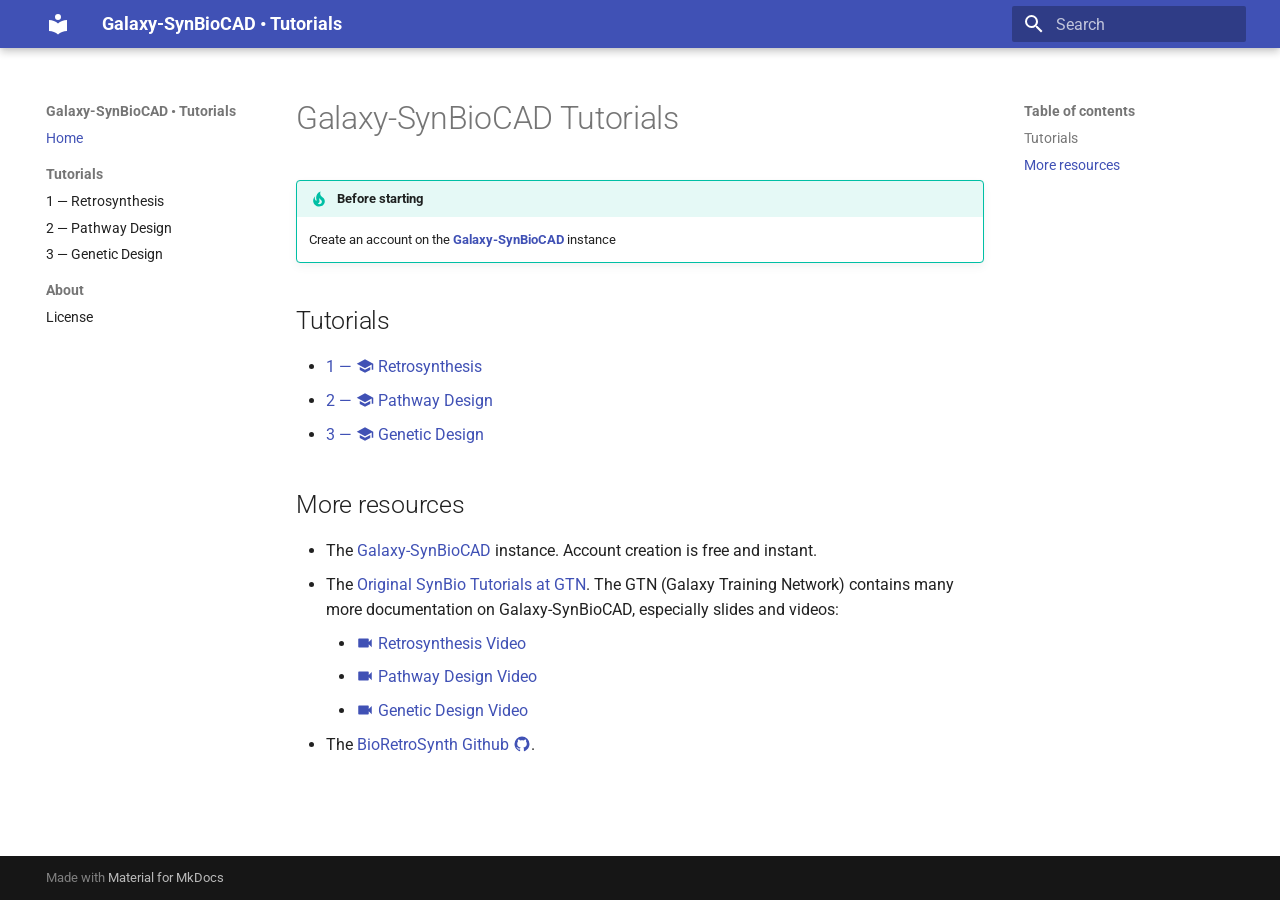
<file: index.html>
<!doctype html>
<html lang="en" class="no-js">
  <head>
    
      <meta charset="utf-8">
      <meta name="viewport" content="width=device-width,initial-scale=1">
      
        <meta name="description" content="Getting started tutorials for Galaxy-SynBioCAD tools">
      
      
      
        <link rel="canonical" href="https://tduigou.github.io/galaxy-synbiocad-tutos/">
      
      
      
        <link rel="next" href="tuto-1-retrosynthesis/">
      
      
      <link rel="icon" href="assets/images/favicon.png">
      <meta name="generator" content="mkdocs-1.6.1, mkdocs-material-9.6.20">
    
    
      
        <title>Galaxy-SynBioCAD • Tutorials</title>
      
    
    
      <link rel="stylesheet" href="assets/stylesheets/main.e53b48f4.min.css">
      
        
        <link rel="stylesheet" href="assets/stylesheets/palette.06af60db.min.css">
      
      


    
    
      
    
    
      
        
        
        <link rel="preconnect" href="https://fonts.gstatic.com" crossorigin>
        <link rel="stylesheet" href="https://fonts.googleapis.com/css?family=Roboto:300,300i,400,400i,700,700i%7CRoboto+Mono:400,400i,700,700i&display=fallback">
        <style>:root{--md-text-font:"Roboto";--md-code-font:"Roboto Mono"}</style>
      
    
    
      <link rel="stylesheet" href="https://cdnjs.cloudflare.com/ajax/libs/font-awesome/6.7.2/css/all.min.css">
    
      <link rel="stylesheet" href="stylesheets/icons.css">
    
      <link rel="stylesheet" href="stylesheets/figures.css">
    
      <link rel="stylesheet" href="stylesheets/tables.css">
    
    <script>__md_scope=new URL(".",location),__md_hash=e=>[...e].reduce(((e,_)=>(e<<5)-e+_.charCodeAt(0)),0),__md_get=(e,_=localStorage,t=__md_scope)=>JSON.parse(_.getItem(t.pathname+"."+e)),__md_set=(e,_,t=localStorage,a=__md_scope)=>{try{t.setItem(a.pathname+"."+e,JSON.stringify(_))}catch(e){}}</script>
    
      

    
    
    
  </head>
  
  
    
    
      
    
    
    
    
    <body dir="ltr" data-md-color-scheme="default" data-md-color-primary="indigo" data-md-color-accent="indigo">
  
    
    <input class="md-toggle" data-md-toggle="drawer" type="checkbox" id="__drawer" autocomplete="off">
    <input class="md-toggle" data-md-toggle="search" type="checkbox" id="__search" autocomplete="off">
    <label class="md-overlay" for="__drawer"></label>
    <div data-md-component="skip">
      
        
        <a href="#tutorials" class="md-skip">
          Skip to content
        </a>
      
    </div>
    <div data-md-component="announce">
      
    </div>
    
    
      

  

<header class="md-header md-header--shadow" data-md-component="header">
  <nav class="md-header__inner md-grid" aria-label="Header">
    <a href="." title="Galaxy-SynBioCAD • Tutorials" class="md-header__button md-logo" aria-label="Galaxy-SynBioCAD • Tutorials" data-md-component="logo">
      
  
  <svg xmlns="http://www.w3.org/2000/svg" viewBox="0 0 24 24"><path d="M12 8a3 3 0 0 0 3-3 3 3 0 0 0-3-3 3 3 0 0 0-3 3 3 3 0 0 0 3 3m0 3.54C9.64 9.35 6.5 8 3 8v11c3.5 0 6.64 1.35 9 3.54 2.36-2.19 5.5-3.54 9-3.54V8c-3.5 0-6.64 1.35-9 3.54"/></svg>

    </a>
    <label class="md-header__button md-icon" for="__drawer">
      
      <svg xmlns="http://www.w3.org/2000/svg" viewBox="0 0 24 24"><path d="M3 6h18v2H3zm0 5h18v2H3zm0 5h18v2H3z"/></svg>
    </label>
    <div class="md-header__title" data-md-component="header-title">
      <div class="md-header__ellipsis">
        <div class="md-header__topic">
          <span class="md-ellipsis">
            Galaxy-SynBioCAD • Tutorials
          </span>
        </div>
        <div class="md-header__topic" data-md-component="header-topic">
          <span class="md-ellipsis">
            
              Home
            
          </span>
        </div>
      </div>
    </div>
    
      
        <form class="md-header__option" data-md-component="palette">
  
    
    
    
    <input class="md-option" data-md-color-media="" data-md-color-scheme="default" data-md-color-primary="indigo" data-md-color-accent="indigo"  aria-hidden="true"  type="radio" name="__palette" id="__palette_0">
    
  
    
    
    
    <input class="md-option" data-md-color-media="" data-md-color-scheme="slate" data-md-color-primary="indigo" data-md-color-accent="indigo"  aria-hidden="true"  type="radio" name="__palette" id="__palette_1">
    
  
</form>
      
    
    
      <script>var palette=__md_get("__palette");if(palette&&palette.color){if("(prefers-color-scheme)"===palette.color.media){var media=matchMedia("(prefers-color-scheme: light)"),input=document.querySelector(media.matches?"[data-md-color-media='(prefers-color-scheme: light)']":"[data-md-color-media='(prefers-color-scheme: dark)']");palette.color.media=input.getAttribute("data-md-color-media"),palette.color.scheme=input.getAttribute("data-md-color-scheme"),palette.color.primary=input.getAttribute("data-md-color-primary"),palette.color.accent=input.getAttribute("data-md-color-accent")}for(var[key,value]of Object.entries(palette.color))document.body.setAttribute("data-md-color-"+key,value)}</script>
    
    
    
      
      
        <label class="md-header__button md-icon" for="__search">
          
          <svg xmlns="http://www.w3.org/2000/svg" viewBox="0 0 24 24"><path d="M9.5 3A6.5 6.5 0 0 1 16 9.5c0 1.61-.59 3.09-1.56 4.23l.27.27h.79l5 5-1.5 1.5-5-5v-.79l-.27-.27A6.52 6.52 0 0 1 9.5 16 6.5 6.5 0 0 1 3 9.5 6.5 6.5 0 0 1 9.5 3m0 2C7 5 5 7 5 9.5S7 14 9.5 14 14 12 14 9.5 12 5 9.5 5"/></svg>
        </label>
        <div class="md-search" data-md-component="search" role="dialog">
  <label class="md-search__overlay" for="__search"></label>
  <div class="md-search__inner" role="search">
    <form class="md-search__form" name="search">
      <input type="text" class="md-search__input" name="query" aria-label="Search" placeholder="Search" autocapitalize="off" autocorrect="off" autocomplete="off" spellcheck="false" data-md-component="search-query" required>
      <label class="md-search__icon md-icon" for="__search">
        
        <svg xmlns="http://www.w3.org/2000/svg" viewBox="0 0 24 24"><path d="M9.5 3A6.5 6.5 0 0 1 16 9.5c0 1.61-.59 3.09-1.56 4.23l.27.27h.79l5 5-1.5 1.5-5-5v-.79l-.27-.27A6.52 6.52 0 0 1 9.5 16 6.5 6.5 0 0 1 3 9.5 6.5 6.5 0 0 1 9.5 3m0 2C7 5 5 7 5 9.5S7 14 9.5 14 14 12 14 9.5 12 5 9.5 5"/></svg>
        
        <svg xmlns="http://www.w3.org/2000/svg" viewBox="0 0 24 24"><path d="M20 11v2H8l5.5 5.5-1.42 1.42L4.16 12l7.92-7.92L13.5 5.5 8 11z"/></svg>
      </label>
      <nav class="md-search__options" aria-label="Search">
        
        <button type="reset" class="md-search__icon md-icon" title="Clear" aria-label="Clear" tabindex="-1">
          
          <svg xmlns="http://www.w3.org/2000/svg" viewBox="0 0 24 24"><path d="M19 6.41 17.59 5 12 10.59 6.41 5 5 6.41 10.59 12 5 17.59 6.41 19 12 13.41 17.59 19 19 17.59 13.41 12z"/></svg>
        </button>
      </nav>
      
        <div class="md-search__suggest" data-md-component="search-suggest"></div>
      
    </form>
    <div class="md-search__output">
      <div class="md-search__scrollwrap" tabindex="0" data-md-scrollfix>
        <div class="md-search-result" data-md-component="search-result">
          <div class="md-search-result__meta">
            Initializing search
          </div>
          <ol class="md-search-result__list" role="presentation"></ol>
        </div>
      </div>
    </div>
  </div>
</div>
      
    
    
  </nav>
  
</header>
    
    <div class="md-container" data-md-component="container">
      
      
        
          
        
      
      <main class="md-main" data-md-component="main">
        <div class="md-main__inner md-grid">
          
            
              
              <div class="md-sidebar md-sidebar--primary" data-md-component="sidebar" data-md-type="navigation" >
                <div class="md-sidebar__scrollwrap">
                  <div class="md-sidebar__inner">
                    



<nav class="md-nav md-nav--primary" aria-label="Navigation" data-md-level="0">
  <label class="md-nav__title" for="__drawer">
    <a href="." title="Galaxy-SynBioCAD • Tutorials" class="md-nav__button md-logo" aria-label="Galaxy-SynBioCAD • Tutorials" data-md-component="logo">
      
  
  <svg xmlns="http://www.w3.org/2000/svg" viewBox="0 0 24 24"><path d="M12 8a3 3 0 0 0 3-3 3 3 0 0 0-3-3 3 3 0 0 0-3 3 3 3 0 0 0 3 3m0 3.54C9.64 9.35 6.5 8 3 8v11c3.5 0 6.64 1.35 9 3.54 2.36-2.19 5.5-3.54 9-3.54V8c-3.5 0-6.64 1.35-9 3.54"/></svg>

    </a>
    Galaxy-SynBioCAD • Tutorials
  </label>
  
  <ul class="md-nav__list" data-md-scrollfix>
    
      
      
  
  
    
  
  
  
    <li class="md-nav__item md-nav__item--active">
      
      <input class="md-nav__toggle md-toggle" type="checkbox" id="__toc">
      
      
      
        <label class="md-nav__link md-nav__link--active" for="__toc">
          
  
  
  <span class="md-ellipsis">
    Home
    
  </span>
  

          <span class="md-nav__icon md-icon"></span>
        </label>
      
      <a href="." class="md-nav__link md-nav__link--active">
        
  
  
  <span class="md-ellipsis">
    Home
    
  </span>
  

      </a>
      
        

<nav class="md-nav md-nav--secondary" aria-label="Table of contents">
  
  
  
  
    <label class="md-nav__title" for="__toc">
      <span class="md-nav__icon md-icon"></span>
      Table of contents
    </label>
    <ul class="md-nav__list" data-md-component="toc" data-md-scrollfix>
      
        <li class="md-nav__item">
  <a href="#tutorials" class="md-nav__link">
    <span class="md-ellipsis">
      Tutorials
    </span>
  </a>
  
</li>
      
        <li class="md-nav__item">
  <a href="#more-resources" class="md-nav__link">
    <span class="md-ellipsis">
      More resources
    </span>
  </a>
  
</li>
      
    </ul>
  
</nav>
      
    </li>
  

    
      
      
  
  
  
  
    
    
    
    
      
        
        
      
    
    
    <li class="md-nav__item md-nav__item--section md-nav__item--nested">
      
        
        
        <input class="md-nav__toggle md-toggle " type="checkbox" id="__nav_2" >
        
          
          <label class="md-nav__link" for="__nav_2" id="__nav_2_label" tabindex="">
            
  
  
  <span class="md-ellipsis">
    Tutorials
    
  </span>
  

            <span class="md-nav__icon md-icon"></span>
          </label>
        
        <nav class="md-nav" data-md-level="1" aria-labelledby="__nav_2_label" aria-expanded="false">
          <label class="md-nav__title" for="__nav_2">
            <span class="md-nav__icon md-icon"></span>
            Tutorials
          </label>
          <ul class="md-nav__list" data-md-scrollfix>
            
              
                
  
  
  
  
    <li class="md-nav__item">
      <a href="tuto-1-retrosynthesis/" class="md-nav__link">
        
  
  
  <span class="md-ellipsis">
    1 — Retrosynthesis
    
  </span>
  

      </a>
    </li>
  

              
            
              
                
  
  
  
  
    <li class="md-nav__item">
      <a href="tuto-2-pathway-analysis/" class="md-nav__link">
        
  
  
  <span class="md-ellipsis">
    2 — Pathway Design
    
  </span>
  

      </a>
    </li>
  

              
            
              
                
  
  
  
  
    <li class="md-nav__item">
      <a href="tuto-3-genetic-design/" class="md-nav__link">
        
  
  
  <span class="md-ellipsis">
    3 — Genetic Design
    
  </span>
  

      </a>
    </li>
  

              
            
          </ul>
        </nav>
      
    </li>
  

    
      
      
  
  
  
  
    
    
    
    
      
        
        
      
    
    
    <li class="md-nav__item md-nav__item--section md-nav__item--nested">
      
        
        
        <input class="md-nav__toggle md-toggle " type="checkbox" id="__nav_3" >
        
          
          <label class="md-nav__link" for="__nav_3" id="__nav_3_label" tabindex="">
            
  
  
  <span class="md-ellipsis">
    About
    
  </span>
  

            <span class="md-nav__icon md-icon"></span>
          </label>
        
        <nav class="md-nav" data-md-level="1" aria-labelledby="__nav_3_label" aria-expanded="false">
          <label class="md-nav__title" for="__nav_3">
            <span class="md-nav__icon md-icon"></span>
            About
          </label>
          <ul class="md-nav__list" data-md-scrollfix>
            
              
                
  
  
  
  
    <li class="md-nav__item">
      <a href="license/" class="md-nav__link">
        
  
  
  <span class="md-ellipsis">
    License
    
  </span>
  

      </a>
    </li>
  

              
            
          </ul>
        </nav>
      
    </li>
  

    
  </ul>
</nav>
                  </div>
                </div>
              </div>
            
            
              
              <div class="md-sidebar md-sidebar--secondary" data-md-component="sidebar" data-md-type="toc" >
                <div class="md-sidebar__scrollwrap">
                  <div class="md-sidebar__inner">
                    

<nav class="md-nav md-nav--secondary" aria-label="Table of contents">
  
  
  
  
    <label class="md-nav__title" for="__toc">
      <span class="md-nav__icon md-icon"></span>
      Table of contents
    </label>
    <ul class="md-nav__list" data-md-component="toc" data-md-scrollfix>
      
        <li class="md-nav__item">
  <a href="#tutorials" class="md-nav__link">
    <span class="md-ellipsis">
      Tutorials
    </span>
  </a>
  
</li>
      
        <li class="md-nav__item">
  <a href="#more-resources" class="md-nav__link">
    <span class="md-ellipsis">
      More resources
    </span>
  </a>
  
</li>
      
    </ul>
  
</nav>
                  </div>
                </div>
              </div>
            
          
          
            <div class="md-content" data-md-component="content">
              <article class="md-content__inner md-typeset">
                
                  



<h1 id="galaxysynbiocad-tutorials">Galaxy‑SynBioCAD Tutorials<a class="headerlink" href="#galaxysynbiocad-tutorials" title="Permanent link">&para;</a></h1>
<div class="admonition tip">
<p class="admonition-title">Before starting</p>
<p>Create an account on the <a href="https://galaxy-synbiocad.org/"><strong>Galaxy-SynBioCAD</strong></a> instance</p>
</div>
<h2 id="tutorials">Tutorials<a class="headerlink" href="#tutorials" title="Permanent link">&para;</a></h2>
<ul>
<li><a href="tuto-1-retrosynthesis/">1 — <span class="twemoji"><svg xmlns="http://www.w3.org/2000/svg" viewBox="0 0 24 24"><path d="M12 3 1 9l11 6 9-4.91V17h2V9M5 13.18v4L12 21l7-3.82v-4L12 17z"/></svg></span> Retrosynthesis</a></li>
<li><a href="tuto-2-pathway-analysis/">2 — <span class="twemoji"><svg xmlns="http://www.w3.org/2000/svg" viewBox="0 0 24 24"><path d="M12 3 1 9l11 6 9-4.91V17h2V9M5 13.18v4L12 21l7-3.82v-4L12 17z"/></svg></span> Pathway Design</a></li>
<li><a href="tuto-3-genetic-design/">3 — <span class="twemoji"><svg xmlns="http://www.w3.org/2000/svg" viewBox="0 0 24 24"><path d="M12 3 1 9l11 6 9-4.91V17h2V9M5 13.18v4L12 21l7-3.82v-4L12 17z"/></svg></span> Genetic Design</a></li>
</ul>
<h2 id="more-resources">More resources<a class="headerlink" href="#more-resources" title="Permanent link">&para;</a></h2>
<ul>
<li>The <a href="https://galaxy-synbiocad.org/">Galaxy-SynBioCAD</a> instance. Account creation is free and instant.</li>
<li>The <a href="https://training.galaxyproject.org/training-material/topics/synthetic-biology/">Original SynBio Tutorials at GTN</a>. The GTN (Galaxy Training Network) contains many more documentation on Galaxy-SynBioCAD, especially slides and videos:<ul>
<li><a href="https://training.galaxyproject.org/training-material/topics/synthetic-biology/tutorials/retrosynthesis_analysis/recordings/"><span class="twemoji"><svg xmlns="http://www.w3.org/2000/svg" viewBox="0 0 24 24"><path d="M17 10.5V7a1 1 0 0 0-1-1H4a1 1 0 0 0-1 1v10a1 1 0 0 0 1 1h12a1 1 0 0 0 1-1v-3.5l4 4v-11z"/></svg></span> Retrosynthesis Video</a></li>
<li><a href="https://training.galaxyproject.org/training-material/topics/synthetic-biology/tutorials/pathway_analysis/recordings/"><span class="twemoji"><svg xmlns="http://www.w3.org/2000/svg" viewBox="0 0 24 24"><path d="M17 10.5V7a1 1 0 0 0-1-1H4a1 1 0 0 0-1 1v10a1 1 0 0 0 1 1h12a1 1 0 0 0 1-1v-3.5l4 4v-11z"/></svg></span> Pathway Design Video</a></li>
<li><a href="https://training.galaxyproject.org/training-material/topics/synthetic-biology/tutorials/basic_assembly_analysis/recordings/"><span class="twemoji"><svg xmlns="http://www.w3.org/2000/svg" viewBox="0 0 24 24"><path d="M17 10.5V7a1 1 0 0 0-1-1H4a1 1 0 0 0-1 1v10a1 1 0 0 0 1 1h12a1 1 0 0 0 1-1v-3.5l4 4v-11z"/></svg></span> Genetic Design Video</a></li>
</ul>
</li>
<li>The <a href="https://github.com/brsynth">BioRetroSynth Github <span class="twemoji"><svg xmlns="http://www.w3.org/2000/svg" viewBox="0 0 24 24"><path d="M12 2A10 10 0 0 0 2 12c0 4.42 2.87 8.17 6.84 9.5.5.08.66-.23.66-.5v-1.69c-2.77.6-3.36-1.34-3.36-1.34-.46-1.16-1.11-1.47-1.11-1.47-.91-.62.07-.6.07-.6 1 .07 1.53 1.03 1.53 1.03.87 1.52 2.34 1.07 2.91.83.09-.65.35-1.09.63-1.34-2.22-.25-4.55-1.11-4.55-4.92 0-1.11.38-2 1.03-2.71-.1-.25-.45-1.29.1-2.64 0 0 .84-.27 2.75 1.02.79-.22 1.65-.33 2.5-.33s1.71.11 2.5.33c1.91-1.29 2.75-1.02 2.75-1.02.55 1.35.2 2.39.1 2.64.65.71 1.03 1.6 1.03 2.71 0 3.82-2.34 4.66-4.57 4.91.36.31.69.92.69 1.85V21c0 .27.16.59.67.5C19.14 20.16 22 16.42 22 12A10 10 0 0 0 12 2"/></svg></span></a>.</li>
</ul>












                
              </article>
            </div>
          
          
  <script>var tabs=__md_get("__tabs");if(Array.isArray(tabs))e:for(var set of document.querySelectorAll(".tabbed-set")){var labels=set.querySelector(".tabbed-labels");for(var tab of tabs)for(var label of labels.getElementsByTagName("label"))if(label.innerText.trim()===tab){var input=document.getElementById(label.htmlFor);input.checked=!0;continue e}}</script>

<script>var target=document.getElementById(location.hash.slice(1));target&&target.name&&(target.checked=target.name.startsWith("__tabbed_"))</script>
        </div>
        
          <button type="button" class="md-top md-icon" data-md-component="top" hidden>
  
  <svg xmlns="http://www.w3.org/2000/svg" viewBox="0 0 24 24"><path d="M13 20h-2V8l-5.5 5.5-1.42-1.42L12 4.16l7.92 7.92-1.42 1.42L13 8z"/></svg>
  Back to top
</button>
        
      </main>
      
        <footer class="md-footer">
  
  <div class="md-footer-meta md-typeset">
    <div class="md-footer-meta__inner md-grid">
      <div class="md-copyright">
  
  
    Made with
    <a href="https://squidfunk.github.io/mkdocs-material/" target="_blank" rel="noopener">
      Material for MkDocs
    </a>
  
</div>
      
    </div>
  </div>
</footer>
      
    </div>
    <div class="md-dialog" data-md-component="dialog">
      <div class="md-dialog__inner md-typeset"></div>
    </div>
    
    
    
      
      <script id="__config" type="application/json">{"base": ".", "features": ["navigation.instant", "navigation.sections", "navigation.top", "search.suggest", "search.highlight", "content.code.copy", "content.tabs.link"], "search": "assets/javascripts/workers/search.973d3a69.min.js", "tags": null, "translations": {"clipboard.copied": "Copied to clipboard", "clipboard.copy": "Copy to clipboard", "search.result.more.one": "1 more on this page", "search.result.more.other": "# more on this page", "search.result.none": "No matching documents", "search.result.one": "1 matching document", "search.result.other": "# matching documents", "search.result.placeholder": "Type to start searching", "search.result.term.missing": "Missing", "select.version": "Select version"}, "version": null}</script>
    
    
      <script src="assets/javascripts/bundle.f55a23d4.min.js"></script>
      
    
  </body>
</html>
</file>
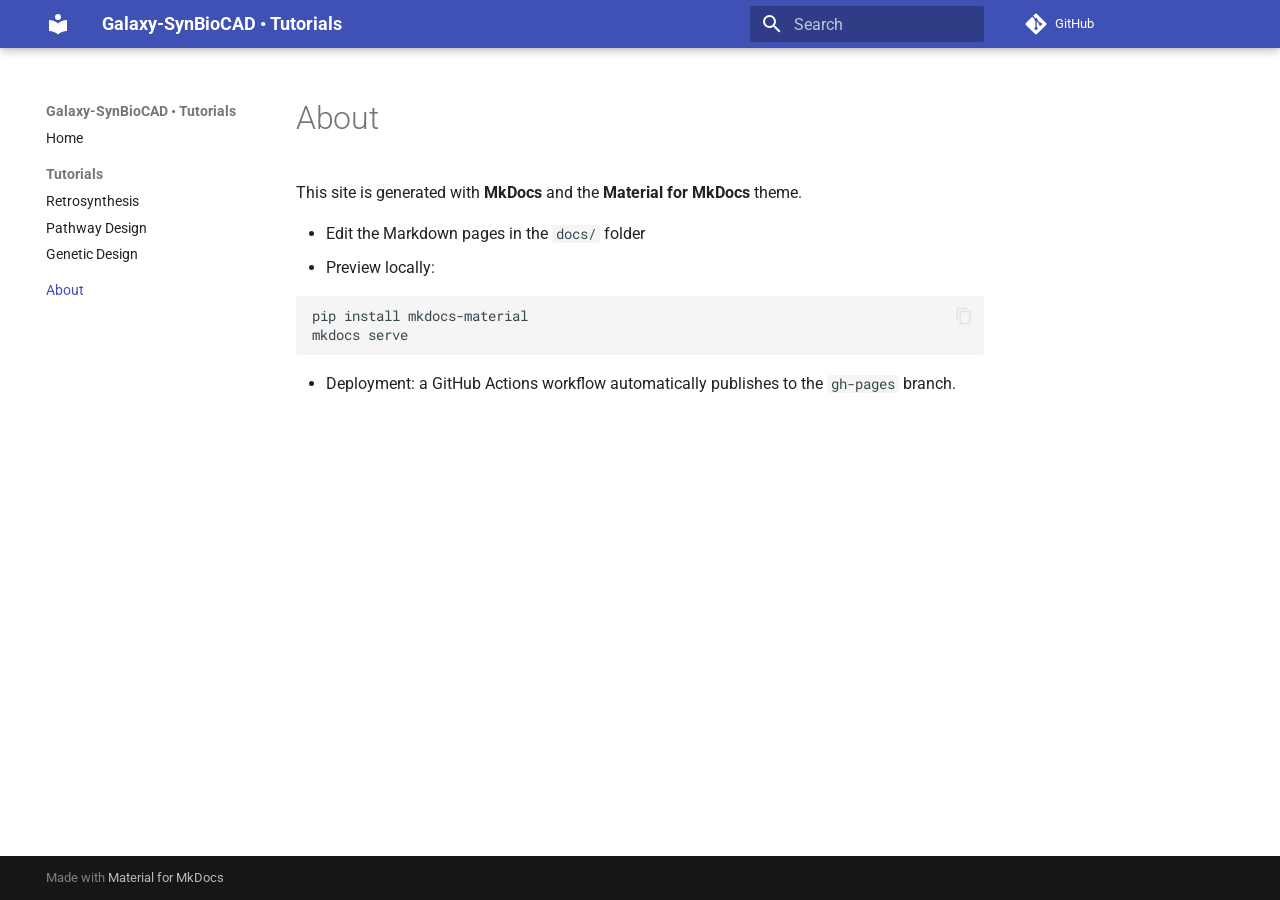
<file: about/index.html>
<!doctype html>
<html lang="en" class="no-js">
  <head>
    
      <meta charset="utf-8">
      <meta name="viewport" content="width=device-width,initial-scale=1">
      
        <meta name="description" content="Getting started tutorials for Galaxy-SynBioCAD tools">
      
      
      
        <link rel="canonical" href="https://tduigou.github.io/galaxy-synbiocad-tutos/about/">
      
      
        <link rel="prev" href="../tuto-3-genetic-design/">
      
      
      
      <link rel="icon" href="../assets/images/favicon.png">
      <meta name="generator" content="mkdocs-1.6.1, mkdocs-material-9.6.20">
    
    
      
        <title>About - Galaxy-SynBioCAD • Tutorials</title>
      
    
    
      <link rel="stylesheet" href="../assets/stylesheets/main.e53b48f4.min.css">
      
        
        <link rel="stylesheet" href="../assets/stylesheets/palette.06af60db.min.css">
      
      


    
    
      
    
    
      
        
        
        <link rel="preconnect" href="https://fonts.gstatic.com" crossorigin>
        <link rel="stylesheet" href="https://fonts.googleapis.com/css?family=Roboto:300,300i,400,400i,700,700i%7CRoboto+Mono:400,400i,700,700i&display=fallback">
        <style>:root{--md-text-font:"Roboto";--md-code-font:"Roboto Mono"}</style>
      
    
    
      <link rel="stylesheet" href="https://cdnjs.cloudflare.com/ajax/libs/font-awesome/6.7.2/css/all.min.css">
    
      <link rel="stylesheet" href="../stylesheets/icons.css">
    
      <link rel="stylesheet" href="../stylesheets/figures.css">
    
      <link rel="stylesheet" href="../stylesheets/tables.css">
    
    <script>__md_scope=new URL("..",location),__md_hash=e=>[...e].reduce(((e,_)=>(e<<5)-e+_.charCodeAt(0)),0),__md_get=(e,_=localStorage,t=__md_scope)=>JSON.parse(_.getItem(t.pathname+"."+e)),__md_set=(e,_,t=localStorage,a=__md_scope)=>{try{t.setItem(a.pathname+"."+e,JSON.stringify(_))}catch(e){}}</script>
    
      

    
    
    
  </head>
  
  
    
    
      
    
    
    
    
    <body dir="ltr" data-md-color-scheme="default" data-md-color-primary="indigo" data-md-color-accent="indigo">
  
    
    <input class="md-toggle" data-md-toggle="drawer" type="checkbox" id="__drawer" autocomplete="off">
    <input class="md-toggle" data-md-toggle="search" type="checkbox" id="__search" autocomplete="off">
    <label class="md-overlay" for="__drawer"></label>
    <div data-md-component="skip">
      
    </div>
    <div data-md-component="announce">
      
    </div>
    
    
      

  

<header class="md-header md-header--shadow" data-md-component="header">
  <nav class="md-header__inner md-grid" aria-label="Header">
    <a href=".." title="Galaxy-SynBioCAD • Tutorials" class="md-header__button md-logo" aria-label="Galaxy-SynBioCAD • Tutorials" data-md-component="logo">
      
  
  <svg xmlns="http://www.w3.org/2000/svg" viewBox="0 0 24 24"><path d="M12 8a3 3 0 0 0 3-3 3 3 0 0 0-3-3 3 3 0 0 0-3 3 3 3 0 0 0 3 3m0 3.54C9.64 9.35 6.5 8 3 8v11c3.5 0 6.64 1.35 9 3.54 2.36-2.19 5.5-3.54 9-3.54V8c-3.5 0-6.64 1.35-9 3.54"/></svg>

    </a>
    <label class="md-header__button md-icon" for="__drawer">
      
      <svg xmlns="http://www.w3.org/2000/svg" viewBox="0 0 24 24"><path d="M3 6h18v2H3zm0 5h18v2H3zm0 5h18v2H3z"/></svg>
    </label>
    <div class="md-header__title" data-md-component="header-title">
      <div class="md-header__ellipsis">
        <div class="md-header__topic">
          <span class="md-ellipsis">
            Galaxy-SynBioCAD • Tutorials
          </span>
        </div>
        <div class="md-header__topic" data-md-component="header-topic">
          <span class="md-ellipsis">
            
              About
            
          </span>
        </div>
      </div>
    </div>
    
      
        <form class="md-header__option" data-md-component="palette">
  
    
    
    
    <input class="md-option" data-md-color-media="" data-md-color-scheme="default" data-md-color-primary="indigo" data-md-color-accent="indigo"  aria-hidden="true"  type="radio" name="__palette" id="__palette_0">
    
  
    
    
    
    <input class="md-option" data-md-color-media="" data-md-color-scheme="slate" data-md-color-primary="indigo" data-md-color-accent="indigo"  aria-hidden="true"  type="radio" name="__palette" id="__palette_1">
    
  
</form>
      
    
    
      <script>var palette=__md_get("__palette");if(palette&&palette.color){if("(prefers-color-scheme)"===palette.color.media){var media=matchMedia("(prefers-color-scheme: light)"),input=document.querySelector(media.matches?"[data-md-color-media='(prefers-color-scheme: light)']":"[data-md-color-media='(prefers-color-scheme: dark)']");palette.color.media=input.getAttribute("data-md-color-media"),palette.color.scheme=input.getAttribute("data-md-color-scheme"),palette.color.primary=input.getAttribute("data-md-color-primary"),palette.color.accent=input.getAttribute("data-md-color-accent")}for(var[key,value]of Object.entries(palette.color))document.body.setAttribute("data-md-color-"+key,value)}</script>
    
    
    
      
      
        <label class="md-header__button md-icon" for="__search">
          
          <svg xmlns="http://www.w3.org/2000/svg" viewBox="0 0 24 24"><path d="M9.5 3A6.5 6.5 0 0 1 16 9.5c0 1.61-.59 3.09-1.56 4.23l.27.27h.79l5 5-1.5 1.5-5-5v-.79l-.27-.27A6.52 6.52 0 0 1 9.5 16 6.5 6.5 0 0 1 3 9.5 6.5 6.5 0 0 1 9.5 3m0 2C7 5 5 7 5 9.5S7 14 9.5 14 14 12 14 9.5 12 5 9.5 5"/></svg>
        </label>
        <div class="md-search" data-md-component="search" role="dialog">
  <label class="md-search__overlay" for="__search"></label>
  <div class="md-search__inner" role="search">
    <form class="md-search__form" name="search">
      <input type="text" class="md-search__input" name="query" aria-label="Search" placeholder="Search" autocapitalize="off" autocorrect="off" autocomplete="off" spellcheck="false" data-md-component="search-query" required>
      <label class="md-search__icon md-icon" for="__search">
        
        <svg xmlns="http://www.w3.org/2000/svg" viewBox="0 0 24 24"><path d="M9.5 3A6.5 6.5 0 0 1 16 9.5c0 1.61-.59 3.09-1.56 4.23l.27.27h.79l5 5-1.5 1.5-5-5v-.79l-.27-.27A6.52 6.52 0 0 1 9.5 16 6.5 6.5 0 0 1 3 9.5 6.5 6.5 0 0 1 9.5 3m0 2C7 5 5 7 5 9.5S7 14 9.5 14 14 12 14 9.5 12 5 9.5 5"/></svg>
        
        <svg xmlns="http://www.w3.org/2000/svg" viewBox="0 0 24 24"><path d="M20 11v2H8l5.5 5.5-1.42 1.42L4.16 12l7.92-7.92L13.5 5.5 8 11z"/></svg>
      </label>
      <nav class="md-search__options" aria-label="Search">
        
        <button type="reset" class="md-search__icon md-icon" title="Clear" aria-label="Clear" tabindex="-1">
          
          <svg xmlns="http://www.w3.org/2000/svg" viewBox="0 0 24 24"><path d="M19 6.41 17.59 5 12 10.59 6.41 5 5 6.41 10.59 12 5 17.59 6.41 19 12 13.41 17.59 19 19 17.59 13.41 12z"/></svg>
        </button>
      </nav>
      
        <div class="md-search__suggest" data-md-component="search-suggest"></div>
      
    </form>
    <div class="md-search__output">
      <div class="md-search__scrollwrap" tabindex="0" data-md-scrollfix>
        <div class="md-search-result" data-md-component="search-result">
          <div class="md-search-result__meta">
            Initializing search
          </div>
          <ol class="md-search-result__list" role="presentation"></ol>
        </div>
      </div>
    </div>
  </div>
</div>
      
    
    
      <div class="md-header__source">
        <a href="https://github.com/tduigou/galaxy-synbiocad-tutos" title="Go to repository" class="md-source" data-md-component="source">
  <div class="md-source__icon md-icon">
    
    <svg xmlns="http://www.w3.org/2000/svg" viewBox="0 0 448 512"><!--! Font Awesome Free 7.0.0 by @fontawesome - https://fontawesome.com License - https://fontawesome.com/license/free (Icons: CC BY 4.0, Fonts: SIL OFL 1.1, Code: MIT License) Copyright 2025 Fonticons, Inc.--><path d="M439.6 236.1 244 40.5c-5.4-5.5-12.8-8.5-20.4-8.5s-15 3-20.4 8.4L162.5 81l51.5 51.5c27.1-9.1 52.7 16.8 43.4 43.7l49.7 49.7c34.2-11.8 61.2 31 35.5 56.7-26.5 26.5-70.2-2.9-56-37.3L240.3 199v121.9c25.3 12.5 22.3 41.8 9.1 55-6.4 6.4-15.2 10.1-24.3 10.1s-17.8-3.6-24.3-10.1c-17.6-17.6-11.1-46.9 11.2-56v-123c-20.8-8.5-24.6-30.7-18.6-45L142.6 101 8.5 235.1C3 240.6 0 247.9 0 255.5s3 15 8.5 20.4l195.6 195.7c5.4 5.4 12.7 8.4 20.4 8.4s15-3 20.4-8.4l194.7-194.7c5.4-5.4 8.4-12.8 8.4-20.4s-3-15-8.4-20.4"/></svg>
  </div>
  <div class="md-source__repository">
    GitHub
  </div>
</a>
      </div>
    
  </nav>
  
</header>
    
    <div class="md-container" data-md-component="container">
      
      
        
          
        
      
      <main class="md-main" data-md-component="main">
        <div class="md-main__inner md-grid">
          
            
              
              <div class="md-sidebar md-sidebar--primary" data-md-component="sidebar" data-md-type="navigation" >
                <div class="md-sidebar__scrollwrap">
                  <div class="md-sidebar__inner">
                    



<nav class="md-nav md-nav--primary" aria-label="Navigation" data-md-level="0">
  <label class="md-nav__title" for="__drawer">
    <a href=".." title="Galaxy-SynBioCAD • Tutorials" class="md-nav__button md-logo" aria-label="Galaxy-SynBioCAD • Tutorials" data-md-component="logo">
      
  
  <svg xmlns="http://www.w3.org/2000/svg" viewBox="0 0 24 24"><path d="M12 8a3 3 0 0 0 3-3 3 3 0 0 0-3-3 3 3 0 0 0-3 3 3 3 0 0 0 3 3m0 3.54C9.64 9.35 6.5 8 3 8v11c3.5 0 6.64 1.35 9 3.54 2.36-2.19 5.5-3.54 9-3.54V8c-3.5 0-6.64 1.35-9 3.54"/></svg>

    </a>
    Galaxy-SynBioCAD • Tutorials
  </label>
  
    <div class="md-nav__source">
      <a href="https://github.com/tduigou/galaxy-synbiocad-tutos" title="Go to repository" class="md-source" data-md-component="source">
  <div class="md-source__icon md-icon">
    
    <svg xmlns="http://www.w3.org/2000/svg" viewBox="0 0 448 512"><!--! Font Awesome Free 7.0.0 by @fontawesome - https://fontawesome.com License - https://fontawesome.com/license/free (Icons: CC BY 4.0, Fonts: SIL OFL 1.1, Code: MIT License) Copyright 2025 Fonticons, Inc.--><path d="M439.6 236.1 244 40.5c-5.4-5.5-12.8-8.5-20.4-8.5s-15 3-20.4 8.4L162.5 81l51.5 51.5c27.1-9.1 52.7 16.8 43.4 43.7l49.7 49.7c34.2-11.8 61.2 31 35.5 56.7-26.5 26.5-70.2-2.9-56-37.3L240.3 199v121.9c25.3 12.5 22.3 41.8 9.1 55-6.4 6.4-15.2 10.1-24.3 10.1s-17.8-3.6-24.3-10.1c-17.6-17.6-11.1-46.9 11.2-56v-123c-20.8-8.5-24.6-30.7-18.6-45L142.6 101 8.5 235.1C3 240.6 0 247.9 0 255.5s3 15 8.5 20.4l195.6 195.7c5.4 5.4 12.7 8.4 20.4 8.4s15-3 20.4-8.4l194.7-194.7c5.4-5.4 8.4-12.8 8.4-20.4s-3-15-8.4-20.4"/></svg>
  </div>
  <div class="md-source__repository">
    GitHub
  </div>
</a>
    </div>
  
  <ul class="md-nav__list" data-md-scrollfix>
    
      
      
  
  
  
  
    <li class="md-nav__item">
      <a href=".." class="md-nav__link">
        
  
  
  <span class="md-ellipsis">
    Home
    
  </span>
  

      </a>
    </li>
  

    
      
      
  
  
  
  
    
    
    
    
      
        
        
      
    
    
    <li class="md-nav__item md-nav__item--section md-nav__item--nested">
      
        
        
        <input class="md-nav__toggle md-toggle " type="checkbox" id="__nav_2" >
        
          
          <label class="md-nav__link" for="__nav_2" id="__nav_2_label" tabindex="">
            
  
  
  <span class="md-ellipsis">
    Tutorials
    
  </span>
  

            <span class="md-nav__icon md-icon"></span>
          </label>
        
        <nav class="md-nav" data-md-level="1" aria-labelledby="__nav_2_label" aria-expanded="false">
          <label class="md-nav__title" for="__nav_2">
            <span class="md-nav__icon md-icon"></span>
            Tutorials
          </label>
          <ul class="md-nav__list" data-md-scrollfix>
            
              
                
  
  
  
  
    <li class="md-nav__item">
      <a href="../tuto-1-retrosynthesis/" class="md-nav__link">
        
  
  
  <span class="md-ellipsis">
    Retrosynthesis
    
  </span>
  

      </a>
    </li>
  

              
            
              
                
  
  
  
  
    <li class="md-nav__item">
      <a href="../tuto-2-pathway-analysis/" class="md-nav__link">
        
  
  
  <span class="md-ellipsis">
    Pathway Design
    
  </span>
  

      </a>
    </li>
  

              
            
              
                
  
  
  
  
    <li class="md-nav__item">
      <a href="../tuto-3-genetic-design/" class="md-nav__link">
        
  
  
  <span class="md-ellipsis">
    Genetic Design
    
  </span>
  

      </a>
    </li>
  

              
            
          </ul>
        </nav>
      
    </li>
  

    
      
      
  
  
    
  
  
  
    <li class="md-nav__item md-nav__item--active">
      
      <input class="md-nav__toggle md-toggle" type="checkbox" id="__toc">
      
      
      
      <a href="./" class="md-nav__link md-nav__link--active">
        
  
  
  <span class="md-ellipsis">
    About
    
  </span>
  

      </a>
      
    </li>
  

    
  </ul>
</nav>
                  </div>
                </div>
              </div>
            
            
              
              <div class="md-sidebar md-sidebar--secondary" data-md-component="sidebar" data-md-type="toc" >
                <div class="md-sidebar__scrollwrap">
                  <div class="md-sidebar__inner">
                    

<nav class="md-nav md-nav--secondary" aria-label="Table of contents">
  
  
  
  
</nav>
                  </div>
                </div>
              </div>
            
          
          
            <div class="md-content" data-md-component="content">
              <article class="md-content__inner md-typeset">
                
                  


  
  


<h1 id="about">About<a class="headerlink" href="#about" title="Permanent link">&para;</a></h1>
<p>This site is generated with <strong>MkDocs</strong> and the <strong>Material for MkDocs</strong> theme.</p>
<ul>
<li>Edit the Markdown pages in the <code>docs/</code> folder</li>
<li>Preview locally:</li>
</ul>
<div class="highlight"><pre><span></span><code>pip<span class="w"> </span>install<span class="w"> </span>mkdocs-material
mkdocs<span class="w"> </span>serve
</code></pre></div>
<ul>
<li>Deployment: a GitHub Actions workflow automatically publishes to the <code>gh-pages</code> branch.</li>
</ul>












                
              </article>
            </div>
          
          
  <script>var tabs=__md_get("__tabs");if(Array.isArray(tabs))e:for(var set of document.querySelectorAll(".tabbed-set")){var labels=set.querySelector(".tabbed-labels");for(var tab of tabs)for(var label of labels.getElementsByTagName("label"))if(label.innerText.trim()===tab){var input=document.getElementById(label.htmlFor);input.checked=!0;continue e}}</script>

<script>var target=document.getElementById(location.hash.slice(1));target&&target.name&&(target.checked=target.name.startsWith("__tabbed_"))</script>
        </div>
        
          <button type="button" class="md-top md-icon" data-md-component="top" hidden>
  
  <svg xmlns="http://www.w3.org/2000/svg" viewBox="0 0 24 24"><path d="M13 20h-2V8l-5.5 5.5-1.42-1.42L12 4.16l7.92 7.92-1.42 1.42L13 8z"/></svg>
  Back to top
</button>
        
      </main>
      
        <footer class="md-footer">
  
  <div class="md-footer-meta md-typeset">
    <div class="md-footer-meta__inner md-grid">
      <div class="md-copyright">
  
  
    Made with
    <a href="https://squidfunk.github.io/mkdocs-material/" target="_blank" rel="noopener">
      Material for MkDocs
    </a>
  
</div>
      
    </div>
  </div>
</footer>
      
    </div>
    <div class="md-dialog" data-md-component="dialog">
      <div class="md-dialog__inner md-typeset"></div>
    </div>
    
    
    
      
      <script id="__config" type="application/json">{"base": "..", "features": ["navigation.instant", "navigation.sections", "navigation.top", "search.suggest", "search.highlight", "content.code.copy", "content.tabs.link"], "search": "../assets/javascripts/workers/search.973d3a69.min.js", "tags": null, "translations": {"clipboard.copied": "Copied to clipboard", "clipboard.copy": "Copy to clipboard", "search.result.more.one": "1 more on this page", "search.result.more.other": "# more on this page", "search.result.none": "No matching documents", "search.result.one": "1 matching document", "search.result.other": "# matching documents", "search.result.placeholder": "Type to start searching", "search.result.term.missing": "Missing", "select.version": "Select version"}, "version": null}</script>
    
    
      <script src="../assets/javascripts/bundle.f55a23d4.min.js"></script>
      
    
  </body>
</html>
</file>
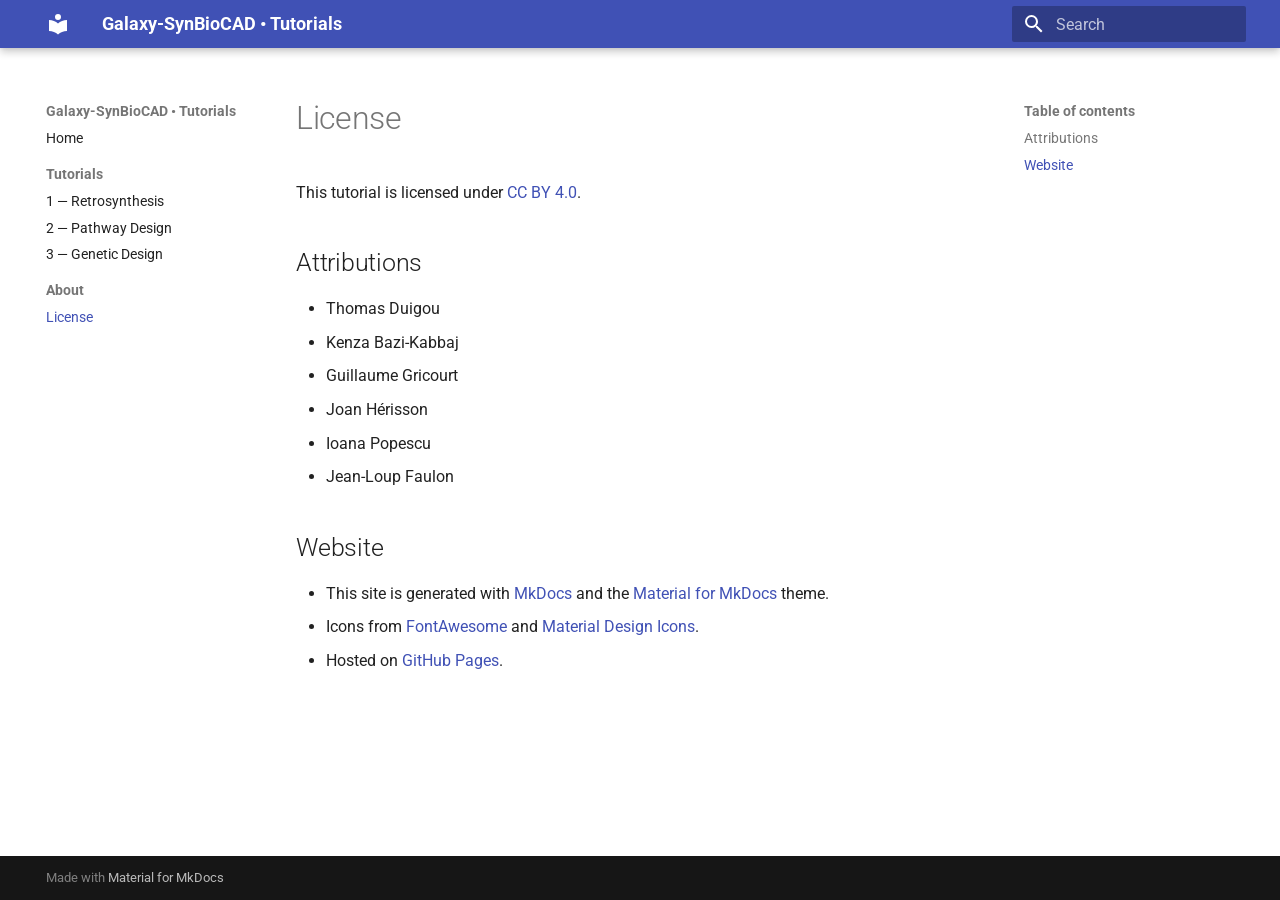
<file: license/index.html>
<!doctype html>
<html lang="en" class="no-js">
  <head>
    
      <meta charset="utf-8">
      <meta name="viewport" content="width=device-width,initial-scale=1">
      
        <meta name="description" content="Getting started tutorials for Galaxy-SynBioCAD tools">
      
      
      
        <link rel="canonical" href="https://tduigou.github.io/galaxy-synbiocad-tutos/license/">
      
      
        <link rel="prev" href="../tuto-3-genetic-design/">
      
      
      
      <link rel="icon" href="../assets/images/favicon.png">
      <meta name="generator" content="mkdocs-1.6.1, mkdocs-material-9.6.20">
    
    
      
        <title>License - Galaxy-SynBioCAD • Tutorials</title>
      
    
    
      <link rel="stylesheet" href="../assets/stylesheets/main.e53b48f4.min.css">
      
        
        <link rel="stylesheet" href="../assets/stylesheets/palette.06af60db.min.css">
      
      


    
    
      
    
    
      
        
        
        <link rel="preconnect" href="https://fonts.gstatic.com" crossorigin>
        <link rel="stylesheet" href="https://fonts.googleapis.com/css?family=Roboto:300,300i,400,400i,700,700i%7CRoboto+Mono:400,400i,700,700i&display=fallback">
        <style>:root{--md-text-font:"Roboto";--md-code-font:"Roboto Mono"}</style>
      
    
    
      <link rel="stylesheet" href="https://cdnjs.cloudflare.com/ajax/libs/font-awesome/6.7.2/css/all.min.css">
    
      <link rel="stylesheet" href="../stylesheets/icons.css">
    
      <link rel="stylesheet" href="../stylesheets/figures.css">
    
      <link rel="stylesheet" href="../stylesheets/tables.css">
    
    <script>__md_scope=new URL("..",location),__md_hash=e=>[...e].reduce(((e,_)=>(e<<5)-e+_.charCodeAt(0)),0),__md_get=(e,_=localStorage,t=__md_scope)=>JSON.parse(_.getItem(t.pathname+"."+e)),__md_set=(e,_,t=localStorage,a=__md_scope)=>{try{t.setItem(a.pathname+"."+e,JSON.stringify(_))}catch(e){}}</script>
    
      

    
    
    
  </head>
  
  
    
    
      
    
    
    
    
    <body dir="ltr" data-md-color-scheme="default" data-md-color-primary="indigo" data-md-color-accent="indigo">
  
    
    <input class="md-toggle" data-md-toggle="drawer" type="checkbox" id="__drawer" autocomplete="off">
    <input class="md-toggle" data-md-toggle="search" type="checkbox" id="__search" autocomplete="off">
    <label class="md-overlay" for="__drawer"></label>
    <div data-md-component="skip">
      
        
        <a href="#attributions" class="md-skip">
          Skip to content
        </a>
      
    </div>
    <div data-md-component="announce">
      
    </div>
    
    
      

  

<header class="md-header md-header--shadow" data-md-component="header">
  <nav class="md-header__inner md-grid" aria-label="Header">
    <a href=".." title="Galaxy-SynBioCAD • Tutorials" class="md-header__button md-logo" aria-label="Galaxy-SynBioCAD • Tutorials" data-md-component="logo">
      
  
  <svg xmlns="http://www.w3.org/2000/svg" viewBox="0 0 24 24"><path d="M12 8a3 3 0 0 0 3-3 3 3 0 0 0-3-3 3 3 0 0 0-3 3 3 3 0 0 0 3 3m0 3.54C9.64 9.35 6.5 8 3 8v11c3.5 0 6.64 1.35 9 3.54 2.36-2.19 5.5-3.54 9-3.54V8c-3.5 0-6.64 1.35-9 3.54"/></svg>

    </a>
    <label class="md-header__button md-icon" for="__drawer">
      
      <svg xmlns="http://www.w3.org/2000/svg" viewBox="0 0 24 24"><path d="M3 6h18v2H3zm0 5h18v2H3zm0 5h18v2H3z"/></svg>
    </label>
    <div class="md-header__title" data-md-component="header-title">
      <div class="md-header__ellipsis">
        <div class="md-header__topic">
          <span class="md-ellipsis">
            Galaxy-SynBioCAD • Tutorials
          </span>
        </div>
        <div class="md-header__topic" data-md-component="header-topic">
          <span class="md-ellipsis">
            
              License
            
          </span>
        </div>
      </div>
    </div>
    
      
        <form class="md-header__option" data-md-component="palette">
  
    
    
    
    <input class="md-option" data-md-color-media="" data-md-color-scheme="default" data-md-color-primary="indigo" data-md-color-accent="indigo"  aria-hidden="true"  type="radio" name="__palette" id="__palette_0">
    
  
    
    
    
    <input class="md-option" data-md-color-media="" data-md-color-scheme="slate" data-md-color-primary="indigo" data-md-color-accent="indigo"  aria-hidden="true"  type="radio" name="__palette" id="__palette_1">
    
  
</form>
      
    
    
      <script>var palette=__md_get("__palette");if(palette&&palette.color){if("(prefers-color-scheme)"===palette.color.media){var media=matchMedia("(prefers-color-scheme: light)"),input=document.querySelector(media.matches?"[data-md-color-media='(prefers-color-scheme: light)']":"[data-md-color-media='(prefers-color-scheme: dark)']");palette.color.media=input.getAttribute("data-md-color-media"),palette.color.scheme=input.getAttribute("data-md-color-scheme"),palette.color.primary=input.getAttribute("data-md-color-primary"),palette.color.accent=input.getAttribute("data-md-color-accent")}for(var[key,value]of Object.entries(palette.color))document.body.setAttribute("data-md-color-"+key,value)}</script>
    
    
    
      
      
        <label class="md-header__button md-icon" for="__search">
          
          <svg xmlns="http://www.w3.org/2000/svg" viewBox="0 0 24 24"><path d="M9.5 3A6.5 6.5 0 0 1 16 9.5c0 1.61-.59 3.09-1.56 4.23l.27.27h.79l5 5-1.5 1.5-5-5v-.79l-.27-.27A6.52 6.52 0 0 1 9.5 16 6.5 6.5 0 0 1 3 9.5 6.5 6.5 0 0 1 9.5 3m0 2C7 5 5 7 5 9.5S7 14 9.5 14 14 12 14 9.5 12 5 9.5 5"/></svg>
        </label>
        <div class="md-search" data-md-component="search" role="dialog">
  <label class="md-search__overlay" for="__search"></label>
  <div class="md-search__inner" role="search">
    <form class="md-search__form" name="search">
      <input type="text" class="md-search__input" name="query" aria-label="Search" placeholder="Search" autocapitalize="off" autocorrect="off" autocomplete="off" spellcheck="false" data-md-component="search-query" required>
      <label class="md-search__icon md-icon" for="__search">
        
        <svg xmlns="http://www.w3.org/2000/svg" viewBox="0 0 24 24"><path d="M9.5 3A6.5 6.5 0 0 1 16 9.5c0 1.61-.59 3.09-1.56 4.23l.27.27h.79l5 5-1.5 1.5-5-5v-.79l-.27-.27A6.52 6.52 0 0 1 9.5 16 6.5 6.5 0 0 1 3 9.5 6.5 6.5 0 0 1 9.5 3m0 2C7 5 5 7 5 9.5S7 14 9.5 14 14 12 14 9.5 12 5 9.5 5"/></svg>
        
        <svg xmlns="http://www.w3.org/2000/svg" viewBox="0 0 24 24"><path d="M20 11v2H8l5.5 5.5-1.42 1.42L4.16 12l7.92-7.92L13.5 5.5 8 11z"/></svg>
      </label>
      <nav class="md-search__options" aria-label="Search">
        
        <button type="reset" class="md-search__icon md-icon" title="Clear" aria-label="Clear" tabindex="-1">
          
          <svg xmlns="http://www.w3.org/2000/svg" viewBox="0 0 24 24"><path d="M19 6.41 17.59 5 12 10.59 6.41 5 5 6.41 10.59 12 5 17.59 6.41 19 12 13.41 17.59 19 19 17.59 13.41 12z"/></svg>
        </button>
      </nav>
      
        <div class="md-search__suggest" data-md-component="search-suggest"></div>
      
    </form>
    <div class="md-search__output">
      <div class="md-search__scrollwrap" tabindex="0" data-md-scrollfix>
        <div class="md-search-result" data-md-component="search-result">
          <div class="md-search-result__meta">
            Initializing search
          </div>
          <ol class="md-search-result__list" role="presentation"></ol>
        </div>
      </div>
    </div>
  </div>
</div>
      
    
    
  </nav>
  
</header>
    
    <div class="md-container" data-md-component="container">
      
      
        
          
        
      
      <main class="md-main" data-md-component="main">
        <div class="md-main__inner md-grid">
          
            
              
              <div class="md-sidebar md-sidebar--primary" data-md-component="sidebar" data-md-type="navigation" >
                <div class="md-sidebar__scrollwrap">
                  <div class="md-sidebar__inner">
                    



<nav class="md-nav md-nav--primary" aria-label="Navigation" data-md-level="0">
  <label class="md-nav__title" for="__drawer">
    <a href=".." title="Galaxy-SynBioCAD • Tutorials" class="md-nav__button md-logo" aria-label="Galaxy-SynBioCAD • Tutorials" data-md-component="logo">
      
  
  <svg xmlns="http://www.w3.org/2000/svg" viewBox="0 0 24 24"><path d="M12 8a3 3 0 0 0 3-3 3 3 0 0 0-3-3 3 3 0 0 0-3 3 3 3 0 0 0 3 3m0 3.54C9.64 9.35 6.5 8 3 8v11c3.5 0 6.64 1.35 9 3.54 2.36-2.19 5.5-3.54 9-3.54V8c-3.5 0-6.64 1.35-9 3.54"/></svg>

    </a>
    Galaxy-SynBioCAD • Tutorials
  </label>
  
  <ul class="md-nav__list" data-md-scrollfix>
    
      
      
  
  
  
  
    <li class="md-nav__item">
      <a href=".." class="md-nav__link">
        
  
  
  <span class="md-ellipsis">
    Home
    
  </span>
  

      </a>
    </li>
  

    
      
      
  
  
  
  
    
    
    
    
      
        
        
      
    
    
    <li class="md-nav__item md-nav__item--section md-nav__item--nested">
      
        
        
        <input class="md-nav__toggle md-toggle " type="checkbox" id="__nav_2" >
        
          
          <label class="md-nav__link" for="__nav_2" id="__nav_2_label" tabindex="">
            
  
  
  <span class="md-ellipsis">
    Tutorials
    
  </span>
  

            <span class="md-nav__icon md-icon"></span>
          </label>
        
        <nav class="md-nav" data-md-level="1" aria-labelledby="__nav_2_label" aria-expanded="false">
          <label class="md-nav__title" for="__nav_2">
            <span class="md-nav__icon md-icon"></span>
            Tutorials
          </label>
          <ul class="md-nav__list" data-md-scrollfix>
            
              
                
  
  
  
  
    <li class="md-nav__item">
      <a href="../tuto-1-retrosynthesis/" class="md-nav__link">
        
  
  
  <span class="md-ellipsis">
    1 — Retrosynthesis
    
  </span>
  

      </a>
    </li>
  

              
            
              
                
  
  
  
  
    <li class="md-nav__item">
      <a href="../tuto-2-pathway-analysis/" class="md-nav__link">
        
  
  
  <span class="md-ellipsis">
    2 — Pathway Design
    
  </span>
  

      </a>
    </li>
  

              
            
              
                
  
  
  
  
    <li class="md-nav__item">
      <a href="../tuto-3-genetic-design/" class="md-nav__link">
        
  
  
  <span class="md-ellipsis">
    3 — Genetic Design
    
  </span>
  

      </a>
    </li>
  

              
            
          </ul>
        </nav>
      
    </li>
  

    
      
      
  
  
    
  
  
  
    
    
    
    
      
        
        
      
    
    
    <li class="md-nav__item md-nav__item--active md-nav__item--section md-nav__item--nested">
      
        
        
        <input class="md-nav__toggle md-toggle " type="checkbox" id="__nav_3" checked>
        
          
          <label class="md-nav__link" for="__nav_3" id="__nav_3_label" tabindex="">
            
  
  
  <span class="md-ellipsis">
    About
    
  </span>
  

            <span class="md-nav__icon md-icon"></span>
          </label>
        
        <nav class="md-nav" data-md-level="1" aria-labelledby="__nav_3_label" aria-expanded="true">
          <label class="md-nav__title" for="__nav_3">
            <span class="md-nav__icon md-icon"></span>
            About
          </label>
          <ul class="md-nav__list" data-md-scrollfix>
            
              
                
  
  
    
  
  
  
    <li class="md-nav__item md-nav__item--active">
      
      <input class="md-nav__toggle md-toggle" type="checkbox" id="__toc">
      
      
      
        <label class="md-nav__link md-nav__link--active" for="__toc">
          
  
  
  <span class="md-ellipsis">
    License
    
  </span>
  

          <span class="md-nav__icon md-icon"></span>
        </label>
      
      <a href="./" class="md-nav__link md-nav__link--active">
        
  
  
  <span class="md-ellipsis">
    License
    
  </span>
  

      </a>
      
        

<nav class="md-nav md-nav--secondary" aria-label="Table of contents">
  
  
  
  
    <label class="md-nav__title" for="__toc">
      <span class="md-nav__icon md-icon"></span>
      Table of contents
    </label>
    <ul class="md-nav__list" data-md-component="toc" data-md-scrollfix>
      
        <li class="md-nav__item">
  <a href="#attributions" class="md-nav__link">
    <span class="md-ellipsis">
      Attributions
    </span>
  </a>
  
</li>
      
        <li class="md-nav__item">
  <a href="#website" class="md-nav__link">
    <span class="md-ellipsis">
      Website
    </span>
  </a>
  
</li>
      
    </ul>
  
</nav>
      
    </li>
  

              
            
          </ul>
        </nav>
      
    </li>
  

    
  </ul>
</nav>
                  </div>
                </div>
              </div>
            
            
              
              <div class="md-sidebar md-sidebar--secondary" data-md-component="sidebar" data-md-type="toc" >
                <div class="md-sidebar__scrollwrap">
                  <div class="md-sidebar__inner">
                    

<nav class="md-nav md-nav--secondary" aria-label="Table of contents">
  
  
  
  
    <label class="md-nav__title" for="__toc">
      <span class="md-nav__icon md-icon"></span>
      Table of contents
    </label>
    <ul class="md-nav__list" data-md-component="toc" data-md-scrollfix>
      
        <li class="md-nav__item">
  <a href="#attributions" class="md-nav__link">
    <span class="md-ellipsis">
      Attributions
    </span>
  </a>
  
</li>
      
        <li class="md-nav__item">
  <a href="#website" class="md-nav__link">
    <span class="md-ellipsis">
      Website
    </span>
  </a>
  
</li>
      
    </ul>
  
</nav>
                  </div>
                </div>
              </div>
            
          
          
            <div class="md-content" data-md-component="content">
              <article class="md-content__inner md-typeset">
                
                  



<h1 id="license">License<a class="headerlink" href="#license" title="Permanent link">&para;</a></h1>
<p>This tutorial is licensed under <a href="https://creativecommons.org/licenses/by/4.0/">CC BY 4.0</a>.</p>
<h2 id="attributions">Attributions<a class="headerlink" href="#attributions" title="Permanent link">&para;</a></h2>
<ul>
<li>Thomas Duigou</li>
<li>Kenza Bazi-Kabbaj</li>
<li>Guillaume Gricourt</li>
<li>Joan Hérisson</li>
<li>Ioana Popescu</li>
<li>Jean-Loup Faulon</li>
</ul>
<h2 id="website">Website<a class="headerlink" href="#website" title="Permanent link">&para;</a></h2>
<ul>
<li>This site is generated with <a href="https://www.mkdocs.org/">MkDocs</a> and the <a href="https://squidfunk.github.io/mkdocs-material/">Material for MkDocs</a> theme.</li>
<li>Icons from <a href="https://fontawesome.com/">FontAwesome</a> and <a href="https://materialdesignicons.com/">Material Design Icons</a>.</li>
<li>Hosted on <a href="https://pages.github.com/">GitHub Pages</a>.</li>
</ul>












                
              </article>
            </div>
          
          
  <script>var tabs=__md_get("__tabs");if(Array.isArray(tabs))e:for(var set of document.querySelectorAll(".tabbed-set")){var labels=set.querySelector(".tabbed-labels");for(var tab of tabs)for(var label of labels.getElementsByTagName("label"))if(label.innerText.trim()===tab){var input=document.getElementById(label.htmlFor);input.checked=!0;continue e}}</script>

<script>var target=document.getElementById(location.hash.slice(1));target&&target.name&&(target.checked=target.name.startsWith("__tabbed_"))</script>
        </div>
        
          <button type="button" class="md-top md-icon" data-md-component="top" hidden>
  
  <svg xmlns="http://www.w3.org/2000/svg" viewBox="0 0 24 24"><path d="M13 20h-2V8l-5.5 5.5-1.42-1.42L12 4.16l7.92 7.92-1.42 1.42L13 8z"/></svg>
  Back to top
</button>
        
      </main>
      
        <footer class="md-footer">
  
  <div class="md-footer-meta md-typeset">
    <div class="md-footer-meta__inner md-grid">
      <div class="md-copyright">
  
  
    Made with
    <a href="https://squidfunk.github.io/mkdocs-material/" target="_blank" rel="noopener">
      Material for MkDocs
    </a>
  
</div>
      
    </div>
  </div>
</footer>
      
    </div>
    <div class="md-dialog" data-md-component="dialog">
      <div class="md-dialog__inner md-typeset"></div>
    </div>
    
    
    
      
      <script id="__config" type="application/json">{"base": "..", "features": ["navigation.instant", "navigation.sections", "navigation.top", "search.suggest", "search.highlight", "content.code.copy", "content.tabs.link"], "search": "../assets/javascripts/workers/search.973d3a69.min.js", "tags": null, "translations": {"clipboard.copied": "Copied to clipboard", "clipboard.copy": "Copy to clipboard", "search.result.more.one": "1 more on this page", "search.result.more.other": "# more on this page", "search.result.none": "No matching documents", "search.result.one": "1 matching document", "search.result.other": "# matching documents", "search.result.placeholder": "Type to start searching", "search.result.term.missing": "Missing", "select.version": "Select version"}, "version": null}</script>
    
    
      <script src="../assets/javascripts/bundle.f55a23d4.min.js"></script>
      
    
  </body>
</html>
</file>
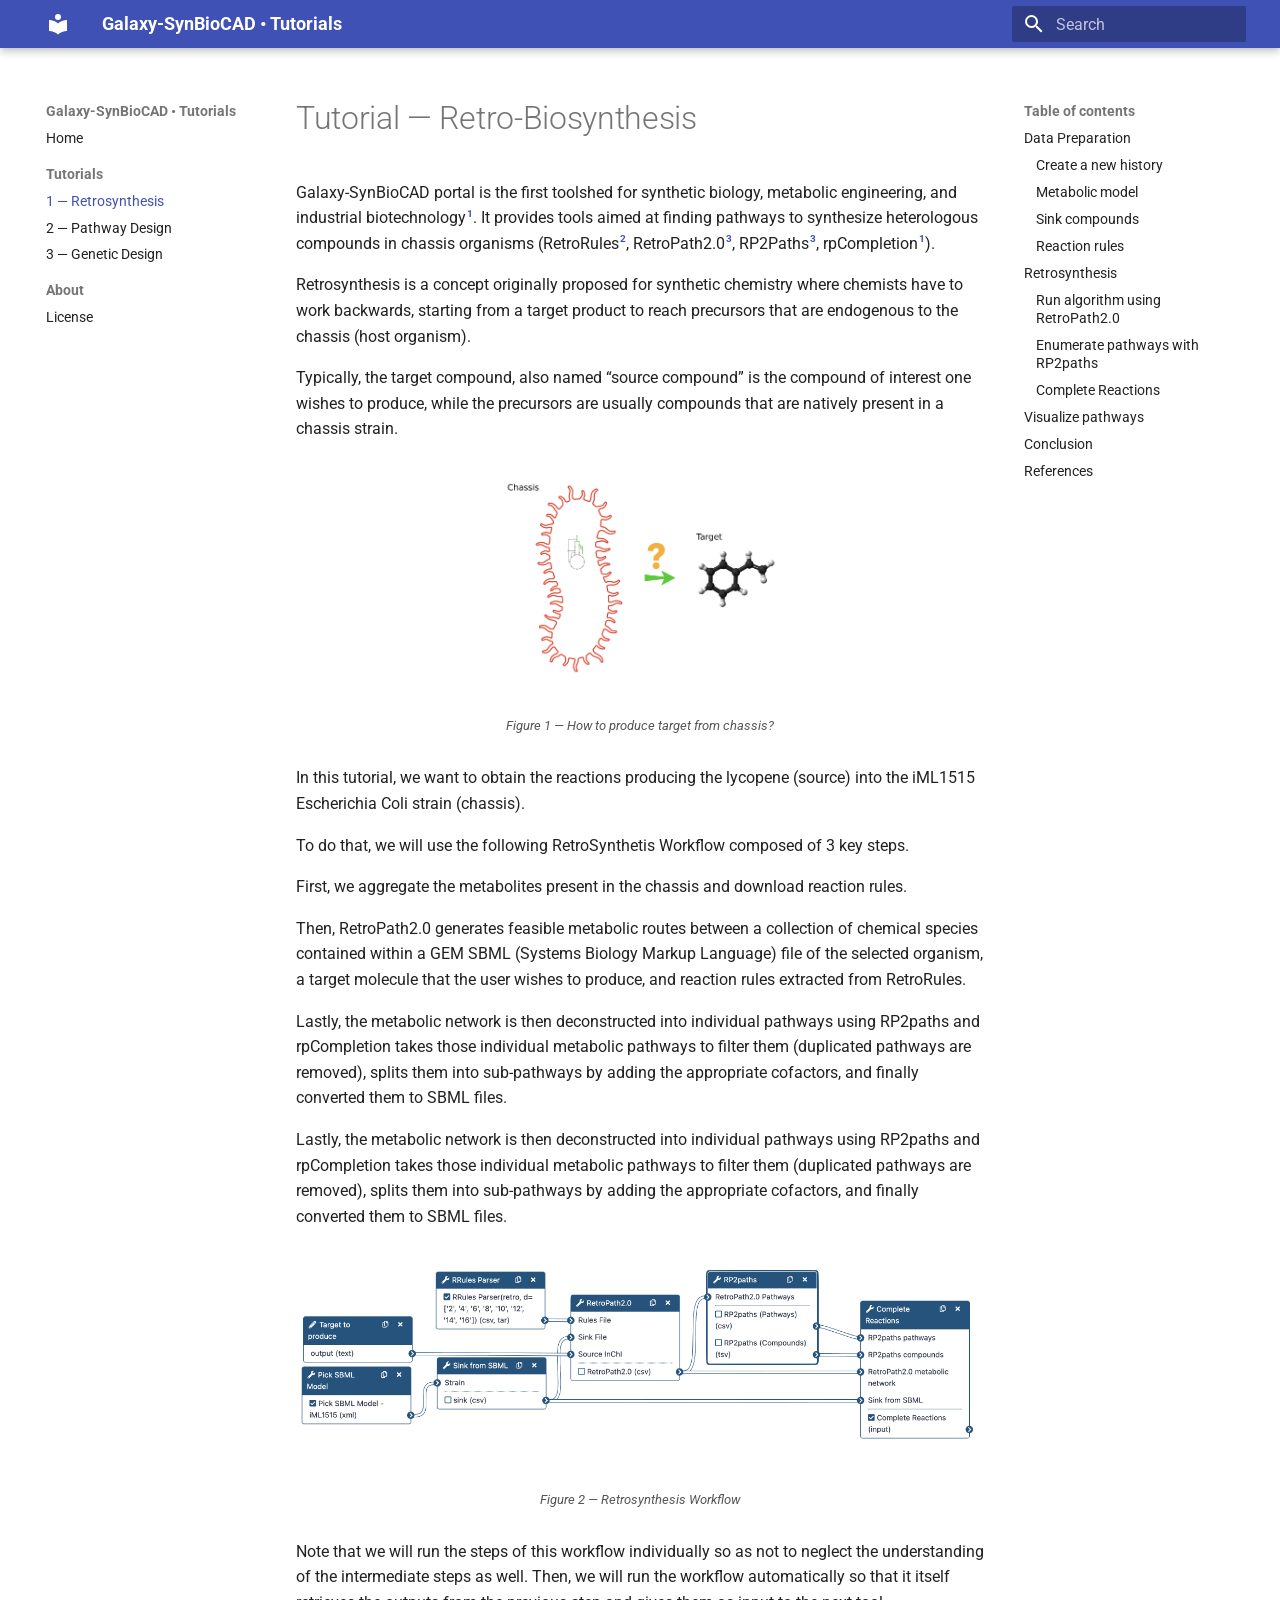
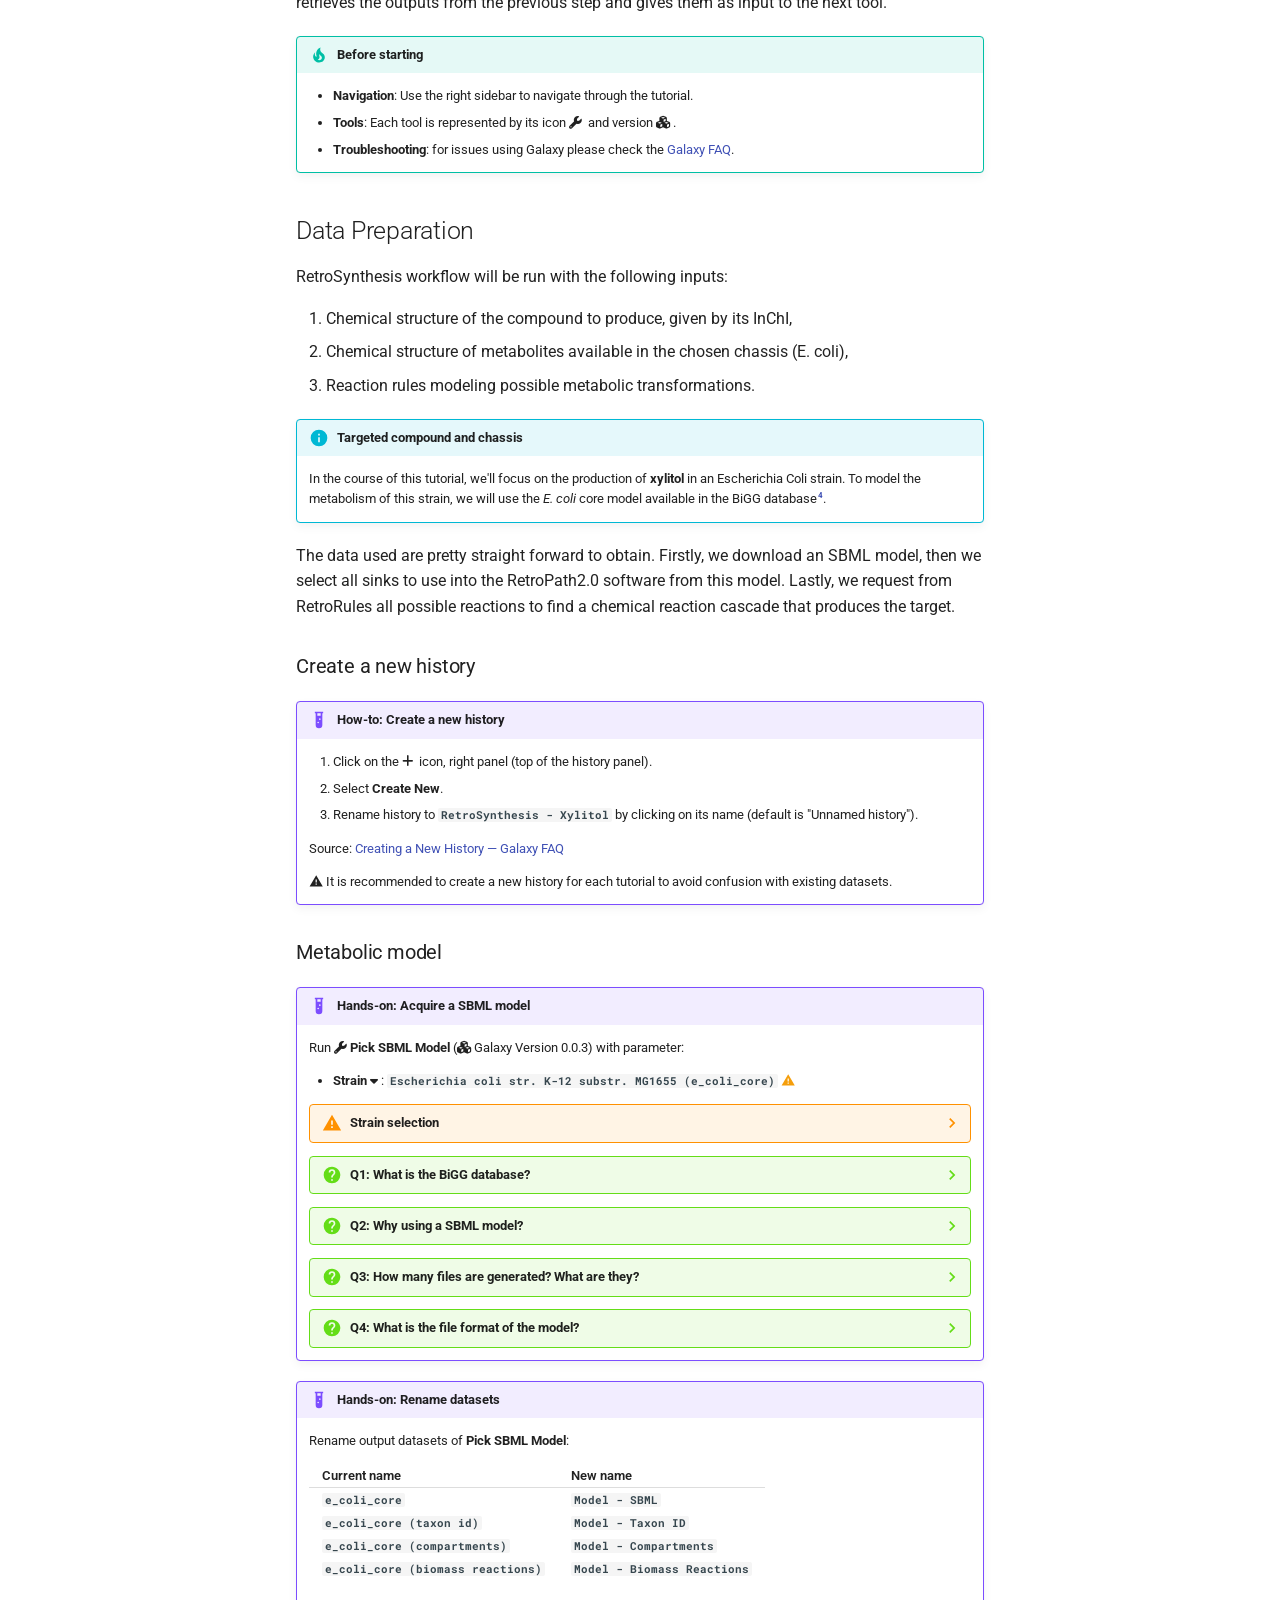
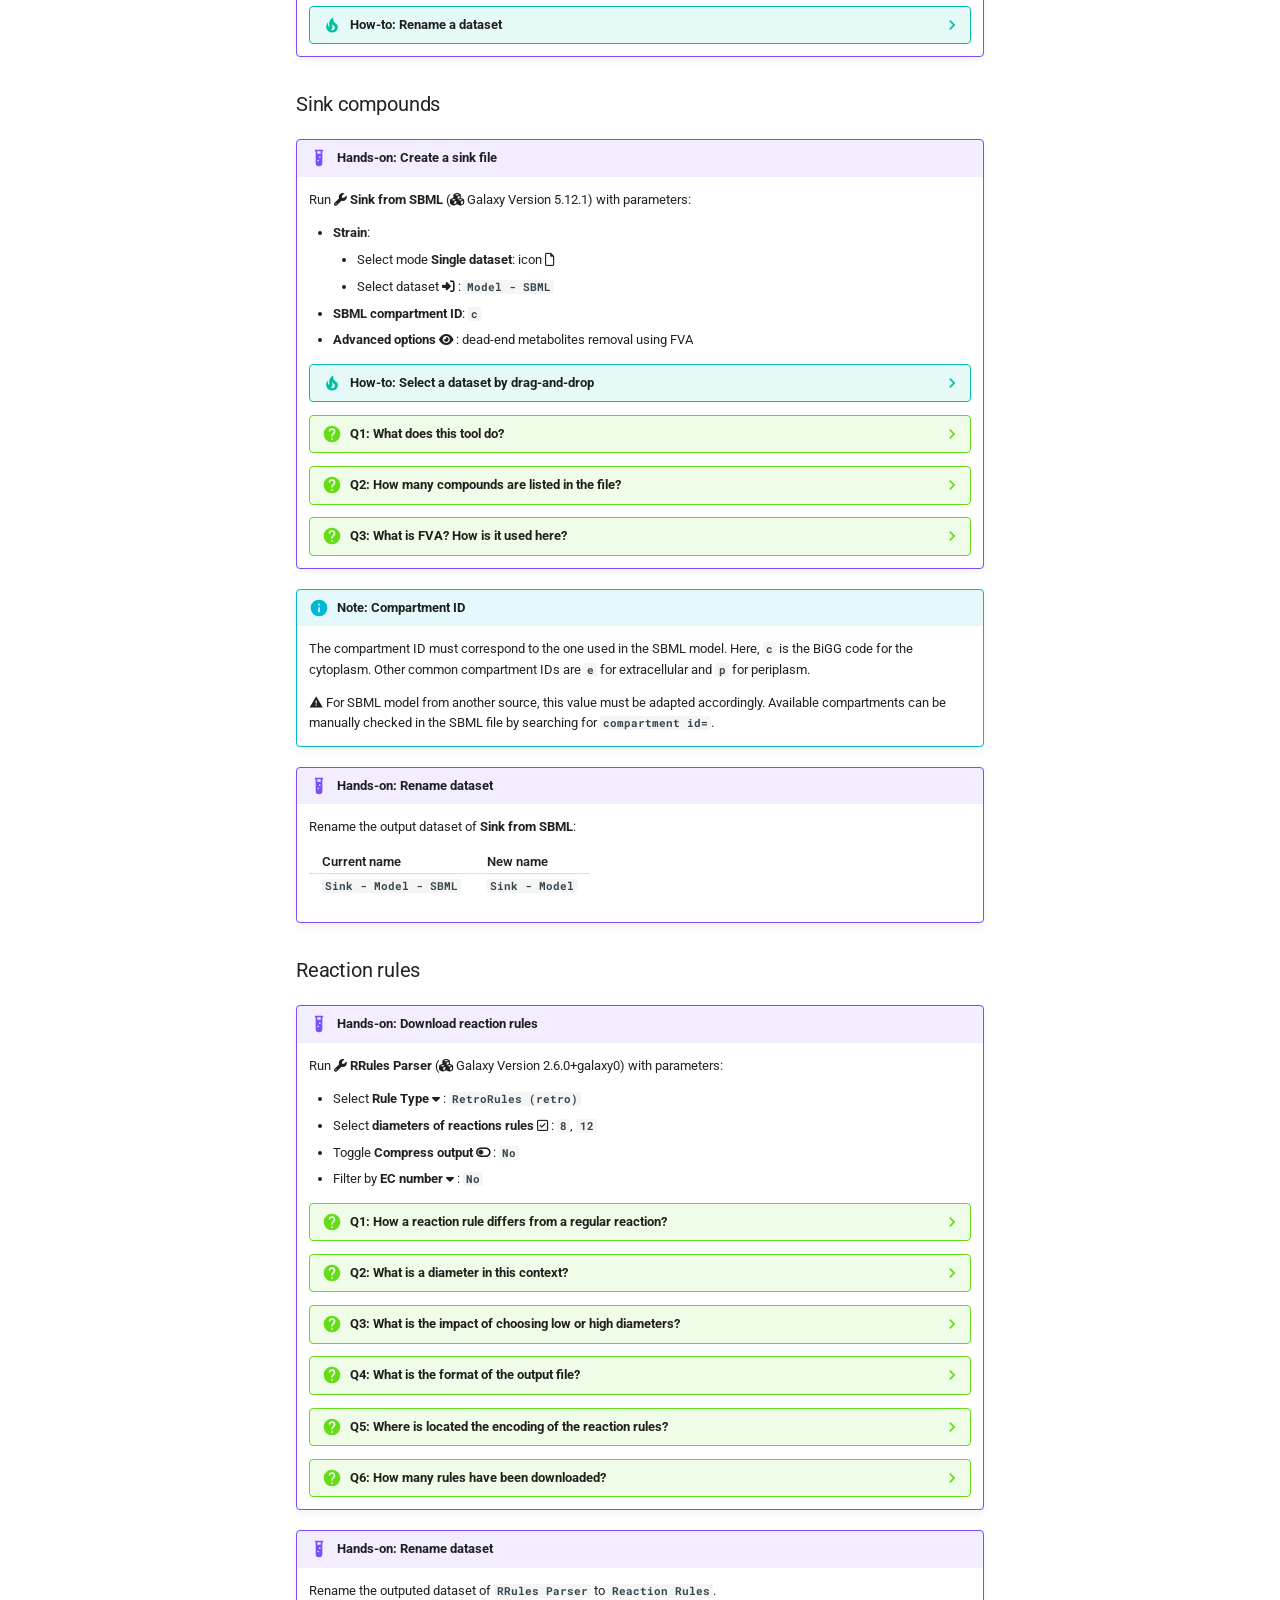
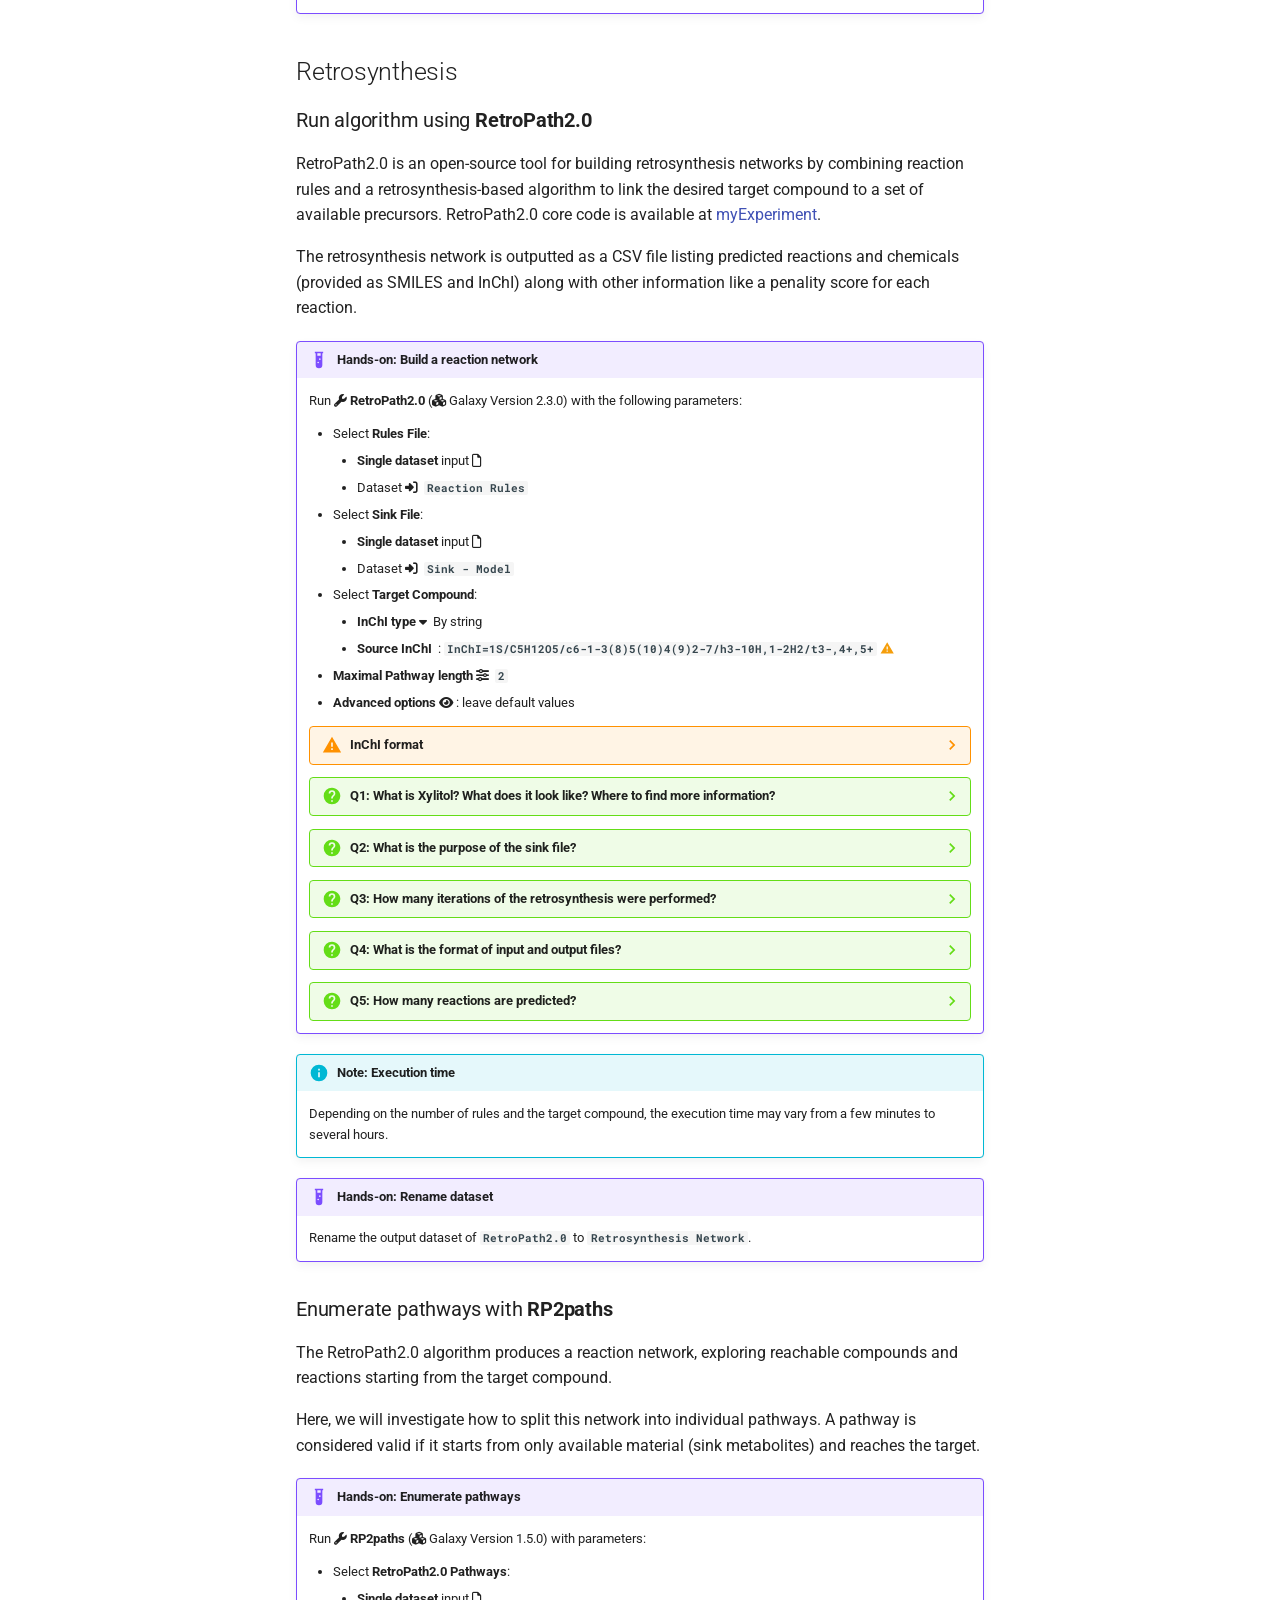
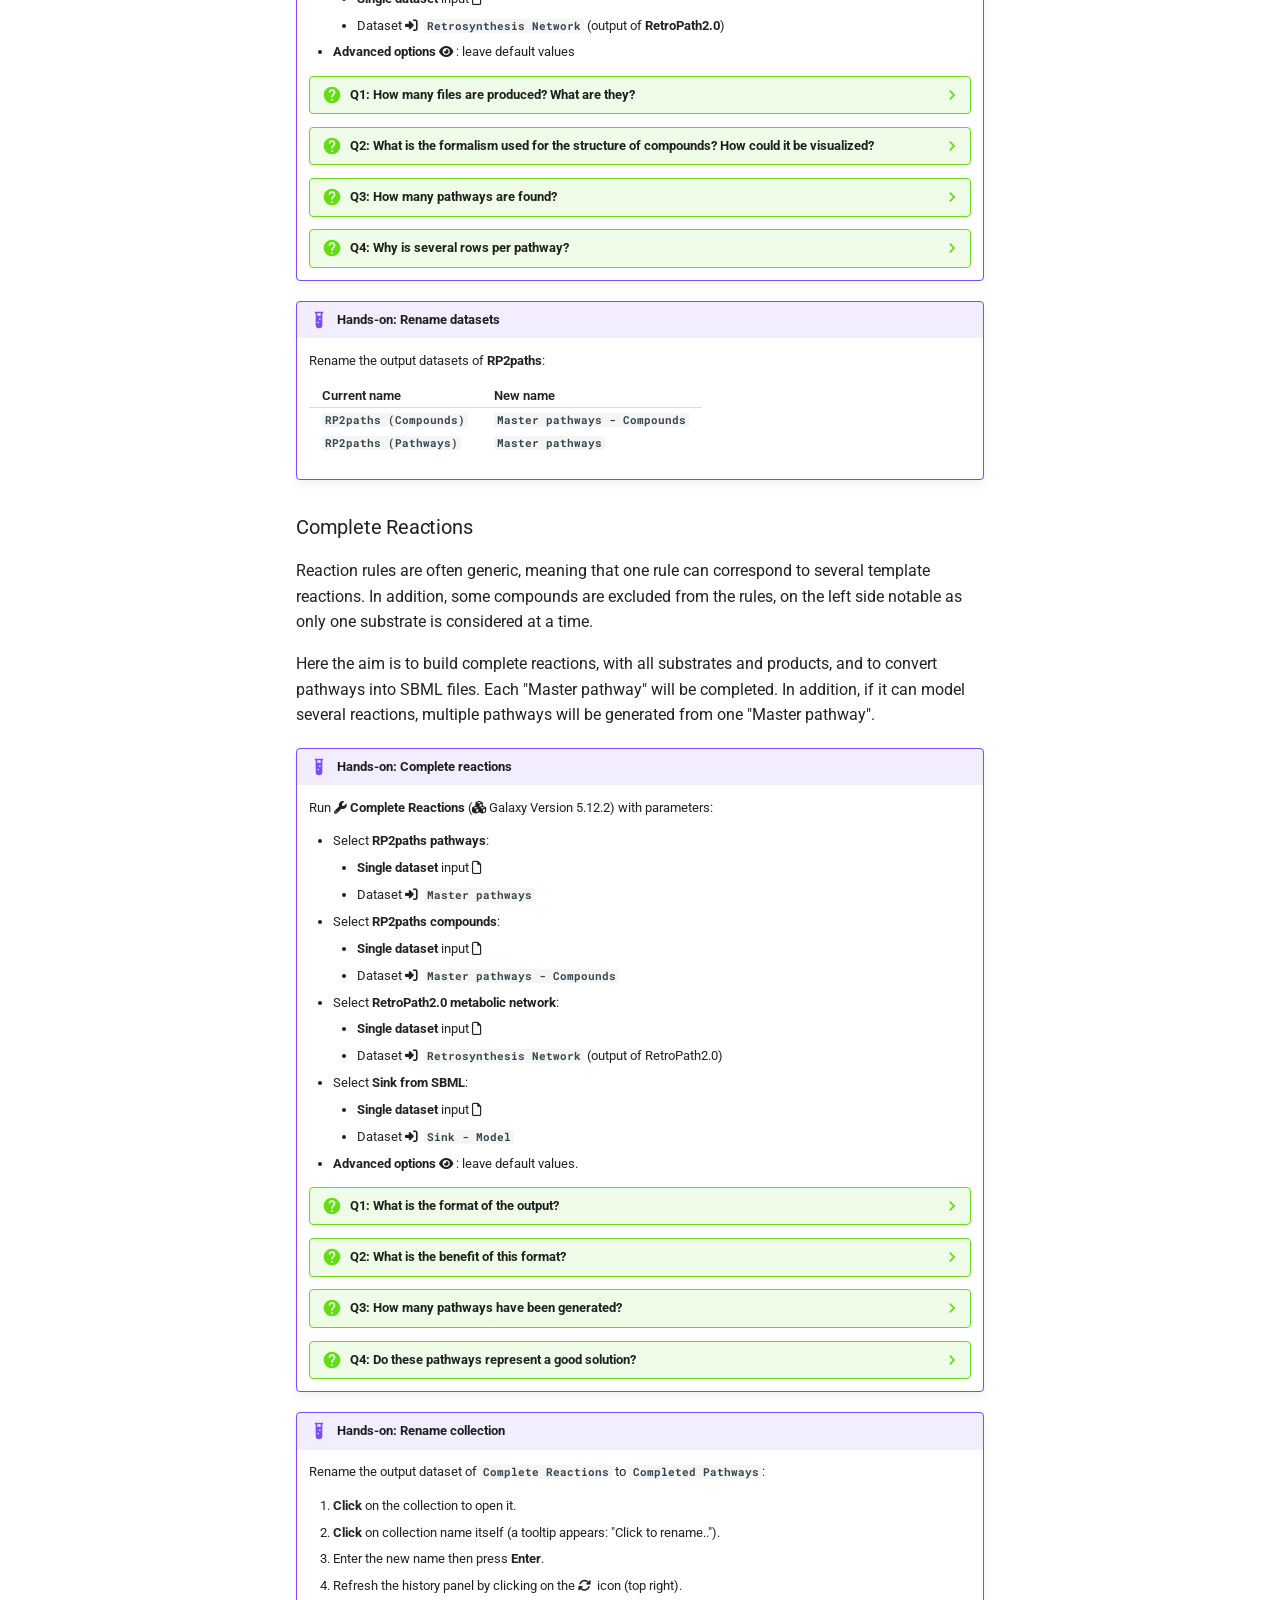
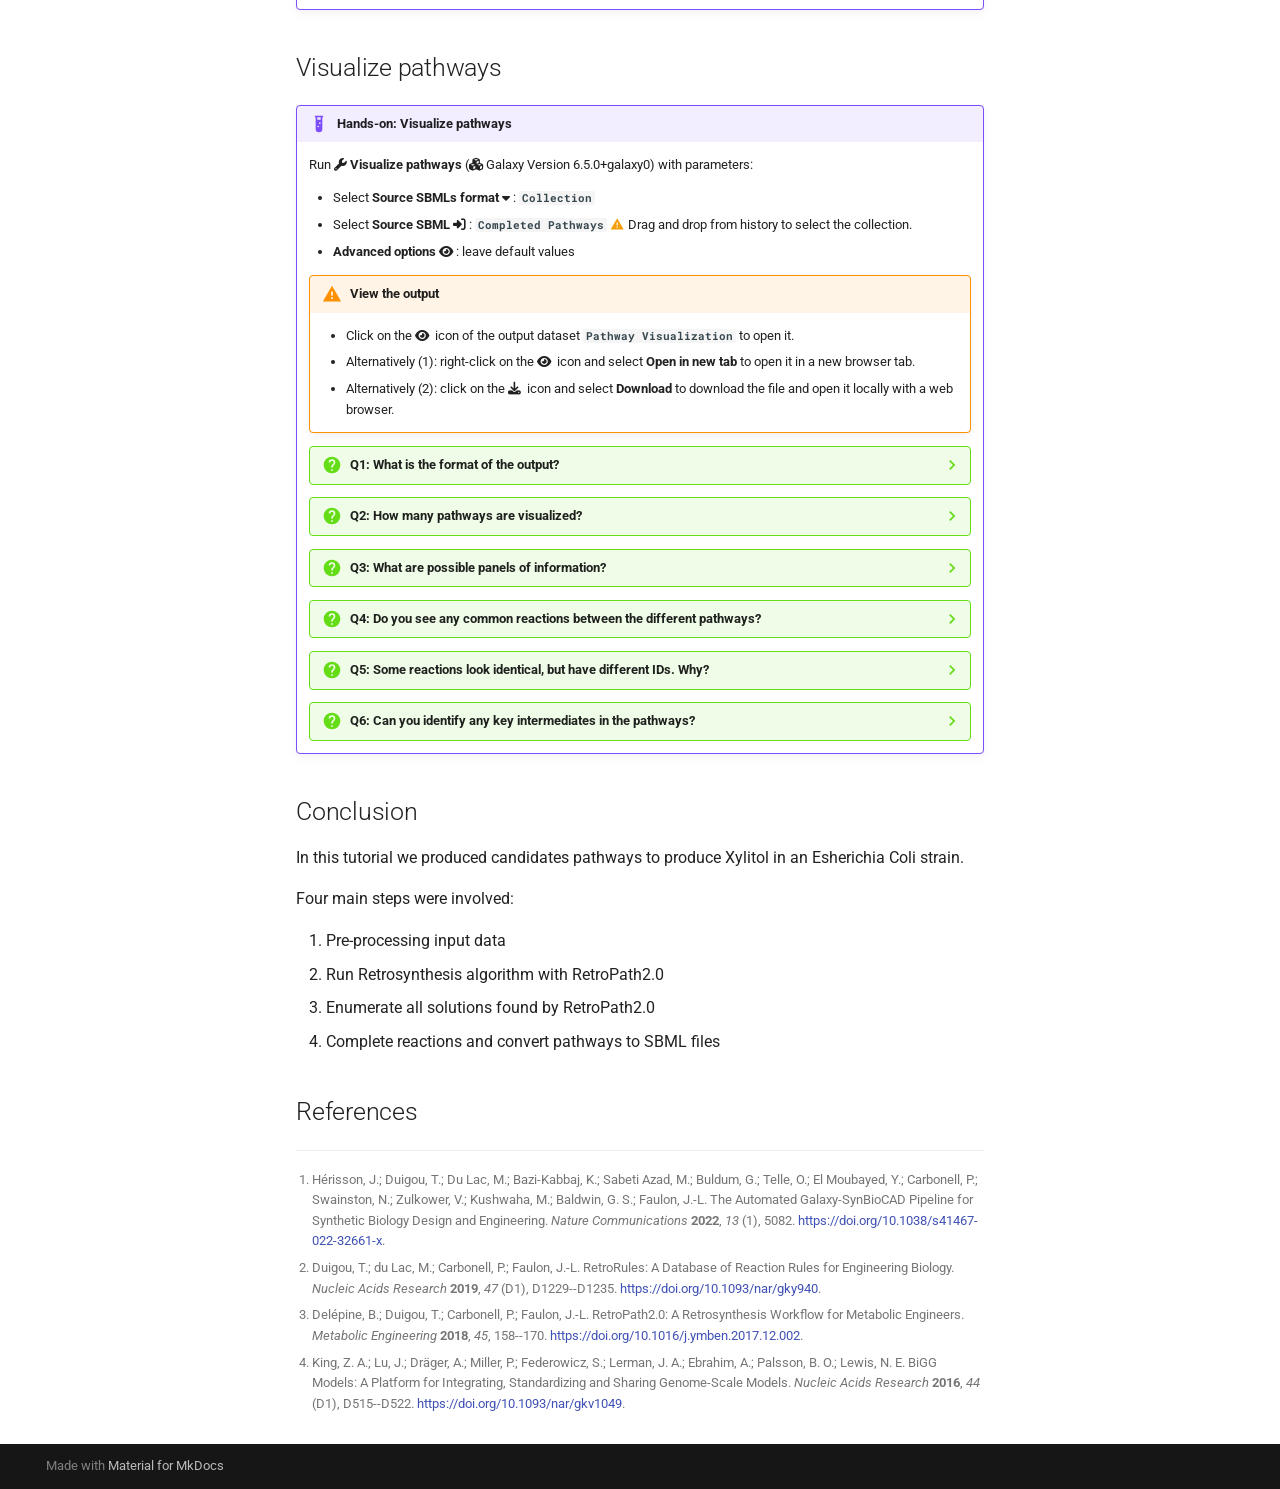
<file: tuto-1-retrosynthesis/index.html>
<!doctype html>
<html lang="en" class="no-js">
  <head>
    
      <meta charset="utf-8">
      <meta name="viewport" content="width=device-width,initial-scale=1">
      
        <meta name="description" content="Find pathways to synthesize heterologous compounds in chassis organisms using retrosynthesis.">
      
      
      
        <link rel="canonical" href="https://tduigou.github.io/galaxy-synbiocad-tutos/tuto-1-retrosynthesis/">
      
      
        <link rel="prev" href="..">
      
      
        <link rel="next" href="../tuto-2-pathway-analysis/">
      
      
      <link rel="icon" href="../assets/images/favicon.png">
      <meta name="generator" content="mkdocs-1.6.1, mkdocs-material-9.6.20">
    
    
      
        <title>1 — Retrosynthesis - Galaxy-SynBioCAD • Tutorials</title>
      
    
    
      <link rel="stylesheet" href="../assets/stylesheets/main.e53b48f4.min.css">
      
        
        <link rel="stylesheet" href="../assets/stylesheets/palette.06af60db.min.css">
      
      


    
    
      
    
    
      
        
        
        <link rel="preconnect" href="https://fonts.gstatic.com" crossorigin>
        <link rel="stylesheet" href="https://fonts.googleapis.com/css?family=Roboto:300,300i,400,400i,700,700i%7CRoboto+Mono:400,400i,700,700i&display=fallback">
        <style>:root{--md-text-font:"Roboto";--md-code-font:"Roboto Mono"}</style>
      
    
    
      <link rel="stylesheet" href="https://cdnjs.cloudflare.com/ajax/libs/font-awesome/6.7.2/css/all.min.css">
    
      <link rel="stylesheet" href="../stylesheets/icons.css">
    
      <link rel="stylesheet" href="../stylesheets/figures.css">
    
      <link rel="stylesheet" href="../stylesheets/tables.css">
    
    <script>__md_scope=new URL("..",location),__md_hash=e=>[...e].reduce(((e,_)=>(e<<5)-e+_.charCodeAt(0)),0),__md_get=(e,_=localStorage,t=__md_scope)=>JSON.parse(_.getItem(t.pathname+"."+e)),__md_set=(e,_,t=localStorage,a=__md_scope)=>{try{t.setItem(a.pathname+"."+e,JSON.stringify(_))}catch(e){}}</script>
    
      

    
    
    
  </head>
  
  
    
    
      
    
    
    
    
    <body dir="ltr" data-md-color-scheme="default" data-md-color-primary="indigo" data-md-color-accent="indigo">
  
    
    <input class="md-toggle" data-md-toggle="drawer" type="checkbox" id="__drawer" autocomplete="off">
    <input class="md-toggle" data-md-toggle="search" type="checkbox" id="__search" autocomplete="off">
    <label class="md-overlay" for="__drawer"></label>
    <div data-md-component="skip">
      
        
        <a href="#data-preparation" class="md-skip">
          Skip to content
        </a>
      
    </div>
    <div data-md-component="announce">
      
    </div>
    
    
      

  

<header class="md-header md-header--shadow" data-md-component="header">
  <nav class="md-header__inner md-grid" aria-label="Header">
    <a href=".." title="Galaxy-SynBioCAD • Tutorials" class="md-header__button md-logo" aria-label="Galaxy-SynBioCAD • Tutorials" data-md-component="logo">
      
  
  <svg xmlns="http://www.w3.org/2000/svg" viewBox="0 0 24 24"><path d="M12 8a3 3 0 0 0 3-3 3 3 0 0 0-3-3 3 3 0 0 0-3 3 3 3 0 0 0 3 3m0 3.54C9.64 9.35 6.5 8 3 8v11c3.5 0 6.64 1.35 9 3.54 2.36-2.19 5.5-3.54 9-3.54V8c-3.5 0-6.64 1.35-9 3.54"/></svg>

    </a>
    <label class="md-header__button md-icon" for="__drawer">
      
      <svg xmlns="http://www.w3.org/2000/svg" viewBox="0 0 24 24"><path d="M3 6h18v2H3zm0 5h18v2H3zm0 5h18v2H3z"/></svg>
    </label>
    <div class="md-header__title" data-md-component="header-title">
      <div class="md-header__ellipsis">
        <div class="md-header__topic">
          <span class="md-ellipsis">
            Galaxy-SynBioCAD • Tutorials
          </span>
        </div>
        <div class="md-header__topic" data-md-component="header-topic">
          <span class="md-ellipsis">
            
              1 — Retrosynthesis
            
          </span>
        </div>
      </div>
    </div>
    
      
        <form class="md-header__option" data-md-component="palette">
  
    
    
    
    <input class="md-option" data-md-color-media="" data-md-color-scheme="default" data-md-color-primary="indigo" data-md-color-accent="indigo"  aria-hidden="true"  type="radio" name="__palette" id="__palette_0">
    
  
    
    
    
    <input class="md-option" data-md-color-media="" data-md-color-scheme="slate" data-md-color-primary="indigo" data-md-color-accent="indigo"  aria-hidden="true"  type="radio" name="__palette" id="__palette_1">
    
  
</form>
      
    
    
      <script>var palette=__md_get("__palette");if(palette&&palette.color){if("(prefers-color-scheme)"===palette.color.media){var media=matchMedia("(prefers-color-scheme: light)"),input=document.querySelector(media.matches?"[data-md-color-media='(prefers-color-scheme: light)']":"[data-md-color-media='(prefers-color-scheme: dark)']");palette.color.media=input.getAttribute("data-md-color-media"),palette.color.scheme=input.getAttribute("data-md-color-scheme"),palette.color.primary=input.getAttribute("data-md-color-primary"),palette.color.accent=input.getAttribute("data-md-color-accent")}for(var[key,value]of Object.entries(palette.color))document.body.setAttribute("data-md-color-"+key,value)}</script>
    
    
    
      
      
        <label class="md-header__button md-icon" for="__search">
          
          <svg xmlns="http://www.w3.org/2000/svg" viewBox="0 0 24 24"><path d="M9.5 3A6.5 6.5 0 0 1 16 9.5c0 1.61-.59 3.09-1.56 4.23l.27.27h.79l5 5-1.5 1.5-5-5v-.79l-.27-.27A6.52 6.52 0 0 1 9.5 16 6.5 6.5 0 0 1 3 9.5 6.5 6.5 0 0 1 9.5 3m0 2C7 5 5 7 5 9.5S7 14 9.5 14 14 12 14 9.5 12 5 9.5 5"/></svg>
        </label>
        <div class="md-search" data-md-component="search" role="dialog">
  <label class="md-search__overlay" for="__search"></label>
  <div class="md-search__inner" role="search">
    <form class="md-search__form" name="search">
      <input type="text" class="md-search__input" name="query" aria-label="Search" placeholder="Search" autocapitalize="off" autocorrect="off" autocomplete="off" spellcheck="false" data-md-component="search-query" required>
      <label class="md-search__icon md-icon" for="__search">
        
        <svg xmlns="http://www.w3.org/2000/svg" viewBox="0 0 24 24"><path d="M9.5 3A6.5 6.5 0 0 1 16 9.5c0 1.61-.59 3.09-1.56 4.23l.27.27h.79l5 5-1.5 1.5-5-5v-.79l-.27-.27A6.52 6.52 0 0 1 9.5 16 6.5 6.5 0 0 1 3 9.5 6.5 6.5 0 0 1 9.5 3m0 2C7 5 5 7 5 9.5S7 14 9.5 14 14 12 14 9.5 12 5 9.5 5"/></svg>
        
        <svg xmlns="http://www.w3.org/2000/svg" viewBox="0 0 24 24"><path d="M20 11v2H8l5.5 5.5-1.42 1.42L4.16 12l7.92-7.92L13.5 5.5 8 11z"/></svg>
      </label>
      <nav class="md-search__options" aria-label="Search">
        
        <button type="reset" class="md-search__icon md-icon" title="Clear" aria-label="Clear" tabindex="-1">
          
          <svg xmlns="http://www.w3.org/2000/svg" viewBox="0 0 24 24"><path d="M19 6.41 17.59 5 12 10.59 6.41 5 5 6.41 10.59 12 5 17.59 6.41 19 12 13.41 17.59 19 19 17.59 13.41 12z"/></svg>
        </button>
      </nav>
      
        <div class="md-search__suggest" data-md-component="search-suggest"></div>
      
    </form>
    <div class="md-search__output">
      <div class="md-search__scrollwrap" tabindex="0" data-md-scrollfix>
        <div class="md-search-result" data-md-component="search-result">
          <div class="md-search-result__meta">
            Initializing search
          </div>
          <ol class="md-search-result__list" role="presentation"></ol>
        </div>
      </div>
    </div>
  </div>
</div>
      
    
    
  </nav>
  
</header>
    
    <div class="md-container" data-md-component="container">
      
      
        
          
        
      
      <main class="md-main" data-md-component="main">
        <div class="md-main__inner md-grid">
          
            
              
              <div class="md-sidebar md-sidebar--primary" data-md-component="sidebar" data-md-type="navigation" >
                <div class="md-sidebar__scrollwrap">
                  <div class="md-sidebar__inner">
                    



<nav class="md-nav md-nav--primary" aria-label="Navigation" data-md-level="0">
  <label class="md-nav__title" for="__drawer">
    <a href=".." title="Galaxy-SynBioCAD • Tutorials" class="md-nav__button md-logo" aria-label="Galaxy-SynBioCAD • Tutorials" data-md-component="logo">
      
  
  <svg xmlns="http://www.w3.org/2000/svg" viewBox="0 0 24 24"><path d="M12 8a3 3 0 0 0 3-3 3 3 0 0 0-3-3 3 3 0 0 0-3 3 3 3 0 0 0 3 3m0 3.54C9.64 9.35 6.5 8 3 8v11c3.5 0 6.64 1.35 9 3.54 2.36-2.19 5.5-3.54 9-3.54V8c-3.5 0-6.64 1.35-9 3.54"/></svg>

    </a>
    Galaxy-SynBioCAD • Tutorials
  </label>
  
  <ul class="md-nav__list" data-md-scrollfix>
    
      
      
  
  
  
  
    <li class="md-nav__item">
      <a href=".." class="md-nav__link">
        
  
  
  <span class="md-ellipsis">
    Home
    
  </span>
  

      </a>
    </li>
  

    
      
      
  
  
    
  
  
  
    
    
    
    
      
        
        
      
    
    
    <li class="md-nav__item md-nav__item--active md-nav__item--section md-nav__item--nested">
      
        
        
        <input class="md-nav__toggle md-toggle " type="checkbox" id="__nav_2" checked>
        
          
          <label class="md-nav__link" for="__nav_2" id="__nav_2_label" tabindex="">
            
  
  
  <span class="md-ellipsis">
    Tutorials
    
  </span>
  

            <span class="md-nav__icon md-icon"></span>
          </label>
        
        <nav class="md-nav" data-md-level="1" aria-labelledby="__nav_2_label" aria-expanded="true">
          <label class="md-nav__title" for="__nav_2">
            <span class="md-nav__icon md-icon"></span>
            Tutorials
          </label>
          <ul class="md-nav__list" data-md-scrollfix>
            
              
                
  
  
    
  
  
  
    <li class="md-nav__item md-nav__item--active">
      
      <input class="md-nav__toggle md-toggle" type="checkbox" id="__toc">
      
      
      
        <label class="md-nav__link md-nav__link--active" for="__toc">
          
  
  
  <span class="md-ellipsis">
    1 — Retrosynthesis
    
  </span>
  

          <span class="md-nav__icon md-icon"></span>
        </label>
      
      <a href="./" class="md-nav__link md-nav__link--active">
        
  
  
  <span class="md-ellipsis">
    1 — Retrosynthesis
    
  </span>
  

      </a>
      
        

<nav class="md-nav md-nav--secondary" aria-label="Table of contents">
  
  
  
  
    <label class="md-nav__title" for="__toc">
      <span class="md-nav__icon md-icon"></span>
      Table of contents
    </label>
    <ul class="md-nav__list" data-md-component="toc" data-md-scrollfix>
      
        <li class="md-nav__item">
  <a href="#data-preparation" class="md-nav__link">
    <span class="md-ellipsis">
      Data Preparation
    </span>
  </a>
  
    <nav class="md-nav" aria-label="Data Preparation">
      <ul class="md-nav__list">
        
          <li class="md-nav__item">
  <a href="#create-a-new-history" class="md-nav__link">
    <span class="md-ellipsis">
      Create a new history
    </span>
  </a>
  
</li>
        
          <li class="md-nav__item">
  <a href="#metabolic-model" class="md-nav__link">
    <span class="md-ellipsis">
      Metabolic model
    </span>
  </a>
  
</li>
        
          <li class="md-nav__item">
  <a href="#sink-compounds" class="md-nav__link">
    <span class="md-ellipsis">
      Sink compounds
    </span>
  </a>
  
</li>
        
          <li class="md-nav__item">
  <a href="#reaction-rules" class="md-nav__link">
    <span class="md-ellipsis">
      Reaction rules
    </span>
  </a>
  
</li>
        
      </ul>
    </nav>
  
</li>
      
        <li class="md-nav__item">
  <a href="#retrosynthesis" class="md-nav__link">
    <span class="md-ellipsis">
      Retrosynthesis
    </span>
  </a>
  
    <nav class="md-nav" aria-label="Retrosynthesis">
      <ul class="md-nav__list">
        
          <li class="md-nav__item">
  <a href="#run-algorithm-using-retropath20" class="md-nav__link">
    <span class="md-ellipsis">
      Run algorithm using RetroPath2.0
    </span>
  </a>
  
</li>
        
          <li class="md-nav__item">
  <a href="#enumerate-pathways-with-rp2paths" class="md-nav__link">
    <span class="md-ellipsis">
      Enumerate pathways with RP2paths
    </span>
  </a>
  
</li>
        
          <li class="md-nav__item">
  <a href="#complete-reactions" class="md-nav__link">
    <span class="md-ellipsis">
      Complete Reactions
    </span>
  </a>
  
</li>
        
      </ul>
    </nav>
  
</li>
      
        <li class="md-nav__item">
  <a href="#visualize-pathways" class="md-nav__link">
    <span class="md-ellipsis">
      Visualize pathways
    </span>
  </a>
  
</li>
      
        <li class="md-nav__item">
  <a href="#conclusion" class="md-nav__link">
    <span class="md-ellipsis">
      Conclusion
    </span>
  </a>
  
</li>
      
        <li class="md-nav__item">
  <a href="#references" class="md-nav__link">
    <span class="md-ellipsis">
      References
    </span>
  </a>
  
</li>
      
    </ul>
  
</nav>
      
    </li>
  

              
            
              
                
  
  
  
  
    <li class="md-nav__item">
      <a href="../tuto-2-pathway-analysis/" class="md-nav__link">
        
  
  
  <span class="md-ellipsis">
    2 — Pathway Design
    
  </span>
  

      </a>
    </li>
  

              
            
              
                
  
  
  
  
    <li class="md-nav__item">
      <a href="../tuto-3-genetic-design/" class="md-nav__link">
        
  
  
  <span class="md-ellipsis">
    3 — Genetic Design
    
  </span>
  

      </a>
    </li>
  

              
            
          </ul>
        </nav>
      
    </li>
  

    
      
      
  
  
  
  
    
    
    
    
      
        
        
      
    
    
    <li class="md-nav__item md-nav__item--section md-nav__item--nested">
      
        
        
        <input class="md-nav__toggle md-toggle " type="checkbox" id="__nav_3" >
        
          
          <label class="md-nav__link" for="__nav_3" id="__nav_3_label" tabindex="">
            
  
  
  <span class="md-ellipsis">
    About
    
  </span>
  

            <span class="md-nav__icon md-icon"></span>
          </label>
        
        <nav class="md-nav" data-md-level="1" aria-labelledby="__nav_3_label" aria-expanded="false">
          <label class="md-nav__title" for="__nav_3">
            <span class="md-nav__icon md-icon"></span>
            About
          </label>
          <ul class="md-nav__list" data-md-scrollfix>
            
              
                
  
  
  
  
    <li class="md-nav__item">
      <a href="../license/" class="md-nav__link">
        
  
  
  <span class="md-ellipsis">
    License
    
  </span>
  

      </a>
    </li>
  

              
            
          </ul>
        </nav>
      
    </li>
  

    
  </ul>
</nav>
                  </div>
                </div>
              </div>
            
            
              
              <div class="md-sidebar md-sidebar--secondary" data-md-component="sidebar" data-md-type="toc" >
                <div class="md-sidebar__scrollwrap">
                  <div class="md-sidebar__inner">
                    

<nav class="md-nav md-nav--secondary" aria-label="Table of contents">
  
  
  
  
    <label class="md-nav__title" for="__toc">
      <span class="md-nav__icon md-icon"></span>
      Table of contents
    </label>
    <ul class="md-nav__list" data-md-component="toc" data-md-scrollfix>
      
        <li class="md-nav__item">
  <a href="#data-preparation" class="md-nav__link">
    <span class="md-ellipsis">
      Data Preparation
    </span>
  </a>
  
    <nav class="md-nav" aria-label="Data Preparation">
      <ul class="md-nav__list">
        
          <li class="md-nav__item">
  <a href="#create-a-new-history" class="md-nav__link">
    <span class="md-ellipsis">
      Create a new history
    </span>
  </a>
  
</li>
        
          <li class="md-nav__item">
  <a href="#metabolic-model" class="md-nav__link">
    <span class="md-ellipsis">
      Metabolic model
    </span>
  </a>
  
</li>
        
          <li class="md-nav__item">
  <a href="#sink-compounds" class="md-nav__link">
    <span class="md-ellipsis">
      Sink compounds
    </span>
  </a>
  
</li>
        
          <li class="md-nav__item">
  <a href="#reaction-rules" class="md-nav__link">
    <span class="md-ellipsis">
      Reaction rules
    </span>
  </a>
  
</li>
        
      </ul>
    </nav>
  
</li>
      
        <li class="md-nav__item">
  <a href="#retrosynthesis" class="md-nav__link">
    <span class="md-ellipsis">
      Retrosynthesis
    </span>
  </a>
  
    <nav class="md-nav" aria-label="Retrosynthesis">
      <ul class="md-nav__list">
        
          <li class="md-nav__item">
  <a href="#run-algorithm-using-retropath20" class="md-nav__link">
    <span class="md-ellipsis">
      Run algorithm using RetroPath2.0
    </span>
  </a>
  
</li>
        
          <li class="md-nav__item">
  <a href="#enumerate-pathways-with-rp2paths" class="md-nav__link">
    <span class="md-ellipsis">
      Enumerate pathways with RP2paths
    </span>
  </a>
  
</li>
        
          <li class="md-nav__item">
  <a href="#complete-reactions" class="md-nav__link">
    <span class="md-ellipsis">
      Complete Reactions
    </span>
  </a>
  
</li>
        
      </ul>
    </nav>
  
</li>
      
        <li class="md-nav__item">
  <a href="#visualize-pathways" class="md-nav__link">
    <span class="md-ellipsis">
      Visualize pathways
    </span>
  </a>
  
</li>
      
        <li class="md-nav__item">
  <a href="#conclusion" class="md-nav__link">
    <span class="md-ellipsis">
      Conclusion
    </span>
  </a>
  
</li>
      
        <li class="md-nav__item">
  <a href="#references" class="md-nav__link">
    <span class="md-ellipsis">
      References
    </span>
  </a>
  
</li>
      
    </ul>
  
</nav>
                  </div>
                </div>
              </div>
            
          
          
            <div class="md-content" data-md-component="content">
              <article class="md-content__inner md-typeset">
                
                  



<h1 id="tutorial-retro-biosynthesis">Tutorial — Retro-Biosynthesis<a class="headerlink" href="#tutorial-retro-biosynthesis" title="Permanent link">&para;</a></h1>
<p>Galaxy-SynBioCAD portal is the first toolshed for synthetic biology, metabolic engineering, and industrial biotechnology<sup id="fnref:herisson2022"><a class="footnote-ref" href="#fn:herisson2022">1</a></sup>. It provides tools aimed at finding pathways to synthesize heterologous compounds in chassis organisms (RetroRules<sup id="fnref:duigou2019"><a class="footnote-ref" href="#fn:duigou2019">2</a></sup>, RetroPath2.0<sup id="fnref:delepine2018"><a class="footnote-ref" href="#fn:delepine2018">3</a></sup>, RP2Paths<sup id="fnref2:delepine2018"><a class="footnote-ref" href="#fn:delepine2018">3</a></sup>, rpCompletion<sup id="fnref2:herisson2022"><a class="footnote-ref" href="#fn:herisson2022">1</a></sup>).</p>
<p>Retrosynthesis is a concept originally proposed for synthetic chemistry where chemists have to work backwards, starting from a target product to reach precursors that are endogenous to the chassis (host organism).</p>
<p>Typically, the target compound, also named “source compound” is the compound of interest one wishes to produce, while the precursors are usually compounds that are natively present in a chassis strain.</p>
<figure class="numbered">
<p><img alt="Target from Chassis" src="../assets/chassis_target.png" width="280" /><br />
</p>
<figcaption>
<p>How to produce target from chassis?</p>
</figcaption>
</figure>
<p>In this tutorial, we want to obtain the reactions producing the lycopene (source) into the iML1515 Escherichia Coli strain (chassis).</p>
<p>To do that, we will use the following RetroSynthetis Workflow composed of 3 key steps.</p>
<p>First, we aggregate the metabolites present in the chassis and download reaction rules.</p>
<p>Then, RetroPath2.0 generates feasible metabolic routes between a collection of chemical species contained within a GEM SBML (Systems Biology Markup Language) file of the selected organism, a target molecule that the user wishes to produce, and reaction rules extracted from RetroRules.</p>
<p>Lastly, the metabolic network is then deconstructed into individual pathways using RP2paths and rpCompletion takes those individual metabolic pathways to filter them (duplicated pathways are removed), splits them into sub-pathways by adding the appropriate cofactors, and finally converted them to SBML files.</p>
<p>Lastly, the metabolic network is then deconstructed into individual pathways using RP2paths and rpCompletion takes those individual metabolic pathways to filter them (duplicated pathways are removed), splits them into sub-pathways by adding the appropriate cofactors, and finally converted them to SBML files.</p>
<figure class="numbered">
<p><img alt="Retrosynthesis Workflow" src="../assets/retrosynthesis_workflow.png" width="720" /><br />
</p>
<figcaption>
<p>Retrosynthesis Workflow</p>
</figcaption>
</figure>
<p>Note that we will run the steps of this workflow individually so as not to neglect the understanding of the intermediate steps as well. Then, we will run the workflow automatically so that it itself retrieves the outputs from the previous step and gives them as input to the next tool.</p>
<div class="admonition tip">
<p class="admonition-title">Before starting</p>
<ul>
<li><strong>Navigation</strong>: Use the right sidebar to navigate through the tutorial.</li>
<li><strong>Tools</strong>: Each tool is represented by its icon <i class="fa-solid fa-wrench icon" aria-hidden="true"></i> and version <i class="fa-solid fa-cubes icon" aria-hidden="true"></i>.</li>
<li><strong>Troubleshooting</strong>: for issues using Galaxy please check the <a href="https://training.galaxyproject.org/training-material/faqs/galaxy/">Galaxy FAQ</a>.</li>
</ul>
</div>
<h2 id="data-preparation">Data Preparation<a class="headerlink" href="#data-preparation" title="Permanent link">&para;</a></h2>
<p>RetroSynthesis workflow will be run with the following inputs:</p>
<ol>
<li>Chemical structure of the compound to produce, given by its InChI,</li>
<li>Chemical structure of metabolites available in the chosen chassis (E. coli),</li>
<li>Reaction rules modeling possible metabolic transformations.</li>
</ol>
<div class="admonition info">
<p class="admonition-title">Targeted compound and chassis</p>
<p>In the course of this tutorial, we'll focus on the production of <strong>xylitol</strong> in an Escherichia Coli strain. To model the metabolism of this strain, we will use the <em>E. coli</em> core model available in the BiGG database<sup id="fnref:king2016"><a class="footnote-ref" href="#fn:king2016">4</a></sup>.</p>
</div>
<p>The data used are pretty straight forward to obtain. Firstly, we download an SBML model, then we select all sinks to use into the RetroPath2.0 software from this model. Lastly, we request from RetroRules all possible reactions to find a chemical reaction cascade that produces the target.</p>
<h3 id="create-a-new-history">Create a new history<a class="headerlink" href="#create-a-new-history" title="Permanent link">&para;</a></h3>
<div class="admonition example">
<p class="admonition-title">How-to: Create a new history</p>
<ol>
<li>Click on the <i class="fa-solid fa-plus icon" aria-hidden="true"></i> icon, right panel (top of the history panel).</li>
<li>Select <strong>Create New</strong>.</li>
<li>Rename history to <strong><code>RetroSynthesis - Xylitol</code></strong> by clicking on its name (default is "Unnamed history").</li>
</ol>
<p>Source: <a href="https://training.galaxyproject.org/training-material/faqs/galaxy/#tip-creating-a-new-history">Creating a New History — Galaxy FAQ</a></p>
<p><span class="twemoji"><svg xmlns="http://www.w3.org/2000/svg" viewBox="0 0 24 24"><path d="M13 14h-2V9h2m0 9h-2v-2h2M1 21h22L12 2z"/></svg></span> It is recommended to create a new history for each tutorial to avoid confusion with existing datasets.</p>
</div>
<h3 id="metabolic-model">Metabolic model<a class="headerlink" href="#metabolic-model" title="Permanent link">&para;</a></h3>
<div class="admonition example">
<p class="admonition-title">Hands-on: Acquire a SBML model</p>
<p>Run <i class="fa-solid fa-wrench icon" aria-hidden="true"></i><strong>Pick SBML Model</strong> (<i class="fa-solid fa-cubes icon" aria-hidden="true"></i>Galaxy Version 0.0.3) with  parameter:</p>
<ul>
<li><strong>Strain</strong> <i class="fa-solid fa-caret-down icon" aria-hidden="true"></i>: <strong><code>Escherichia coli str. K-12 substr. MG1655 (e_coli_core)</code></strong> <span style="color:#f59e0b"><span class="twemoji"><svg xmlns="http://www.w3.org/2000/svg" viewBox="0 0 24 24"><path d="M13 14h-2V9h2m0 9h-2v-2h2M1 21h22L12 2z"/></svg></span></span></li>
</ul>
<details class="warning">
<summary>Strain selection</summary>
<p>Double check that the <strong><code>e_coli_core</code></strong> E. coli's model is selected.</p>
<p>There are many strains related to <em>E. coli</em>. Here, we select the core model for simplicity and computational efficiency.</p>
</details>
<details class="question">
<summary>Q1: What is the BiGG database?</summary>
<p>The BiGG Models database is a repository of genome-scale metabolic network reconstructions that provides standardized, high-quality models for various organisms, facilitating research in systems biology and metabolic engineering.</p>
</details>
<details class="question">
<summary>Q2: Why using a SBML model?</summary>
<p>SBML (Systems Biology Markup Language) is a widely used format for representing computational models in systems biology. It allows for the exchange and sharing of models between different software tools and platforms, making it easier to collaborate and reproduce results.</p>
</details>
<details class="question">
<summary>Q3: How many files are generated? What are they?</summary>
<p>4 files:<br />
- <code>e_coli_core</code>: the SBML model file (XML/SBML format)<br />
- <code>e_coli_core (taxon id)</code>: the NCBI taxonomy ID of the organism (TXT/TSV format)<br />
- <code>e_coli_core (compartments)</code>: the list of compartments in the model (TSV format)<br />
- <code>e_coli_core (biomass reactions)</code>: the list of biomass reactions in the model (TSV format)</p>
</details>
<details class="question">
<summary>Q4: What is the file format of the model?</summary>
<p>The model is in SBML format, which is based on XML.</p>
</details>
</div>
<div class="admonition example">
<p class="admonition-title">Hands-on: Rename datasets</p>
<p>Rename output datasets of <strong>Pick SBML Model</strong>:</p>
<table>
<thead>
<tr>
<th>Current name</th>
<th>New name</th>
</tr>
</thead>
<tbody>
<tr>
<td><strong><code>e_coli_core</code></strong></td>
<td><strong><code>Model - SBML</code></strong></td>
</tr>
<tr>
<td><strong><code>e_coli_core (taxon id)</code></strong></td>
<td><strong><code>Model - Taxon ID</code></strong></td>
</tr>
<tr>
<td><strong><code>e_coli_core (compartments)</code></strong></td>
<td><strong><code>Model - Compartments</code></strong></td>
</tr>
<tr>
<td><strong><code>e_coli_core (biomass reactions)</code></strong></td>
<td><strong><code>Model - Biomass Reactions</code></strong></td>
</tr>
</tbody>
</table>
<details class="tip">
<summary>How-to: Rename a dataset</summary>
<ol>
<li>Click on the <i class="fa-solid fa-pencil icon" aria-hidden="true"></i> pencil icon for the dataset to edit its attributes</li>
<li>In the central panel, change the <strong>Name</strong> field</li>
<li>Click the <strong>Save</strong> button</li>
</ol>
<p>Source: <a href="https://training.galaxyproject.org/training-material/faqs/galaxy/#tip-renaming-a-dataset">Renaming a Dataset — Galaxy FAQ</a></p>
</details>
</div>
<h3 id="sink-compounds">Sink compounds<a class="headerlink" href="#sink-compounds" title="Permanent link">&para;</a></h3>
<div class="admonition example">
<p class="admonition-title">Hands-on: Create a sink file</p>
<p>Run <i class="fa-solid fa-wrench icon" aria-hidden="true"></i><strong>Sink from SBML</strong> (<i class="fa-solid fa-cubes icon" aria-hidden="true"></i>Galaxy Version 5.12.1) with parameters:</p>
<ul>
<li><strong>Strain</strong>:<ul>
<li>Select mode <strong>Single dataset</strong>: icon <i class="fa-regular fa-file icon" aria-hidden="true"></i></li>
<li>Select dataset <i class="fa-solid fa-right-to-bracket icon" aria-hidden="true"></i>: <strong><code>Model - SBML</code></strong></li>
</ul>
</li>
<li><strong>SBML compartment ID</strong>: <strong><code>c</code></strong></li>
<li><strong>Advanced options <i class="fa-solid fa-eye icon" aria-hidden="true"></i></strong>: dead-end metabolites removal using FVA</li>
</ul>
<details class="tip">
<summary>How-to: Select a dataset by drag-and-drop</summary>
<ol>
<li>In the history panel, <i class="fa-solid fa-hand-pointer icon" aria-hidden="true"></i> click and hold the left mouse button on the desired dataset</li>
<li>Drag and drop the dataset on top of the input field</li>
</ol>
</details>
<details class="question">
<summary>Q1: What does this tool do?</summary>
<p>This tool extracts all metabolites present in the SBML model and creates a sink file (CSV format) that can be used as input for RetroPath2.0.</p>
</details>
<details class="question">
<summary>Q2: How many compounds are listed in the file?</summary>
<p>52 compounds.</p>
</details>
<details class="question">
<summary>Q3: What is FVA? How is it used here?</summary>
<p>Flux Variability Analysis (FVA) is a computational method used to analyze the range of possible fluxes through metabolic reactions in a given metabolic network. It helps to identify reactions that can carry flux under specific conditions, such as growth on a particular substrate. In this context, FVA is used to remove dead-end metabolites from the sink file, ensuring that only metabolites that can be produced or consumed in the metabolic network are included.</p>
</details>
</div>
<div class="admonition info">
<p class="admonition-title">Note: Compartment ID</p>
<p>The compartment ID must correspond to the one used in the SBML model. Here, <strong><code>c</code></strong> is the BiGG code for the cytoplasm. Other common compartment IDs are <strong><code>e</code></strong> for extracellular and <strong><code>p</code></strong> for periplasm.</p>
<p><span class="twemoji"><svg xmlns="http://www.w3.org/2000/svg" viewBox="0 0 24 24"><path d="M13 14h-2V9h2m0 9h-2v-2h2M1 21h22L12 2z"/></svg></span> For SBML model from another source, this value must be adapted accordingly. Available compartments can be manually checked in the SBML file by searching for <strong><code>compartment id=</code></strong>.</p>
</div>
<div class="admonition example">
<p class="admonition-title">Hands-on: Rename dataset</p>
<p>Rename the output dataset of <strong>Sink from SBML</strong>:</p>
<table>
<thead>
<tr>
<th>Current name</th>
<th>New name</th>
</tr>
</thead>
<tbody>
<tr>
<td><strong><code>Sink - Model - SBML</code></strong></td>
<td><strong><code>Sink - Model</code></strong></td>
</tr>
</tbody>
</table>
</div>
<h3 id="reaction-rules">Reaction rules<a class="headerlink" href="#reaction-rules" title="Permanent link">&para;</a></h3>
<div class="admonition example">
<p class="admonition-title">Hands-on: Download reaction rules</p>
<p>Run <i class="fa-solid fa-wrench icon" aria-hidden="true"></i><strong>RRules Parser</strong> (<i class="fa-solid fa-cubes icon" aria-hidden="true"></i>Galaxy Version 2.6.0+galaxy0) with parameters:</p>
<ul>
<li>Select <strong>Rule Type</strong> <i class="fa-solid fa-caret-down icon" aria-hidden="true"></i>: <strong><code>RetroRules (retro)</code></strong>  </li>
<li>Select <strong>diameters of reactions rules</strong> <i class="fa-regular fa-square-check icon" aria-hidden="true"></i>: <strong><code>8</code></strong>, <strong><code>12</code></strong></li>
<li>Toggle <strong>Compress output</strong> <i class="fa-solid fa-toggle-off icon" aria-hidden="true"></i>: <strong><code>No</code></strong></li>
<li>Filter by <strong>EC number</strong> <i class="fa-solid fa-caret-down icon" aria-hidden="true"></i>: <strong><code>No</code></strong></li>
</ul>
<details class="question">
<summary>Q1: How a reaction rule differs from a regular reaction?</summary>
<p>A regular reaction describes a specific chemical transformation between defined reactants and products, while a reaction rule is a generalized representation that captures the underlying transformation pattern. Reaction rules can be applied to a broader range of substrates, enabling the prediction of reactions for compounds that share similar structural features.</p>
</details>
<details class="question">
<summary>Q2: What is a diameter in this context?</summary>
<p>The diameter of a reaction rule defines the size of the molecular environment around the reaction center that is considered when applying the rule. It determines how specific or general the rule is, with larger diameters capturing more of the surrounding structure and thus being more specific.</p>
</details>
<details class="question">
<summary>Q3: What is the impact of choosing low or high diameters?</summary>
<p>Choosing low diameters results in more general rules that can be applied to a wider range of substrates, leading to more potential reactions, but may also lead to less accurate predictions. Conversely, higher diameters yield more specific rules that are tailored to particular substrates, potentially improving accuracy but limiting applicability.</p>
</details>
<details class="question">
<summary>Q4: What is the format of the output file?</summary>
<p>The output file is in CSV format and contains information about the predicted reactions, including reactants, products, and their associated SMILES and InChI representations.</p>
</details>
<details class="question">
<summary>Q5: Where is located the encoding of the reaction rules?</summary>
<p>The encoding of the reaction rules is located in the <strong><code>Rule</code></strong> column.</p>
</details>
<details class="question">
<summary>Q6: How many rules have been downloaded?</summary>
<p>58,596 rows.</p>
</details>
</div>
<div class="admonition example">
<p class="admonition-title">Hands-on: Rename dataset</p>
<p>Rename the outputed dataset of <strong><code>RRules Parser</code></strong> to <strong><code>Reaction Rules</code></strong>.</p>
</div>
<h2 id="retrosynthesis">Retrosynthesis<a class="headerlink" href="#retrosynthesis" title="Permanent link">&para;</a></h2>
<h3 id="run-algorithm-using-retropath20">Run algorithm using <strong>RetroPath2.0</strong><a class="headerlink" href="#run-algorithm-using-retropath20" title="Permanent link">&para;</a></h3>
<p>RetroPath2.0 is an open-source tool for building retrosynthesis networks by combining reaction rules and a retrosynthesis-based algorithm to link the desired target compound to a set of available precursors. RetroPath2.0 core code is available at <a href="https://www.myexperiment.org/workflows/4987.html">myExperiment</a>.</p>
<p>The retrosynthesis network is outputted as a CSV file listing predicted reactions and chemicals (provided as SMILES and InChI) along with other information like a penality score for each reaction.</p>
<div class="admonition example">
<p class="admonition-title">Hands-on: Build a reaction network</p>
<p>Run <i class="fa-solid fa-wrench icon" aria-hidden="true"></i><strong>RetroPath2.0</strong> (<i class="fa-solid fa-cubes icon" aria-hidden="true"></i>Galaxy Version 2.3.0) with the following parameters:</p>
<ul>
<li>Select <strong>Rules File</strong>:<ul>
<li><strong>Single dataset</strong> input <i class="fa-regular fa-file icon" aria-hidden="true"></i></li>
<li>Dataset <i class="fa-solid fa-right-to-bracket icon" aria-hidden="true"></i> <strong><code>Reaction Rules</code></strong></li>
</ul>
</li>
<li>Select <strong>Sink File</strong>:<ul>
<li><strong>Single dataset</strong> input <i class="fa-regular fa-file icon" aria-hidden="true"></i></li>
<li>Dataset <i class="fa-solid fa-right-to-bracket icon" aria-hidden="true"></i> <strong><code>Sink - Model</code></strong></li>
</ul>
</li>
<li>Select <strong>Target Compound</strong>:<ul>
<li><strong>InChI type</strong> <i class="fa-solid fa-caret-down icon" aria-hidden="true"></i> By string</li>
<li><strong>Source InChI</strong> <i class="gx-param-text icon" aria-hidden="true"></i>: <strong><code>InChI=1S/C5H12O5/c6-1-3(8)5(10)4(9)2-7/h3-10H,1-2H2/t3-,4+,5+</code></strong> <span style="color:#f59e0b"><span class="twemoji"><svg xmlns="http://www.w3.org/2000/svg" viewBox="0 0 24 24"><path d="M13 14h-2V9h2m0 9h-2v-2h2M1 21h22L12 2z"/></svg></span></span></li>
</ul>
</li>
<li><strong>Maximal Pathway length</strong> <i class="fa-solid fa-sliders icon" aria-hidden="true"></i> <strong><code>2</code></strong></li>
<li><strong>Advanced options <i class="fa-solid fa-eye icon" aria-hidden="true"></i></strong>: leave default values</li>
</ul>
<details class="warning">
<summary>InChI format</summary>
<p>Be careful, InChI must start by <code>InChI=</code>.</p>
</details>
<details class="question">
<summary>Q1: What is Xylitol? What does it look like? Where to find more information?</summary>
<p>Xylitol is a natural sugar alcohol used as a sweetener in various food products, and it has applications in dental care due to its ability to reduce tooth decay. More information can be found on its <a href="https://pubchem.ncbi.nlm.nih.gov/compound/Xylitol">PubChem entry</a>.</p>
<p><figure class="numbered" markdown><br />
<img alt="Xylitol" src="../assets/xylitol.png" width="200" /><br />
  <figcaption markdown>Xylitol chemical structure.</figcaption><br />
</figure></p>
</details>
<details class="question">
<summary>Q2: What is the purpose of the sink file?</summary>
<p>The sink file lists metabolites that are available in the chassis organism (E. coli in this case). It is used to determine which predicted compounds are available materials for biosynthesis. Once a predicted compound is found in the sink, retrosynthesis process stops for that branch.</p>
</details>
<details class="question">
<summary>Q3: How many iterations of the retrosynthesis were performed?</summary>
<p>2 iterations maximum.</p>
</details>
<details class="question">
<summary>Q4: What is the format of input and output files?</summary>
<ul>
<li>Reaction rules: CSV file</li>
<li>Sink: CSV file</li>
<li>Output: CSV file</li>
</ul>
</details>
<details class="question">
<summary>Q5: How many reactions are predicted?</summary>
<p>37 rows.</p>
</details>
</div>
<div class="admonition info">
<p class="admonition-title">Note: Execution time</p>
<p>Depending on the number of rules and the target compound, the execution time may vary from a few minutes to several hours.</p>
</div>
<div class="admonition example">
<p class="admonition-title">Hands-on: Rename dataset</p>
<p>Rename the output dataset of <strong><code>RetroPath2.0</code></strong> to <strong><code>Retrosynthesis Network</code></strong>.</p>
</div>
<h3 id="enumerate-pathways-with-rp2paths">Enumerate pathways with <strong>RP2paths</strong><a class="headerlink" href="#enumerate-pathways-with-rp2paths" title="Permanent link">&para;</a></h3>
<p>The RetroPath2.0 algorithm produces a reaction network, exploring reachable compounds and reactions starting from the target compound.</p>
<p>Here, we will investigate how to split this network into individual pathways. A pathway is considered valid if it starts from only available material (sink metabolites) and reaches the target.</p>
<div class="admonition example">
<p class="admonition-title">Hands-on: Enumerate pathways</p>
<p>Run <i class="fa-solid fa-wrench icon" aria-hidden="true"></i><strong>RP2paths</strong> (<i class="fa-solid fa-cubes icon" aria-hidden="true"></i>Galaxy Version 1.5.0) with parameters:</p>
<ul>
<li>Select <strong>RetroPath2.0 Pathways</strong>:<ul>
<li><strong>Single dataset</strong> input <i class="fa-regular fa-file icon" aria-hidden="true"></i></li>
<li>Dataset <i class="fa-solid fa-right-to-bracket icon" aria-hidden="true"></i> <strong><code>Retrosynthesis Network</code></strong> (output of <strong>RetroPath2.0</strong>)</li>
</ul>
</li>
<li><strong>Advanced options <i class="fa-solid fa-eye icon" aria-hidden="true"></i></strong>: leave default values</li>
</ul>
<details class="question">
<summary>Q1: How many files are produced? What are they?</summary>
<p>2 files:<br />
- <strong>Compounds</strong>: CSV file listing all compounds involved in the pathways, with their SMILES representations.<br />
- <strong>Pathways</strong>: CSV file listing all identified pathways, with pathway IDs, reactions equations, and compounds IDs.</p>
</details>
<details class="question">
<summary>Q2: What is the formalism used for the structure of compounds? How could it be visualized?</summary>
<p>The compounds are represented using SMILES (Simplified Molecular Input Line Entry System) notation. SMILES strings can be visualized using various cheminformatics tools and libraries, such as RDKit, or online SMILES viewers, e.g. <a href="https://www.rcsb.org/chemical-sketch">PDB Chemical Sketch Tool</a>.</p>
</details>
<details class="question">
<summary>Q3: How many pathways are found?</summary>
<p>Path IDs range from 1 to 12: 12 pathways.</p>
</details>
<details class="question">
<summary>Q4: Why is several rows per pathway?</summary>
<p>Each pathway is represented by multiple rows, with each row corresponding to a reaction within the pathway.</p>
</details>
</div>
<div class="admonition example">
<p class="admonition-title">Hands-on: Rename datasets</p>
<p>Rename the output datasets of <strong>RP2paths</strong>:</p>
<table>
<thead>
<tr>
<th>Current name</th>
<th>New name</th>
</tr>
</thead>
<tbody>
<tr>
<td><strong><code>RP2paths (Compounds)</code></strong></td>
<td><strong><code>Master pathways - Compounds</code></strong></td>
</tr>
<tr>
<td><strong><code>RP2paths (Pathways)</code></strong></td>
<td><strong><code>Master pathways</code></strong></td>
</tr>
</tbody>
</table>
</div>
<h3 id="complete-reactions">Complete Reactions<a class="headerlink" href="#complete-reactions" title="Permanent link">&para;</a></h3>
<p>Reaction rules are often generic, meaning that one rule can correspond to several template reactions. In addition, some compounds are excluded from the rules, on the left side notable as only one substrate is considered at a time. </p>
<p>Here the aim is to build complete reactions, with all substrates and products, and to convert pathways into SBML files. Each "Master pathway" will be completed. In addition, if it can model several reactions, multiple pathways will be generated from one "Master pathway".</p>
<div class="admonition example">
<p class="admonition-title">Hands-on: Complete reactions</p>
<p>Run <i class="fa-solid fa-wrench icon" aria-hidden="true"></i><strong>Complete Reactions</strong> (<i class="fa-solid fa-cubes icon" aria-hidden="true"></i>Galaxy Version 5.12.2) with parameters:</p>
<ul>
<li>Select <strong>RP2paths pathways</strong>:<ul>
<li><strong>Single dataset</strong> input <i class="fa-regular fa-file icon" aria-hidden="true"></i></li>
<li>Dataset <i class="fa-solid fa-right-to-bracket icon" aria-hidden="true"></i> <strong><code>Master pathways</code></strong></li>
</ul>
</li>
<li>Select <strong>RP2paths compounds</strong>:<ul>
<li><strong>Single dataset</strong> input <i class="fa-regular fa-file icon" aria-hidden="true"></i></li>
<li>Dataset <i class="fa-solid fa-right-to-bracket icon" aria-hidden="true"></i> <strong><code>Master pathways - Compounds</code></strong></li>
</ul>
</li>
<li>Select <strong>RetroPath2.0 metabolic network</strong>:<ul>
<li><strong>Single dataset</strong> input <i class="fa-regular fa-file icon" aria-hidden="true"></i></li>
<li>Dataset <i class="fa-solid fa-right-to-bracket icon" aria-hidden="true"></i> <strong><code>Retrosynthesis Network</code></strong> (output of RetroPath2.0)</li>
</ul>
</li>
<li>Select <strong>Sink from SBML</strong>:<ul>
<li><strong>Single dataset</strong> input <i class="fa-regular fa-file icon" aria-hidden="true"></i></li>
<li>Dataset <i class="fa-solid fa-right-to-bracket icon" aria-hidden="true"></i> <strong><code>Sink - Model</code></strong></li>
</ul>
</li>
<li><strong>Advanced options <i class="fa-solid fa-eye icon" aria-hidden="true"></i></strong>: leave default values.</li>
</ul>
<details class="question">
<summary>Q1: What is the format of the output?</summary>
<p>A collection of SBML files, with one file per pathway.</p>
</details>
<details class="question">
<summary>Q2: What is the benefit of this format?</summary>
<p>SBML is a standard format for representing computational models in systems biology, allowing for easy sharing and analysis of biological pathways. It is widely supported by various software tools and platforms, facilitating collaboration and reproducibility in research.</p>
</details>
<details class="question">
<summary>Q3: How many pathways have been generated?</summary>
<p>10.</p>
</details>
<details class="question">
<summary>Q4: Do these pathways represent a good solution?</summary>
<p>We don't know if they represent a good solution. We need to evaluate them.</p>
</details>
</div>
<div class="admonition example">
<p class="admonition-title">Hands-on: Rename collection</p>
<p>Rename the output dataset of <strong><code>Complete Reactions</code></strong> to <strong><code>Completed Pathways</code></strong>:</p>
<ol>
<li><strong>Click</strong> on the collection to open it.</li>
<li><strong>Click</strong> on collection name itself (a tooltip appears: "Click to rename..").</li>
<li>Enter the new name then press <strong>Enter</strong>.</li>
<li>Refresh the history panel by clicking on the <i class="fa-solid fa-arrows-rotate icon" aria-hidden="true"></i> icon (top right).</li>
</ol>
</div>
<h2 id="visualize-pathways">Visualize pathways<a class="headerlink" href="#visualize-pathways" title="Permanent link">&para;</a></h2>
<div class="admonition example">
<p class="admonition-title">Hands-on: Visualize pathways</p>
<p>Run <i class="fa-solid fa-wrench icon" aria-hidden="true"></i><strong>Visualize pathways</strong> (<i class="fa-solid fa-cubes icon" aria-hidden="true"></i>Galaxy Version 6.5.0+galaxy0) with parameters:</p>
<ul>
<li>Select <strong>Source SBMLs format</strong> <i class="fa-solid fa-caret-down icon" aria-hidden="true"></i>: <strong><code>Collection</code></strong></li>
<li>Select <strong>Source SBML</strong> <i class="fa-solid fa-right-to-bracket icon" aria-hidden="true"></i>: <strong><code>Completed Pathways</code></strong> <span style="color:#f59e0b"><span class="twemoji"><svg xmlns="http://www.w3.org/2000/svg" viewBox="0 0 24 24"><path d="M13 14h-2V9h2m0 9h-2v-2h2M1 21h22L12 2z"/></svg></span></span> Drag and drop from history to select the collection.</li>
<li><strong>Advanced options <i class="fa-solid fa-eye icon" aria-hidden="true"></i></strong>: leave default values</li>
</ul>
<div class="admonition warning">
<p class="admonition-title">View the output</p>
<ul>
<li>Click on the <i class="fa-solid fa-eye icon" aria-hidden="true"></i> icon of the output dataset <strong><code>Pathway Visualization</code></strong> to open it.</li>
<li>Alternatively (1): right-click on the <i class="fa-solid fa-eye icon" aria-hidden="true"></i> icon and select <strong>Open in new tab</strong> to open it in a new browser tab.</li>
<li>Alternatively (2): click on the <i class="fa-solid fa-download icon" aria-hidden="true"></i> icon and select <strong>Download</strong> to download the file and open it locally with a web browser. </li>
</ul>
</div>
<details class="question">
<summary>Q1: What is the format of the output?</summary>
<p>The output is in HTML format, which can be viewed in a web browser.</p>
</details>
<details class="question">
<summary>Q2: How many pathways are visualized?</summary>
<p>10 pathways.</p>
</details>
<details class="question">
<summary>Q3: What are possible panels of information?</summary>
<ul>
<li>Pathway-related information panel (by click on a pathway ID)</li>
<li>Reaction-related information panel (by click on a reaction node)</li>
<li>Compound-related information panel (by click on a compound node)</li>
</ul>
</details>
<details class="question">
<summary>Q4: Do you see any common reactions between the different pathways?</summary>
<p>Yes, some reactions are common between different pathways.</p>
</details>
<details class="question">
<summary>Q5: Some reactions look identical, but have different IDs. Why?</summary>
<p>They are actually different reactions because they involved different set of co-factors.</p>
</details>
<details class="question">
<summary>Q6: Can you identify any key intermediates in the pathways?</summary>
<p>Yes, some intermediates appear in multiple pathways, indicating their importance in the overall metabolic network.</p>
</details>
</div>
<h2 id="conclusion">Conclusion<a class="headerlink" href="#conclusion" title="Permanent link">&para;</a></h2>
<p>In this tutorial we produced candidates pathways to produce Xylitol in an Esherichia Coli strain.</p>
<p>Four main steps were involved:</p>
<ol>
<li>Pre-processing input data</li>
<li>Run Retrosynthesis algorithm with RetroPath2.0</li>
<li>Enumerate all solutions found by RetroPath2.0</li>
<li>Complete reactions and convert pathways to SBML files</li>
</ol>
<h2 id="references">References<a class="headerlink" href="#references" title="Permanent link">&para;</a></h2>
<div class="footnote">
<hr />
<ol>
<li id="fn:herisson2022">
<p>Hérisson, J.; Duigou, T.; Du Lac, M.; Bazi-Kabbaj, K.; Sabeti Azad, M.; Buldum, G.; Telle, O.; El Moubayed, Y.; Carbonell, P.; Swainston, N.; Zulkower, V.; Kushwaha, M.; Baldwin, G. S.; Faulon, J.-L. The Automated Galaxy-SynBioCAD Pipeline for Synthetic Biology Design and Engineering. <em>Nature Communications</em> <strong>2022</strong>, <em>13</em> (1), 5082. <a href="https://doi.org/10.1038/s41467-022-32661-x">https://doi.org/10.1038/s41467-022-32661-x</a>.&#160;<a class="footnote-backref" href="#fnref:herisson2022" title="Jump back to footnote 1 in the text">&#8617;</a><a class="footnote-backref" href="#fnref2:herisson2022" title="Jump back to footnote 1 in the text">&#8617;</a></p>
</li>
<li id="fn:duigou2019">
<p>Duigou, T.; du Lac, M.; Carbonell, P.; Faulon, J.-L. RetroRules: A Database of Reaction Rules for Engineering Biology. <em>Nucleic Acids Research</em> <strong>2019</strong>, <em>47</em> (D1), D1229--D1235. <a href="https://doi.org/10.1093/nar/gky940">https://doi.org/10.1093/nar/gky940</a>.&#160;<a class="footnote-backref" href="#fnref:duigou2019" title="Jump back to footnote 2 in the text">&#8617;</a></p>
</li>
<li id="fn:delepine2018">
<p>Delépine, B.; Duigou, T.; Carbonell, P.; Faulon, J.-L. RetroPath2.0: A Retrosynthesis Workflow for Metabolic Engineers. <em>Metabolic Engineering</em> <strong>2018</strong>, <em>45</em>, 158--170. <a href="https://doi.org/10.1016/j.ymben.2017.12.002">https://doi.org/10.1016/j.ymben.2017.12.002</a>.&#160;<a class="footnote-backref" href="#fnref:delepine2018" title="Jump back to footnote 3 in the text">&#8617;</a><a class="footnote-backref" href="#fnref2:delepine2018" title="Jump back to footnote 3 in the text">&#8617;</a></p>
</li>
<li id="fn:king2016">
<p>King, Z. A.; Lu, J.; Dräger, A.; Miller, P.; Federowicz, S.; Lerman, J. A.; Ebrahim, A.; Palsson, B. O.; Lewis, N. E. BiGG Models: A Platform for Integrating, Standardizing and Sharing Genome-Scale Models. <em>Nucleic Acids Research</em> <strong>2016</strong>, <em>44</em> (D1), D515--D522. <a href="https://doi.org/10.1093/nar/gkv1049">https://doi.org/10.1093/nar/gkv1049</a>.&#160;<a class="footnote-backref" href="#fnref:king2016" title="Jump back to footnote 4 in the text">&#8617;</a></p>
</li>
</ol>
</div>







  
  






                
              </article>
            </div>
          
          
  <script>var tabs=__md_get("__tabs");if(Array.isArray(tabs))e:for(var set of document.querySelectorAll(".tabbed-set")){var labels=set.querySelector(".tabbed-labels");for(var tab of tabs)for(var label of labels.getElementsByTagName("label"))if(label.innerText.trim()===tab){var input=document.getElementById(label.htmlFor);input.checked=!0;continue e}}</script>

<script>var target=document.getElementById(location.hash.slice(1));target&&target.name&&(target.checked=target.name.startsWith("__tabbed_"))</script>
        </div>
        
          <button type="button" class="md-top md-icon" data-md-component="top" hidden>
  
  <svg xmlns="http://www.w3.org/2000/svg" viewBox="0 0 24 24"><path d="M13 20h-2V8l-5.5 5.5-1.42-1.42L12 4.16l7.92 7.92-1.42 1.42L13 8z"/></svg>
  Back to top
</button>
        
      </main>
      
        <footer class="md-footer">
  
  <div class="md-footer-meta md-typeset">
    <div class="md-footer-meta__inner md-grid">
      <div class="md-copyright">
  
  
    Made with
    <a href="https://squidfunk.github.io/mkdocs-material/" target="_blank" rel="noopener">
      Material for MkDocs
    </a>
  
</div>
      
    </div>
  </div>
</footer>
      
    </div>
    <div class="md-dialog" data-md-component="dialog">
      <div class="md-dialog__inner md-typeset"></div>
    </div>
    
    
    
      
      <script id="__config" type="application/json">{"base": "..", "features": ["navigation.instant", "navigation.sections", "navigation.top", "search.suggest", "search.highlight", "content.code.copy", "content.tabs.link"], "search": "../assets/javascripts/workers/search.973d3a69.min.js", "tags": null, "translations": {"clipboard.copied": "Copied to clipboard", "clipboard.copy": "Copy to clipboard", "search.result.more.one": "1 more on this page", "search.result.more.other": "# more on this page", "search.result.none": "No matching documents", "search.result.one": "1 matching document", "search.result.other": "# matching documents", "search.result.placeholder": "Type to start searching", "search.result.term.missing": "Missing", "select.version": "Select version"}, "version": null}</script>
    
    
      <script src="../assets/javascripts/bundle.f55a23d4.min.js"></script>
      
    
  </body>
</html>
</file>
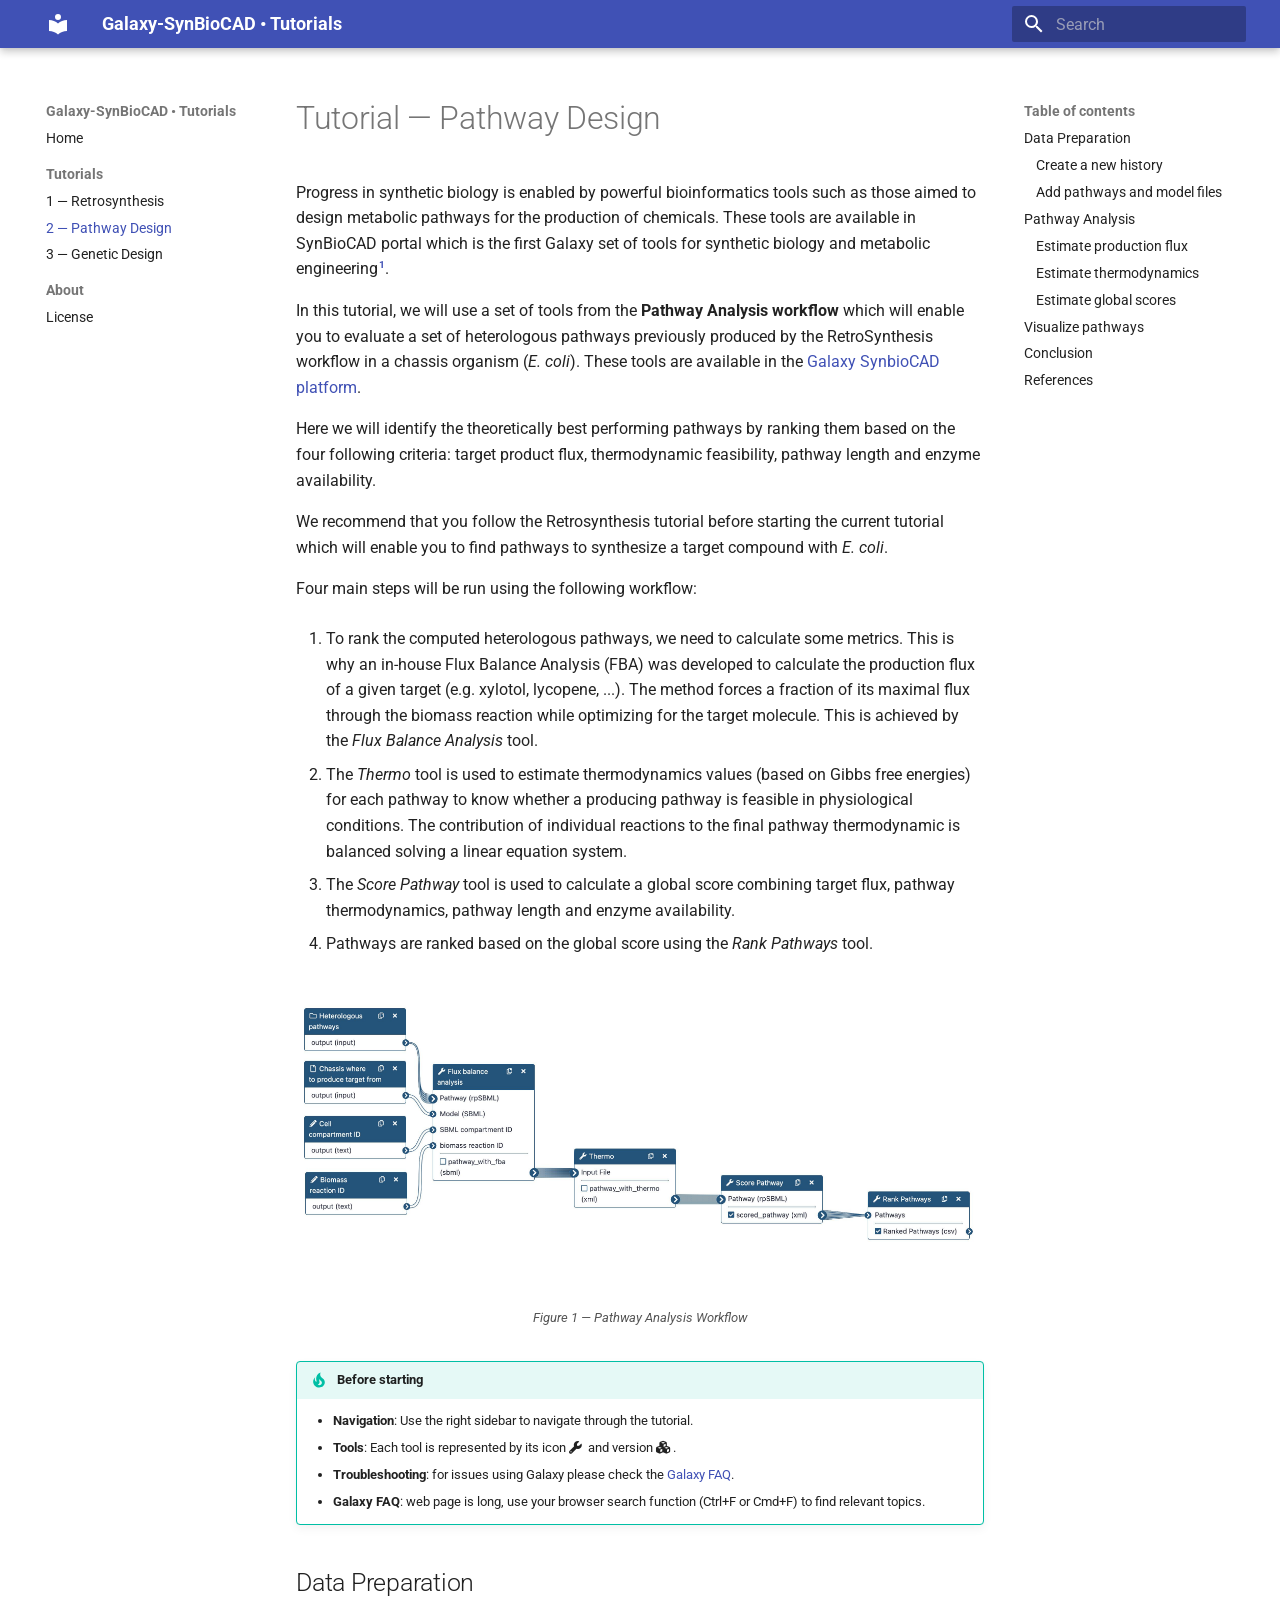
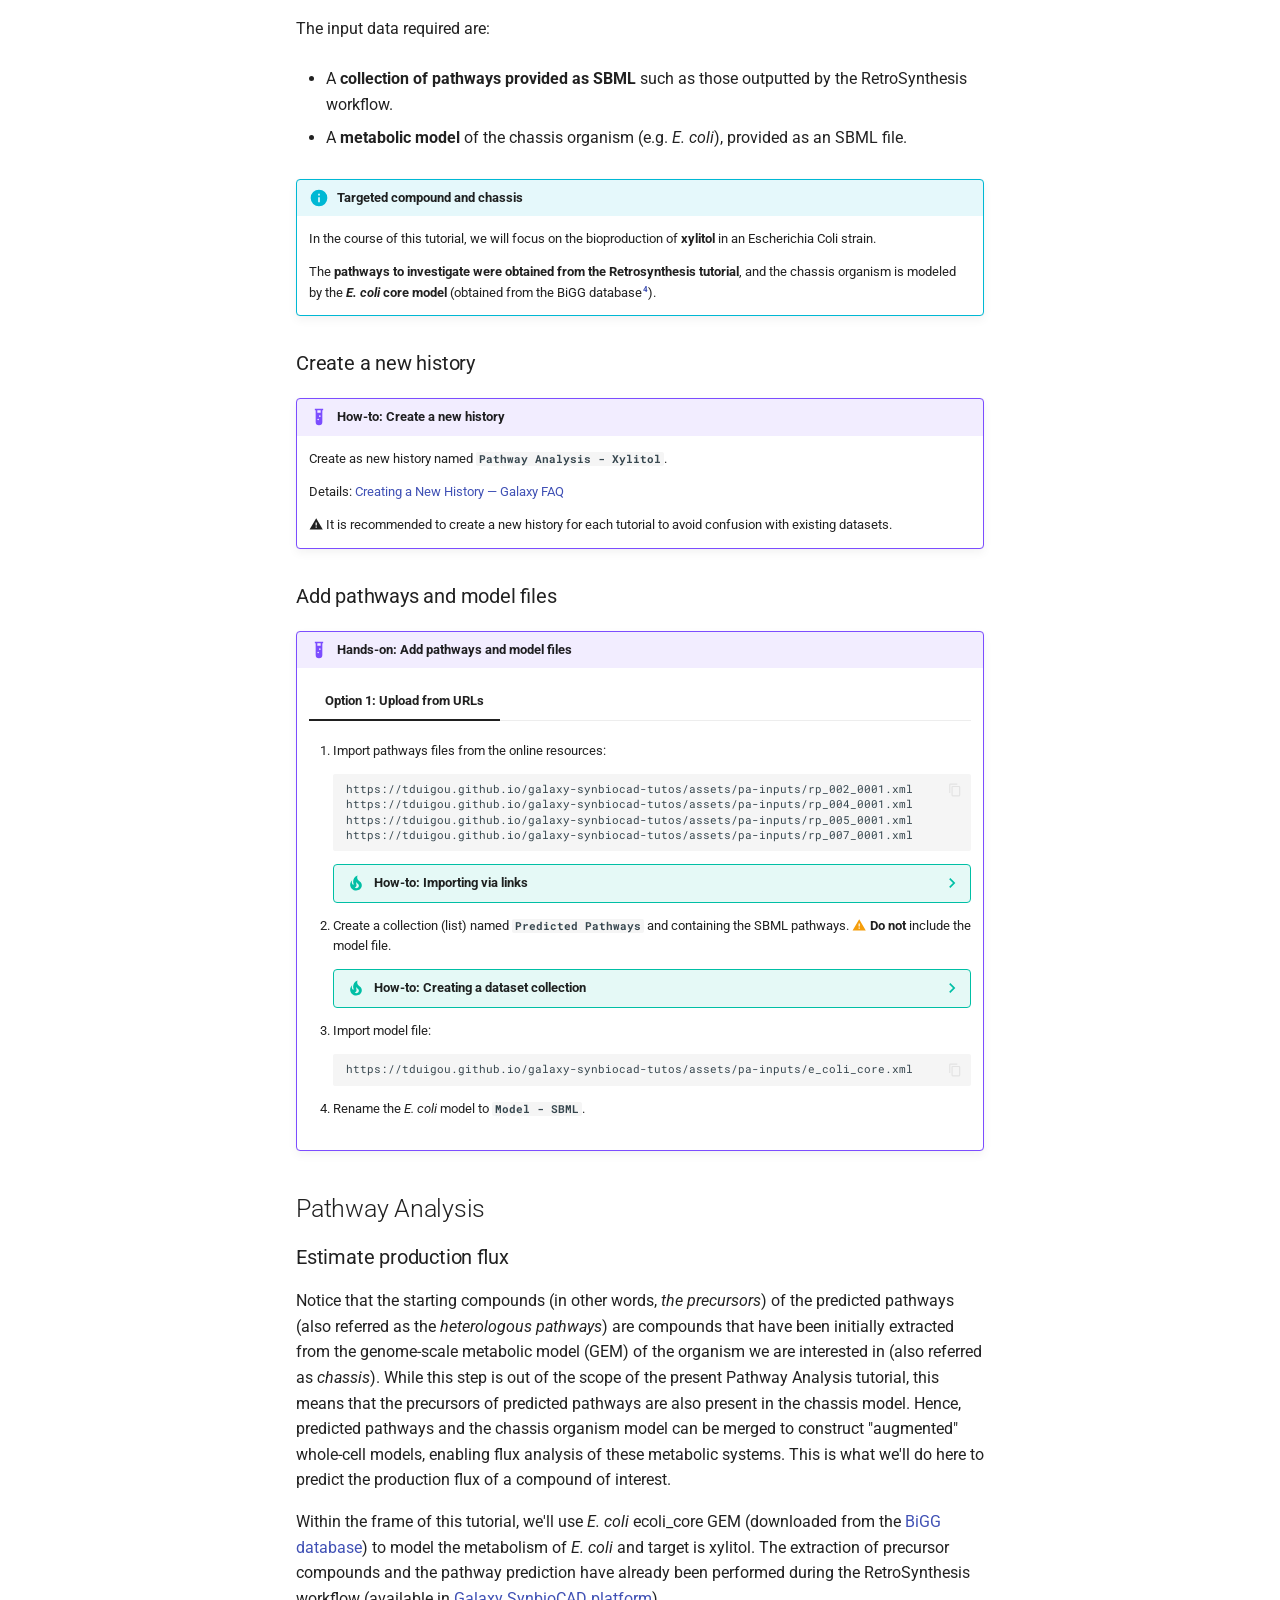
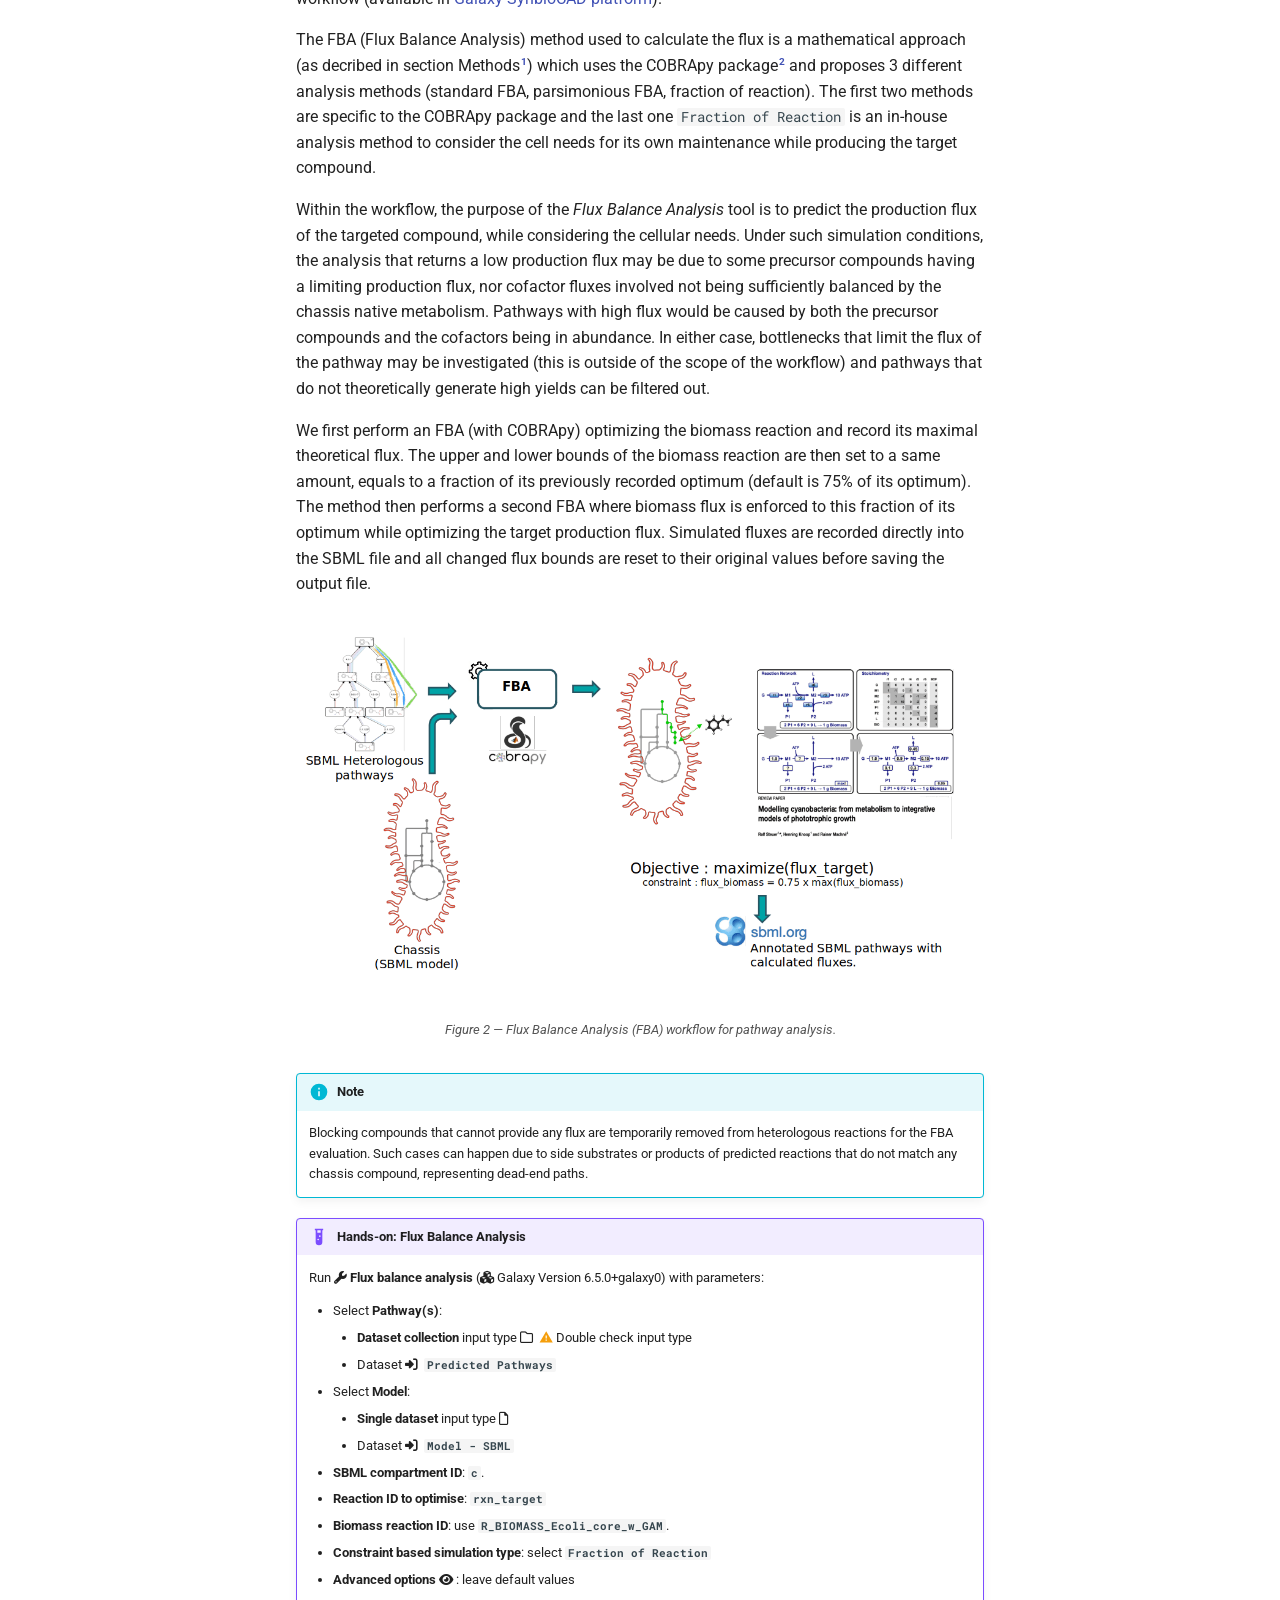
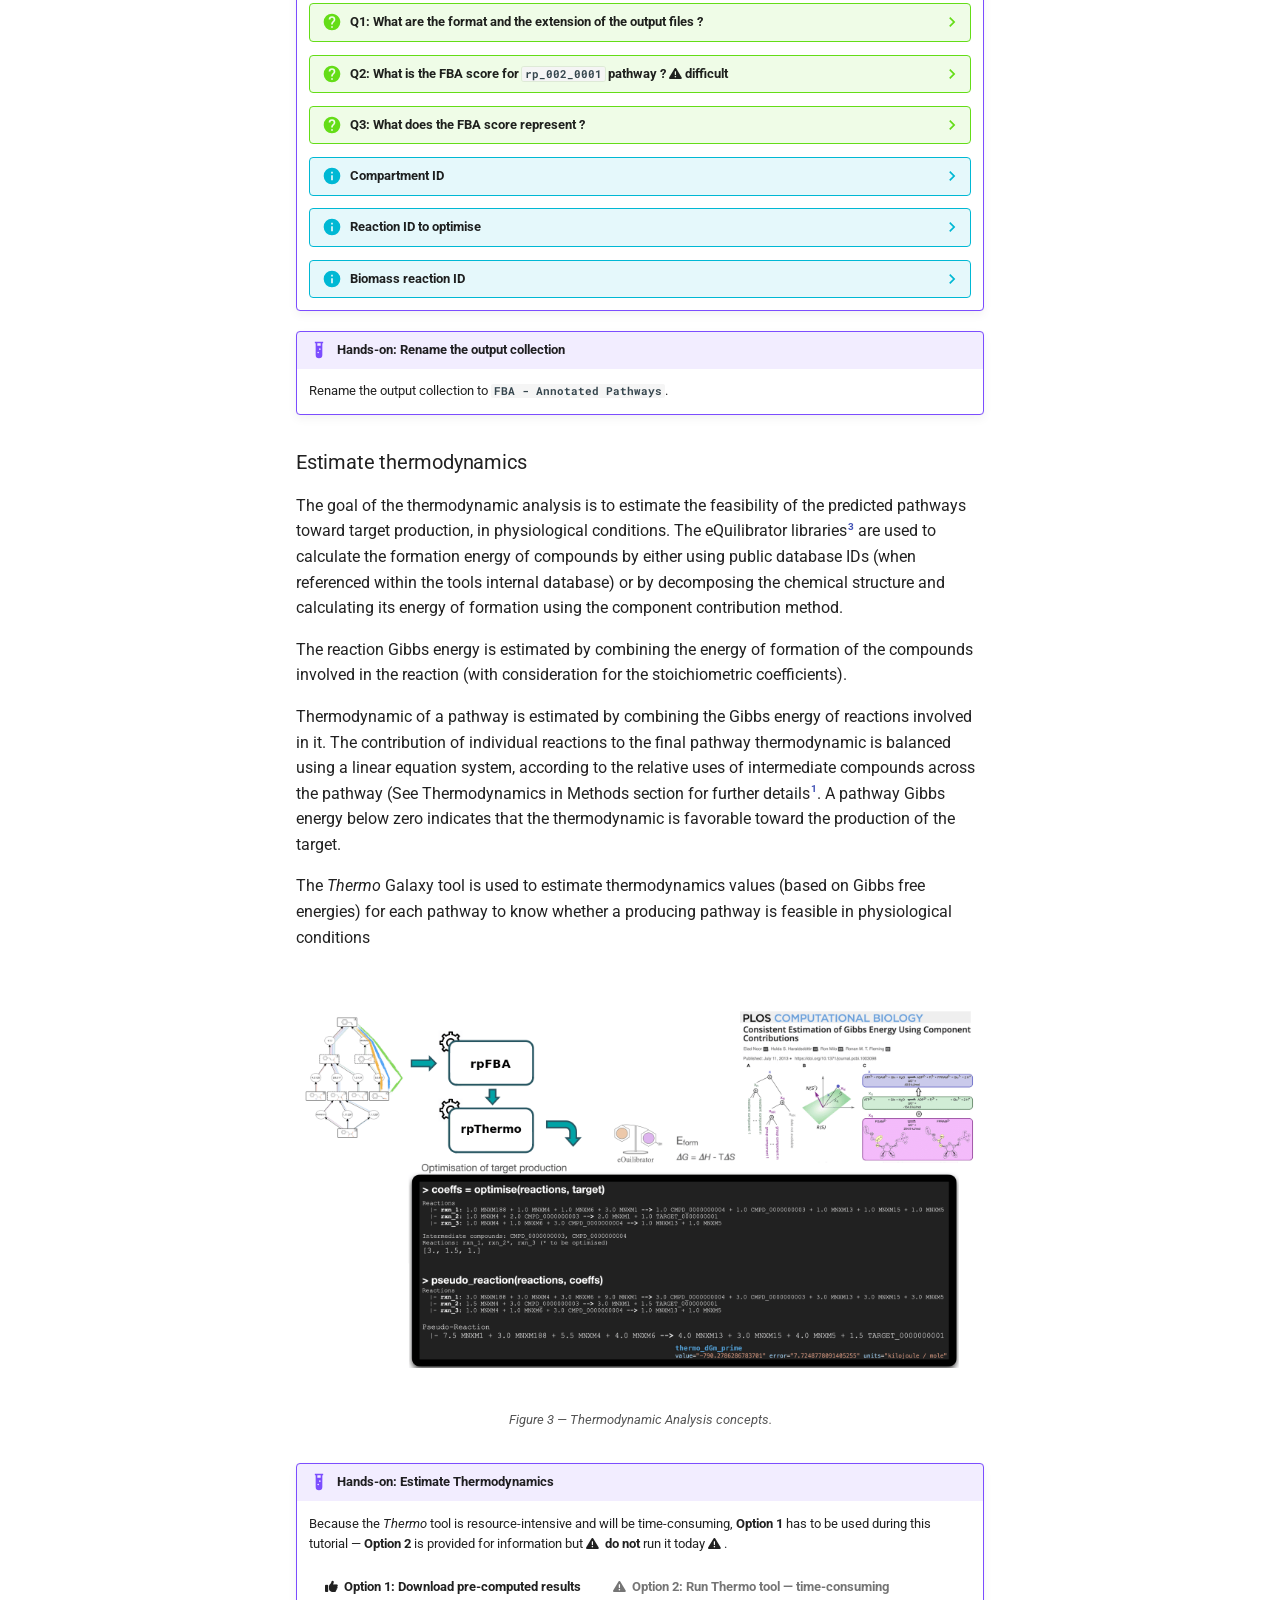
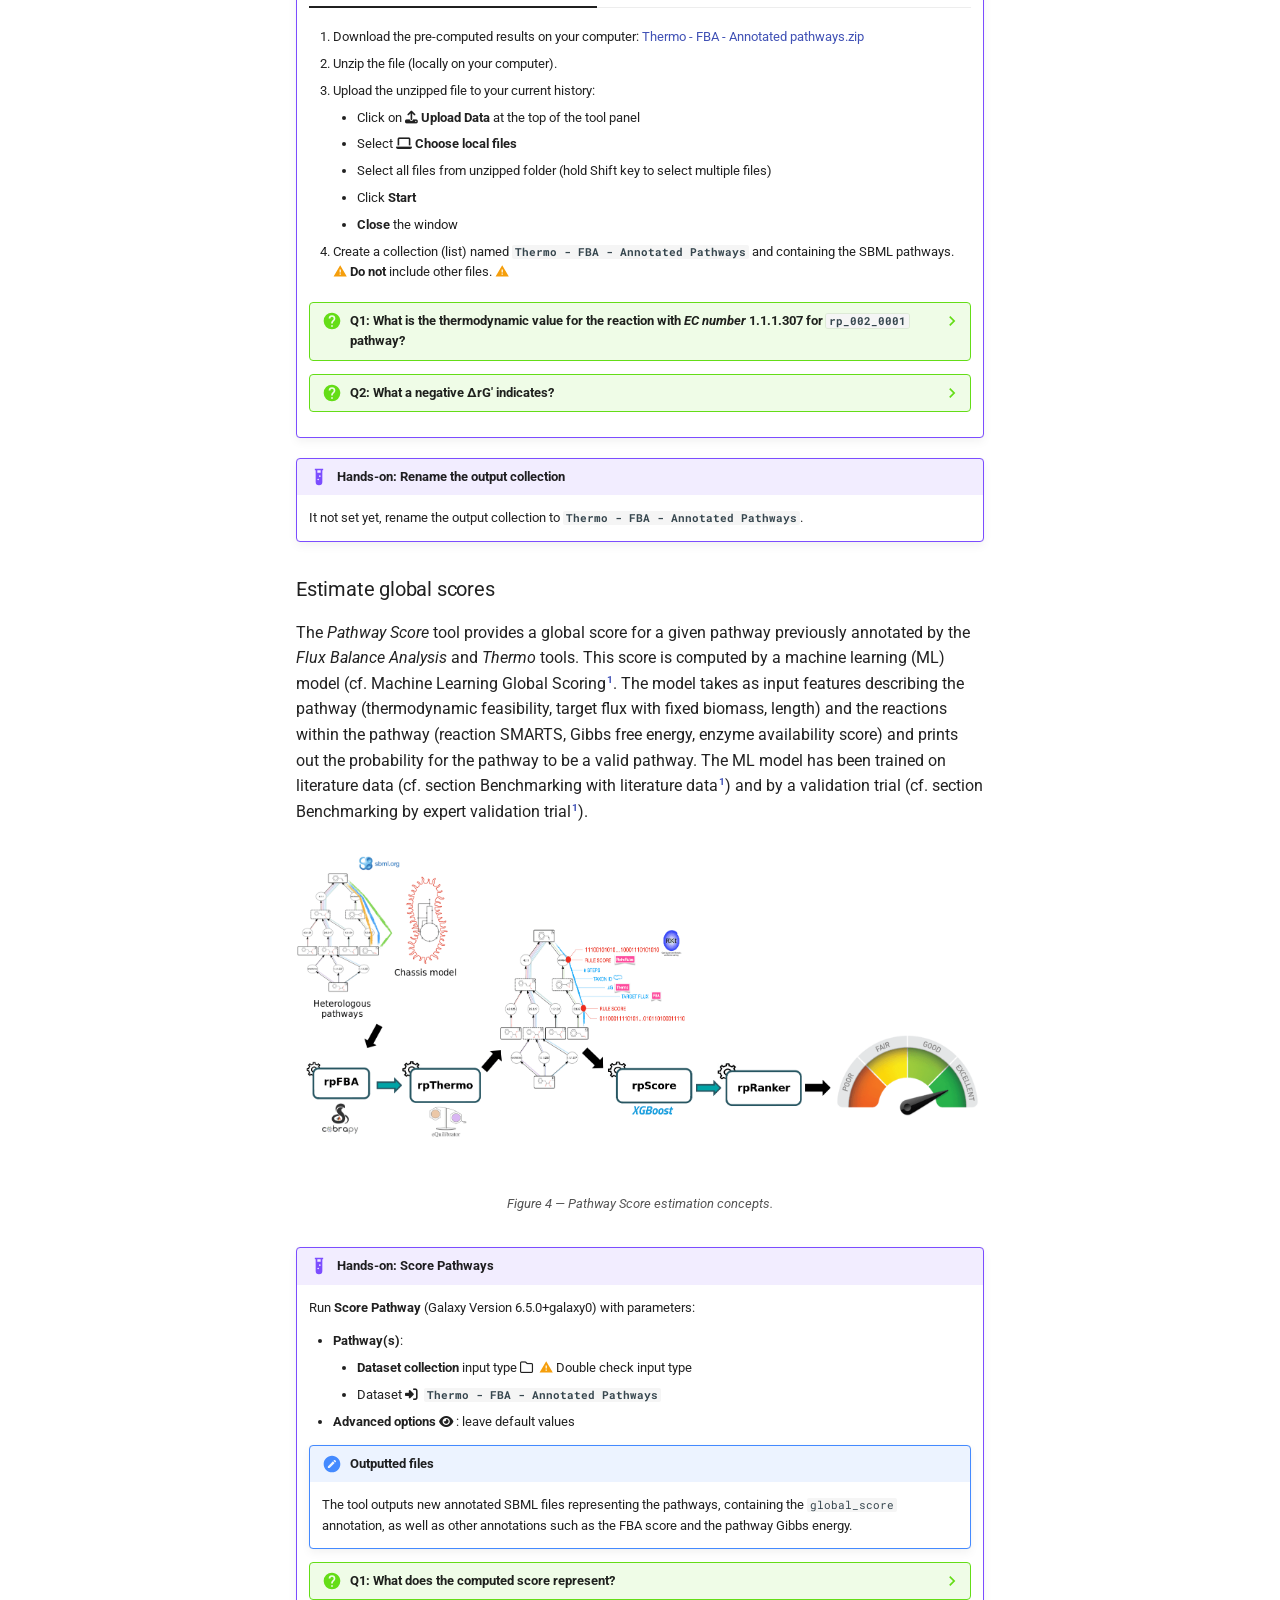
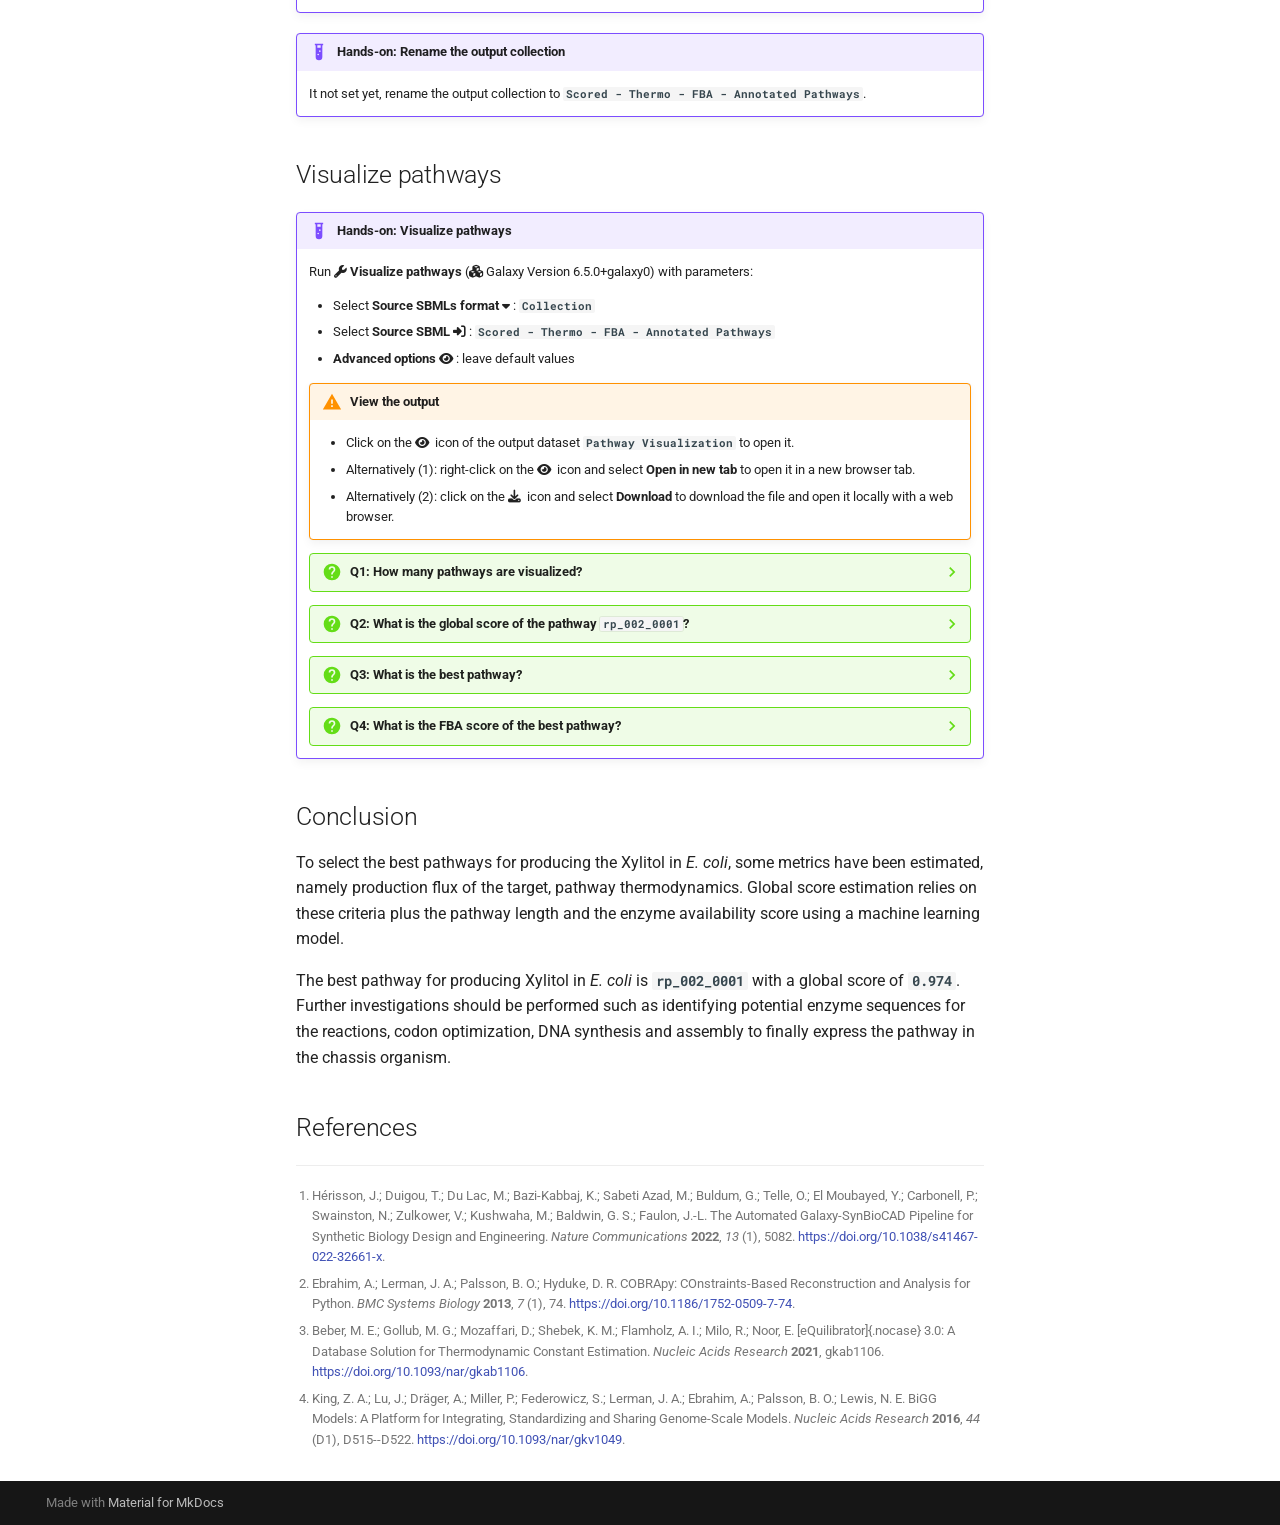
<file: tuto-2-pathway-analysis/index.html>
<!doctype html>
<html lang="en" class="no-js">
  <head>
    
      <meta charset="utf-8">
      <meta name="viewport" content="width=device-width,initial-scale=1">
      
        <meta name="description" content="Tutorial to analyze and rank heterologous pathways for producing a target compound in a chassis organism.">
      
      
      
        <link rel="canonical" href="https://tduigou.github.io/galaxy-synbiocad-tutos/tuto-2-pathway-analysis/">
      
      
        <link rel="prev" href="../tuto-1-retrosynthesis/">
      
      
        <link rel="next" href="../tuto-3-genetic-design/">
      
      
      <link rel="icon" href="../assets/images/favicon.png">
      <meta name="generator" content="mkdocs-1.6.1, mkdocs-material-9.6.20">
    
    
      
        <title>2 — Pathway Design - Galaxy-SynBioCAD • Tutorials</title>
      
    
    
      <link rel="stylesheet" href="../assets/stylesheets/main.e53b48f4.min.css">
      
        
        <link rel="stylesheet" href="../assets/stylesheets/palette.06af60db.min.css">
      
      


    
    
      
    
    
      
        
        
        <link rel="preconnect" href="https://fonts.gstatic.com" crossorigin>
        <link rel="stylesheet" href="https://fonts.googleapis.com/css?family=Roboto:300,300i,400,400i,700,700i%7CRoboto+Mono:400,400i,700,700i&display=fallback">
        <style>:root{--md-text-font:"Roboto";--md-code-font:"Roboto Mono"}</style>
      
    
    
      <link rel="stylesheet" href="https://cdnjs.cloudflare.com/ajax/libs/font-awesome/6.7.2/css/all.min.css">
    
      <link rel="stylesheet" href="../stylesheets/icons.css">
    
      <link rel="stylesheet" href="../stylesheets/figures.css">
    
      <link rel="stylesheet" href="../stylesheets/tables.css">
    
    <script>__md_scope=new URL("..",location),__md_hash=e=>[...e].reduce(((e,_)=>(e<<5)-e+_.charCodeAt(0)),0),__md_get=(e,_=localStorage,t=__md_scope)=>JSON.parse(_.getItem(t.pathname+"."+e)),__md_set=(e,_,t=localStorage,a=__md_scope)=>{try{t.setItem(a.pathname+"."+e,JSON.stringify(_))}catch(e){}}</script>
    
      

    
    
    
  </head>
  
  
    
    
      
    
    
    
    
    <body dir="ltr" data-md-color-scheme="default" data-md-color-primary="indigo" data-md-color-accent="indigo">
  
    
    <input class="md-toggle" data-md-toggle="drawer" type="checkbox" id="__drawer" autocomplete="off">
    <input class="md-toggle" data-md-toggle="search" type="checkbox" id="__search" autocomplete="off">
    <label class="md-overlay" for="__drawer"></label>
    <div data-md-component="skip">
      
        
        <a href="#data-preparation" class="md-skip">
          Skip to content
        </a>
      
    </div>
    <div data-md-component="announce">
      
    </div>
    
    
      

  

<header class="md-header md-header--shadow" data-md-component="header">
  <nav class="md-header__inner md-grid" aria-label="Header">
    <a href=".." title="Galaxy-SynBioCAD • Tutorials" class="md-header__button md-logo" aria-label="Galaxy-SynBioCAD • Tutorials" data-md-component="logo">
      
  
  <svg xmlns="http://www.w3.org/2000/svg" viewBox="0 0 24 24"><path d="M12 8a3 3 0 0 0 3-3 3 3 0 0 0-3-3 3 3 0 0 0-3 3 3 3 0 0 0 3 3m0 3.54C9.64 9.35 6.5 8 3 8v11c3.5 0 6.64 1.35 9 3.54 2.36-2.19 5.5-3.54 9-3.54V8c-3.5 0-6.64 1.35-9 3.54"/></svg>

    </a>
    <label class="md-header__button md-icon" for="__drawer">
      
      <svg xmlns="http://www.w3.org/2000/svg" viewBox="0 0 24 24"><path d="M3 6h18v2H3zm0 5h18v2H3zm0 5h18v2H3z"/></svg>
    </label>
    <div class="md-header__title" data-md-component="header-title">
      <div class="md-header__ellipsis">
        <div class="md-header__topic">
          <span class="md-ellipsis">
            Galaxy-SynBioCAD • Tutorials
          </span>
        </div>
        <div class="md-header__topic" data-md-component="header-topic">
          <span class="md-ellipsis">
            
              2 — Pathway Design
            
          </span>
        </div>
      </div>
    </div>
    
      
        <form class="md-header__option" data-md-component="palette">
  
    
    
    
    <input class="md-option" data-md-color-media="" data-md-color-scheme="default" data-md-color-primary="indigo" data-md-color-accent="indigo"  aria-hidden="true"  type="radio" name="__palette" id="__palette_0">
    
  
    
    
    
    <input class="md-option" data-md-color-media="" data-md-color-scheme="slate" data-md-color-primary="indigo" data-md-color-accent="indigo"  aria-hidden="true"  type="radio" name="__palette" id="__palette_1">
    
  
</form>
      
    
    
      <script>var palette=__md_get("__palette");if(palette&&palette.color){if("(prefers-color-scheme)"===palette.color.media){var media=matchMedia("(prefers-color-scheme: light)"),input=document.querySelector(media.matches?"[data-md-color-media='(prefers-color-scheme: light)']":"[data-md-color-media='(prefers-color-scheme: dark)']");palette.color.media=input.getAttribute("data-md-color-media"),palette.color.scheme=input.getAttribute("data-md-color-scheme"),palette.color.primary=input.getAttribute("data-md-color-primary"),palette.color.accent=input.getAttribute("data-md-color-accent")}for(var[key,value]of Object.entries(palette.color))document.body.setAttribute("data-md-color-"+key,value)}</script>
    
    
    
      
      
        <label class="md-header__button md-icon" for="__search">
          
          <svg xmlns="http://www.w3.org/2000/svg" viewBox="0 0 24 24"><path d="M9.5 3A6.5 6.5 0 0 1 16 9.5c0 1.61-.59 3.09-1.56 4.23l.27.27h.79l5 5-1.5 1.5-5-5v-.79l-.27-.27A6.52 6.52 0 0 1 9.5 16 6.5 6.5 0 0 1 3 9.5 6.5 6.5 0 0 1 9.5 3m0 2C7 5 5 7 5 9.5S7 14 9.5 14 14 12 14 9.5 12 5 9.5 5"/></svg>
        </label>
        <div class="md-search" data-md-component="search" role="dialog">
  <label class="md-search__overlay" for="__search"></label>
  <div class="md-search__inner" role="search">
    <form class="md-search__form" name="search">
      <input type="text" class="md-search__input" name="query" aria-label="Search" placeholder="Search" autocapitalize="off" autocorrect="off" autocomplete="off" spellcheck="false" data-md-component="search-query" required>
      <label class="md-search__icon md-icon" for="__search">
        
        <svg xmlns="http://www.w3.org/2000/svg" viewBox="0 0 24 24"><path d="M9.5 3A6.5 6.5 0 0 1 16 9.5c0 1.61-.59 3.09-1.56 4.23l.27.27h.79l5 5-1.5 1.5-5-5v-.79l-.27-.27A6.52 6.52 0 0 1 9.5 16 6.5 6.5 0 0 1 3 9.5 6.5 6.5 0 0 1 9.5 3m0 2C7 5 5 7 5 9.5S7 14 9.5 14 14 12 14 9.5 12 5 9.5 5"/></svg>
        
        <svg xmlns="http://www.w3.org/2000/svg" viewBox="0 0 24 24"><path d="M20 11v2H8l5.5 5.5-1.42 1.42L4.16 12l7.92-7.92L13.5 5.5 8 11z"/></svg>
      </label>
      <nav class="md-search__options" aria-label="Search">
        
        <button type="reset" class="md-search__icon md-icon" title="Clear" aria-label="Clear" tabindex="-1">
          
          <svg xmlns="http://www.w3.org/2000/svg" viewBox="0 0 24 24"><path d="M19 6.41 17.59 5 12 10.59 6.41 5 5 6.41 10.59 12 5 17.59 6.41 19 12 13.41 17.59 19 19 17.59 13.41 12z"/></svg>
        </button>
      </nav>
      
        <div class="md-search__suggest" data-md-component="search-suggest"></div>
      
    </form>
    <div class="md-search__output">
      <div class="md-search__scrollwrap" tabindex="0" data-md-scrollfix>
        <div class="md-search-result" data-md-component="search-result">
          <div class="md-search-result__meta">
            Initializing search
          </div>
          <ol class="md-search-result__list" role="presentation"></ol>
        </div>
      </div>
    </div>
  </div>
</div>
      
    
    
  </nav>
  
</header>
    
    <div class="md-container" data-md-component="container">
      
      
        
          
        
      
      <main class="md-main" data-md-component="main">
        <div class="md-main__inner md-grid">
          
            
              
              <div class="md-sidebar md-sidebar--primary" data-md-component="sidebar" data-md-type="navigation" >
                <div class="md-sidebar__scrollwrap">
                  <div class="md-sidebar__inner">
                    



<nav class="md-nav md-nav--primary" aria-label="Navigation" data-md-level="0">
  <label class="md-nav__title" for="__drawer">
    <a href=".." title="Galaxy-SynBioCAD • Tutorials" class="md-nav__button md-logo" aria-label="Galaxy-SynBioCAD • Tutorials" data-md-component="logo">
      
  
  <svg xmlns="http://www.w3.org/2000/svg" viewBox="0 0 24 24"><path d="M12 8a3 3 0 0 0 3-3 3 3 0 0 0-3-3 3 3 0 0 0-3 3 3 3 0 0 0 3 3m0 3.54C9.64 9.35 6.5 8 3 8v11c3.5 0 6.64 1.35 9 3.54 2.36-2.19 5.5-3.54 9-3.54V8c-3.5 0-6.64 1.35-9 3.54"/></svg>

    </a>
    Galaxy-SynBioCAD • Tutorials
  </label>
  
  <ul class="md-nav__list" data-md-scrollfix>
    
      
      
  
  
  
  
    <li class="md-nav__item">
      <a href=".." class="md-nav__link">
        
  
  
  <span class="md-ellipsis">
    Home
    
  </span>
  

      </a>
    </li>
  

    
      
      
  
  
    
  
  
  
    
    
    
    
      
        
        
      
    
    
    <li class="md-nav__item md-nav__item--active md-nav__item--section md-nav__item--nested">
      
        
        
        <input class="md-nav__toggle md-toggle " type="checkbox" id="__nav_2" checked>
        
          
          <label class="md-nav__link" for="__nav_2" id="__nav_2_label" tabindex="">
            
  
  
  <span class="md-ellipsis">
    Tutorials
    
  </span>
  

            <span class="md-nav__icon md-icon"></span>
          </label>
        
        <nav class="md-nav" data-md-level="1" aria-labelledby="__nav_2_label" aria-expanded="true">
          <label class="md-nav__title" for="__nav_2">
            <span class="md-nav__icon md-icon"></span>
            Tutorials
          </label>
          <ul class="md-nav__list" data-md-scrollfix>
            
              
                
  
  
  
  
    <li class="md-nav__item">
      <a href="../tuto-1-retrosynthesis/" class="md-nav__link">
        
  
  
  <span class="md-ellipsis">
    1 — Retrosynthesis
    
  </span>
  

      </a>
    </li>
  

              
            
              
                
  
  
    
  
  
  
    <li class="md-nav__item md-nav__item--active">
      
      <input class="md-nav__toggle md-toggle" type="checkbox" id="__toc">
      
      
      
        <label class="md-nav__link md-nav__link--active" for="__toc">
          
  
  
  <span class="md-ellipsis">
    2 — Pathway Design
    
  </span>
  

          <span class="md-nav__icon md-icon"></span>
        </label>
      
      <a href="./" class="md-nav__link md-nav__link--active">
        
  
  
  <span class="md-ellipsis">
    2 — Pathway Design
    
  </span>
  

      </a>
      
        

<nav class="md-nav md-nav--secondary" aria-label="Table of contents">
  
  
  
  
    <label class="md-nav__title" for="__toc">
      <span class="md-nav__icon md-icon"></span>
      Table of contents
    </label>
    <ul class="md-nav__list" data-md-component="toc" data-md-scrollfix>
      
        <li class="md-nav__item">
  <a href="#data-preparation" class="md-nav__link">
    <span class="md-ellipsis">
      Data Preparation
    </span>
  </a>
  
    <nav class="md-nav" aria-label="Data Preparation">
      <ul class="md-nav__list">
        
          <li class="md-nav__item">
  <a href="#create-a-new-history" class="md-nav__link">
    <span class="md-ellipsis">
      Create a new history
    </span>
  </a>
  
</li>
        
          <li class="md-nav__item">
  <a href="#add-pathways-and-model-files" class="md-nav__link">
    <span class="md-ellipsis">
      Add pathways and model files
    </span>
  </a>
  
</li>
        
      </ul>
    </nav>
  
</li>
      
        <li class="md-nav__item">
  <a href="#pathway-analysis" class="md-nav__link">
    <span class="md-ellipsis">
      Pathway Analysis
    </span>
  </a>
  
    <nav class="md-nav" aria-label="Pathway Analysis">
      <ul class="md-nav__list">
        
          <li class="md-nav__item">
  <a href="#estimate-production-flux" class="md-nav__link">
    <span class="md-ellipsis">
      Estimate production flux
    </span>
  </a>
  
</li>
        
          <li class="md-nav__item">
  <a href="#estimate-thermodynamics" class="md-nav__link">
    <span class="md-ellipsis">
      Estimate thermodynamics
    </span>
  </a>
  
</li>
        
          <li class="md-nav__item">
  <a href="#estimate-global-scores" class="md-nav__link">
    <span class="md-ellipsis">
      Estimate global scores
    </span>
  </a>
  
</li>
        
      </ul>
    </nav>
  
</li>
      
        <li class="md-nav__item">
  <a href="#visualize-pathways" class="md-nav__link">
    <span class="md-ellipsis">
      Visualize pathways
    </span>
  </a>
  
</li>
      
        <li class="md-nav__item">
  <a href="#conclusion" class="md-nav__link">
    <span class="md-ellipsis">
      Conclusion
    </span>
  </a>
  
</li>
      
        <li class="md-nav__item">
  <a href="#references" class="md-nav__link">
    <span class="md-ellipsis">
      References
    </span>
  </a>
  
</li>
      
    </ul>
  
</nav>
      
    </li>
  

              
            
              
                
  
  
  
  
    <li class="md-nav__item">
      <a href="../tuto-3-genetic-design/" class="md-nav__link">
        
  
  
  <span class="md-ellipsis">
    3 — Genetic Design
    
  </span>
  

      </a>
    </li>
  

              
            
          </ul>
        </nav>
      
    </li>
  

    
      
      
  
  
  
  
    
    
    
    
      
        
        
      
    
    
    <li class="md-nav__item md-nav__item--section md-nav__item--nested">
      
        
        
        <input class="md-nav__toggle md-toggle " type="checkbox" id="__nav_3" >
        
          
          <label class="md-nav__link" for="__nav_3" id="__nav_3_label" tabindex="">
            
  
  
  <span class="md-ellipsis">
    About
    
  </span>
  

            <span class="md-nav__icon md-icon"></span>
          </label>
        
        <nav class="md-nav" data-md-level="1" aria-labelledby="__nav_3_label" aria-expanded="false">
          <label class="md-nav__title" for="__nav_3">
            <span class="md-nav__icon md-icon"></span>
            About
          </label>
          <ul class="md-nav__list" data-md-scrollfix>
            
              
                
  
  
  
  
    <li class="md-nav__item">
      <a href="../license/" class="md-nav__link">
        
  
  
  <span class="md-ellipsis">
    License
    
  </span>
  

      </a>
    </li>
  

              
            
          </ul>
        </nav>
      
    </li>
  

    
  </ul>
</nav>
                  </div>
                </div>
              </div>
            
            
              
              <div class="md-sidebar md-sidebar--secondary" data-md-component="sidebar" data-md-type="toc" >
                <div class="md-sidebar__scrollwrap">
                  <div class="md-sidebar__inner">
                    

<nav class="md-nav md-nav--secondary" aria-label="Table of contents">
  
  
  
  
    <label class="md-nav__title" for="__toc">
      <span class="md-nav__icon md-icon"></span>
      Table of contents
    </label>
    <ul class="md-nav__list" data-md-component="toc" data-md-scrollfix>
      
        <li class="md-nav__item">
  <a href="#data-preparation" class="md-nav__link">
    <span class="md-ellipsis">
      Data Preparation
    </span>
  </a>
  
    <nav class="md-nav" aria-label="Data Preparation">
      <ul class="md-nav__list">
        
          <li class="md-nav__item">
  <a href="#create-a-new-history" class="md-nav__link">
    <span class="md-ellipsis">
      Create a new history
    </span>
  </a>
  
</li>
        
          <li class="md-nav__item">
  <a href="#add-pathways-and-model-files" class="md-nav__link">
    <span class="md-ellipsis">
      Add pathways and model files
    </span>
  </a>
  
</li>
        
      </ul>
    </nav>
  
</li>
      
        <li class="md-nav__item">
  <a href="#pathway-analysis" class="md-nav__link">
    <span class="md-ellipsis">
      Pathway Analysis
    </span>
  </a>
  
    <nav class="md-nav" aria-label="Pathway Analysis">
      <ul class="md-nav__list">
        
          <li class="md-nav__item">
  <a href="#estimate-production-flux" class="md-nav__link">
    <span class="md-ellipsis">
      Estimate production flux
    </span>
  </a>
  
</li>
        
          <li class="md-nav__item">
  <a href="#estimate-thermodynamics" class="md-nav__link">
    <span class="md-ellipsis">
      Estimate thermodynamics
    </span>
  </a>
  
</li>
        
          <li class="md-nav__item">
  <a href="#estimate-global-scores" class="md-nav__link">
    <span class="md-ellipsis">
      Estimate global scores
    </span>
  </a>
  
</li>
        
      </ul>
    </nav>
  
</li>
      
        <li class="md-nav__item">
  <a href="#visualize-pathways" class="md-nav__link">
    <span class="md-ellipsis">
      Visualize pathways
    </span>
  </a>
  
</li>
      
        <li class="md-nav__item">
  <a href="#conclusion" class="md-nav__link">
    <span class="md-ellipsis">
      Conclusion
    </span>
  </a>
  
</li>
      
        <li class="md-nav__item">
  <a href="#references" class="md-nav__link">
    <span class="md-ellipsis">
      References
    </span>
  </a>
  
</li>
      
    </ul>
  
</nav>
                  </div>
                </div>
              </div>
            
          
          
            <div class="md-content" data-md-component="content">
              <article class="md-content__inner md-typeset">
                
                  



<h1 id="tutorial-pathway-design">Tutorial — Pathway Design<a class="headerlink" href="#tutorial-pathway-design" title="Permanent link">&para;</a></h1>
<p>Progress in synthetic biology is enabled by powerful bioinformatics tools such as those aimed to design metabolic pathways for the production of chemicals. These tools are available in SynBioCAD portal which is the first Galaxy set of tools for synthetic biology and metabolic engineering<sup id="fnref:herisson2022"><a class="footnote-ref" href="#fn:herisson2022">1</a></sup>.</p>
<p>In this tutorial, we will use a set of tools from the <strong>Pathway Analysis workflow</strong> which will enable you to evaluate a set of heterologous pathways previously produced by the RetroSynthesis workflow in a chassis organism (<em>E. coli</em>). These tools are available in the <a href="https://galaxy-synbiocad.org">Galaxy SynbioCAD platform</a>.</p>
<p>Here we will identify the theoretically best performing pathways by ranking them based on the four following criteria: target product flux, thermodynamic feasibility, pathway length and enzyme availability.</p>
<p>We recommend that you follow the Retrosynthesis tutorial before starting the current tutorial which will enable you to find pathways to synthesize a target compound with <em>E. coli</em>.</p>
<p>Four main steps will be run using the following workflow:</p>
<ol>
<li>
<p>To rank the computed heterologous pathways, we need to calculate some metrics. This is why an in-house Flux Balance Analysis (FBA) was developed to calculate the production flux of a given target (e.g. xylotol, lycopene, ...). The method forces a fraction of its maximal flux through the biomass reaction while optimizing for the target molecule. This is achieved by the <em>Flux Balance Analysis</em> tool.</p>
</li>
<li>
<p>The <em>Thermo</em> tool is used to estimate thermodynamics values (based on Gibbs free energies) for each pathway to know whether a producing pathway is feasible in physiological conditions. The contribution of individual reactions to the final pathway thermodynamic is balanced solving a linear equation system.</p>
</li>
<li>
<p>The <em>Score Pathway</em> tool is used to calculate a global score combining target flux, pathway thermodynamics, pathway length and enzyme availability.</p>
</li>
<li>
<p>Pathways are ranked based on the global score using the <em>Rank Pathways</em> tool.</p>
</li>
</ol>
<figure class="numbered">
<p><img alt="Pathway Analysis" src="../assets/pathway_analysis_workflow.jpg" width="720" /><br />
</p>
<figcaption>
<p>Pathway Analysis Workflow</p>
</figcaption>
<!-- <figcaption markdown>Figure 1 — The *Pathway Analysis* Workflow viewed from the Galaxy editor interface. The pathway analysis workflow will evaluate and rank pathways based on multiple metrics. First, Flux Balance Analysis (FBA) node will take as inputs a collection of SBMLs representing the heterologous pathways to be evaluated, another SBML representing the chassis, and 2 additional inputs are expected for indicating the biomass reaction ID and the cell compartment ID that will be used during the FBA analysis. The FBA method will optimize the production of the target under the constraint that the model should still produce some level biomass. Then, the Thermo tool is used to estimate thermodynamics values for each pathway to know whether it is favorable towards target production in physiological conditions. After that the Score Pathway tool will calculate a global score combining target flux, pathway thermodynamics, pathway length and enzyme availability. Finally, the pathways are ranked based on the global score using the Rank Pathways tool. All exchange files are SBMLs. The output is a CSV file which contains the pathway IDs and their corresponding global score.</figcaption> -->
</figure>
<div class="admonition tip">
<p class="admonition-title">Before starting</p>
<ul>
<li><strong>Navigation</strong>: Use the right sidebar to navigate through the tutorial.</li>
<li><strong>Tools</strong>: Each tool is represented by its icon <i class="fa-solid fa-wrench icon" aria-hidden="true"></i> and version <i class="fa-solid fa-cubes icon" aria-hidden="true"></i>.</li>
<li><strong>Troubleshooting</strong>: for issues using Galaxy please check the <a href="https://training.galaxyproject.org/training-material/faqs/galaxy/">Galaxy FAQ</a>.</li>
<li><strong>Galaxy FAQ</strong>: web page is long, use your browser search function (Ctrl+F or Cmd+F) to find relevant topics.</li>
</ul>
</div>
<h2 id="data-preparation">Data Preparation<a class="headerlink" href="#data-preparation" title="Permanent link">&para;</a></h2>
<p>The input data required are:</p>
<ul>
<li>
<p>A <strong>collection of pathways provided as SBML</strong> such as those outputted by the RetroSynthesis workflow.</p>
</li>
<li>
<p>A <strong>metabolic model</strong> of the chassis organism (e.g. <em>E. coli</em>), provided as an SBML file.</p>
</li>
</ul>
<div class="admonition info">
<p class="admonition-title">Targeted compound and chassis</p>
<p>In the course of this tutorial, we will focus on the bioproduction of <strong>xylitol</strong> in an Escherichia Coli strain.</p>
<p>The <strong>pathways to investigate were obtained from the Retrosynthesis tutorial</strong>, and the chassis organism is modeled by the <strong><em>E. coli</em> core model</strong> (obtained from the BiGG database<sup id="fnref:king2016"><a class="footnote-ref" href="#fn:king2016">4</a></sup>).</p>
</div>
<h3 id="create-a-new-history">Create a new history<a class="headerlink" href="#create-a-new-history" title="Permanent link">&para;</a></h3>
<div class="admonition example">
<p class="admonition-title">How-to: Create a new history</p>
<p>Create as new history named <strong><code>Pathway Analysis - Xylitol</code></strong>.</p>
<p>Details: <a href="https://training.galaxyproject.org/training-material/faqs/galaxy/#tip-creating-a-new-history">Creating a New History — Galaxy FAQ</a></p>
<p><span class="twemoji"><svg xmlns="http://www.w3.org/2000/svg" viewBox="0 0 24 24"><path d="M13 14h-2V9h2m0 9h-2v-2h2M1 21h22L12 2z"/></svg></span> It is recommended to create a new history for each tutorial to avoid confusion with existing datasets.</p>
</div>
<h3 id="add-pathways-and-model-files">Add pathways and model files<a class="headerlink" href="#add-pathways-and-model-files" title="Permanent link">&para;</a></h3>
<div class="admonition example">
<p class="admonition-title">Hands-on: Add pathways and model files</p>
<div class="tabbed-set tabbed-alternate" data-tabs="1:1"><input checked="checked" id="__tabbed_1_1" name="__tabbed_1" type="radio" /><div class="tabbed-labels"><label for="__tabbed_1_1">Option 1: Upload from URLs</label></div>
<div class="tabbed-content">
<div class="tabbed-block">
<ol>
<li>
<p>Import pathways files from the online resources:</p>
<div class="highlight"><pre><span></span><code>https://tduigou.github.io/galaxy-synbiocad-tutos/assets/pa-inputs/rp_002_0001.xml
https://tduigou.github.io/galaxy-synbiocad-tutos/assets/pa-inputs/rp_004_0001.xml
https://tduigou.github.io/galaxy-synbiocad-tutos/assets/pa-inputs/rp_005_0001.xml
https://tduigou.github.io/galaxy-synbiocad-tutos/assets/pa-inputs/rp_007_0001.xml
</code></pre></div>
<details class="tip">
<summary>How-to: Importing via links</summary>
<ul>
<li>Copy link(s) to clipboard</li>
<li>Click <i class="fa-solid fa-upload icon" aria-hidden="true"></i><strong>Upload Data</strong> at the top of the tool panel</li>
<li>Select <i class="fa-solid fa-pen-to-square icon" aria-hidden="true"></i><strong>Paste/Fetch Data</strong></li>
<li>Paste link(s) into text field</li>
<li>Click <strong>Start</strong></li>
<li><strong>Close</strong> the window</li>
</ul>
<p>More details: <a href="https://training.galaxyproject.org/training-material/faqs/galaxy/#tip-importing-via-links">Import via Link — Galaxy FAQ</a></p>
</details>
</li>
<li>
<p>Create a collection (list) named <strong><code>Predicted Pathways</code></strong> and containing the SBML pathways. <span style="color:#f59e0b"><span class="twemoji"><svg xmlns="http://www.w3.org/2000/svg" viewBox="0 0 24 24"><path d="M13 14h-2V9h2m0 9h-2v-2h2M1 21h22L12 2z"/></svg></span></span> <strong>Do not</strong> include the model file.</p>
<details class="tip">
<summary>How-to: Creating a dataset collection</summary>
<p>See: <a href="https://training.galaxyproject.org/training-material/faqs/galaxy/#tip-creating-a-dataset-collection">Creating a dataset collection — Galaxy FAQ</a></p>
</details>
</li>
<li>
<p>Import model file:</p>
<div class="highlight"><pre><span></span><code>https://tduigou.github.io/galaxy-synbiocad-tutos/assets/pa-inputs/e_coli_core.xml
</code></pre></div>
</li>
<li>
<p>Rename the <em>E. coli</em> model to <strong><code>Model - SBML</code></strong>.</p>
</li>
</ol>
</div>
</div>
</div>
</div>
<!-- === "Option 2: Copy from previous history"
    Copy the pathways and model from the history used in the Retrosynthesis tutorial.

    ??? tip "Copying datasets between histories"
        1. Click on the gear icon which is on the top of the list of datasets in the history panel
        2. Click on **Copy Datasets**
        3. Select the source history (the one used in the Retrosynthesis tutorial)
        4. Select the desired files to copy
        5. Select the goal history (the current history one _Pathway Analysis_)
        6. Validate by ‘Copy History Items’

        More details: [Copy Datasets Between Histories — Galaxy FAQ](https://training.galaxyproject.org/training-material/faqs/galaxy/#tip-copy-a-dataset-between-histories) -->

<h2 id="pathway-analysis">Pathway Analysis<a class="headerlink" href="#pathway-analysis" title="Permanent link">&para;</a></h2>
<h3 id="estimate-production-flux">Estimate production flux<a class="headerlink" href="#estimate-production-flux" title="Permanent link">&para;</a></h3>
<p>Notice that the starting compounds (in other words, <em>the precursors</em>) of the predicted pathways (also referred as the <em>heterologous pathways</em>) are compounds that have been initially extracted from the genome-scale metabolic model (GEM) of the organism we are interested in (also referred as <em>chassis</em>). While this step is out of the scope of the present Pathway Analysis tutorial, this means that the precursors of predicted pathways are also present in the chassis model. Hence, predicted pathways and the chassis organism model can be merged to construct "augmented" whole-cell models, enabling flux analysis of these metabolic systems. This is what we'll do here to predict the production flux of a compound of interest.</p>
<p>Within the frame of this tutorial, we'll use <em>E. coli</em> ecoli_core GEM (downloaded from the <a href="http://bigg.ucsd.edu/">BiGG database</a>) to model the metabolism of <em>E. coli</em> and target is xylitol. The extraction of precursor compounds and the pathway prediction have already been performed during the RetroSynthesis workflow (available in <a href="https://galaxy-synbiocad.org">Galaxy SynbioCAD platform</a>).</p>
<p>The FBA (Flux Balance Analysis) method used to calculate the flux is a mathematical approach (as decribed in section Methods<sup id="fnref2:herisson2022"><a class="footnote-ref" href="#fn:herisson2022">1</a></sup>) which uses the COBRApy package<sup id="fnref:ebrahim2013"><a class="footnote-ref" href="#fn:ebrahim2013">2</a></sup> and proposes 3 different analysis methods (standard FBA, parsimonious FBA, fraction of reaction). The first two methods are specific to the COBRApy package and the last one <code>Fraction of Reaction</code> is an in-house analysis method to consider the cell needs for its own maintenance while producing the target compound.</p>
<p>Within the workflow, the purpose of the <em>Flux Balance Analysis</em> tool is to predict the production flux of the targeted compound, while considering the cellular needs. Under such simulation conditions, the analysis that returns a low production flux may be due to some precursor compounds having a limiting production flux, nor cofactor fluxes involved not being sufficiently balanced by the chassis native metabolism. Pathways with high flux would be caused by both the precursor compounds and the cofactors being in abundance. In either case, bottlenecks that limit the flux of the pathway may be investigated (this is outside of the scope of the workflow) and pathways that do not theoretically generate high yields can be filtered out.</p>
<p>We first perform an FBA (with COBRApy) optimizing the biomass reaction and record its maximal theoretical flux. The upper and lower bounds of the biomass reaction are then set to a same amount, equals to a fraction of its previously recorded optimum (default is 75% of its optimum). The method then performs a second FBA where biomass flux is enforced to this fraction of its optimum while optimizing the target production flux. Simulated fluxes are recorded directly into the SBML file and all changed flux bounds are reset to their original values before saving the output file.</p>
<figure class="numbered">
<p><img alt="Pathway Analysis" src="../assets/fba_calculation.png" width="720" /><br />
</p>
<figcaption>
<p>Flux Balance Analysis (FBA) workflow for pathway analysis.</p>
</figcaption>
<!-- <figcaption markdown>Figure 2 — This picture describes the process to obtain annotated SBML pathways with calculated fluxes. First, FBA tool takes as input one SBML representing the heterologous pathway and another SBML representing the chassis. The two SBMLs are merged to render an augmented model containing both the reactions of the heterologous pathway and the chassis. Then FBA tool uses the COBRApy package to optimize the producing flux of the target reaction, under the constraint that the flux of the biomass reaction should be equals to 75% of its maximal theoretical value. At the end, the calculated fluxes are recorded as annotations into the SBML of the heterologous pathway.</figcaption> -->
</figure>
<div class="admonition info">
<p class="admonition-title">Note</p>
<p>Blocking compounds that cannot provide any flux are temporarily removed from heterologous reactions for the FBA evaluation. Such cases can happen due to side substrates or products of predicted reactions that do not match any chassis compound, representing dead-end paths.</p>
</div>
<div class="admonition example">
<p class="admonition-title">Hands-on: Flux Balance Analysis</p>
<p>Run <i class="fa-solid fa-wrench icon" aria-hidden="true"></i><strong>Flux balance analysis</strong> (<i class="fa-solid fa-cubes icon" aria-hidden="true"></i>Galaxy Version 6.5.0+galaxy0) with parameters:</p>
<ul>
<li>Select <strong>Pathway(s)</strong>:<ul>
<li><strong>Dataset collection</strong> input type <i class="fa-regular fa-folder icon" aria-hidden="true"></i> <span style="color:#f59e0b"><span class="twemoji"><svg xmlns="http://www.w3.org/2000/svg" viewBox="0 0 24 24"><path d="M13 14h-2V9h2m0 9h-2v-2h2M1 21h22L12 2z"/></svg></span></span> Double check input type</li>
<li>Dataset <i class="fa-solid fa-right-to-bracket icon" aria-hidden="true"></i> <strong><code>Predicted Pathways</code></strong></li>
</ul>
</li>
<li>Select <strong>Model</strong>:<ul>
<li><strong>Single dataset</strong> input type <i class="fa-regular fa-file icon" aria-hidden="true"></i></li>
<li>Dataset <i class="fa-solid fa-right-to-bracket icon" aria-hidden="true"></i> <strong><code>Model - SBML</code></strong></li>
</ul>
</li>
<li><strong>SBML compartment ID</strong>: <strong><code>c</code></strong>.</li>
<li><strong>Reaction ID to optimise</strong>: <strong><code>rxn_target</code></strong></li>
<li><strong>Biomass reaction ID</strong>: use <strong><code>R_BIOMASS_Ecoli_core_w_GAM</code></strong>.</li>
<li><strong>Constraint based simulation type</strong>: select <strong><code>Fraction of Reaction</code></strong></li>
<li><strong>Advanced options <i class="fa-solid fa-eye icon" aria-hidden="true"></i></strong>: leave default values</li>
</ul>
<details class="question">
<summary>Q1: What are the format and the extension of the output files ?</summary>
<p>A collection of SBML files (with <code>.xml</code> extension).</p>
</details>
<details class="question">
<summary>Q2: What is the FBA score for <strong><code>rp_002_0001</code></strong> pathway ? <i class="fa-solid fa-triangle-exclamation icon" aria-hidden="true"></i>difficult</summary>
<ol>
<li>Click on the output collection to expand it and see the list of SBML files.</li>
<li>Click <i class="fa-solid fa-eye icon" aria-hidden="true"></i> to open the file <strong><code>rp_002_0001</code></strong>.</li>
<li>Search (Ctrl+F or Cmd+F) for <strong><code>fba_fraction</code></strong> within a <strong><code>&lt;groups:listOfGroups&gt;</code></strong> section.</li>
<li>The value is ~ <strong><code>2.48..</code></strong>.</li>
</ol>
</details>
<details class="question">
<summary>Q3: What does the FBA score represent ?</summary>
<p>The FBA score represents the production flux of the target compound (here xylitol) when the biomass flux is constrained to 75% of its maximal theoretical value.</p>
</details>
<details class="info">
<summary>Compartment ID</summary>
<p>You can specify the compartment from which the chemical species were extracted. The default is <strong><code>c</code></strong>, the BiGG code for the cytoplasm.</p>
</details>
<details class="info">
<summary>Reaction ID to optimise</summary>
<p>The reaction ID to optimize is the reaction producing the target compound within each SBML. It is named <strong><code>rxn_target</code></strong> in the SBMLs produced by the RetroSynthesis workflow. For SBMLs from other sources, check the reaction ID of the reaction producing the target compound and use it as input.</p>
</details>
<details class="info">
<summary>Biomass reaction ID</summary>
<p>The biomass reaction ID objective stands for the <strong><code>e_coli_core</code></strong> model. For other models, one can search in the model the term <strong><code>biomass</code></strong> and pick the corresponding ID.</p>
</details>
</div>
<div class="admonition example">
<p class="admonition-title">Hands-on: Rename the output collection</p>
<p>Rename the output collection to <strong><code>FBA - Annotated Pathways</code></strong>.</p>
</div>
<h3 id="estimate-thermodynamics">Estimate thermodynamics<a class="headerlink" href="#estimate-thermodynamics" title="Permanent link">&para;</a></h3>
<p>The goal of the thermodynamic analysis is to estimate the feasibility of the predicted pathways toward target production, in physiological conditions. The eQuilibrator libraries<sup id="fnref:beber2021"><a class="footnote-ref" href="#fn:beber2021">3</a></sup> are used to calculate the formation energy of compounds by either using public database IDs (when referenced within the tools internal database) or by decomposing the chemical structure and calculating its energy of formation using the component contribution method.</p>
<p>The reaction Gibbs energy is estimated by combining the energy of formation of the compounds involved in the reaction (with consideration for the stoichiometric coefficients).</p>
<p>Thermodynamic of a pathway is estimated by combining the Gibbs energy of reactions involved in it. The contribution of individual reactions to the final pathway thermodynamic is balanced using a linear equation system, according to the relative uses of intermediate compounds across the pathway (See Thermodynamics in Methods section for further details<sup id="fnref3:herisson2022"><a class="footnote-ref" href="#fn:herisson2022">1</a></sup>. A pathway Gibbs energy below zero indicates that the thermodynamic is favorable toward the production of the target.</p>
<p>The <em>Thermo</em> Galaxy tool is used to estimate thermodynamics values (based on Gibbs free energies) for each pathway to know whether a producing pathway is feasible in physiological conditions</p>
<figure class="numbered">
<p><img alt="Pathway Analysis" src="../assets/thermo_calculation.png" width="720" /><br />
</p>
<figcaption>
<p>Thermodynamic Analysis concepts.</p>
</figcaption>
<!-- ![This image describe the process of computing thermodynamics values of a pathway, to assess whether a pathway is favorable towards target production in physiological conditions. rpThermo tool takes as input the output of rpFBA, which corresponds to the pathway to be analyzed (as an SBML file). rpThermo relies on eQuilibrator libraries to calculate the formation energy of compounds. The reaction Gibbs energy is estimated by combining the energy of formation of the compounds involved in the reaction (with consideration for the stoichiometric coefficients). From this, the thermodynamic of a pathway is estimated by combining the Gibbs energy of all reactions taking part in it. The individual contribution of reactions to the final pathway thermodynamic is weighted using a linear equation system, to take into consideration of the relative needs of intermediate compounds across the pathway. For the record, a pathway Gibbs energy below zero indicates that the thermodynamic is favorable toward the production of the target.](../../images/rpthermo.png) -->
</figure>
<div class="admonition example">
<p class="admonition-title">Hands-on: Estimate Thermodynamics</p>
<p>Because the <em>Thermo</em> tool is resource-intensive and will be time-consuming, <strong>Option 1</strong> has to be used during this tutorial — <strong>Option 2</strong> is provided for information but <i class="fa-solid fa-triangle-exclamation icon" aria-hidden="true"></i> <strong>do not</strong> run it today <i class="fa-solid fa-triangle-exclamation icon" aria-hidden="true"></i>.</p>
<div class="tabbed-set tabbed-alternate" data-tabs="2:2"><input checked="checked" id="__tabbed_2_1" name="__tabbed_2" type="radio" /><input id="__tabbed_2_2" name="__tabbed_2" type="radio" /><div class="tabbed-labels"><label for="__tabbed_2_1"><i class="fa-solid fa-thumbs-up icon" aria-hidden="true"></i> Option 1: Download pre-computed results</label><label for="__tabbed_2_2"><i class="fa-solid fa-triangle-exclamation icon" aria-hidden="true"></i> Option 2: Run Thermo tool — time-consuming</label></div>
<div class="tabbed-content">
<div class="tabbed-block">
<ol>
<li>
<p>Download the pre-computed results on your computer: <a href="https://tduigou.github.io/galaxy-synbiocad-tutos/assets/pa-thermo/Thermo%20-%20FBA%20-%20Annotated%20pathways.zip">Thermo - FBA - Annotated pathways.zip</a></p>
</li>
<li>
<p>Unzip the file (locally on your computer).</p>
</li>
<li>
<p>Upload the unzipped file to your current history:</p>
<ul>
<li>Click on <i class="fa-solid fa-upload icon" aria-hidden="true"></i><strong>Upload Data</strong> at the top of the tool panel</li>
<li>Select <i class="fa-solid fa-laptop icon" aria-hidden="true"></i><strong>Choose local files</strong></li>
<li>Select all files from unzipped folder (hold Shift key to select multiple files)</li>
<li>Click <strong>Start</strong></li>
<li><strong>Close</strong> the window</li>
</ul>
</li>
<li>
<p>Create a collection (list) named <strong><code>Thermo - FBA - Annotated Pathways</code></strong> and containing the SBML pathways.<br />
<span style="color:#f59e0b"><span class="twemoji"><svg xmlns="http://www.w3.org/2000/svg" viewBox="0 0 24 24"><path d="M13 14h-2V9h2m0 9h-2v-2h2M1 21h22L12 2z"/></svg></span></span> <strong>Do not</strong> include other files. <span style="color:#f59e0b"><span class="twemoji"><svg xmlns="http://www.w3.org/2000/svg" viewBox="0 0 24 24"><path d="M13 14h-2V9h2m0 9h-2v-2h2M1 21h22L12 2z"/></svg></span></span></p>
</li>
</ol>
<details class="question">
<summary>Q1: What is the thermodynamic value for the reaction with <em>EC number</em> 1.1.1.307 for <strong><code>rp_002_0001</code></strong> pathway?</summary>
<ol>
<li>Use the <i class="fa-solid fa-wrench icon" aria-hidden="true"></i><strong>Visualize Pathway</strong> tool to generate a graphical representation of all pathways.</li>
<li>Click on <strong><code>1.1.1.307</code></strong> reaction belonging to the <strong><code>rp_002_0001</code></strong>.</li>
<li>On the right panel, look for the ΔrG' (standard Gibbs free energy change) value</li>
<li>The value is <strong><code>-2.258</code></strong> kJ/mol.</li>
</ol>
</details>
<details class="question">
<summary>Q2: What a negative ΔrG' indicates?</summary>
<p>A negative value indicates that the reaction is favorable in physiological conditions, hence it will proceed spontaneously in the forward direction.</p>
</details>
</div>
<div class="tabbed-block">
<p>Run <i class="fa-solid fa-wrench icon" aria-hidden="true"></i><strong>Thermo</strong> (<i class="gx-version icon" aria-hidden="true"></i>Galaxy Version 6.5.0+galaxy0) with parameters:</p>
<ul>
<li>Select <strong>Pathway(s)</strong>:<ul>
<li><strong>Dataset collection</strong> input type <i class="fa-regular fa-folder icon" aria-hidden="true"></i> <span style="color:#f59e0b"><span class="twemoji"><svg xmlns="http://www.w3.org/2000/svg" viewBox="0 0 24 24"><path d="M13 14h-2V9h2m0 9h-2v-2h2M1 21h22L12 2z"/></svg></span></span> Double check input type</li>
<li>Dataset <i class="fa-solid fa-right-to-bracket icon" aria-hidden="true"></i> <strong><code>FBA - Annotated Pathways</code></strong></li>
</ul>
</li>
<li><strong>Advanced options <i class="fa-solid fa-eye icon" aria-hidden="true"></i></strong>: leave default values</li>
</ul>
<div class="admonition comment">
<p class="admonition-title">Note</p>
<p>The tool takes as input pathways in SBML format and returns annotated pathways (with thermodynamics information for each reaction) in SBML format too.</p>
</div>
</div>
</div>
</div>
</div>
<div class="admonition example">
<p class="admonition-title">Hands-on: Rename the output collection</p>
<p>It not set yet, rename the output collection to <strong><code>Thermo - FBA - Annotated Pathways</code></strong>.</p>
</div>
<h3 id="estimate-global-scores">Estimate global scores<a class="headerlink" href="#estimate-global-scores" title="Permanent link">&para;</a></h3>
<p>The <em>Pathway Score</em> tool provides a global score for a given pathway previously annotated by the <em>Flux Balance Analysis</em> and <em>Thermo</em> tools. This score is computed by a machine learning (ML) model (cf. Machine Learning Global Scoring<sup id="fnref4:herisson2022"><a class="footnote-ref" href="#fn:herisson2022">1</a></sup>. The model takes as input features describing the pathway (thermodynamic feasibility, target flux with fixed biomass, length) and the reactions within the pathway (reaction SMARTS, Gibbs free energy, enzyme availability score) and prints out the probability for the pathway to be a valid pathway. The ML model has been trained on literature data (cf. section Benchmarking with literature data<sup id="fnref5:herisson2022"><a class="footnote-ref" href="#fn:herisson2022">1</a></sup>) and by a validation trial (cf. section Benchmarking by expert validation trial<sup id="fnref6:herisson2022"><a class="footnote-ref" href="#fn:herisson2022">1</a></sup>).</p>
<figure class="numbered">
<p><img alt="Pathway Analysis" src="../assets/pathway_analysis_scoring.png" width="720" /><br />
</p>
<figcaption>
<p>Pathway Score estimation concepts.</p>
</figcaption>
<!-- ![This scheme represents the pathway analysis workflow enabling the identification of the best pathways for producing a molecule of interest. To do that the workflow takes as input the collection of pathways to be scored and the metabolic model of the chassis (all files are SBMLs). Iteratively, each pathway is merged with the chassis model, and several metrics are evaluated such as the target production flux (using the rpFBA tool) and the thermodynamics of the pathway (using the rpThermo tool). A global score of each pathway combining these metrics with others is computed using a machine learning method (with the rpScore tool). Finally, the pathways are ranked from best to worst according to their global score (using the rpRanker tool). During the workflow, all metrics are stored as SBML annotations. The final output is a CSV file which contains the pathway IDs and their corresponding global score.](../../images/pathway_analysis_scheme.png) -->
</figure>
<div class="admonition example">
<p class="admonition-title">Hands-on: Score Pathways</p>
<p>Run <strong>Score Pathway</strong> (Galaxy Version 6.5.0+galaxy0) with parameters:</p>
<ul>
<li><strong>Pathway(s)</strong>:<ul>
<li><strong>Dataset collection</strong> input type <i class="fa-regular fa-folder icon" aria-hidden="true"></i> <span style="color:#f59e0b"><span class="twemoji"><svg xmlns="http://www.w3.org/2000/svg" viewBox="0 0 24 24"><path d="M13 14h-2V9h2m0 9h-2v-2h2M1 21h22L12 2z"/></svg></span></span> Double check input type</li>
<li>Dataset <i class="fa-solid fa-right-to-bracket icon" aria-hidden="true"></i> <strong><code>Thermo - FBA - Annotated Pathways</code></strong></li>
</ul>
</li>
<li><strong>Advanced options <i class="fa-solid fa-eye icon" aria-hidden="true"></i></strong>: leave default values</li>
</ul>
<div class="admonition comment">
<p class="admonition-title">Outputted files</p>
<p>The tool outputs new annotated SBML files representing the pathways, containing the <code>global_score</code> annotation, as well as other annotations such as the FBA score and the pathway Gibbs energy.</p>
</div>
<details class="question">
<summary>Q1: What does the computed score represent?</summary>
<p>The computed score represents the probability for the pathway to be a valid pathway.</p>
</details>
</div>
<div class="admonition example">
<p class="admonition-title">Hands-on: Rename the output collection</p>
<p>It not set yet, rename the output collection to <strong><code>Scored - Thermo - FBA - Annotated Pathways</code></strong>.</p>
</div>
<h2 id="visualize-pathways">Visualize pathways<a class="headerlink" href="#visualize-pathways" title="Permanent link">&para;</a></h2>
<div class="admonition example">
<p class="admonition-title">Hands-on: Visualize pathways</p>
<p>Run <i class="fa-solid fa-wrench icon" aria-hidden="true"></i><strong>Visualize pathways</strong> (<i class="fa-solid fa-cubes icon" aria-hidden="true"></i>Galaxy Version 6.5.0+galaxy0) with parameters:</p>
<ul>
<li>Select <strong>Source SBMLs format</strong> <i class="fa-solid fa-caret-down icon" aria-hidden="true"></i>: <strong><code>Collection</code></strong></li>
<li>Select <strong>Source SBML</strong> <i class="fa-solid fa-right-to-bracket icon" aria-hidden="true"></i>: <strong><code>Scored - Thermo - FBA - Annotated Pathways</code></strong></li>
<li><strong>Advanced options <i class="fa-solid fa-eye icon" aria-hidden="true"></i></strong>: leave default values</li>
</ul>
<div class="admonition warning">
<p class="admonition-title">View the output</p>
<ul>
<li>Click on the <i class="fa-solid fa-eye icon" aria-hidden="true"></i> icon of the output dataset <strong><code>Pathway Visualization</code></strong> to open it.</li>
<li>Alternatively (1): right-click on the <i class="fa-solid fa-eye icon" aria-hidden="true"></i> icon and select <strong>Open in new tab</strong> to open it in a new browser tab.</li>
<li>Alternatively (2): click on the <i class="fa-solid fa-download icon" aria-hidden="true"></i> icon and select <strong>Download</strong> to download the file and open it locally with a web browser. </li>
</ul>
</div>
<details class="question">
<summary>Q1: How many pathways are visualized?</summary>
<p>There are 4 pathways.</p>
</details>
<details class="question">
<summary>Q2: What is the global score of the pathway <code>rp_002_0001</code>?</summary>
<ol>
<li>Click on the pathway <code>rp_002_0001</code> to open it.</li>
<li>On the left panel, look for the "Info" icon and click on it.</li>
<li>On the right panel, look for the <code>Global score</code> section.</li>
<li>The value is <strong><code>0.974</code></strong>.</li>
</ol>
</details>
<details class="question">
<summary>Q3: What is the best pathway?</summary>
<p>The best pathway is <code>rp_002_0001</code> with a global score of <strong><code>0.974</code></strong>.</p>
</details>
<details class="question">
<summary>Q4: What is the FBA score of the best pathway?</summary>
<p>The FBA score of the best pathway <code>rp_002_0001</code> is <strong><code>2.484</code></strong>.</p>
</details>
</div>
<!-- ### Rank annotated pathways

Finally, _Rank Pathways_ ranks the previous set of heterologous pathways, based on their global score, to reveal what are the most likely pathways to produce the target molecule (here it is _lycopene_) in a given organism of interest (_E. coli_ in this tutorial).

!!! example "Hands-on: Rank pathways"

    Run **Rank Pathways** (Galaxy Version 6.5.0+galaxy0) with the following parameters:
        - **Pathways**: Select the output of the previous **Score Pathway** step.

!!! comment "Note"
    This tool will output a CSV file which contains the pathway IDs and their corresponding global score.

??? question "Q1: What are the 3 top-ranked pathways?"
    View the output CSV file and sort the table by the `global_score` column (click on the column header). The top 3 pathways are `rp_002_0001`, `rp_004_0001` and `rp_005_0001`. -->

<h2 id="conclusion">Conclusion<a class="headerlink" href="#conclusion" title="Permanent link">&para;</a></h2>
<p>To select the best pathways for producing the Xylitol in <em>E. coli</em>, some metrics have been estimated, namely production flux of the target, pathway thermodynamics. Global score estimation relies on these criteria plus the pathway length and the enzyme availability score using a machine learning model.</p>
<p>The best pathway for producing Xylitol in <em>E. coli</em> is <strong><code>rp_002_0001</code></strong> with a global score of <strong><code>0.974</code></strong>. Further investigations should be performed such as identifying potential enzyme sequences for the reactions, codon optimization, DNA synthesis and assembly to finally express the pathway in the chassis organism.</p>
<h2 id="references">References<a class="headerlink" href="#references" title="Permanent link">&para;</a></h2>
<div class="footnote">
<hr />
<ol>
<li id="fn:herisson2022">
<p>Hérisson, J.; Duigou, T.; Du Lac, M.; Bazi-Kabbaj, K.; Sabeti Azad, M.; Buldum, G.; Telle, O.; El Moubayed, Y.; Carbonell, P.; Swainston, N.; Zulkower, V.; Kushwaha, M.; Baldwin, G. S.; Faulon, J.-L. The Automated Galaxy-SynBioCAD Pipeline for Synthetic Biology Design and Engineering. <em>Nature Communications</em> <strong>2022</strong>, <em>13</em> (1), 5082. <a href="https://doi.org/10.1038/s41467-022-32661-x">https://doi.org/10.1038/s41467-022-32661-x</a>.&#160;<a class="footnote-backref" href="#fnref:herisson2022" title="Jump back to footnote 1 in the text">&#8617;</a><a class="footnote-backref" href="#fnref2:herisson2022" title="Jump back to footnote 1 in the text">&#8617;</a><a class="footnote-backref" href="#fnref3:herisson2022" title="Jump back to footnote 1 in the text">&#8617;</a><a class="footnote-backref" href="#fnref4:herisson2022" title="Jump back to footnote 1 in the text">&#8617;</a><a class="footnote-backref" href="#fnref5:herisson2022" title="Jump back to footnote 1 in the text">&#8617;</a><a class="footnote-backref" href="#fnref6:herisson2022" title="Jump back to footnote 1 in the text">&#8617;</a></p>
</li>
<li id="fn:ebrahim2013">
<p>Ebrahim, A.; Lerman, J. A.; Palsson, B. O.; Hyduke, D. R. COBRApy: COnstraints-Based Reconstruction and Analysis for Python. <em>BMC Systems Biology</em> <strong>2013</strong>, <em>7</em> (1), 74. <a href="https://doi.org/10.1186/1752-0509-7-74">https://doi.org/10.1186/1752-0509-7-74</a>.&#160;<a class="footnote-backref" href="#fnref:ebrahim2013" title="Jump back to footnote 2 in the text">&#8617;</a></p>
</li>
<li id="fn:beber2021">
<p>Beber, M. E.; Gollub, M. G.; Mozaffari, D.; Shebek, K. M.; Flamholz, A. I.; Milo, R.; Noor, E. [eQuilibrator]{.nocase} 3.0: A Database Solution for Thermodynamic Constant Estimation. <em>Nucleic Acids Research</em> <strong>2021</strong>, gkab1106. <a href="https://doi.org/10.1093/nar/gkab1106">https://doi.org/10.1093/nar/gkab1106</a>.&#160;<a class="footnote-backref" href="#fnref:beber2021" title="Jump back to footnote 3 in the text">&#8617;</a></p>
</li>
<li id="fn:king2016">
<p>King, Z. A.; Lu, J.; Dräger, A.; Miller, P.; Federowicz, S.; Lerman, J. A.; Ebrahim, A.; Palsson, B. O.; Lewis, N. E. BiGG Models: A Platform for Integrating, Standardizing and Sharing Genome-Scale Models. <em>Nucleic Acids Research</em> <strong>2016</strong>, <em>44</em> (D1), D515--D522. <a href="https://doi.org/10.1093/nar/gkv1049">https://doi.org/10.1093/nar/gkv1049</a>.&#160;<a class="footnote-backref" href="#fnref:king2016" title="Jump back to footnote 4 in the text">&#8617;</a></p>
</li>
</ol>
</div>







  
  






                
              </article>
            </div>
          
          
  <script>var tabs=__md_get("__tabs");if(Array.isArray(tabs))e:for(var set of document.querySelectorAll(".tabbed-set")){var labels=set.querySelector(".tabbed-labels");for(var tab of tabs)for(var label of labels.getElementsByTagName("label"))if(label.innerText.trim()===tab){var input=document.getElementById(label.htmlFor);input.checked=!0;continue e}}</script>

<script>var target=document.getElementById(location.hash.slice(1));target&&target.name&&(target.checked=target.name.startsWith("__tabbed_"))</script>
        </div>
        
          <button type="button" class="md-top md-icon" data-md-component="top" hidden>
  
  <svg xmlns="http://www.w3.org/2000/svg" viewBox="0 0 24 24"><path d="M13 20h-2V8l-5.5 5.5-1.42-1.42L12 4.16l7.92 7.92-1.42 1.42L13 8z"/></svg>
  Back to top
</button>
        
      </main>
      
        <footer class="md-footer">
  
  <div class="md-footer-meta md-typeset">
    <div class="md-footer-meta__inner md-grid">
      <div class="md-copyright">
  
  
    Made with
    <a href="https://squidfunk.github.io/mkdocs-material/" target="_blank" rel="noopener">
      Material for MkDocs
    </a>
  
</div>
      
    </div>
  </div>
</footer>
      
    </div>
    <div class="md-dialog" data-md-component="dialog">
      <div class="md-dialog__inner md-typeset"></div>
    </div>
    
    
    
      
      <script id="__config" type="application/json">{"base": "..", "features": ["navigation.instant", "navigation.sections", "navigation.top", "search.suggest", "search.highlight", "content.code.copy", "content.tabs.link"], "search": "../assets/javascripts/workers/search.973d3a69.min.js", "tags": null, "translations": {"clipboard.copied": "Copied to clipboard", "clipboard.copy": "Copy to clipboard", "search.result.more.one": "1 more on this page", "search.result.more.other": "# more on this page", "search.result.none": "No matching documents", "search.result.one": "1 matching document", "search.result.other": "# matching documents", "search.result.placeholder": "Type to start searching", "search.result.term.missing": "Missing", "select.version": "Select version"}, "version": null}</script>
    
    
      <script src="../assets/javascripts/bundle.f55a23d4.min.js"></script>
      
    
  </body>
</html>
</file>
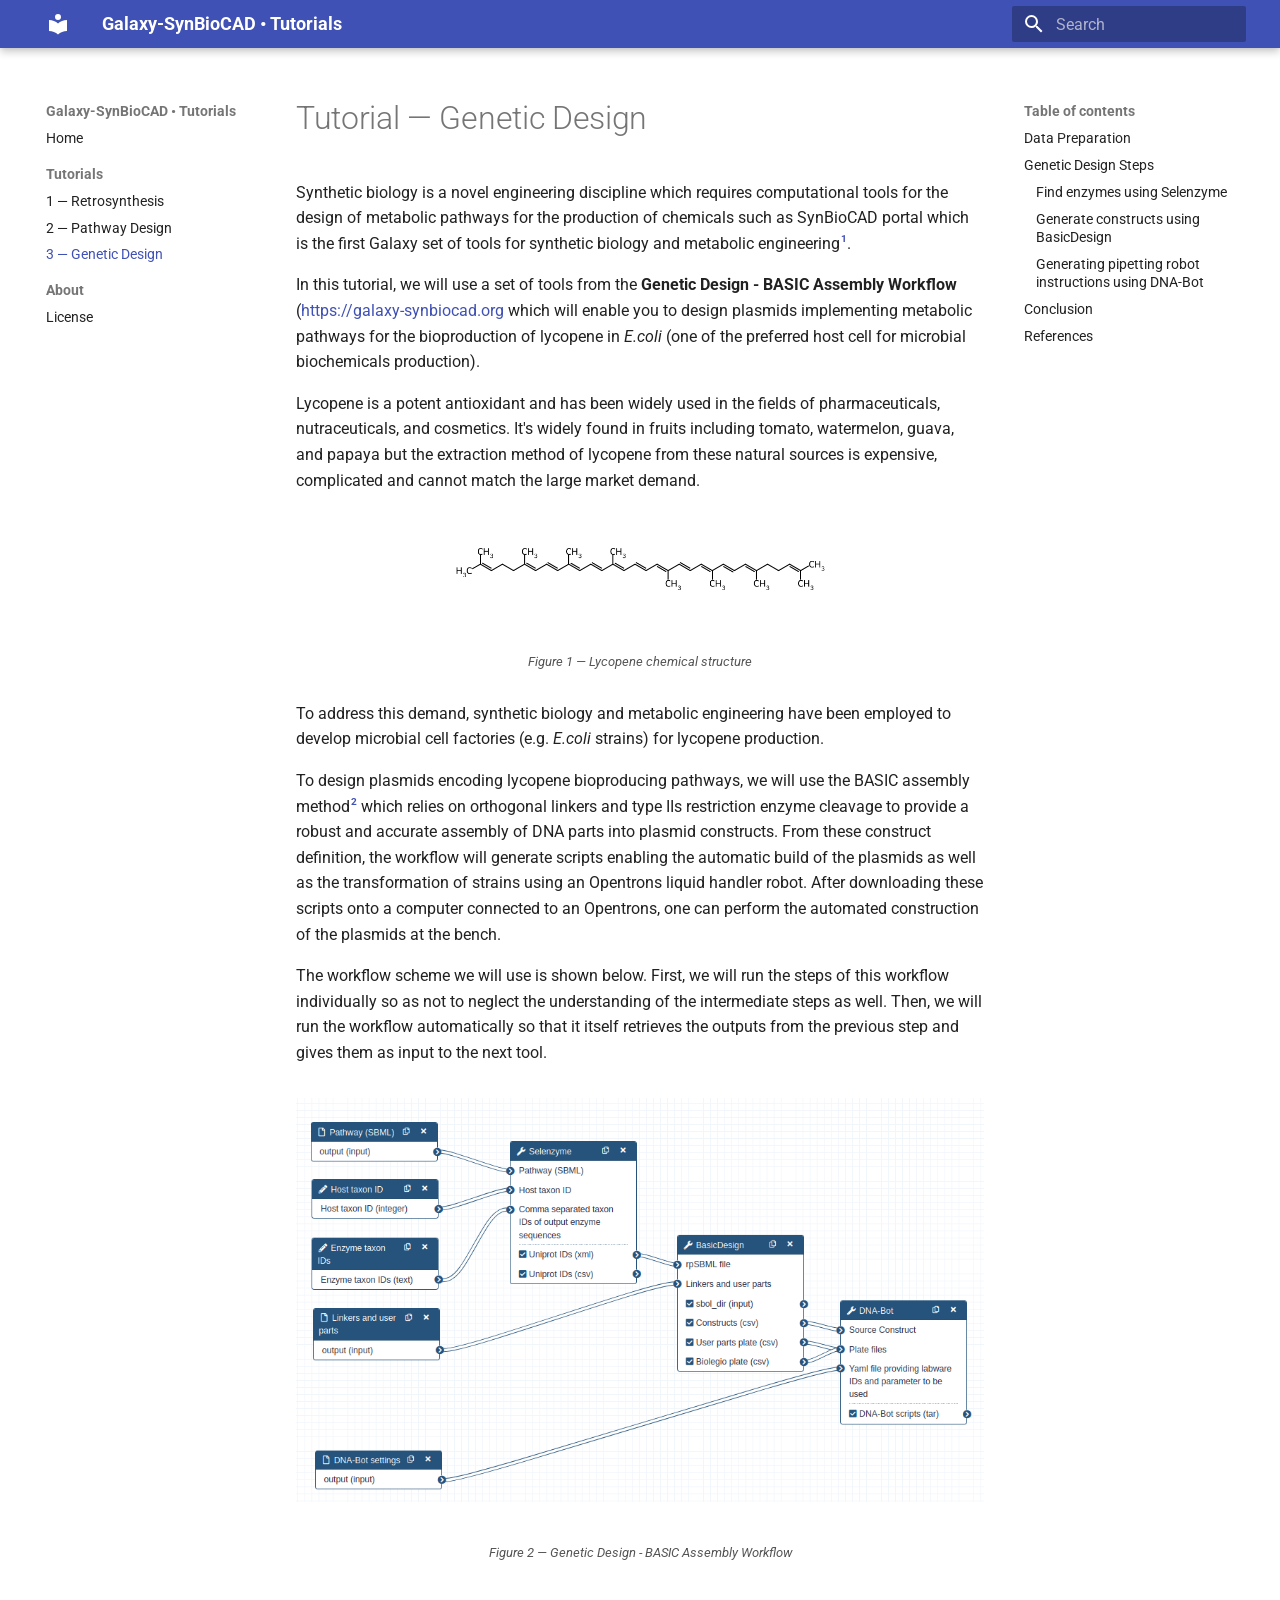
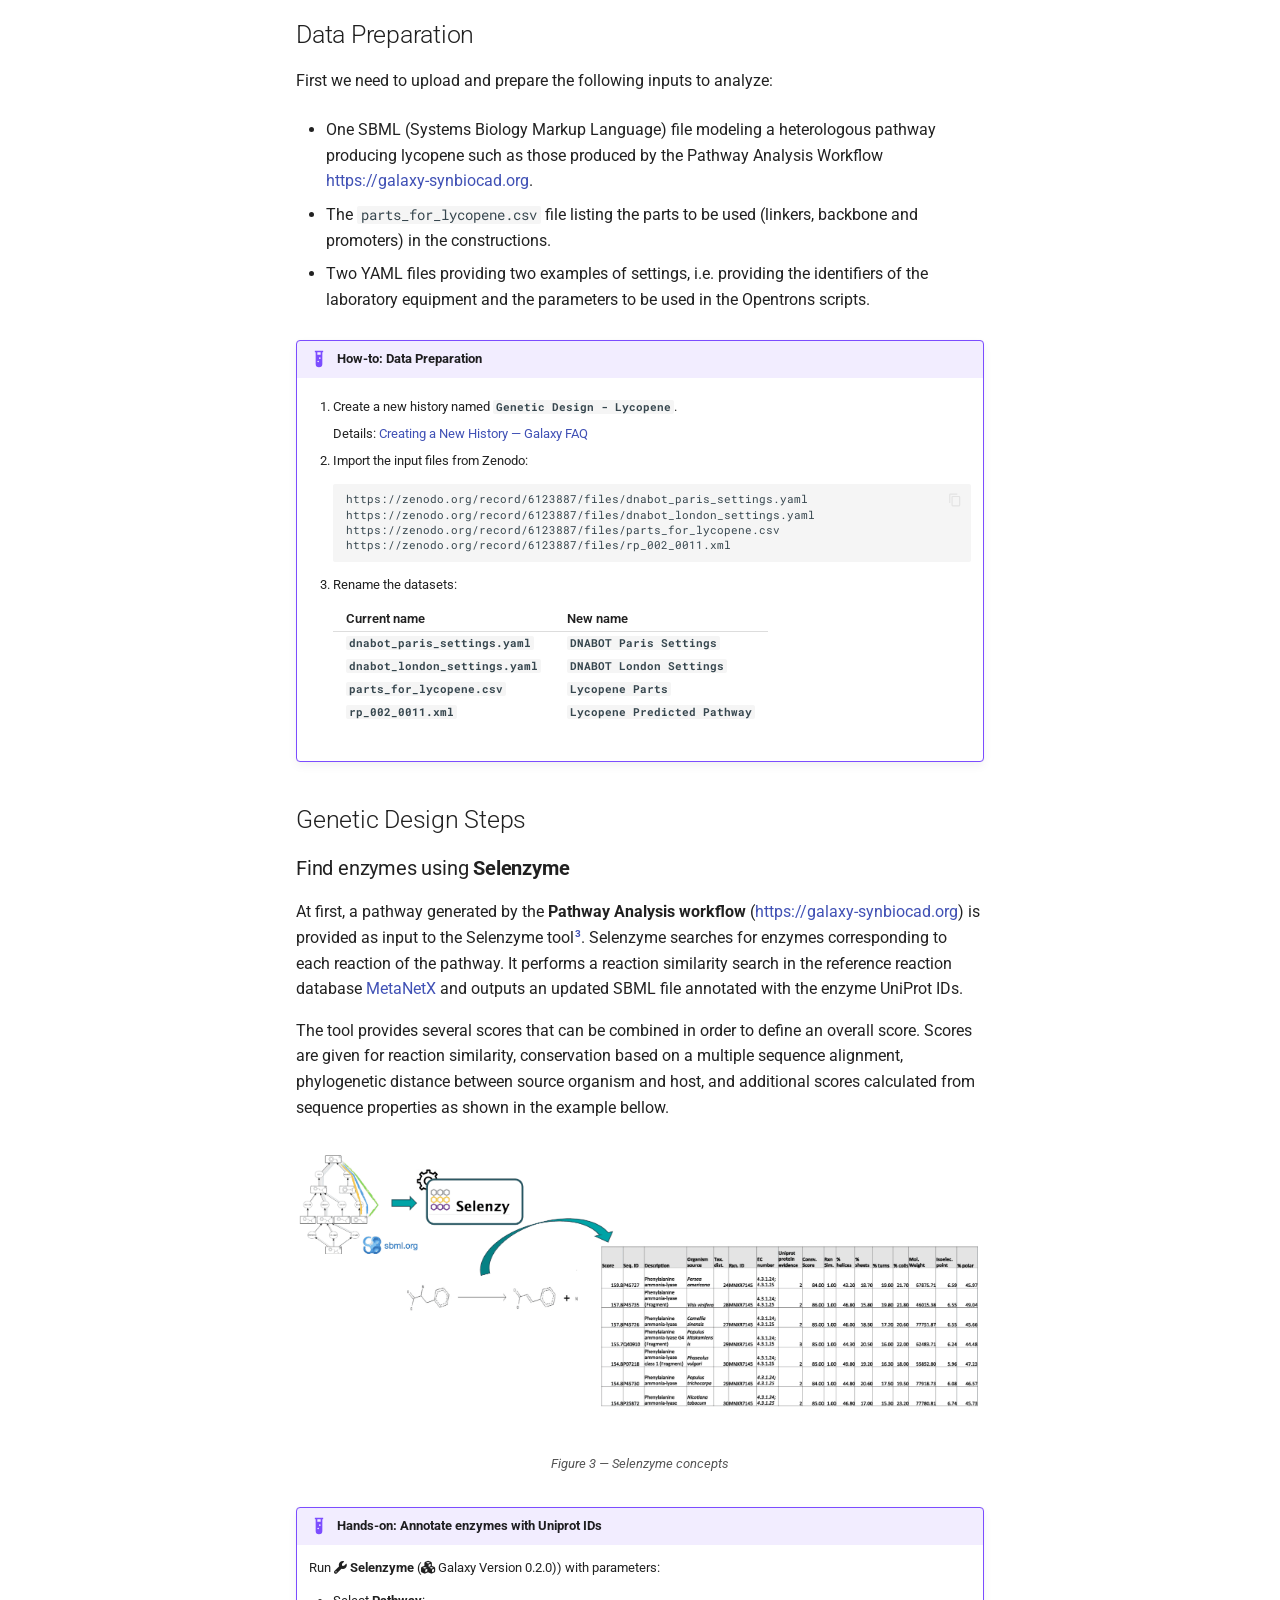
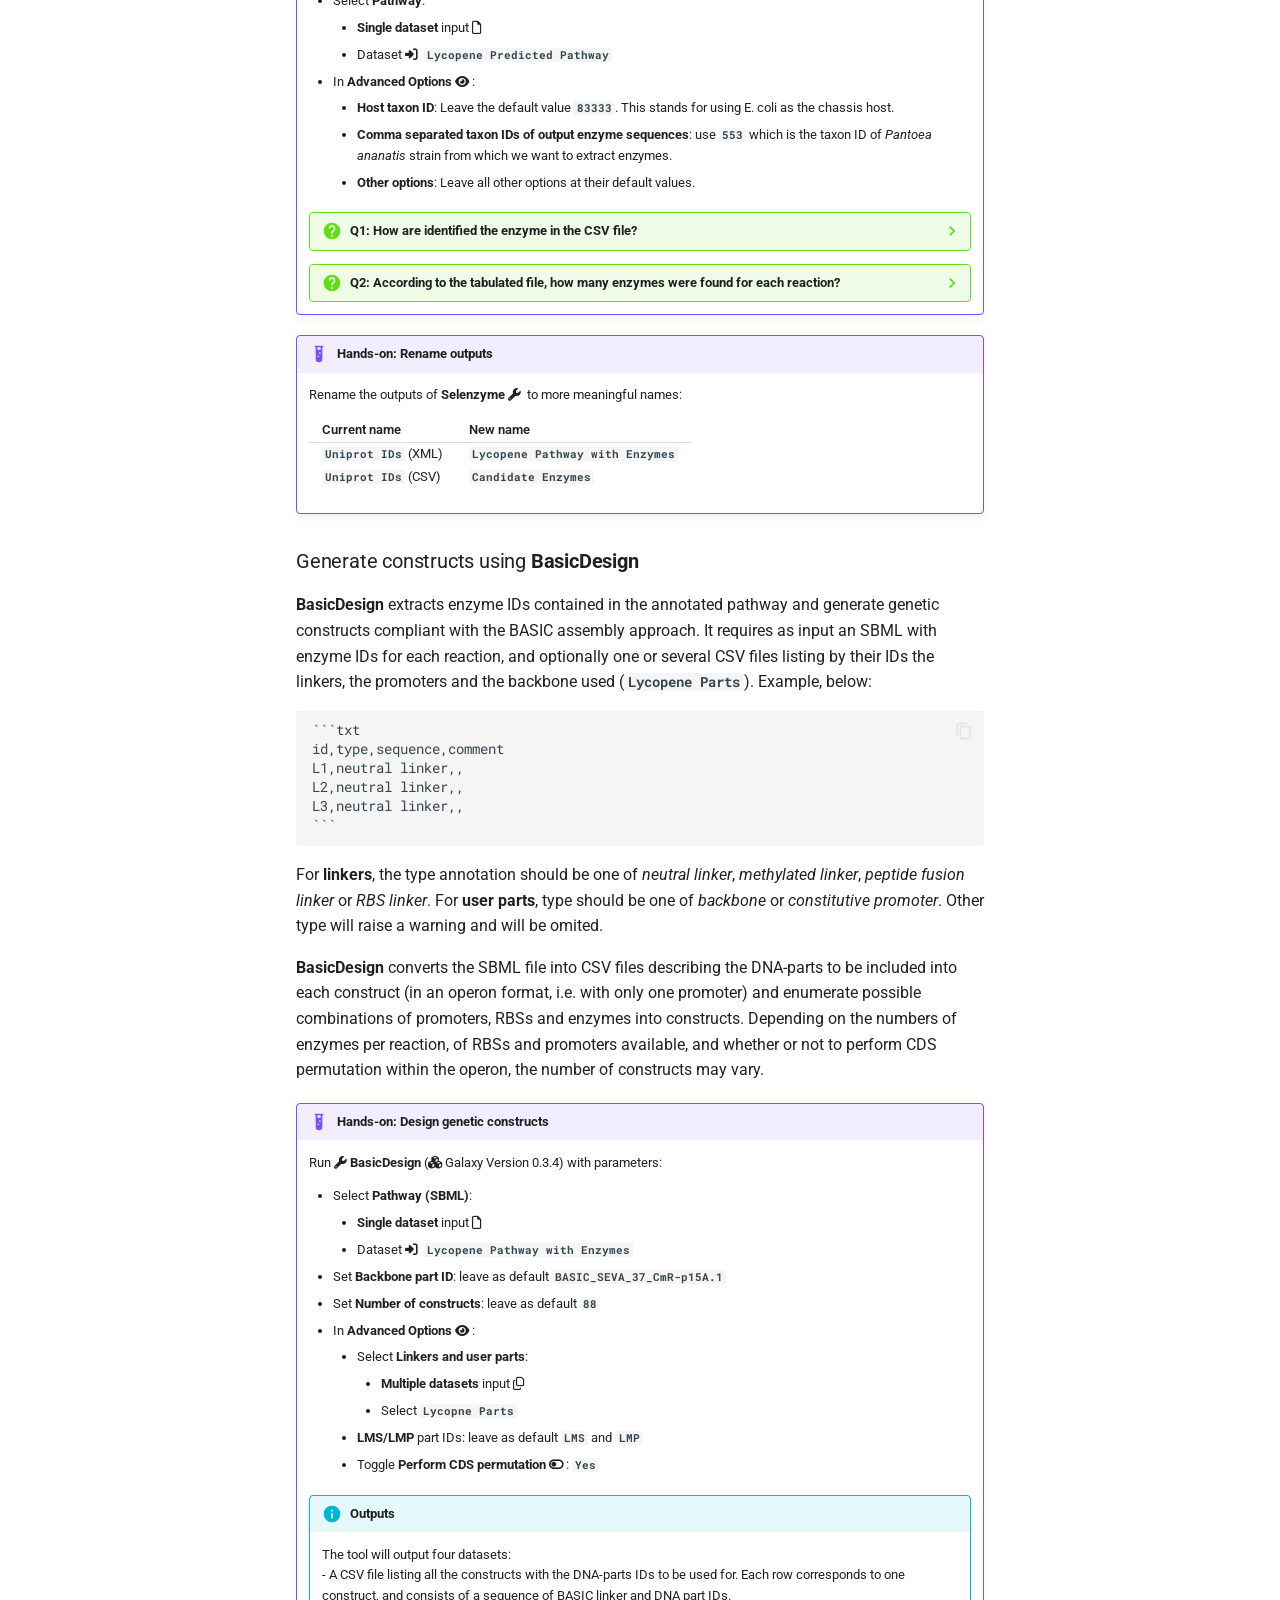
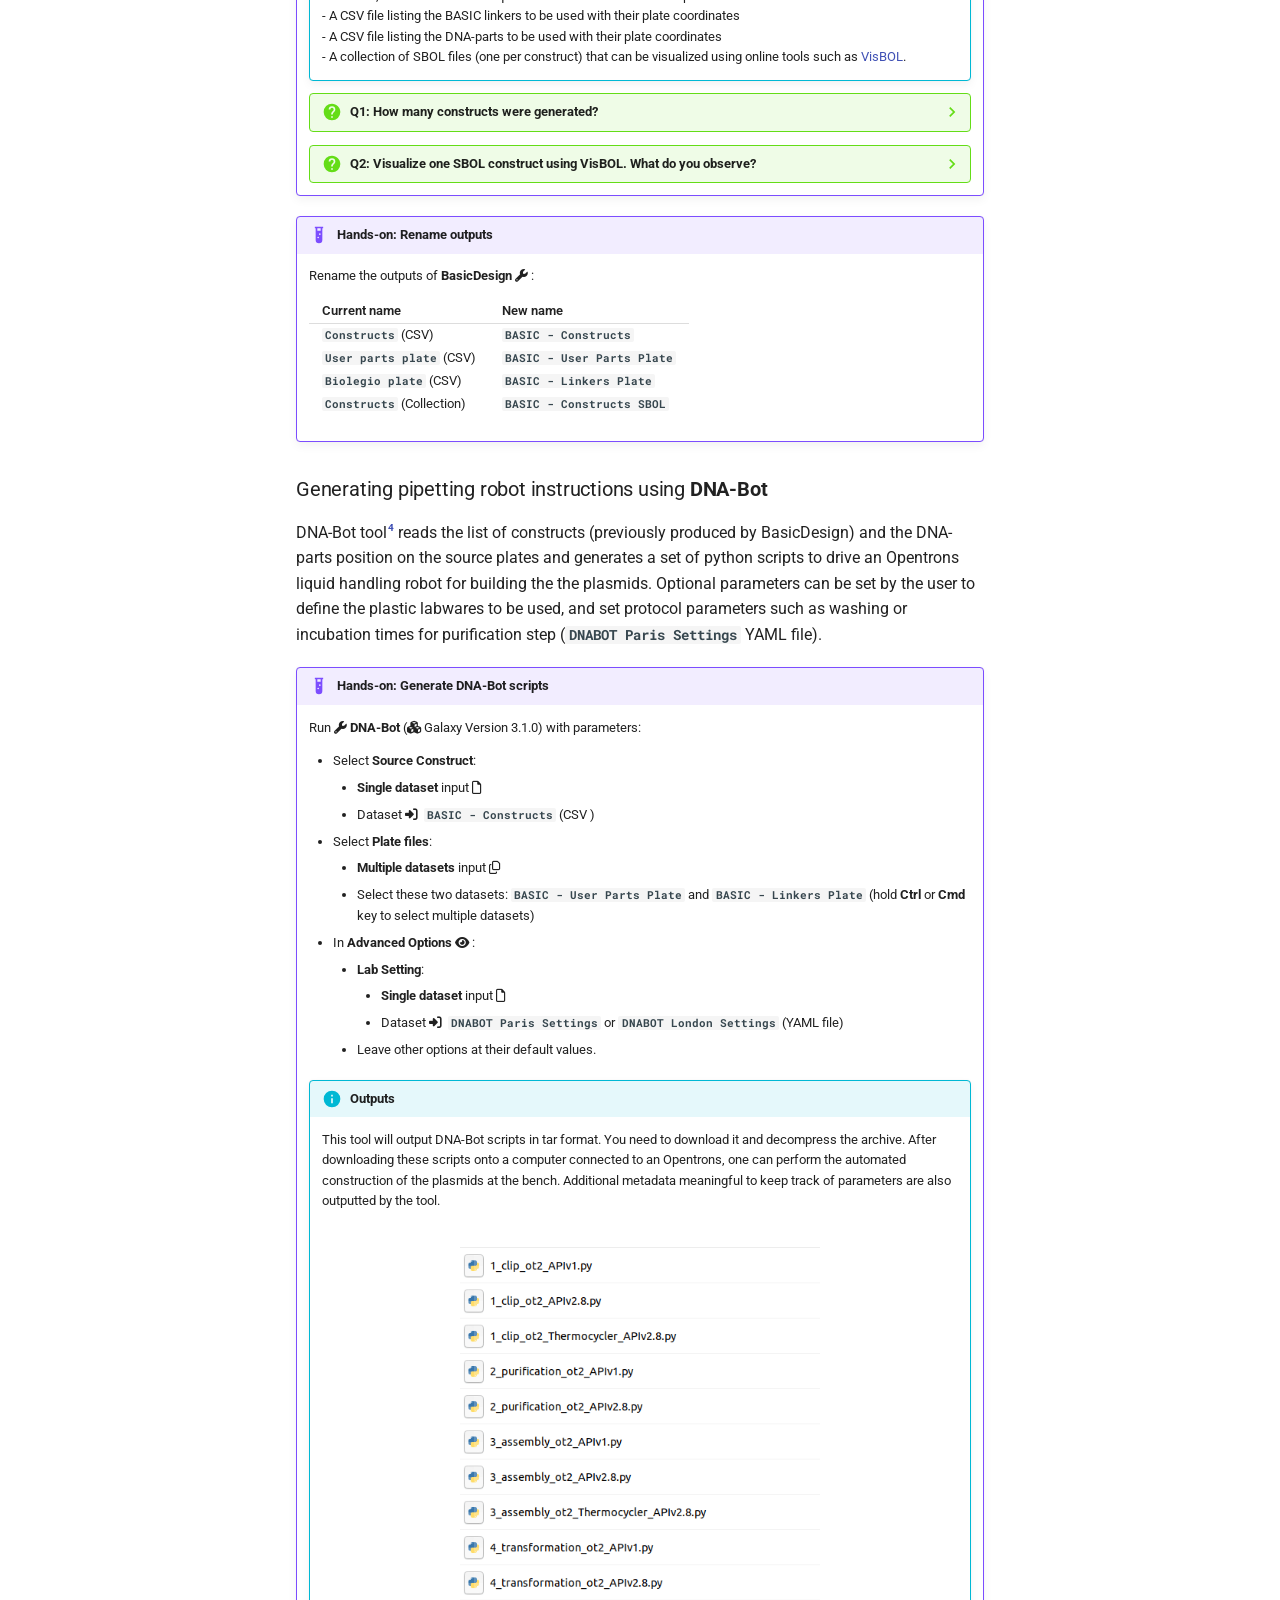
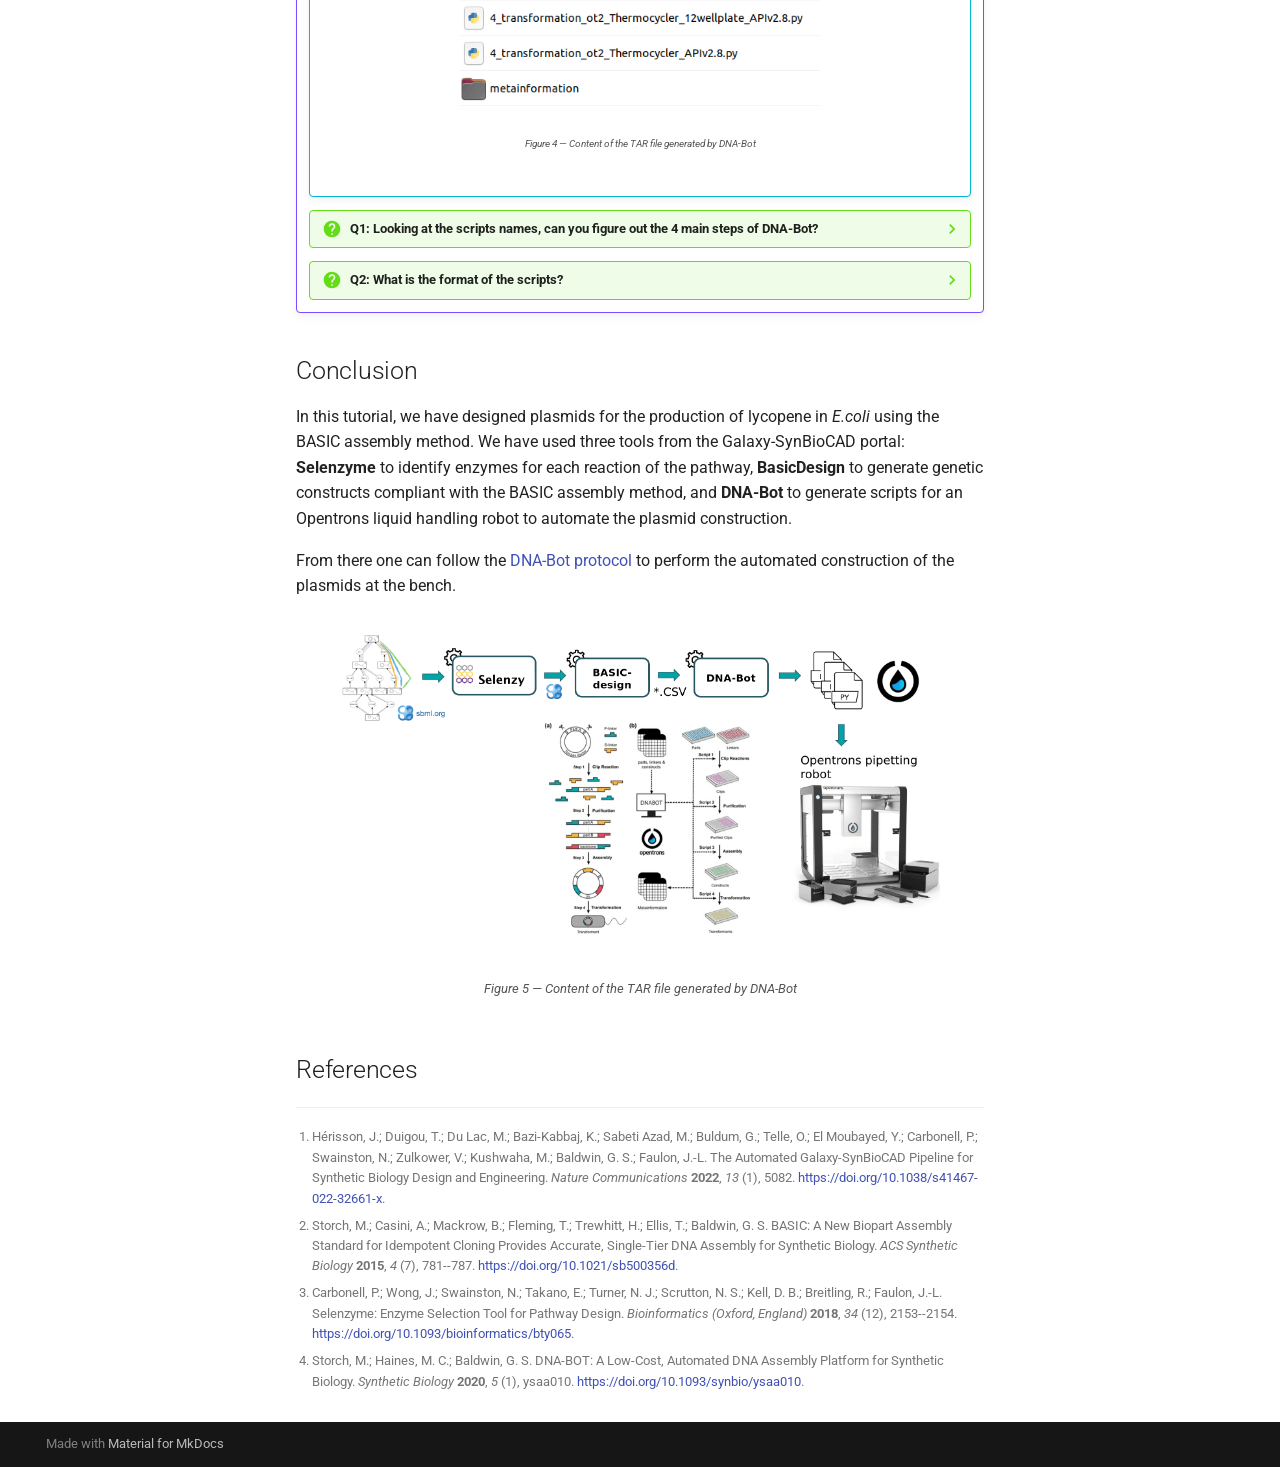
<file: tuto-3-genetic-design/index.html>
<!doctype html>
<html lang="en" class="no-js">
  <head>
    
      <meta charset="utf-8">
      <meta name="viewport" content="width=device-width,initial-scale=1">
      
        <meta name="description" content="Tutorial on Genetic Design using Galaxy-SynBioCAD tools">
      
      
      
        <link rel="canonical" href="https://tduigou.github.io/galaxy-synbiocad-tutos/tuto-3-genetic-design/">
      
      
        <link rel="prev" href="../tuto-2-pathway-analysis/">
      
      
        <link rel="next" href="../license/">
      
      
      <link rel="icon" href="../assets/images/favicon.png">
      <meta name="generator" content="mkdocs-1.6.1, mkdocs-material-9.6.20">
    
    
      
        <title>3 — Genetic Design - Galaxy-SynBioCAD • Tutorials</title>
      
    
    
      <link rel="stylesheet" href="../assets/stylesheets/main.e53b48f4.min.css">
      
        
        <link rel="stylesheet" href="../assets/stylesheets/palette.06af60db.min.css">
      
      


    
    
      
    
    
      
        
        
        <link rel="preconnect" href="https://fonts.gstatic.com" crossorigin>
        <link rel="stylesheet" href="https://fonts.googleapis.com/css?family=Roboto:300,300i,400,400i,700,700i%7CRoboto+Mono:400,400i,700,700i&display=fallback">
        <style>:root{--md-text-font:"Roboto";--md-code-font:"Roboto Mono"}</style>
      
    
    
      <link rel="stylesheet" href="https://cdnjs.cloudflare.com/ajax/libs/font-awesome/6.7.2/css/all.min.css">
    
      <link rel="stylesheet" href="../stylesheets/icons.css">
    
      <link rel="stylesheet" href="../stylesheets/figures.css">
    
      <link rel="stylesheet" href="../stylesheets/tables.css">
    
    <script>__md_scope=new URL("..",location),__md_hash=e=>[...e].reduce(((e,_)=>(e<<5)-e+_.charCodeAt(0)),0),__md_get=(e,_=localStorage,t=__md_scope)=>JSON.parse(_.getItem(t.pathname+"."+e)),__md_set=(e,_,t=localStorage,a=__md_scope)=>{try{t.setItem(a.pathname+"."+e,JSON.stringify(_))}catch(e){}}</script>
    
      

    
    
    
  </head>
  
  
    
    
      
    
    
    
    
    <body dir="ltr" data-md-color-scheme="default" data-md-color-primary="indigo" data-md-color-accent="indigo">
  
    
    <input class="md-toggle" data-md-toggle="drawer" type="checkbox" id="__drawer" autocomplete="off">
    <input class="md-toggle" data-md-toggle="search" type="checkbox" id="__search" autocomplete="off">
    <label class="md-overlay" for="__drawer"></label>
    <div data-md-component="skip">
      
        
        <a href="#data-preparation" class="md-skip">
          Skip to content
        </a>
      
    </div>
    <div data-md-component="announce">
      
    </div>
    
    
      

  

<header class="md-header md-header--shadow" data-md-component="header">
  <nav class="md-header__inner md-grid" aria-label="Header">
    <a href=".." title="Galaxy-SynBioCAD • Tutorials" class="md-header__button md-logo" aria-label="Galaxy-SynBioCAD • Tutorials" data-md-component="logo">
      
  
  <svg xmlns="http://www.w3.org/2000/svg" viewBox="0 0 24 24"><path d="M12 8a3 3 0 0 0 3-3 3 3 0 0 0-3-3 3 3 0 0 0-3 3 3 3 0 0 0 3 3m0 3.54C9.64 9.35 6.5 8 3 8v11c3.5 0 6.64 1.35 9 3.54 2.36-2.19 5.5-3.54 9-3.54V8c-3.5 0-6.64 1.35-9 3.54"/></svg>

    </a>
    <label class="md-header__button md-icon" for="__drawer">
      
      <svg xmlns="http://www.w3.org/2000/svg" viewBox="0 0 24 24"><path d="M3 6h18v2H3zm0 5h18v2H3zm0 5h18v2H3z"/></svg>
    </label>
    <div class="md-header__title" data-md-component="header-title">
      <div class="md-header__ellipsis">
        <div class="md-header__topic">
          <span class="md-ellipsis">
            Galaxy-SynBioCAD • Tutorials
          </span>
        </div>
        <div class="md-header__topic" data-md-component="header-topic">
          <span class="md-ellipsis">
            
              3 — Genetic Design
            
          </span>
        </div>
      </div>
    </div>
    
      
        <form class="md-header__option" data-md-component="palette">
  
    
    
    
    <input class="md-option" data-md-color-media="" data-md-color-scheme="default" data-md-color-primary="indigo" data-md-color-accent="indigo"  aria-hidden="true"  type="radio" name="__palette" id="__palette_0">
    
  
    
    
    
    <input class="md-option" data-md-color-media="" data-md-color-scheme="slate" data-md-color-primary="indigo" data-md-color-accent="indigo"  aria-hidden="true"  type="radio" name="__palette" id="__palette_1">
    
  
</form>
      
    
    
      <script>var palette=__md_get("__palette");if(palette&&palette.color){if("(prefers-color-scheme)"===palette.color.media){var media=matchMedia("(prefers-color-scheme: light)"),input=document.querySelector(media.matches?"[data-md-color-media='(prefers-color-scheme: light)']":"[data-md-color-media='(prefers-color-scheme: dark)']");palette.color.media=input.getAttribute("data-md-color-media"),palette.color.scheme=input.getAttribute("data-md-color-scheme"),palette.color.primary=input.getAttribute("data-md-color-primary"),palette.color.accent=input.getAttribute("data-md-color-accent")}for(var[key,value]of Object.entries(palette.color))document.body.setAttribute("data-md-color-"+key,value)}</script>
    
    
    
      
      
        <label class="md-header__button md-icon" for="__search">
          
          <svg xmlns="http://www.w3.org/2000/svg" viewBox="0 0 24 24"><path d="M9.5 3A6.5 6.5 0 0 1 16 9.5c0 1.61-.59 3.09-1.56 4.23l.27.27h.79l5 5-1.5 1.5-5-5v-.79l-.27-.27A6.52 6.52 0 0 1 9.5 16 6.5 6.5 0 0 1 3 9.5 6.5 6.5 0 0 1 9.5 3m0 2C7 5 5 7 5 9.5S7 14 9.5 14 14 12 14 9.5 12 5 9.5 5"/></svg>
        </label>
        <div class="md-search" data-md-component="search" role="dialog">
  <label class="md-search__overlay" for="__search"></label>
  <div class="md-search__inner" role="search">
    <form class="md-search__form" name="search">
      <input type="text" class="md-search__input" name="query" aria-label="Search" placeholder="Search" autocapitalize="off" autocorrect="off" autocomplete="off" spellcheck="false" data-md-component="search-query" required>
      <label class="md-search__icon md-icon" for="__search">
        
        <svg xmlns="http://www.w3.org/2000/svg" viewBox="0 0 24 24"><path d="M9.5 3A6.5 6.5 0 0 1 16 9.5c0 1.61-.59 3.09-1.56 4.23l.27.27h.79l5 5-1.5 1.5-5-5v-.79l-.27-.27A6.52 6.52 0 0 1 9.5 16 6.5 6.5 0 0 1 3 9.5 6.5 6.5 0 0 1 9.5 3m0 2C7 5 5 7 5 9.5S7 14 9.5 14 14 12 14 9.5 12 5 9.5 5"/></svg>
        
        <svg xmlns="http://www.w3.org/2000/svg" viewBox="0 0 24 24"><path d="M20 11v2H8l5.5 5.5-1.42 1.42L4.16 12l7.92-7.92L13.5 5.5 8 11z"/></svg>
      </label>
      <nav class="md-search__options" aria-label="Search">
        
        <button type="reset" class="md-search__icon md-icon" title="Clear" aria-label="Clear" tabindex="-1">
          
          <svg xmlns="http://www.w3.org/2000/svg" viewBox="0 0 24 24"><path d="M19 6.41 17.59 5 12 10.59 6.41 5 5 6.41 10.59 12 5 17.59 6.41 19 12 13.41 17.59 19 19 17.59 13.41 12z"/></svg>
        </button>
      </nav>
      
        <div class="md-search__suggest" data-md-component="search-suggest"></div>
      
    </form>
    <div class="md-search__output">
      <div class="md-search__scrollwrap" tabindex="0" data-md-scrollfix>
        <div class="md-search-result" data-md-component="search-result">
          <div class="md-search-result__meta">
            Initializing search
          </div>
          <ol class="md-search-result__list" role="presentation"></ol>
        </div>
      </div>
    </div>
  </div>
</div>
      
    
    
  </nav>
  
</header>
    
    <div class="md-container" data-md-component="container">
      
      
        
          
        
      
      <main class="md-main" data-md-component="main">
        <div class="md-main__inner md-grid">
          
            
              
              <div class="md-sidebar md-sidebar--primary" data-md-component="sidebar" data-md-type="navigation" >
                <div class="md-sidebar__scrollwrap">
                  <div class="md-sidebar__inner">
                    



<nav class="md-nav md-nav--primary" aria-label="Navigation" data-md-level="0">
  <label class="md-nav__title" for="__drawer">
    <a href=".." title="Galaxy-SynBioCAD • Tutorials" class="md-nav__button md-logo" aria-label="Galaxy-SynBioCAD • Tutorials" data-md-component="logo">
      
  
  <svg xmlns="http://www.w3.org/2000/svg" viewBox="0 0 24 24"><path d="M12 8a3 3 0 0 0 3-3 3 3 0 0 0-3-3 3 3 0 0 0-3 3 3 3 0 0 0 3 3m0 3.54C9.64 9.35 6.5 8 3 8v11c3.5 0 6.64 1.35 9 3.54 2.36-2.19 5.5-3.54 9-3.54V8c-3.5 0-6.64 1.35-9 3.54"/></svg>

    </a>
    Galaxy-SynBioCAD • Tutorials
  </label>
  
  <ul class="md-nav__list" data-md-scrollfix>
    
      
      
  
  
  
  
    <li class="md-nav__item">
      <a href=".." class="md-nav__link">
        
  
  
  <span class="md-ellipsis">
    Home
    
  </span>
  

      </a>
    </li>
  

    
      
      
  
  
    
  
  
  
    
    
    
    
      
        
        
      
    
    
    <li class="md-nav__item md-nav__item--active md-nav__item--section md-nav__item--nested">
      
        
        
        <input class="md-nav__toggle md-toggle " type="checkbox" id="__nav_2" checked>
        
          
          <label class="md-nav__link" for="__nav_2" id="__nav_2_label" tabindex="">
            
  
  
  <span class="md-ellipsis">
    Tutorials
    
  </span>
  

            <span class="md-nav__icon md-icon"></span>
          </label>
        
        <nav class="md-nav" data-md-level="1" aria-labelledby="__nav_2_label" aria-expanded="true">
          <label class="md-nav__title" for="__nav_2">
            <span class="md-nav__icon md-icon"></span>
            Tutorials
          </label>
          <ul class="md-nav__list" data-md-scrollfix>
            
              
                
  
  
  
  
    <li class="md-nav__item">
      <a href="../tuto-1-retrosynthesis/" class="md-nav__link">
        
  
  
  <span class="md-ellipsis">
    1 — Retrosynthesis
    
  </span>
  

      </a>
    </li>
  

              
            
              
                
  
  
  
  
    <li class="md-nav__item">
      <a href="../tuto-2-pathway-analysis/" class="md-nav__link">
        
  
  
  <span class="md-ellipsis">
    2 — Pathway Design
    
  </span>
  

      </a>
    </li>
  

              
            
              
                
  
  
    
  
  
  
    <li class="md-nav__item md-nav__item--active">
      
      <input class="md-nav__toggle md-toggle" type="checkbox" id="__toc">
      
      
      
        <label class="md-nav__link md-nav__link--active" for="__toc">
          
  
  
  <span class="md-ellipsis">
    3 — Genetic Design
    
  </span>
  

          <span class="md-nav__icon md-icon"></span>
        </label>
      
      <a href="./" class="md-nav__link md-nav__link--active">
        
  
  
  <span class="md-ellipsis">
    3 — Genetic Design
    
  </span>
  

      </a>
      
        

<nav class="md-nav md-nav--secondary" aria-label="Table of contents">
  
  
  
  
    <label class="md-nav__title" for="__toc">
      <span class="md-nav__icon md-icon"></span>
      Table of contents
    </label>
    <ul class="md-nav__list" data-md-component="toc" data-md-scrollfix>
      
        <li class="md-nav__item">
  <a href="#data-preparation" class="md-nav__link">
    <span class="md-ellipsis">
      Data Preparation
    </span>
  </a>
  
</li>
      
        <li class="md-nav__item">
  <a href="#genetic-design-steps" class="md-nav__link">
    <span class="md-ellipsis">
      Genetic Design Steps
    </span>
  </a>
  
    <nav class="md-nav" aria-label="Genetic Design Steps">
      <ul class="md-nav__list">
        
          <li class="md-nav__item">
  <a href="#find-enzymes-using-selenzyme" class="md-nav__link">
    <span class="md-ellipsis">
      Find enzymes using Selenzyme
    </span>
  </a>
  
</li>
        
          <li class="md-nav__item">
  <a href="#generate-constructs-using-basicdesign" class="md-nav__link">
    <span class="md-ellipsis">
      Generate constructs using BasicDesign
    </span>
  </a>
  
</li>
        
          <li class="md-nav__item">
  <a href="#generating-pipetting-robot-instructions-using-dna-bot" class="md-nav__link">
    <span class="md-ellipsis">
      Generating pipetting robot instructions using DNA-Bot
    </span>
  </a>
  
</li>
        
      </ul>
    </nav>
  
</li>
      
        <li class="md-nav__item">
  <a href="#conclusion" class="md-nav__link">
    <span class="md-ellipsis">
      Conclusion
    </span>
  </a>
  
</li>
      
        <li class="md-nav__item">
  <a href="#references" class="md-nav__link">
    <span class="md-ellipsis">
      References
    </span>
  </a>
  
</li>
      
    </ul>
  
</nav>
      
    </li>
  

              
            
          </ul>
        </nav>
      
    </li>
  

    
      
      
  
  
  
  
    
    
    
    
      
        
        
      
    
    
    <li class="md-nav__item md-nav__item--section md-nav__item--nested">
      
        
        
        <input class="md-nav__toggle md-toggle " type="checkbox" id="__nav_3" >
        
          
          <label class="md-nav__link" for="__nav_3" id="__nav_3_label" tabindex="">
            
  
  
  <span class="md-ellipsis">
    About
    
  </span>
  

            <span class="md-nav__icon md-icon"></span>
          </label>
        
        <nav class="md-nav" data-md-level="1" aria-labelledby="__nav_3_label" aria-expanded="false">
          <label class="md-nav__title" for="__nav_3">
            <span class="md-nav__icon md-icon"></span>
            About
          </label>
          <ul class="md-nav__list" data-md-scrollfix>
            
              
                
  
  
  
  
    <li class="md-nav__item">
      <a href="../license/" class="md-nav__link">
        
  
  
  <span class="md-ellipsis">
    License
    
  </span>
  

      </a>
    </li>
  

              
            
          </ul>
        </nav>
      
    </li>
  

    
  </ul>
</nav>
                  </div>
                </div>
              </div>
            
            
              
              <div class="md-sidebar md-sidebar--secondary" data-md-component="sidebar" data-md-type="toc" >
                <div class="md-sidebar__scrollwrap">
                  <div class="md-sidebar__inner">
                    

<nav class="md-nav md-nav--secondary" aria-label="Table of contents">
  
  
  
  
    <label class="md-nav__title" for="__toc">
      <span class="md-nav__icon md-icon"></span>
      Table of contents
    </label>
    <ul class="md-nav__list" data-md-component="toc" data-md-scrollfix>
      
        <li class="md-nav__item">
  <a href="#data-preparation" class="md-nav__link">
    <span class="md-ellipsis">
      Data Preparation
    </span>
  </a>
  
</li>
      
        <li class="md-nav__item">
  <a href="#genetic-design-steps" class="md-nav__link">
    <span class="md-ellipsis">
      Genetic Design Steps
    </span>
  </a>
  
    <nav class="md-nav" aria-label="Genetic Design Steps">
      <ul class="md-nav__list">
        
          <li class="md-nav__item">
  <a href="#find-enzymes-using-selenzyme" class="md-nav__link">
    <span class="md-ellipsis">
      Find enzymes using Selenzyme
    </span>
  </a>
  
</li>
        
          <li class="md-nav__item">
  <a href="#generate-constructs-using-basicdesign" class="md-nav__link">
    <span class="md-ellipsis">
      Generate constructs using BasicDesign
    </span>
  </a>
  
</li>
        
          <li class="md-nav__item">
  <a href="#generating-pipetting-robot-instructions-using-dna-bot" class="md-nav__link">
    <span class="md-ellipsis">
      Generating pipetting robot instructions using DNA-Bot
    </span>
  </a>
  
</li>
        
      </ul>
    </nav>
  
</li>
      
        <li class="md-nav__item">
  <a href="#conclusion" class="md-nav__link">
    <span class="md-ellipsis">
      Conclusion
    </span>
  </a>
  
</li>
      
        <li class="md-nav__item">
  <a href="#references" class="md-nav__link">
    <span class="md-ellipsis">
      References
    </span>
  </a>
  
</li>
      
    </ul>
  
</nav>
                  </div>
                </div>
              </div>
            
          
          
            <div class="md-content" data-md-component="content">
              <article class="md-content__inner md-typeset">
                
                  



<h1 id="tutorial-genetic-design">Tutorial — Genetic Design<a class="headerlink" href="#tutorial-genetic-design" title="Permanent link">&para;</a></h1>
<p>Synthetic biology is a novel engineering discipline which requires computational tools for the design of metabolic pathways for the production of chemicals such as SynBioCAD portal which is the first Galaxy set of tools for synthetic biology and metabolic engineering<sup id="fnref:herisson2022"><a class="footnote-ref" href="#fn:herisson2022">1</a></sup>.</p>
<p>In this tutorial, we will use a set of tools from the <strong>Genetic Design - BASIC Assembly Workflow</strong> (<a href="https://galaxy-synbiocad.org">https://galaxy-synbiocad.org</a> which will enable you to design plasmids implementing metabolic pathways for the bioproduction of lycopene in <em>E.coli</em> (one of the preferred host cell for microbial biochemicals production).</p>
<p>Lycopene is a potent antioxidant and has been widely used in the fields of pharmaceuticals, nutraceuticals, and cosmetics. It's widely found in fruits including tomato, watermelon, guava, and papaya but the extraction method of lycopene from these natural sources is expensive, complicated and cannot match the large market demand.</p>
<figure class="numbered">
<p><img alt="Lycopene" src="../assets/lycopene.png" width="400" /><br />
</p>
<figcaption>
<p>Lycopene chemical structure</p>
</figcaption>
</figure>
<p>To address this demand, synthetic biology and metabolic engineering have been employed to develop microbial cell factories (e.g. <em>E.coli</em> strains) for lycopene production.</p>
<p>To design plasmids encoding lycopene bioproducing pathways, we will use the BASIC assembly method<sup id="fnref:storch2015"><a class="footnote-ref" href="#fn:storch2015">2</a></sup> which relies on orthogonal linkers and type IIs restriction enzyme cleavage to provide a robust and accurate assembly of DNA parts into plasmid constructs. From these construct definition, the workflow will generate scripts enabling the automatic build of the plasmids as well as the transformation of strains using an Opentrons liquid handler robot. After downloading these scripts onto a computer connected to an Opentrons, one can perform the automated construction of the plasmids at the bench.</p>
<p>The workflow scheme we will use is shown below. First, we will run the steps of this workflow individually so as not to neglect the understanding of the intermediate steps as well. Then, we will run the workflow automatically so that it itself retrieves the outputs from the previous step and gives them as input to the next tool.</p>
<figure class="numbered">
<p><img alt="Genetic Design" src="../assets/genetic_design_basic_assembly_workflow.png" width="720" /><br />
</p>
<figcaption>
<p>Genetic Design - BASIC Assembly Workflow</p>
</figcaption>
</figure>
<h2 id="data-preparation">Data Preparation<a class="headerlink" href="#data-preparation" title="Permanent link">&para;</a></h2>
<p>First we need to upload and prepare the following inputs to analyze:</p>
<ul>
<li>
<p>One SBML (Systems Biology Markup Language) file modeling a heterologous pathway producing lycopene such as those produced by the Pathway Analysis Workflow <a href="https://galaxy-synbiocad.org">https://galaxy-synbiocad.org</a>.</p>
</li>
<li>
<p>The <code>parts_for_lycopene.csv</code> file listing the parts to be used (linkers, backbone and promoters) in the constructions.</p>
</li>
<li>
<p>Two YAML files providing two examples of settings, i.e. providing the identifiers of the laboratory equipment and the parameters to be used in the Opentrons scripts.</p>
</li>
</ul>
<div class="admonition example">
<p class="admonition-title">How-to: Data Preparation</p>
<ol>
<li>
<p>Create a new history named <strong><code>Genetic Design - Lycopene</code></strong>.</p>
<p>Details: <a href="https://training.galaxyproject.org/training-material/faqs/galaxy/#tip-creating-a-new-history">Creating a New History — Galaxy FAQ</a></p>
</li>
<li>
<p>Import the input files from Zenodo:<br />
   <div class="highlight"><pre><span></span><code>https://zenodo.org/record/6123887/files/dnabot_paris_settings.yaml
https://zenodo.org/record/6123887/files/dnabot_london_settings.yaml
https://zenodo.org/record/6123887/files/parts_for_lycopene.csv
https://zenodo.org/record/6123887/files/rp_002_0011.xml
</code></pre></div></p>
</li>
<li>
<p>Rename the datasets:</p>
<table>
<thead>
<tr>
<th>Current name</th>
<th>New name</th>
</tr>
</thead>
<tbody>
<tr>
<td><strong><code>dnabot_paris_settings.yaml</code></strong></td>
<td><strong><code>DNABOT Paris Settings</code></strong></td>
</tr>
<tr>
<td><strong><code>dnabot_london_settings.yaml</code></strong></td>
<td><strong><code>DNABOT London Settings</code></strong></td>
</tr>
<tr>
<td><strong><code>parts_for_lycopene.csv</code></strong></td>
<td><strong><code>Lycopene Parts</code></strong></td>
</tr>
<tr>
<td><strong><code>rp_002_0011.xml</code></strong></td>
<td><strong><code>Lycopene Predicted Pathway</code></strong></td>
</tr>
</tbody>
</table>
</li>
</ol>
</div>
<h2 id="genetic-design-steps">Genetic Design Steps<a class="headerlink" href="#genetic-design-steps" title="Permanent link">&para;</a></h2>
<h3 id="find-enzymes-using-selenzyme">Find enzymes using <strong>Selenzyme</strong><a class="headerlink" href="#find-enzymes-using-selenzyme" title="Permanent link">&para;</a></h3>
<p>At first, a pathway generated by the <strong>Pathway Analysis workflow</strong> (<a href="https://galaxy-synbiocad.org">https://galaxy-synbiocad.org</a>) is provided as input to the Selenzyme tool<sup id="fnref:carbonell2018"><a class="footnote-ref" href="#fn:carbonell2018">3</a></sup>. Selenzyme searches for enzymes corresponding to each reaction of the pathway. It performs a reaction similarity search in the reference reaction database <a href="https://www.metanetx.org">MetaNetX</a> and outputs an updated SBML file annotated with the enzyme UniProt IDs.</p>
<p>The tool provides several scores that can be combined in order to define an overall score. Scores are given for reaction similarity, conservation based on a multiple sequence alignment, phylogenetic distance between source organism and host, and additional scores calculated from sequence properties as shown in the example bellow.</p>
<figure class="numbered">
<p><img alt="Selenzyme" src="../assets/genetic_design_selenzyme.png" width="720" /><br />
</p>
<figcaption>
<p>Selenzyme concepts</p>
</figcaption>
</figure>
<div class="admonition example">
<p class="admonition-title">Hands-on: Annotate enzymes with Uniprot IDs</p>
<p>Run <i class="fa-solid fa-wrench icon" aria-hidden="true"></i><strong>Selenzyme</strong> (<i class="fa-solid fa-cubes icon" aria-hidden="true"></i>Galaxy Version 0.2.0)) with parameters:</p>
<ul>
<li>Select <strong>Pathway</strong>:<ul>
<li><strong>Single dataset</strong> input <i class="fa-regular fa-file icon" aria-hidden="true"></i></li>
<li>Dataset <i class="fa-solid fa-right-to-bracket icon" aria-hidden="true"></i> <strong><code>Lycopene Predicted Pathway</code></strong></li>
</ul>
</li>
<li>In <strong>Advanced Options</strong> <i class="fa-solid fa-eye icon" aria-hidden="true"></i>:<ul>
<li><strong>Host taxon ID</strong>: Leave the default value <strong><code>83333</code></strong>. This stands for using E. coli as the chassis host.</li>
<li><strong>Comma separated taxon IDs of output enzyme sequences</strong>: use <strong><code>553</code></strong> which is the taxon ID of <em>Pantoea ananatis</em> strain from which we want to extract enzymes.</li>
<li><strong>Other options</strong>: Leave all other options at their default values.</li>
</ul>
</li>
</ul>
<details class="question">
<summary>Q1: How are identified the enzyme in the CSV file?</summary>
<p>Enzyme are identified by their UniProt ID</p>
</details>
<details class="question">
<summary>Q2: According to the tabulated file, how many enzymes were found for each reaction?</summary>
<p>Two for each reaction.</p>
</details>
</div>
<div class="admonition example">
<p class="admonition-title">Hands-on: Rename outputs</p>
<p>Rename the outputs of <strong>Selenzyme</strong> <i class="fa-solid fa-wrench icon" aria-hidden="true"></i> to more meaningful names:</p>
<table>
<thead>
<tr>
<th>Current name</th>
<th>New name</th>
</tr>
</thead>
<tbody>
<tr>
<td><strong><code>Uniprot IDs</code></strong> (XML)</td>
<td><strong><code>Lycopene Pathway with Enzymes</code></strong></td>
</tr>
<tr>
<td><strong><code>Uniprot IDs</code></strong> (CSV)</td>
<td><strong><code>Candidate Enzymes</code></strong></td>
</tr>
</tbody>
</table>
</div>
<h3 id="generate-constructs-using-basicdesign">Generate constructs using <strong>BasicDesign</strong><a class="headerlink" href="#generate-constructs-using-basicdesign" title="Permanent link">&para;</a></h3>
<p><strong>BasicDesign</strong> extracts enzyme IDs contained in the annotated pathway and generate genetic constructs compliant with the BASIC assembly approach. It requires as input an SBML with enzyme IDs for each reaction, and optionally one or several CSV files listing by their IDs the linkers, the promoters and the backbone used (<strong><code>Lycopene Parts</code></strong>). Example, below:</p>
<div class="highlight"><pre><span></span><code>```txt
id,type,sequence,comment
L1,neutral linker,,
L2,neutral linker,,
L3,neutral linker,,
```
</code></pre></div>
<p>For <strong>linkers</strong>, the type annotation should be one of <em>neutral linker</em>, <em>methylated linker</em>, <em>peptide fusion linker</em> or <em>RBS linker</em>. For <strong>user parts</strong>, type should be one of <em>backbone</em> or <em>constitutive promoter</em>. Other type will raise a warning and will be omited.</p>
<p><strong>BasicDesign</strong> converts the SBML file into CSV files describing the DNA-parts to be included into each construct (in an operon format, i.e. with only one promoter) and enumerate possible combinations of promoters, RBSs and enzymes into constructs. Depending on the numbers of enzymes per reaction, of RBSs and promoters available, and whether or not to perform CDS permutation within the operon, the number of constructs may vary.</p>
<div class="admonition example">
<p class="admonition-title">Hands-on: Design genetic constructs</p>
<p>Run <i class="fa-solid fa-wrench icon" aria-hidden="true"></i><strong>BasicDesign</strong> (<i class="fa-solid fa-cubes icon" aria-hidden="true"></i>Galaxy Version 0.3.4) with parameters:</p>
<ul>
<li>Select <strong>Pathway (SBML)</strong>:<ul>
<li><strong>Single dataset</strong> input <i class="fa-regular fa-file icon" aria-hidden="true"></i></li>
<li>Dataset <i class="fa-solid fa-right-to-bracket icon" aria-hidden="true"></i> <strong><code>Lycopene Pathway with Enzymes</code></strong></li>
</ul>
</li>
<li>Set <strong>Backbone part ID</strong>: leave as default <strong><code>BASIC_SEVA_37_CmR-p15A.1</code></strong></li>
<li>Set <strong>Number of constructs</strong>: leave as default <strong><code>88</code></strong></li>
<li>In <strong>Advanced Options</strong> <i class="fa-solid fa-eye icon" aria-hidden="true"></i>:<ul>
<li>Select <strong>Linkers and user parts</strong>:<ul>
<li><strong>Multiple datasets</strong> input <i class="fa-regular fa-copy icon" aria-hidden="true"></i></li>
<li>Select <strong><code>Lycopne Parts</code></strong></li>
</ul>
</li>
<li><strong>LMS/LMP</strong> part IDs: leave as default <strong><code>LMS</code></strong> and <strong><code>LMP</code></strong></li>
<li>Toggle <strong>Perform CDS permutation</strong> <i class="fa-solid fa-toggle-off icon" aria-hidden="true"></i>: <strong><code>Yes</code></strong></li>
</ul>
</li>
</ul>
<div class="admonition info">
<p class="admonition-title">Outputs</p>
<p>The tool will output four datasets:<br />
- A CSV file listing all the constructs with the DNA-parts IDs to be used for. Each row corresponds to one construct, and consists of a sequence of BASIC linker and DNA part IDs.<br />
- A CSV file listing the BASIC linkers to be used with their plate coordinates<br />
- A CSV file listing the DNA-parts to be used with their plate coordinates<br />
- A collection of SBOL files (one per construct) that can be visualized using online tools such as <a href="https://visbol.org/">VisBOL</a>.</p>
</div>
<details class="question">
<summary>Q1: How many constructs were generated?</summary>
<p>88 construct designs were generated in CSV and SBOL format.</p>
</details>
<details class="question">
<summary>Q2: Visualize one SBOL construct using VisBOL. What do you observe?</summary>
<p>The construct is composed of the backbone, a promoter, a series of enzyme-encoding genes separated by linkers, and flanked by the LMP and LMS linkers.</p>
<p><figure class="numbered" markdown><br />
<img alt="VisBOL" src="../assets/genetic_design_visbol.png" width="600" /><br />
  <figcaption markdown>BASIC construct rendered with VisBOL</figcaption><br />
</figure></p>
</details>
</div>
<div class="admonition example">
<p class="admonition-title">Hands-on: Rename outputs</p>
<p>Rename the outputs of <strong>BasicDesign</strong> <i class="fa-solid fa-wrench icon" aria-hidden="true"></i>:</p>
<table>
<thead>
<tr>
<th>Current name</th>
<th>New name</th>
</tr>
</thead>
<tbody>
<tr>
<td><strong><code>Constructs</code></strong> (CSV)</td>
<td><strong><code>BASIC - Constructs</code></strong></td>
</tr>
<tr>
<td><strong><code>User parts plate</code></strong> (CSV)</td>
<td><strong><code>BASIC - User Parts Plate</code></strong></td>
</tr>
<tr>
<td><strong><code>Biolegio plate</code></strong> (CSV)</td>
<td><strong><code>BASIC - Linkers Plate</code></strong></td>
</tr>
<tr>
<td><strong><code>Constructs</code></strong> (Collection)</td>
<td><strong><code>BASIC - Constructs SBOL</code></strong></td>
</tr>
</tbody>
</table>
</div>
<h3 id="generating-pipetting-robot-instructions-using-dna-bot">Generating pipetting robot instructions using <strong>DNA-Bot</strong><a class="headerlink" href="#generating-pipetting-robot-instructions-using-dna-bot" title="Permanent link">&para;</a></h3>
<p>DNA-Bot tool<sup id="fnref:storch2020"><a class="footnote-ref" href="#fn:storch2020">4</a></sup> reads the list of constructs (previously produced by BasicDesign) and the DNA-parts position on the source plates and generates a set of python scripts to drive an Opentrons liquid handling robot for building the the plasmids. Optional parameters can be set by the user to define the plastic labwares to be used, and set protocol parameters such as washing or incubation times for purification step (<strong><code>DNABOT Paris Settings</code></strong> YAML file).</p>
<div class="admonition example">
<p class="admonition-title">Hands-on: Generate DNA-Bot scripts</p>
<p>Run <i class="fa-solid fa-wrench icon" aria-hidden="true"></i><strong>DNA-Bot</strong> (<i class="fa-solid fa-cubes icon" aria-hidden="true"></i>Galaxy Version 3.1.0) with parameters:</p>
<ul>
<li>Select <strong>Source Construct</strong>:<ul>
<li><strong>Single dataset</strong> input <i class="fa-regular fa-file icon" aria-hidden="true"></i></li>
<li>Dataset <i class="fa-solid fa-right-to-bracket icon" aria-hidden="true"></i> <strong><code>BASIC - Constructs</code></strong> (CSV )</li>
</ul>
</li>
<li>Select <strong>Plate files</strong>:<ul>
<li><strong>Multiple datasets</strong> input <i class="fa-regular fa-copy icon" aria-hidden="true"></i></li>
<li>Select these two datasets: <strong><code>BASIC - User Parts Plate</code></strong> and <strong><code>BASIC - Linkers Plate</code></strong> (hold <strong>Ctrl</strong> or <strong>Cmd</strong> key to select multiple datasets)</li>
</ul>
</li>
<li>In <strong>Advanced Options</strong> <i class="fa-solid fa-eye icon" aria-hidden="true"></i>:<ul>
<li><strong>Lab Setting</strong>:<ul>
<li><strong>Single dataset</strong> input <i class="fa-regular fa-file icon" aria-hidden="true"></i></li>
<li>Dataset <i class="fa-solid fa-right-to-bracket icon" aria-hidden="true"></i> <strong><code>DNABOT Paris Settings</code></strong> or <strong><code>DNABOT London Settings</code></strong> (YAML file)</li>
</ul>
</li>
<li>Leave other options at their default values.</li>
</ul>
</li>
</ul>
<div class="admonition info">
<p class="admonition-title">Outputs</p>
<p>This tool will output DNA-Bot scripts in tar format. You need to download it and decompress the archive. After downloading these scripts onto a computer connected to an Opentrons, one can perform the automated construction of the plasmids at the bench. Additional metadata meaningful to keep track of parameters are also outputted by the tool.</p>
<p><figure class="numbered" markdown><br />
<img alt="DNABot" src="../assets/genetic_design_dnabot_outputs.png" width="360" /><br />
  <figcaption markdown>Content of the TAR file generated by DNA-Bot</figcaption><br />
</figure></p>
</div>
<details class="question">
<summary>Q1: Looking at the scripts names, can you figure out the 4 main steps of DNA-Bot?</summary>
<p>Main steps:<br />
1. <strong>Clip reactions</strong>: Prepare the mixes for the ligation of the individual DNA parts with the linkers.<br />
2. <strong>Purification</strong>: Purify the linker-ligated DNA parts using magnetic beads and the Opentrons magnetic module.<br />
3. <strong>Assembly</strong>: Mix the DNA purified parts to build the final constructs.<br />
4. <strong>Transformation</strong>: Transform the chassis micro-organism with the plasmid and inoculate onto agar.</p>
</details>
<details class="question">
<summary>Q2: What is the format of the scripts?</summary>
<p>The scripts are in Python format (.py).</p>
</details>
</div>
<h2 id="conclusion">Conclusion<a class="headerlink" href="#conclusion" title="Permanent link">&para;</a></h2>
<p>In this tutorial, we have designed plasmids for the production of lycopene in <em>E.coli</em> using the BASIC assembly method. We have used three tools from the Galaxy-SynBioCAD portal: <strong>Selenzyme</strong> to identify enzymes for each reaction of the pathway, <strong>BasicDesign</strong> to generate genetic constructs compliant with the BASIC assembly method, and <strong>DNA-Bot</strong> to generate scripts for an Opentrons liquid handling robot to automate the plasmid construction.</p>
<p>From there one can follow the <a href="https://openwetware.org/wiki/DNA-BOT_Protocol">DNA-Bot protocol</a> to perform the automated construction of the plasmids at the bench.</p>
<figure class="numbered">
<p><img alt="DNABot" src="../assets/genetic_design_bench_wf.png" width="600" /><br />
</p>
<figcaption>
<p>Content of the TAR file generated by DNA-Bot</p>
</figcaption>
</figure>
<h2 id="references">References<a class="headerlink" href="#references" title="Permanent link">&para;</a></h2>
<div class="footnote">
<hr />
<ol>
<li id="fn:herisson2022">
<p>Hérisson, J.; Duigou, T.; Du Lac, M.; Bazi-Kabbaj, K.; Sabeti Azad, M.; Buldum, G.; Telle, O.; El Moubayed, Y.; Carbonell, P.; Swainston, N.; Zulkower, V.; Kushwaha, M.; Baldwin, G. S.; Faulon, J.-L. The Automated Galaxy-SynBioCAD Pipeline for Synthetic Biology Design and Engineering. <em>Nature Communications</em> <strong>2022</strong>, <em>13</em> (1), 5082. <a href="https://doi.org/10.1038/s41467-022-32661-x">https://doi.org/10.1038/s41467-022-32661-x</a>.&#160;<a class="footnote-backref" href="#fnref:herisson2022" title="Jump back to footnote 1 in the text">&#8617;</a></p>
</li>
<li id="fn:storch2015">
<p>Storch, M.; Casini, A.; Mackrow, B.; Fleming, T.; Trewhitt, H.; Ellis, T.; Baldwin, G. S. BASIC: A New Biopart Assembly Standard for Idempotent Cloning Provides Accurate, Single-Tier DNA Assembly for Synthetic Biology. <em>ACS Synthetic Biology</em> <strong>2015</strong>, <em>4</em> (7), 781--787. <a href="https://doi.org/10.1021/sb500356d">https://doi.org/10.1021/sb500356d</a>.&#160;<a class="footnote-backref" href="#fnref:storch2015" title="Jump back to footnote 2 in the text">&#8617;</a></p>
</li>
<li id="fn:carbonell2018">
<p>Carbonell, P.; Wong, J.; Swainston, N.; Takano, E.; Turner, N. J.; Scrutton, N. S.; Kell, D. B.; Breitling, R.; Faulon, J.-L. Selenzyme: Enzyme Selection Tool for Pathway Design. <em>Bioinformatics (Oxford, England)</em> <strong>2018</strong>, <em>34</em> (12), 2153--2154. <a href="https://doi.org/10.1093/bioinformatics/bty065">https://doi.org/10.1093/bioinformatics/bty065</a>.&#160;<a class="footnote-backref" href="#fnref:carbonell2018" title="Jump back to footnote 3 in the text">&#8617;</a></p>
</li>
<li id="fn:storch2020">
<p>Storch, M.; Haines, M. C.; Baldwin, G. S. DNA-BOT: A Low-Cost, Automated DNA Assembly Platform for Synthetic Biology. <em>Synthetic Biology</em> <strong>2020</strong>, <em>5</em> (1), ysaa010. <a href="https://doi.org/10.1093/synbio/ysaa010">https://doi.org/10.1093/synbio/ysaa010</a>.&#160;<a class="footnote-backref" href="#fnref:storch2020" title="Jump back to footnote 4 in the text">&#8617;</a></p>
</li>
</ol>
</div>







  
  






                
              </article>
            </div>
          
          
  <script>var tabs=__md_get("__tabs");if(Array.isArray(tabs))e:for(var set of document.querySelectorAll(".tabbed-set")){var labels=set.querySelector(".tabbed-labels");for(var tab of tabs)for(var label of labels.getElementsByTagName("label"))if(label.innerText.trim()===tab){var input=document.getElementById(label.htmlFor);input.checked=!0;continue e}}</script>

<script>var target=document.getElementById(location.hash.slice(1));target&&target.name&&(target.checked=target.name.startsWith("__tabbed_"))</script>
        </div>
        
          <button type="button" class="md-top md-icon" data-md-component="top" hidden>
  
  <svg xmlns="http://www.w3.org/2000/svg" viewBox="0 0 24 24"><path d="M13 20h-2V8l-5.5 5.5-1.42-1.42L12 4.16l7.92 7.92-1.42 1.42L13 8z"/></svg>
  Back to top
</button>
        
      </main>
      
        <footer class="md-footer">
  
  <div class="md-footer-meta md-typeset">
    <div class="md-footer-meta__inner md-grid">
      <div class="md-copyright">
  
  
    Made with
    <a href="https://squidfunk.github.io/mkdocs-material/" target="_blank" rel="noopener">
      Material for MkDocs
    </a>
  
</div>
      
    </div>
  </div>
</footer>
      
    </div>
    <div class="md-dialog" data-md-component="dialog">
      <div class="md-dialog__inner md-typeset"></div>
    </div>
    
    
    
      
      <script id="__config" type="application/json">{"base": "..", "features": ["navigation.instant", "navigation.sections", "navigation.top", "search.suggest", "search.highlight", "content.code.copy", "content.tabs.link"], "search": "../assets/javascripts/workers/search.973d3a69.min.js", "tags": null, "translations": {"clipboard.copied": "Copied to clipboard", "clipboard.copy": "Copy to clipboard", "search.result.more.one": "1 more on this page", "search.result.more.other": "# more on this page", "search.result.none": "No matching documents", "search.result.one": "1 matching document", "search.result.other": "# matching documents", "search.result.placeholder": "Type to start searching", "search.result.term.missing": "Missing", "select.version": "Select version"}, "version": null}</script>
    
    
      <script src="../assets/javascripts/bundle.f55a23d4.min.js"></script>
      
    
  </body>
</html>
</file>
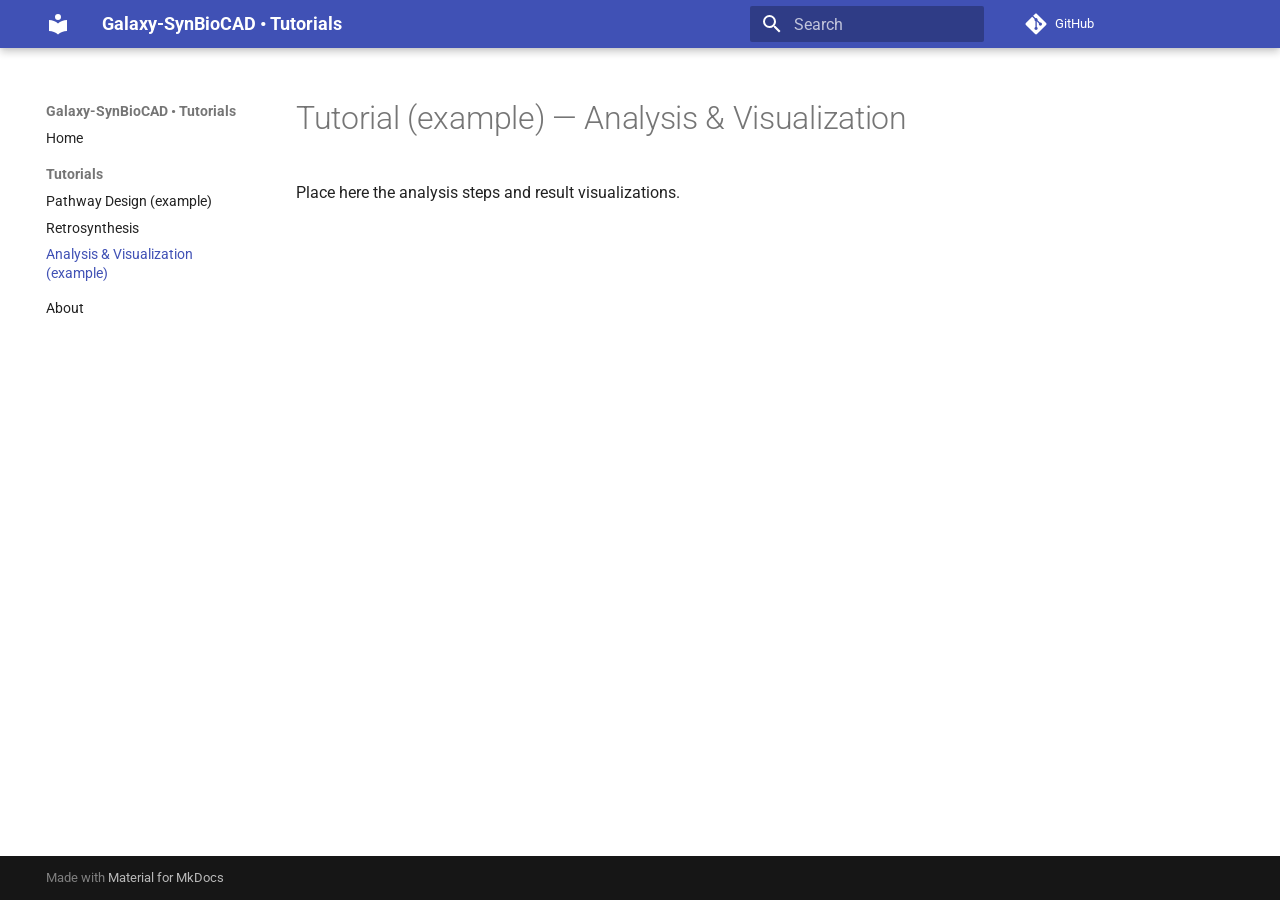
<file: tuto-3/index.html>
<!doctype html>
<html lang="en" class="no-js">
  <head>
    
      <meta charset="utf-8">
      <meta name="viewport" content="width=device-width,initial-scale=1">
      
        <meta name="description" content="Getting started tutorials for Galaxy-SynBioCAD tools">
      
      
      
        <link rel="canonical" href="https://tduigou.github.io/galaxy-synbiocad-tutos/tuto-3/">
      
      
        <link rel="prev" href="../tuto-1-retrosynthesis/">
      
      
        <link rel="next" href="../about/">
      
      
      <link rel="icon" href="../assets/images/favicon.png">
      <meta name="generator" content="mkdocs-1.6.1, mkdocs-material-9.6.20">
    
    
      
        <title>Analysis & Visualization (example) - Galaxy-SynBioCAD • Tutorials</title>
      
    
    
      <link rel="stylesheet" href="../assets/stylesheets/main.e53b48f4.min.css">
      
        
        <link rel="stylesheet" href="../assets/stylesheets/palette.06af60db.min.css">
      
      


    
    
      
    
    
      
        
        
        <link rel="preconnect" href="https://fonts.gstatic.com" crossorigin>
        <link rel="stylesheet" href="https://fonts.googleapis.com/css?family=Roboto:300,300i,400,400i,700,700i%7CRoboto+Mono:400,400i,700,700i&display=fallback">
        <style>:root{--md-text-font:"Roboto";--md-code-font:"Roboto Mono"}</style>
      
    
    
    <script>__md_scope=new URL("..",location),__md_hash=e=>[...e].reduce(((e,_)=>(e<<5)-e+_.charCodeAt(0)),0),__md_get=(e,_=localStorage,t=__md_scope)=>JSON.parse(_.getItem(t.pathname+"."+e)),__md_set=(e,_,t=localStorage,a=__md_scope)=>{try{t.setItem(a.pathname+"."+e,JSON.stringify(_))}catch(e){}}</script>
    
      

    
    
    
  </head>
  
  
    
    
      
    
    
    
    
    <body dir="ltr" data-md-color-scheme="default" data-md-color-primary="indigo" data-md-color-accent="indigo">
  
    
    <input class="md-toggle" data-md-toggle="drawer" type="checkbox" id="__drawer" autocomplete="off">
    <input class="md-toggle" data-md-toggle="search" type="checkbox" id="__search" autocomplete="off">
    <label class="md-overlay" for="__drawer"></label>
    <div data-md-component="skip">
      
    </div>
    <div data-md-component="announce">
      
    </div>
    
    
      

  

<header class="md-header md-header--shadow" data-md-component="header">
  <nav class="md-header__inner md-grid" aria-label="Header">
    <a href=".." title="Galaxy-SynBioCAD • Tutorials" class="md-header__button md-logo" aria-label="Galaxy-SynBioCAD • Tutorials" data-md-component="logo">
      
  
  <svg xmlns="http://www.w3.org/2000/svg" viewBox="0 0 24 24"><path d="M12 8a3 3 0 0 0 3-3 3 3 0 0 0-3-3 3 3 0 0 0-3 3 3 3 0 0 0 3 3m0 3.54C9.64 9.35 6.5 8 3 8v11c3.5 0 6.64 1.35 9 3.54 2.36-2.19 5.5-3.54 9-3.54V8c-3.5 0-6.64 1.35-9 3.54"/></svg>

    </a>
    <label class="md-header__button md-icon" for="__drawer">
      
      <svg xmlns="http://www.w3.org/2000/svg" viewBox="0 0 24 24"><path d="M3 6h18v2H3zm0 5h18v2H3zm0 5h18v2H3z"/></svg>
    </label>
    <div class="md-header__title" data-md-component="header-title">
      <div class="md-header__ellipsis">
        <div class="md-header__topic">
          <span class="md-ellipsis">
            Galaxy-SynBioCAD • Tutorials
          </span>
        </div>
        <div class="md-header__topic" data-md-component="header-topic">
          <span class="md-ellipsis">
            
              Analysis & Visualization (example)
            
          </span>
        </div>
      </div>
    </div>
    
      
        <form class="md-header__option" data-md-component="palette">
  
    
    
    
    <input class="md-option" data-md-color-media="" data-md-color-scheme="default" data-md-color-primary="indigo" data-md-color-accent="indigo"  aria-hidden="true"  type="radio" name="__palette" id="__palette_0">
    
  
    
    
    
    <input class="md-option" data-md-color-media="" data-md-color-scheme="slate" data-md-color-primary="indigo" data-md-color-accent="indigo"  aria-hidden="true"  type="radio" name="__palette" id="__palette_1">
    
  
</form>
      
    
    
      <script>var palette=__md_get("__palette");if(palette&&palette.color){if("(prefers-color-scheme)"===palette.color.media){var media=matchMedia("(prefers-color-scheme: light)"),input=document.querySelector(media.matches?"[data-md-color-media='(prefers-color-scheme: light)']":"[data-md-color-media='(prefers-color-scheme: dark)']");palette.color.media=input.getAttribute("data-md-color-media"),palette.color.scheme=input.getAttribute("data-md-color-scheme"),palette.color.primary=input.getAttribute("data-md-color-primary"),palette.color.accent=input.getAttribute("data-md-color-accent")}for(var[key,value]of Object.entries(palette.color))document.body.setAttribute("data-md-color-"+key,value)}</script>
    
    
    
      
      
        <label class="md-header__button md-icon" for="__search">
          
          <svg xmlns="http://www.w3.org/2000/svg" viewBox="0 0 24 24"><path d="M9.5 3A6.5 6.5 0 0 1 16 9.5c0 1.61-.59 3.09-1.56 4.23l.27.27h.79l5 5-1.5 1.5-5-5v-.79l-.27-.27A6.52 6.52 0 0 1 9.5 16 6.5 6.5 0 0 1 3 9.5 6.5 6.5 0 0 1 9.5 3m0 2C7 5 5 7 5 9.5S7 14 9.5 14 14 12 14 9.5 12 5 9.5 5"/></svg>
        </label>
        <div class="md-search" data-md-component="search" role="dialog">
  <label class="md-search__overlay" for="__search"></label>
  <div class="md-search__inner" role="search">
    <form class="md-search__form" name="search">
      <input type="text" class="md-search__input" name="query" aria-label="Search" placeholder="Search" autocapitalize="off" autocorrect="off" autocomplete="off" spellcheck="false" data-md-component="search-query" required>
      <label class="md-search__icon md-icon" for="__search">
        
        <svg xmlns="http://www.w3.org/2000/svg" viewBox="0 0 24 24"><path d="M9.5 3A6.5 6.5 0 0 1 16 9.5c0 1.61-.59 3.09-1.56 4.23l.27.27h.79l5 5-1.5 1.5-5-5v-.79l-.27-.27A6.52 6.52 0 0 1 9.5 16 6.5 6.5 0 0 1 3 9.5 6.5 6.5 0 0 1 9.5 3m0 2C7 5 5 7 5 9.5S7 14 9.5 14 14 12 14 9.5 12 5 9.5 5"/></svg>
        
        <svg xmlns="http://www.w3.org/2000/svg" viewBox="0 0 24 24"><path d="M20 11v2H8l5.5 5.5-1.42 1.42L4.16 12l7.92-7.92L13.5 5.5 8 11z"/></svg>
      </label>
      <nav class="md-search__options" aria-label="Search">
        
        <button type="reset" class="md-search__icon md-icon" title="Clear" aria-label="Clear" tabindex="-1">
          
          <svg xmlns="http://www.w3.org/2000/svg" viewBox="0 0 24 24"><path d="M19 6.41 17.59 5 12 10.59 6.41 5 5 6.41 10.59 12 5 17.59 6.41 19 12 13.41 17.59 19 19 17.59 13.41 12z"/></svg>
        </button>
      </nav>
      
        <div class="md-search__suggest" data-md-component="search-suggest"></div>
      
    </form>
    <div class="md-search__output">
      <div class="md-search__scrollwrap" tabindex="0" data-md-scrollfix>
        <div class="md-search-result" data-md-component="search-result">
          <div class="md-search-result__meta">
            Initializing search
          </div>
          <ol class="md-search-result__list" role="presentation"></ol>
        </div>
      </div>
    </div>
  </div>
</div>
      
    
    
      <div class="md-header__source">
        <a href="https://github.com/tduigou/galaxy-synbiocad-tutos" title="Go to repository" class="md-source" data-md-component="source">
  <div class="md-source__icon md-icon">
    
    <svg xmlns="http://www.w3.org/2000/svg" viewBox="0 0 448 512"><!--! Font Awesome Free 7.0.0 by @fontawesome - https://fontawesome.com License - https://fontawesome.com/license/free (Icons: CC BY 4.0, Fonts: SIL OFL 1.1, Code: MIT License) Copyright 2025 Fonticons, Inc.--><path d="M439.6 236.1 244 40.5c-5.4-5.5-12.8-8.5-20.4-8.5s-15 3-20.4 8.4L162.5 81l51.5 51.5c27.1-9.1 52.7 16.8 43.4 43.7l49.7 49.7c34.2-11.8 61.2 31 35.5 56.7-26.5 26.5-70.2-2.9-56-37.3L240.3 199v121.9c25.3 12.5 22.3 41.8 9.1 55-6.4 6.4-15.2 10.1-24.3 10.1s-17.8-3.6-24.3-10.1c-17.6-17.6-11.1-46.9 11.2-56v-123c-20.8-8.5-24.6-30.7-18.6-45L142.6 101 8.5 235.1C3 240.6 0 247.9 0 255.5s3 15 8.5 20.4l195.6 195.7c5.4 5.4 12.7 8.4 20.4 8.4s15-3 20.4-8.4l194.7-194.7c5.4-5.4 8.4-12.8 8.4-20.4s-3-15-8.4-20.4"/></svg>
  </div>
  <div class="md-source__repository">
    GitHub
  </div>
</a>
      </div>
    
  </nav>
  
</header>
    
    <div class="md-container" data-md-component="container">
      
      
        
          
        
      
      <main class="md-main" data-md-component="main">
        <div class="md-main__inner md-grid">
          
            
              
              <div class="md-sidebar md-sidebar--primary" data-md-component="sidebar" data-md-type="navigation" >
                <div class="md-sidebar__scrollwrap">
                  <div class="md-sidebar__inner">
                    



<nav class="md-nav md-nav--primary" aria-label="Navigation" data-md-level="0">
  <label class="md-nav__title" for="__drawer">
    <a href=".." title="Galaxy-SynBioCAD • Tutorials" class="md-nav__button md-logo" aria-label="Galaxy-SynBioCAD • Tutorials" data-md-component="logo">
      
  
  <svg xmlns="http://www.w3.org/2000/svg" viewBox="0 0 24 24"><path d="M12 8a3 3 0 0 0 3-3 3 3 0 0 0-3-3 3 3 0 0 0-3 3 3 3 0 0 0 3 3m0 3.54C9.64 9.35 6.5 8 3 8v11c3.5 0 6.64 1.35 9 3.54 2.36-2.19 5.5-3.54 9-3.54V8c-3.5 0-6.64 1.35-9 3.54"/></svg>

    </a>
    Galaxy-SynBioCAD • Tutorials
  </label>
  
    <div class="md-nav__source">
      <a href="https://github.com/tduigou/galaxy-synbiocad-tutos" title="Go to repository" class="md-source" data-md-component="source">
  <div class="md-source__icon md-icon">
    
    <svg xmlns="http://www.w3.org/2000/svg" viewBox="0 0 448 512"><!--! Font Awesome Free 7.0.0 by @fontawesome - https://fontawesome.com License - https://fontawesome.com/license/free (Icons: CC BY 4.0, Fonts: SIL OFL 1.1, Code: MIT License) Copyright 2025 Fonticons, Inc.--><path d="M439.6 236.1 244 40.5c-5.4-5.5-12.8-8.5-20.4-8.5s-15 3-20.4 8.4L162.5 81l51.5 51.5c27.1-9.1 52.7 16.8 43.4 43.7l49.7 49.7c34.2-11.8 61.2 31 35.5 56.7-26.5 26.5-70.2-2.9-56-37.3L240.3 199v121.9c25.3 12.5 22.3 41.8 9.1 55-6.4 6.4-15.2 10.1-24.3 10.1s-17.8-3.6-24.3-10.1c-17.6-17.6-11.1-46.9 11.2-56v-123c-20.8-8.5-24.6-30.7-18.6-45L142.6 101 8.5 235.1C3 240.6 0 247.9 0 255.5s3 15 8.5 20.4l195.6 195.7c5.4 5.4 12.7 8.4 20.4 8.4s15-3 20.4-8.4l194.7-194.7c5.4-5.4 8.4-12.8 8.4-20.4s-3-15-8.4-20.4"/></svg>
  </div>
  <div class="md-source__repository">
    GitHub
  </div>
</a>
    </div>
  
  <ul class="md-nav__list" data-md-scrollfix>
    
      
      
  
  
  
  
    <li class="md-nav__item">
      <a href=".." class="md-nav__link">
        
  
  
  <span class="md-ellipsis">
    Home
    
  </span>
  

      </a>
    </li>
  

    
      
      
  
  
    
  
  
  
    
    
    
    
      
        
        
      
    
    
    <li class="md-nav__item md-nav__item--active md-nav__item--section md-nav__item--nested">
      
        
        
        <input class="md-nav__toggle md-toggle " type="checkbox" id="__nav_2" checked>
        
          
          <label class="md-nav__link" for="__nav_2" id="__nav_2_label" tabindex="">
            
  
  
  <span class="md-ellipsis">
    Tutorials
    
  </span>
  

            <span class="md-nav__icon md-icon"></span>
          </label>
        
        <nav class="md-nav" data-md-level="1" aria-labelledby="__nav_2_label" aria-expanded="true">
          <label class="md-nav__title" for="__nav_2">
            <span class="md-nav__icon md-icon"></span>
            Tutorials
          </label>
          <ul class="md-nav__list" data-md-scrollfix>
            
              
                
  
  
  
  
    <li class="md-nav__item">
      <a href="../tuto-2/" class="md-nav__link">
        
  
  
  <span class="md-ellipsis">
    Pathway Design (example)
    
  </span>
  

      </a>
    </li>
  

              
            
              
                
  
  
  
  
    <li class="md-nav__item">
      <a href="../tuto-1-retrosynthesis/" class="md-nav__link">
        
  
  
  <span class="md-ellipsis">
    Retrosynthesis
    
  </span>
  

      </a>
    </li>
  

              
            
              
                
  
  
    
  
  
  
    <li class="md-nav__item md-nav__item--active">
      
      <input class="md-nav__toggle md-toggle" type="checkbox" id="__toc">
      
      
      
      <a href="./" class="md-nav__link md-nav__link--active">
        
  
  
  <span class="md-ellipsis">
    Analysis & Visualization (example)
    
  </span>
  

      </a>
      
    </li>
  

              
            
          </ul>
        </nav>
      
    </li>
  

    
      
      
  
  
  
  
    <li class="md-nav__item">
      <a href="../about/" class="md-nav__link">
        
  
  
  <span class="md-ellipsis">
    About
    
  </span>
  

      </a>
    </li>
  

    
  </ul>
</nav>
                  </div>
                </div>
              </div>
            
            
              
              <div class="md-sidebar md-sidebar--secondary" data-md-component="sidebar" data-md-type="toc" >
                <div class="md-sidebar__scrollwrap">
                  <div class="md-sidebar__inner">
                    

<nav class="md-nav md-nav--secondary" aria-label="Table of contents">
  
  
  
  
</nav>
                  </div>
                </div>
              </div>
            
          
          
            <div class="md-content" data-md-component="content">
              <article class="md-content__inner md-typeset">
                
                  


  
  


<h1 id="tutorial-example-analysis-visualization">Tutorial (example) — Analysis &amp; Visualization<a class="headerlink" href="#tutorial-example-analysis-visualization" title="Permanent link">&para;</a></h1>
<p>Place here the analysis steps and result visualizations.</p>












                
              </article>
            </div>
          
          
  <script>var tabs=__md_get("__tabs");if(Array.isArray(tabs))e:for(var set of document.querySelectorAll(".tabbed-set")){var labels=set.querySelector(".tabbed-labels");for(var tab of tabs)for(var label of labels.getElementsByTagName("label"))if(label.innerText.trim()===tab){var input=document.getElementById(label.htmlFor);input.checked=!0;continue e}}</script>

<script>var target=document.getElementById(location.hash.slice(1));target&&target.name&&(target.checked=target.name.startsWith("__tabbed_"))</script>
        </div>
        
          <button type="button" class="md-top md-icon" data-md-component="top" hidden>
  
  <svg xmlns="http://www.w3.org/2000/svg" viewBox="0 0 24 24"><path d="M13 20h-2V8l-5.5 5.5-1.42-1.42L12 4.16l7.92 7.92-1.42 1.42L13 8z"/></svg>
  Back to top
</button>
        
      </main>
      
        <footer class="md-footer">
  
  <div class="md-footer-meta md-typeset">
    <div class="md-footer-meta__inner md-grid">
      <div class="md-copyright">
  
  
    Made with
    <a href="https://squidfunk.github.io/mkdocs-material/" target="_blank" rel="noopener">
      Material for MkDocs
    </a>
  
</div>
      
    </div>
  </div>
</footer>
      
    </div>
    <div class="md-dialog" data-md-component="dialog">
      <div class="md-dialog__inner md-typeset"></div>
    </div>
    
    
    
      
      <script id="__config" type="application/json">{"base": "..", "features": ["navigation.instant", "navigation.sections", "navigation.top", "search.suggest", "search.highlight", "content.code.copy", "content.tabs.link"], "search": "../assets/javascripts/workers/search.973d3a69.min.js", "tags": null, "translations": {"clipboard.copied": "Copied to clipboard", "clipboard.copy": "Copy to clipboard", "search.result.more.one": "1 more on this page", "search.result.more.other": "# more on this page", "search.result.none": "No matching documents", "search.result.one": "1 matching document", "search.result.other": "# matching documents", "search.result.placeholder": "Type to start searching", "search.result.term.missing": "Missing", "select.version": "Select version"}, "version": null}</script>
    
    
      <script src="../assets/javascripts/bundle.f55a23d4.min.js"></script>
      
    
  </body>
</html>
</file>
<file: stylesheets/icons.css>
.icon { vertical-align: none; margin-right: .15rem; }
.icon-muted { opacity: .7; }
</file>
<file: stylesheets/figures.css>
/* figure numbering */
.md-content__inner { counter-reset: figure; }

figure.numbered > figcaption > p {   /* <- applatit le paragraphe */
  display: inline; 
  margin: 0;
}

figure.numbered > figcaption::before {
  counter-increment: figure;
  content: "Figure " counter(figure) " — ";
}

figure.numbered > figcaption {
  font-size: 0.8em;
  text-align: center;
  color: #555;
  margin-top: 0.25em;
}
</file>
<file: stylesheets/tables.css>
/* Tables minimalistes dans MkDocs Material */
.md-typeset .md-typeset__table table {
  /* border-collapse: collapse; */
  width: 100%;
  line-height: 1.3;              /* réduit l'interligne */
  border: none;                  /* pas de bordure externe */
}

.md-typeset .md-typeset__table table th,
.md-typeset .md-typeset__table table td {
  border: none;                  /* pas de bordure interne */
  padding: .25em 1em;           /* espace vertical réduit */
}

/* Lignes horizontales sobres */
.md-typeset .md-typeset__table table th {
  border-bottom: 1px solid #ddd; /* séparation en-tête */
  font-weight: 600;
  text-align: left;
}

.md-typeset .md-typeset__table table tr + tr {
  border-top: 1px solid #eee;    /* fine ligne entre les lignes */
}
</file>
<file: assets/stylesheets/main.e53b48f4.min.css>
@charset "UTF-8";html{-webkit-text-size-adjust:none;-moz-text-size-adjust:none;text-size-adjust:none;box-sizing:border-box}*,:after,:before{box-sizing:inherit}@media (prefers-reduced-motion){*,:after,:before{transition:none!important}}body{margin:0}a,button,input,label{-webkit-tap-highlight-color:transparent}a{color:inherit;text-decoration:none}hr{border:0;box-sizing:initial;display:block;height:.05rem;overflow:visible;padding:0}small{font-size:80%}sub,sup{line-height:1em}img{border-style:none}table{border-collapse:initial;border-spacing:0}td,th{font-weight:400;vertical-align:top}button{background:#0000;border:0;font-family:inherit;font-size:inherit;margin:0;padding:0}input{border:0;outline:none}:root{--md-primary-fg-color:#4051b5;--md-primary-fg-color--light:#5d6cc0;--md-primary-fg-color--dark:#303fa1;--md-primary-bg-color:#fff;--md-primary-bg-color--light:#ffffffb3;--md-accent-fg-color:#526cfe;--md-accent-fg-color--transparent:#526cfe1a;--md-accent-bg-color:#fff;--md-accent-bg-color--light:#ffffffb3}[data-md-color-scheme=default]{color-scheme:light}[data-md-color-scheme=default] img[src$="#gh-dark-mode-only"],[data-md-color-scheme=default] img[src$="#only-dark"]{display:none}:root,[data-md-color-scheme=default]{--md-hue:225deg;--md-default-fg-color:#000000de;--md-default-fg-color--light:#0000008a;--md-default-fg-color--lighter:#00000052;--md-default-fg-color--lightest:#00000012;--md-default-bg-color:#fff;--md-default-bg-color--light:#ffffffb3;--md-default-bg-color--lighter:#ffffff4d;--md-default-bg-color--lightest:#ffffff1f;--md-code-fg-color:#36464e;--md-code-bg-color:#f5f5f5;--md-code-hl-color:#4287ff;--md-code-hl-color--light:#4287ff1a;--md-code-hl-number-color:#d52a2a;--md-code-hl-special-color:#db1457;--md-code-hl-function-color:#a846b9;--md-code-hl-constant-color:#6e59d9;--md-code-hl-keyword-color:#3f6ec6;--md-code-hl-string-color:#1c7d4d;--md-code-hl-name-color:var(--md-code-fg-color);--md-code-hl-operator-color:var(--md-default-fg-color--light);--md-code-hl-punctuation-color:var(--md-default-fg-color--light);--md-code-hl-comment-color:var(--md-default-fg-color--light);--md-code-hl-generic-color:var(--md-default-fg-color--light);--md-code-hl-variable-color:var(--md-default-fg-color--light);--md-typeset-color:var(--md-default-fg-color);--md-typeset-a-color:var(--md-primary-fg-color);--md-typeset-del-color:#f5503d26;--md-typeset-ins-color:#0bd57026;--md-typeset-kbd-color:#fafafa;--md-typeset-kbd-accent-color:#fff;--md-typeset-kbd-border-color:#b8b8b8;--md-typeset-mark-color:#ffff0080;--md-typeset-table-color:#0000001f;--md-typeset-table-color--light:rgba(0,0,0,.035);--md-admonition-fg-color:var(--md-default-fg-color);--md-admonition-bg-color:var(--md-default-bg-color);--md-warning-fg-color:#000000de;--md-warning-bg-color:#ff9;--md-footer-fg-color:#fff;--md-footer-fg-color--light:#ffffffb3;--md-footer-fg-color--lighter:#ffffff73;--md-footer-bg-color:#000000de;--md-footer-bg-color--dark:#00000052;--md-shadow-z1:0 0.2rem 0.5rem #0000000d,0 0 0.05rem #0000001a;--md-shadow-z2:0 0.2rem 0.5rem #0000001a,0 0 0.05rem #00000040;--md-shadow-z3:0 0.2rem 0.5rem #0003,0 0 0.05rem #00000059}.md-icon svg{fill:currentcolor;display:block;height:1.2rem;width:1.2rem}body{-webkit-font-smoothing:antialiased;-moz-osx-font-smoothing:grayscale;--md-text-font-family:var(--md-text-font,_),-apple-system,BlinkMacSystemFont,Helvetica,Arial,sans-serif;--md-code-font-family:var(--md-code-font,_),SFMono-Regular,Consolas,Menlo,monospace}aside,body,input{font-feature-settings:"kern","liga";color:var(--md-typeset-color);font-family:var(--md-text-font-family)}code,kbd,pre{font-feature-settings:"kern";font-family:var(--md-code-font-family)}:root{--md-typeset-table-sort-icon:url('data:image/svg+xml;charset=utf-8,<svg xmlns="http://www.w3.org/2000/svg" viewBox="0 0 24 24"><path d="m18 21-4-4h3V7h-3l4-4 4 4h-3v10h3M2 19v-2h10v2M2 13v-2h7v2M2 7V5h4v2z"/></svg>');--md-typeset-table-sort-icon--asc:url('data:image/svg+xml;charset=utf-8,<svg xmlns="http://www.w3.org/2000/svg" viewBox="0 0 24 24"><path d="M19 17h3l-4 4-4-4h3V3h2M2 17h10v2H2M6 5v2H2V5m0 6h7v2H2z"/></svg>');--md-typeset-table-sort-icon--desc:url('data:image/svg+xml;charset=utf-8,<svg xmlns="http://www.w3.org/2000/svg" viewBox="0 0 24 24"><path d="M19 7h3l-4-4-4 4h3v14h2M2 17h10v2H2M6 5v2H2V5m0 6h7v2H2z"/></svg>')}.md-typeset{-webkit-print-color-adjust:exact;color-adjust:exact;font-size:.8rem;line-height:1.6;overflow-wrap:break-word}@media print{.md-typeset{font-size:.68rem}}.md-typeset blockquote,.md-typeset dl,.md-typeset figure,.md-typeset ol,.md-typeset pre,.md-typeset ul{margin-bottom:1em;margin-top:1em}.md-typeset h1{color:var(--md-default-fg-color--light);font-size:2em;line-height:1.3;margin:0 0 1.25em}.md-typeset h1,.md-typeset h2{font-weight:300;letter-spacing:-.01em}.md-typeset h2{font-size:1.5625em;line-height:1.4;margin:1.6em 0 .64em}.md-typeset h3{font-size:1.25em;font-weight:400;letter-spacing:-.01em;line-height:1.5;margin:1.6em 0 .8em}.md-typeset h2+h3{margin-top:.8em}.md-typeset h4{font-weight:700;letter-spacing:-.01em;margin:1em 0}.md-typeset h5,.md-typeset h6{color:var(--md-default-fg-color--light);font-size:.8em;font-weight:700;letter-spacing:-.01em;margin:1.25em 0}.md-typeset h5{text-transform:uppercase}.md-typeset h5 code{text-transform:none}.md-typeset hr{border-bottom:.05rem solid var(--md-default-fg-color--lightest);display:flow-root;margin:1.5em 0}.md-typeset a{color:var(--md-typeset-a-color);word-break:break-word}.md-typeset a,.md-typeset a:before{transition:color 125ms}.md-typeset a:focus,.md-typeset a:hover{color:var(--md-accent-fg-color)}.md-typeset a:focus code,.md-typeset a:hover code{background-color:var(--md-accent-fg-color--transparent)}.md-typeset a code{color:currentcolor;transition:background-color 125ms}.md-typeset a.focus-visible{outline-color:var(--md-accent-fg-color);outline-offset:.2rem}.md-typeset code,.md-typeset kbd,.md-typeset pre{color:var(--md-code-fg-color);direction:ltr;font-variant-ligatures:none}@media print{.md-typeset code,.md-typeset kbd,.md-typeset pre{white-space:pre-wrap}}.md-typeset code{background-color:var(--md-code-bg-color);border-radius:.1rem;-webkit-box-decoration-break:clone;box-decoration-break:clone;font-size:.85em;padding:0 .2941176471em;word-break:break-word}.md-typeset code:not(.focus-visible){-webkit-tap-highlight-color:transparent;outline:none}.md-typeset pre{display:flow-root;line-height:1.4;position:relative}.md-typeset pre>code{-webkit-box-decoration-break:slice;box-decoration-break:slice;box-shadow:none;display:block;margin:0;outline-color:var(--md-accent-fg-color);overflow:auto;padding:.7720588235em 1.1764705882em;scrollbar-color:var(--md-default-fg-color--lighter) #0000;scrollbar-width:thin;touch-action:auto;word-break:normal}.md-typeset pre>code:hover{scrollbar-color:var(--md-accent-fg-color) #0000}.md-typeset pre>code::-webkit-scrollbar{height:.2rem;width:.2rem}.md-typeset pre>code::-webkit-scrollbar-thumb{background-color:var(--md-default-fg-color--lighter)}.md-typeset pre>code::-webkit-scrollbar-thumb:hover{background-color:var(--md-accent-fg-color)}.md-typeset kbd{background-color:var(--md-typeset-kbd-color);border-radius:.1rem;box-shadow:0 .1rem 0 .05rem var(--md-typeset-kbd-border-color),0 .1rem 0 var(--md-typeset-kbd-border-color),0 -.1rem .2rem var(--md-typeset-kbd-accent-color) inset;color:var(--md-default-fg-color);display:inline-block;font-size:.75em;padding:0 .6666666667em;vertical-align:text-top;word-break:break-word}.md-typeset mark{background-color:var(--md-typeset-mark-color);-webkit-box-decoration-break:clone;box-decoration-break:clone;color:inherit;word-break:break-word}.md-typeset abbr{border-bottom:.05rem dotted var(--md-default-fg-color--light);cursor:help;text-decoration:none}.md-typeset small{opacity:.75}[dir=ltr] .md-typeset sub,[dir=ltr] .md-typeset sup{margin-left:.078125em}[dir=rtl] .md-typeset sub,[dir=rtl] .md-typeset sup{margin-right:.078125em}[dir=ltr] .md-typeset blockquote{padding-left:.6rem}[dir=rtl] .md-typeset blockquote{padding-right:.6rem}[dir=ltr] .md-typeset blockquote{border-left:.2rem solid var(--md-default-fg-color--lighter)}[dir=rtl] .md-typeset blockquote{border-right:.2rem solid var(--md-default-fg-color--lighter)}.md-typeset blockquote{color:var(--md-default-fg-color--light);margin-left:0;margin-right:0}.md-typeset ul{list-style-type:disc}.md-typeset ul[type]{list-style-type:revert-layer}[dir=ltr] .md-typeset ol,[dir=ltr] .md-typeset ul{margin-left:.625em}[dir=rtl] .md-typeset ol,[dir=rtl] .md-typeset ul{margin-right:.625em}.md-typeset ol,.md-typeset ul{padding:0}.md-typeset ol:not([hidden]),.md-typeset ul:not([hidden]){display:flow-root}.md-typeset ol ol,.md-typeset ul ol{list-style-type:lower-alpha}.md-typeset ol ol ol,.md-typeset ul ol ol{list-style-type:lower-roman}.md-typeset ol ol ol ol,.md-typeset ul ol ol ol{list-style-type:upper-alpha}.md-typeset ol ol ol ol ol,.md-typeset ul ol ol ol ol{list-style-type:upper-roman}.md-typeset ol[type],.md-typeset ul[type]{list-style-type:revert-layer}[dir=ltr] .md-typeset ol li,[dir=ltr] .md-typeset ul li{margin-left:1.25em}[dir=rtl] .md-typeset ol li,[dir=rtl] .md-typeset ul li{margin-right:1.25em}.md-typeset ol li,.md-typeset ul li{margin-bottom:.5em}.md-typeset ol li blockquote,.md-typeset ol li p,.md-typeset ul li blockquote,.md-typeset ul li p{margin:.5em 0}.md-typeset ol li:last-child,.md-typeset ul li:last-child{margin-bottom:0}[dir=ltr] .md-typeset ol li ol,[dir=ltr] .md-typeset ol li ul,[dir=ltr] .md-typeset ul li ol,[dir=ltr] .md-typeset ul li ul{margin-left:.625em}[dir=rtl] .md-typeset ol li ol,[dir=rtl] .md-typeset ol li ul,[dir=rtl] .md-typeset ul li ol,[dir=rtl] .md-typeset ul li ul{margin-right:.625em}.md-typeset ol li ol,.md-typeset ol li ul,.md-typeset ul li ol,.md-typeset ul li ul{margin-bottom:.5em;margin-top:.5em}[dir=ltr] .md-typeset dd{margin-left:1.875em}[dir=rtl] .md-typeset dd{margin-right:1.875em}.md-typeset dd{margin-bottom:1.5em;margin-top:1em}.md-typeset img,.md-typeset svg,.md-typeset video{height:auto;max-width:100%}.md-typeset img[align=left]{margin:1em 1em 1em 0}.md-typeset img[align=right]{margin:1em 0 1em 1em}.md-typeset img[align]:only-child{margin-top:0}.md-typeset figure{display:flow-root;margin:1em auto;max-width:100%;text-align:center;width:-moz-fit-content;width:fit-content}.md-typeset figure img{display:block;margin:0 auto}.md-typeset figcaption{font-style:italic;margin:1em auto;max-width:24rem}.md-typeset iframe{max-width:100%}.md-typeset table:not([class]){background-color:var(--md-default-bg-color);border:.05rem solid var(--md-typeset-table-color);border-radius:.1rem;display:inline-block;font-size:.64rem;max-width:100%;overflow:auto;touch-action:auto}@media print{.md-typeset table:not([class]){display:table}}.md-typeset table:not([class])+*{margin-top:1.5em}.md-typeset table:not([class]) td>:first-child,.md-typeset table:not([class]) th>:first-child{margin-top:0}.md-typeset table:not([class]) td>:last-child,.md-typeset table:not([class]) th>:last-child{margin-bottom:0}.md-typeset table:not([class]) td:not([align]),.md-typeset table:not([class]) th:not([align]){text-align:left}[dir=rtl] .md-typeset table:not([class]) td:not([align]),[dir=rtl] .md-typeset table:not([class]) th:not([align]){text-align:right}.md-typeset table:not([class]) th{font-weight:700;min-width:5rem;padding:.9375em 1.25em;vertical-align:top}.md-typeset table:not([class]) td{border-top:.05rem solid var(--md-typeset-table-color);padding:.9375em 1.25em;vertical-align:top}.md-typeset table:not([class]) tbody tr{transition:background-color 125ms}.md-typeset table:not([class]) tbody tr:hover{background-color:var(--md-typeset-table-color--light);box-shadow:0 .05rem 0 var(--md-default-bg-color) inset}.md-typeset table:not([class]) a{word-break:normal}.md-typeset table th[role=columnheader]{cursor:pointer}[dir=ltr] .md-typeset table th[role=columnheader]:after{margin-left:.5em}[dir=rtl] .md-typeset table th[role=columnheader]:after{margin-right:.5em}.md-typeset table th[role=columnheader]:after{content:"";display:inline-block;height:1.2em;-webkit-mask-image:var(--md-typeset-table-sort-icon);mask-image:var(--md-typeset-table-sort-icon);-webkit-mask-repeat:no-repeat;mask-repeat:no-repeat;-webkit-mask-size:contain;mask-size:contain;transition:background-color 125ms;vertical-align:text-bottom;width:1.2em}.md-typeset table th[role=columnheader]:hover:after{background-color:var(--md-default-fg-color--lighter)}.md-typeset table th[role=columnheader][aria-sort=ascending]:after{background-color:var(--md-default-fg-color--light);-webkit-mask-image:var(--md-typeset-table-sort-icon--asc);mask-image:var(--md-typeset-table-sort-icon--asc)}.md-typeset table th[role=columnheader][aria-sort=descending]:after{background-color:var(--md-default-fg-color--light);-webkit-mask-image:var(--md-typeset-table-sort-icon--desc);mask-image:var(--md-typeset-table-sort-icon--desc)}.md-typeset__scrollwrap{margin:1em -.8rem;overflow-x:auto;touch-action:auto}.md-typeset__table{display:inline-block;margin-bottom:.5em;padding:0 .8rem}@media print{.md-typeset__table{display:block}}html .md-typeset__table table{display:table;margin:0;overflow:hidden;width:100%}@media screen and (max-width:44.984375em){.md-content__inner>pre{margin:1em -.8rem}.md-content__inner>pre code{border-radius:0}}.md-typeset .md-author{border-radius:100%;display:block;flex-shrink:0;height:1.6rem;overflow:hidden;position:relative;transition:color 125ms,transform 125ms;width:1.6rem}.md-typeset .md-author img{display:block}.md-typeset .md-author--more{background:var(--md-default-fg-color--lightest);color:var(--md-default-fg-color--lighter);font-size:.6rem;font-weight:700;line-height:1.6rem;text-align:center}.md-typeset .md-author--long{height:2.4rem;width:2.4rem}.md-typeset a.md-author{transform:scale(1)}.md-typeset a.md-author img{border-radius:100%;filter:grayscale(100%) opacity(75%);transition:filter 125ms}.md-typeset a.md-author:focus,.md-typeset a.md-author:hover{transform:scale(1.1);z-index:1}.md-typeset a.md-author:focus img,.md-typeset a.md-author:hover img{filter:grayscale(0)}.md-banner{background-color:var(--md-footer-bg-color);color:var(--md-footer-fg-color);overflow:auto}@media print{.md-banner{display:none}}.md-banner--warning{background-color:var(--md-warning-bg-color);color:var(--md-warning-fg-color)}.md-banner__inner{font-size:.7rem;margin:.6rem auto;padding:0 .8rem}[dir=ltr] .md-banner__button{float:right}[dir=rtl] .md-banner__button{float:left}.md-banner__button{color:inherit;cursor:pointer;transition:opacity .25s}.no-js .md-banner__button{display:none}.md-banner__button:hover{opacity:.7}html{font-size:125%;height:100%;overflow-x:hidden}@media screen and (min-width:100em){html{font-size:137.5%}}@media screen and (min-width:125em){html{font-size:150%}}body{background-color:var(--md-default-bg-color);display:flex;flex-direction:column;font-size:.5rem;min-height:100%;position:relative;width:100%}@media print{body{display:block}}@media screen and (max-width:59.984375em){body[data-md-scrolllock]{position:fixed}}.md-grid{margin-left:auto;margin-right:auto;max-width:61rem}.md-container{display:flex;flex-direction:column;flex-grow:1}@media print{.md-container{display:block}}.md-main{flex-grow:1}.md-main__inner{display:flex;height:100%;margin-top:1.5rem}.md-ellipsis{overflow:hidden;text-overflow:ellipsis}.md-toggle{display:none}.md-option{height:0;opacity:0;position:absolute;width:0}.md-option:checked+label:not([hidden]){display:block}.md-option.focus-visible+label{outline-color:var(--md-accent-fg-color);outline-style:auto}.md-skip{background-color:var(--md-default-fg-color);border-radius:.1rem;color:var(--md-default-bg-color);font-size:.64rem;margin:.5rem;opacity:0;outline-color:var(--md-accent-fg-color);padding:.3rem .5rem;position:fixed;transform:translateY(.4rem);z-index:-1}.md-skip:focus{opacity:1;transform:translateY(0);transition:transform .25s cubic-bezier(.4,0,.2,1),opacity 175ms 75ms;z-index:10}@page{margin:25mm}:root{--md-clipboard-icon:url('data:image/svg+xml;charset=utf-8,<svg xmlns="http://www.w3.org/2000/svg" viewBox="0 0 24 24"><path d="M19 21H8V7h11m0-2H8a2 2 0 0 0-2 2v14a2 2 0 0 0 2 2h11a2 2 0 0 0 2-2V7a2 2 0 0 0-2-2m-3-4H4a2 2 0 0 0-2 2v14h2V3h12z"/></svg>')}.md-clipboard{border-radius:.1rem;color:var(--md-default-fg-color--lightest);cursor:pointer;height:1.5em;outline-color:var(--md-accent-fg-color);outline-offset:.1rem;position:absolute;right:.5em;top:.5em;transition:color .25s;width:1.5em;z-index:1}@media print{.md-clipboard{display:none}}.md-clipboard:not(.focus-visible){-webkit-tap-highlight-color:transparent;outline:none}:hover>.md-clipboard{color:var(--md-default-fg-color--light)}.md-clipboard:focus,.md-clipboard:hover{color:var(--md-accent-fg-color)}.md-clipboard:after{background-color:currentcolor;content:"";display:block;height:1.125em;margin:0 auto;-webkit-mask-image:var(--md-clipboard-icon);mask-image:var(--md-clipboard-icon);-webkit-mask-position:center;mask-position:center;-webkit-mask-repeat:no-repeat;mask-repeat:no-repeat;-webkit-mask-size:contain;mask-size:contain;width:1.125em}.md-clipboard--inline{cursor:pointer}.md-clipboard--inline code{transition:color .25s,background-color .25s}.md-clipboard--inline:focus code,.md-clipboard--inline:hover code{background-color:var(--md-accent-fg-color--transparent);color:var(--md-accent-fg-color)}.md-typeset .md-code__content{display:grid}@keyframes consent{0%{opacity:0;transform:translateY(100%)}to{opacity:1;transform:translateY(0)}}@keyframes overlay{0%{opacity:0}to{opacity:1}}.md-consent__overlay{animation:overlay .25s both;-webkit-backdrop-filter:blur(.1rem);backdrop-filter:blur(.1rem);background-color:#0000008a;height:100%;opacity:1;position:fixed;top:0;width:100%;z-index:5}.md-consent__inner{animation:consent .5s cubic-bezier(.1,.7,.1,1) both;background-color:var(--md-default-bg-color);border:0;border-radius:.1rem;bottom:0;box-shadow:0 0 .2rem #0000001a,0 .2rem .4rem #0003;max-height:100%;overflow:auto;padding:0;position:fixed;width:100%;z-index:5}.md-consent__form{padding:.8rem}.md-consent__settings{display:none;margin:1em 0}input:checked+.md-consent__settings{display:block}.md-consent__controls{margin-bottom:.8rem}.md-typeset .md-consent__controls .md-button{display:inline}@media screen and (max-width:44.984375em){.md-typeset .md-consent__controls .md-button{display:block;margin-top:.4rem;text-align:center;width:100%}}.md-consent label{cursor:pointer}.md-content{flex-grow:1;min-width:0}.md-content__inner{margin:0 .8rem 1.2rem;padding-top:.6rem}@media screen and (min-width:76.25em){[dir=ltr] .md-sidebar--primary:not([hidden])~.md-content>.md-content__inner{margin-left:1.2rem}[dir=ltr] .md-sidebar--secondary:not([hidden])~.md-content>.md-content__inner,[dir=rtl] .md-sidebar--primary:not([hidden])~.md-content>.md-content__inner{margin-right:1.2rem}[dir=rtl] .md-sidebar--secondary:not([hidden])~.md-content>.md-content__inner{margin-left:1.2rem}}.md-content__inner:before{content:"";display:block;height:.4rem}.md-content__inner>:last-child{margin-bottom:0}[dir=ltr] .md-content__button{float:right}[dir=rtl] .md-content__button{float:left}[dir=ltr] .md-content__button{margin-left:.4rem}[dir=rtl] .md-content__button{margin-right:.4rem}.md-content__button{margin:.4rem 0;padding:0}@media print{.md-content__button{display:none}}.md-typeset .md-content__button{color:var(--md-default-fg-color--lighter)}.md-content__button svg{display:inline;vertical-align:top}[dir=rtl] .md-content__button svg{transform:scaleX(-1)}[dir=ltr] .md-dialog{right:.8rem}[dir=rtl] .md-dialog{left:.8rem}.md-dialog{background-color:var(--md-default-fg-color);border-radius:.1rem;bottom:.8rem;box-shadow:var(--md-shadow-z3);min-width:11.1rem;opacity:0;padding:.4rem .6rem;pointer-events:none;position:fixed;transform:translateY(100%);transition:transform 0ms .4s,opacity .4s;z-index:4}@media print{.md-dialog{display:none}}.md-dialog--active{opacity:1;pointer-events:auto;transform:translateY(0);transition:transform .4s cubic-bezier(.075,.85,.175,1),opacity .4s}.md-dialog__inner{color:var(--md-default-bg-color);font-size:.7rem}.md-feedback{margin:2em 0 1em;text-align:center}.md-feedback fieldset{border:none;margin:0;padding:0}.md-feedback__title{font-weight:700;margin:1em auto}.md-feedback__inner{position:relative}.md-feedback__list{display:flex;flex-wrap:wrap;place-content:baseline center;position:relative}.md-feedback__list:hover .md-icon:not(:disabled){color:var(--md-default-fg-color--lighter)}:disabled .md-feedback__list{min-height:1.8rem}.md-feedback__icon{color:var(--md-default-fg-color--light);cursor:pointer;flex-shrink:0;margin:0 .1rem;transition:color 125ms}.md-feedback__icon:not(:disabled).md-icon:hover{color:var(--md-accent-fg-color)}.md-feedback__icon:disabled{color:var(--md-default-fg-color--lightest);pointer-events:none}.md-feedback__note{opacity:0;position:relative;transform:translateY(.4rem);transition:transform .4s cubic-bezier(.1,.7,.1,1),opacity .15s}.md-feedback__note>*{margin:0 auto;max-width:16rem}:disabled .md-feedback__note{opacity:1;transform:translateY(0)}@media print{.md-feedback{display:none}}.md-footer{background-color:var(--md-footer-bg-color);color:var(--md-footer-fg-color)}@media print{.md-footer{display:none}}.md-footer__inner{justify-content:space-between;overflow:auto;padding:.2rem}.md-footer__inner:not([hidden]){display:flex}.md-footer__link{align-items:end;display:flex;flex-grow:0.01;margin-bottom:.4rem;margin-top:1rem;max-width:100%;outline-color:var(--md-accent-fg-color);overflow:hidden;transition:opacity .25s}.md-footer__link:focus,.md-footer__link:hover{opacity:.7}[dir=rtl] .md-footer__link svg{transform:scaleX(-1)}@media screen and (max-width:44.984375em){.md-footer__link--prev{flex-shrink:0}.md-footer__link--prev .md-footer__title{display:none}}[dir=ltr] .md-footer__link--next{margin-left:auto}[dir=rtl] .md-footer__link--next{margin-right:auto}.md-footer__link--next{text-align:right}[dir=rtl] .md-footer__link--next{text-align:left}.md-footer__title{flex-grow:1;font-size:.9rem;margin-bottom:.7rem;max-width:calc(100% - 2.4rem);padding:0 1rem;white-space:nowrap}.md-footer__button{margin:.2rem;padding:.4rem}.md-footer__direction{font-size:.64rem;opacity:.7}.md-footer-meta{background-color:var(--md-footer-bg-color--dark)}.md-footer-meta__inner{display:flex;flex-wrap:wrap;justify-content:space-between;padding:.2rem}html .md-footer-meta.md-typeset a{color:var(--md-footer-fg-color--light)}html .md-footer-meta.md-typeset a:focus,html .md-footer-meta.md-typeset a:hover{color:var(--md-footer-fg-color)}.md-copyright{color:var(--md-footer-fg-color--lighter);font-size:.64rem;margin:auto .6rem;padding:.4rem 0;width:100%}@media screen and (min-width:45em){.md-copyright{width:auto}}.md-copyright__highlight{color:var(--md-footer-fg-color--light)}.md-social{display:inline-flex;gap:.2rem;margin:0 .4rem;padding:.2rem 0 .6rem}@media screen and (min-width:45em){.md-social{padding:.6rem 0}}.md-social__link{display:inline-block;height:1.6rem;text-align:center;width:1.6rem}.md-social__link:before{line-height:1.9}.md-social__link svg{fill:currentcolor;max-height:.8rem;vertical-align:-25%}.md-typeset .md-button{border:.1rem solid;border-radius:.1rem;color:var(--md-primary-fg-color);cursor:pointer;display:inline-block;font-weight:700;padding:.625em 2em;transition:color 125ms,background-color 125ms,border-color 125ms}.md-typeset .md-button--primary{background-color:var(--md-primary-fg-color);border-color:var(--md-primary-fg-color);color:var(--md-primary-bg-color)}.md-typeset .md-button:focus,.md-typeset .md-button:hover{background-color:var(--md-accent-fg-color);border-color:var(--md-accent-fg-color);color:var(--md-accent-bg-color)}[dir=ltr] .md-typeset .md-input{border-top-left-radius:.1rem}[dir=ltr] .md-typeset .md-input,[dir=rtl] .md-typeset .md-input{border-top-right-radius:.1rem}[dir=rtl] .md-typeset .md-input{border-top-left-radius:.1rem}.md-typeset .md-input{border-bottom:.1rem solid var(--md-default-fg-color--lighter);box-shadow:var(--md-shadow-z1);font-size:.8rem;height:1.8rem;padding:0 .6rem;transition:border .25s,box-shadow .25s}.md-typeset .md-input:focus,.md-typeset .md-input:hover{border-bottom-color:var(--md-accent-fg-color);box-shadow:var(--md-shadow-z2)}.md-typeset .md-input--stretch{width:100%}.md-header{background-color:var(--md-primary-fg-color);box-shadow:0 0 .2rem #0000,0 .2rem .4rem #0000;color:var(--md-primary-bg-color);display:block;left:0;position:sticky;right:0;top:0;z-index:4}@media print{.md-header{display:none}}.md-header[hidden]{transform:translateY(-100%);transition:transform .25s cubic-bezier(.8,0,.6,1),box-shadow .25s}.md-header--shadow{box-shadow:0 0 .2rem #0000001a,0 .2rem .4rem #0003;transition:transform .25s cubic-bezier(.1,.7,.1,1),box-shadow .25s}.md-header__inner{align-items:center;display:flex;padding:0 .2rem}.md-header__button{color:currentcolor;cursor:pointer;margin:.2rem;outline-color:var(--md-accent-fg-color);padding:.4rem;position:relative;transition:opacity .25s;vertical-align:middle;z-index:1}.md-header__button:hover{opacity:.7}.md-header__button:not([hidden]){display:inline-block}.md-header__button:not(.focus-visible){-webkit-tap-highlight-color:transparent;outline:none}.md-header__button.md-logo{margin:.2rem;padding:.4rem}@media screen and (max-width:76.234375em){.md-header__button.md-logo{display:none}}.md-header__button.md-logo img,.md-header__button.md-logo svg{fill:currentcolor;display:block;height:1.2rem;width:auto}@media screen and (min-width:60em){.md-header__button[for=__search]{display:none}}.no-js .md-header__button[for=__search]{display:none}[dir=rtl] .md-header__button[for=__search] svg{transform:scaleX(-1)}@media screen and (min-width:76.25em){.md-header__button[for=__drawer]{display:none}}.md-header__topic{display:flex;max-width:100%;position:absolute;transition:transform .4s cubic-bezier(.1,.7,.1,1),opacity .15s;white-space:nowrap}.md-header__topic+.md-header__topic{opacity:0;pointer-events:none;transform:translateX(1.25rem);transition:transform .4s cubic-bezier(1,.7,.1,.1),opacity .15s;z-index:-1}[dir=rtl] .md-header__topic+.md-header__topic{transform:translateX(-1.25rem)}.md-header__topic:first-child{font-weight:700}[dir=ltr] .md-header__title{margin-left:1rem;margin-right:.4rem}[dir=rtl] .md-header__title{margin-left:.4rem;margin-right:1rem}.md-header__title{flex-grow:1;font-size:.9rem;height:2.4rem;line-height:2.4rem}.md-header__title--active .md-header__topic{opacity:0;pointer-events:none;transform:translateX(-1.25rem);transition:transform .4s cubic-bezier(1,.7,.1,.1),opacity .15s;z-index:-1}[dir=rtl] .md-header__title--active .md-header__topic{transform:translateX(1.25rem)}.md-header__title--active .md-header__topic+.md-header__topic{opacity:1;pointer-events:auto;transform:translateX(0);transition:transform .4s cubic-bezier(.1,.7,.1,1),opacity .15s;z-index:0}.md-header__title>.md-header__ellipsis{height:100%;position:relative;width:100%}.md-header__option{display:flex;flex-shrink:0;max-width:100%;transition:max-width 0ms .25s,opacity .25s .25s;white-space:nowrap}[data-md-toggle=search]:checked~.md-header .md-header__option{max-width:0;opacity:0;transition:max-width 0ms,opacity 0ms}.md-header__option>input{bottom:0}.md-header__source{display:none}@media screen and (min-width:60em){[dir=ltr] .md-header__source{margin-left:1rem}[dir=rtl] .md-header__source{margin-right:1rem}.md-header__source{display:block;max-width:11.7rem;width:11.7rem}}@media screen and (min-width:76.25em){[dir=ltr] .md-header__source{margin-left:1.4rem}[dir=rtl] .md-header__source{margin-right:1.4rem}}.md-meta{color:var(--md-default-fg-color--light);font-size:.7rem;line-height:1.3}.md-meta__list{display:inline-flex;flex-wrap:wrap;list-style:none;margin:0;padding:0}.md-meta__item:not(:last-child):after{content:"·";margin-left:.2rem;margin-right:.2rem}.md-meta__link{color:var(--md-typeset-a-color)}.md-meta__link:focus,.md-meta__link:hover{color:var(--md-accent-fg-color)}.md-draft{background-color:#ff1744;border-radius:.125em;color:#fff;display:inline-block;font-weight:700;padding-left:.5714285714em;padding-right:.5714285714em}:root{--md-nav-icon--prev:url('data:image/svg+xml;charset=utf-8,<svg xmlns="http://www.w3.org/2000/svg" viewBox="0 0 24 24"><path d="M20 11v2H8l5.5 5.5-1.42 1.42L4.16 12l7.92-7.92L13.5 5.5 8 11z"/></svg>');--md-nav-icon--next:url('data:image/svg+xml;charset=utf-8,<svg xmlns="http://www.w3.org/2000/svg" viewBox="0 0 24 24"><path d="M8.59 16.58 13.17 12 8.59 7.41 10 6l6 6-6 6z"/></svg>');--md-toc-icon:url('data:image/svg+xml;charset=utf-8,<svg xmlns="http://www.w3.org/2000/svg" viewBox="0 0 24 24"><path d="M3 9h14V7H3zm0 4h14v-2H3zm0 4h14v-2H3zm16 0h2v-2h-2zm0-10v2h2V7zm0 6h2v-2h-2z"/></svg>')}.md-nav{font-size:.7rem;line-height:1.3}.md-nav__title{color:var(--md-default-fg-color--light);display:block;font-weight:700;overflow:hidden;padding:0 .6rem;text-overflow:ellipsis}.md-nav__title .md-nav__button{display:none}.md-nav__title .md-nav__button img{height:100%;width:auto}.md-nav__title .md-nav__button.md-logo img,.md-nav__title .md-nav__button.md-logo svg{fill:currentcolor;display:block;height:2.4rem;max-width:100%;object-fit:contain;width:auto}.md-nav__list{list-style:none;margin:0;padding:0}.md-nav__link{align-items:flex-start;display:flex;gap:.4rem;margin-top:.625em;scroll-snap-align:start;transition:color 125ms}.md-nav__link--passed{color:var(--md-default-fg-color--light)}.md-nav__item .md-nav__link--active,.md-nav__item .md-nav__link--active code{color:var(--md-typeset-a-color)}.md-nav__link .md-ellipsis{position:relative}[dir=ltr] .md-nav__link .md-icon:last-child{margin-left:auto}[dir=rtl] .md-nav__link .md-icon:last-child{margin-right:auto}.md-nav__link svg{fill:currentcolor;flex-shrink:0;height:1.3em;position:relative}.md-nav__link[for]:focus,.md-nav__link[for]:hover,.md-nav__link[href]:focus,.md-nav__link[href]:hover{color:var(--md-accent-fg-color);cursor:pointer}.md-nav__link.focus-visible{outline-color:var(--md-accent-fg-color);outline-offset:.2rem}.md-nav--primary .md-nav__link[for=__toc]{display:none}.md-nav--primary .md-nav__link[for=__toc] .md-icon:after{background-color:currentcolor;display:block;height:100%;-webkit-mask-image:var(--md-toc-icon);mask-image:var(--md-toc-icon);width:100%}.md-nav--primary .md-nav__link[for=__toc]~.md-nav{display:none}.md-nav__container>.md-nav__link{margin-top:0}.md-nav__container>.md-nav__link:first-child{flex-grow:1;min-width:0}.md-nav__icon{flex-shrink:0}.md-nav__source{display:none}@media screen and (max-width:76.234375em){.md-nav--primary,.md-nav--primary .md-nav{background-color:var(--md-default-bg-color);display:flex;flex-direction:column;height:100%;left:0;position:absolute;right:0;top:0;z-index:1}.md-nav--primary .md-nav__item,.md-nav--primary .md-nav__title{font-size:.8rem;line-height:1.5}.md-nav--primary .md-nav__title{background-color:var(--md-default-fg-color--lightest);color:var(--md-default-fg-color--light);cursor:pointer;height:5.6rem;line-height:2.4rem;padding:3rem .8rem .2rem;position:relative;white-space:nowrap}[dir=ltr] .md-nav--primary .md-nav__title .md-nav__icon{left:.4rem}[dir=rtl] .md-nav--primary .md-nav__title .md-nav__icon{right:.4rem}.md-nav--primary .md-nav__title .md-nav__icon{display:block;height:1.2rem;margin:.2rem;position:absolute;top:.4rem;width:1.2rem}.md-nav--primary .md-nav__title .md-nav__icon:after{background-color:currentcolor;content:"";display:block;height:100%;-webkit-mask-image:var(--md-nav-icon--prev);mask-image:var(--md-nav-icon--prev);-webkit-mask-position:center;mask-position:center;-webkit-mask-repeat:no-repeat;mask-repeat:no-repeat;-webkit-mask-size:contain;mask-size:contain;width:100%}.md-nav--primary .md-nav__title~.md-nav__list{background-color:var(--md-default-bg-color);box-shadow:0 .05rem 0 var(--md-default-fg-color--lightest) inset;overflow-y:auto;scroll-snap-type:y mandatory;touch-action:pan-y}.md-nav--primary .md-nav__title~.md-nav__list>:first-child{border-top:0}.md-nav--primary .md-nav__title[for=__drawer]{background-color:var(--md-primary-fg-color);color:var(--md-primary-bg-color);font-weight:700}.md-nav--primary .md-nav__title .md-logo{display:block;left:.2rem;margin:.2rem;padding:.4rem;position:absolute;right:.2rem;top:.2rem}.md-nav--primary .md-nav__list{flex:1}.md-nav--primary .md-nav__item{border-top:.05rem solid var(--md-default-fg-color--lightest)}.md-nav--primary .md-nav__item--active>.md-nav__link{color:var(--md-typeset-a-color)}.md-nav--primary .md-nav__item--active>.md-nav__link:focus,.md-nav--primary .md-nav__item--active>.md-nav__link:hover{color:var(--md-accent-fg-color)}.md-nav--primary .md-nav__link{margin-top:0;padding:.6rem .8rem}.md-nav--primary .md-nav__link svg{margin-top:.1em}.md-nav--primary .md-nav__link>.md-nav__link{padding:0}[dir=ltr] .md-nav--primary .md-nav__link .md-nav__icon{margin-right:-.2rem}[dir=rtl] .md-nav--primary .md-nav__link .md-nav__icon{margin-left:-.2rem}.md-nav--primary .md-nav__link .md-nav__icon{font-size:1.2rem;height:1.2rem;width:1.2rem}.md-nav--primary .md-nav__link .md-nav__icon:after{background-color:currentcolor;content:"";display:block;height:100%;-webkit-mask-image:var(--md-nav-icon--next);mask-image:var(--md-nav-icon--next);-webkit-mask-position:center;mask-position:center;-webkit-mask-repeat:no-repeat;mask-repeat:no-repeat;-webkit-mask-size:contain;mask-size:contain;width:100%}[dir=rtl] .md-nav--primary .md-nav__icon:after{transform:scale(-1)}.md-nav--primary .md-nav--secondary .md-nav{background-color:initial;position:static}[dir=ltr] .md-nav--primary .md-nav--secondary .md-nav .md-nav__link{padding-left:1.4rem}[dir=rtl] .md-nav--primary .md-nav--secondary .md-nav .md-nav__link{padding-right:1.4rem}[dir=ltr] .md-nav--primary .md-nav--secondary .md-nav .md-nav .md-nav__link{padding-left:2rem}[dir=rtl] .md-nav--primary .md-nav--secondary .md-nav .md-nav .md-nav__link{padding-right:2rem}[dir=ltr] .md-nav--primary .md-nav--secondary .md-nav .md-nav .md-nav .md-nav__link{padding-left:2.6rem}[dir=rtl] .md-nav--primary .md-nav--secondary .md-nav .md-nav .md-nav .md-nav__link{padding-right:2.6rem}[dir=ltr] .md-nav--primary .md-nav--secondary .md-nav .md-nav .md-nav .md-nav .md-nav__link{padding-left:3.2rem}[dir=rtl] .md-nav--primary .md-nav--secondary .md-nav .md-nav .md-nav .md-nav .md-nav__link{padding-right:3.2rem}.md-nav--secondary{background-color:initial}.md-nav__toggle~.md-nav{display:flex;opacity:0;transform:translateX(100%);transition:transform .25s cubic-bezier(.8,0,.6,1),opacity 125ms 50ms}[dir=rtl] .md-nav__toggle~.md-nav{transform:translateX(-100%)}.md-nav__toggle:checked~.md-nav{opacity:1;transform:translateX(0);transition:transform .25s cubic-bezier(.4,0,.2,1),opacity 125ms 125ms}.md-nav__toggle:checked~.md-nav>.md-nav__list{-webkit-backface-visibility:hidden;backface-visibility:hidden}}@media screen and (max-width:59.984375em){.md-nav--primary .md-nav__link[for=__toc]{display:flex}.md-nav--primary .md-nav__link[for=__toc] .md-icon:after{content:""}.md-nav--primary .md-nav__link[for=__toc]+.md-nav__link{display:none}.md-nav--primary .md-nav__link[for=__toc]~.md-nav{display:flex}.md-nav__source{background-color:var(--md-primary-fg-color--dark);color:var(--md-primary-bg-color);display:block;padding:0 .2rem}}@media screen and (min-width:60em) and (max-width:76.234375em){.md-nav--integrated .md-nav__link[for=__toc]{display:flex}.md-nav--integrated .md-nav__link[for=__toc] .md-icon:after{content:""}.md-nav--integrated .md-nav__link[for=__toc]+.md-nav__link{display:none}.md-nav--integrated .md-nav__link[for=__toc]~.md-nav{display:flex}}@media screen and (min-width:60em){.md-nav{margin-bottom:-.4rem}.md-nav--secondary .md-nav__title{background:var(--md-default-bg-color);box-shadow:0 0 .4rem .4rem var(--md-default-bg-color);position:sticky;top:0;z-index:1}.md-nav--secondary .md-nav__title[for=__toc]{scroll-snap-align:start}.md-nav--secondary .md-nav__title .md-nav__icon{display:none}[dir=ltr] .md-nav--secondary .md-nav__list{padding-left:.6rem}[dir=rtl] .md-nav--secondary .md-nav__list{padding-right:.6rem}.md-nav--secondary .md-nav__list{padding-bottom:.4rem}[dir=ltr] .md-nav--secondary .md-nav__item>.md-nav__link{margin-right:.4rem}[dir=rtl] .md-nav--secondary .md-nav__item>.md-nav__link{margin-left:.4rem}}@media screen and (min-width:76.25em){.md-nav{margin-bottom:-.4rem;transition:max-height .25s cubic-bezier(.86,0,.07,1)}.md-nav--primary .md-nav__title{background:var(--md-default-bg-color);box-shadow:0 0 .4rem .4rem var(--md-default-bg-color);position:sticky;top:0;z-index:1}.md-nav--primary .md-nav__title[for=__drawer]{scroll-snap-align:start}.md-nav--primary .md-nav__title .md-nav__icon{display:none}[dir=ltr] .md-nav--primary .md-nav__list{padding-left:.6rem}[dir=rtl] .md-nav--primary .md-nav__list{padding-right:.6rem}.md-nav--primary .md-nav__list{padding-bottom:.4rem}[dir=ltr] .md-nav--primary .md-nav__item>.md-nav__link{margin-right:.4rem}[dir=rtl] .md-nav--primary .md-nav__item>.md-nav__link{margin-left:.4rem}.md-nav__toggle~.md-nav{display:grid;grid-template-rows:minmax(.4rem,0fr);opacity:0;transition:grid-template-rows .25s cubic-bezier(.86,0,.07,1),opacity .25s,visibility 0ms .25s;visibility:collapse}.md-nav__toggle~.md-nav>.md-nav__list{overflow:hidden}.md-nav__toggle.md-toggle--indeterminate~.md-nav,.md-nav__toggle:checked~.md-nav{grid-template-rows:minmax(.4rem,1fr);opacity:1;transition:grid-template-rows .25s cubic-bezier(.86,0,.07,1),opacity .15s .1s,visibility 0ms;visibility:visible}.md-nav__toggle.md-toggle--indeterminate~.md-nav{transition:none}.md-nav__item--nested>.md-nav>.md-nav__title{display:none}.md-nav__item--section{display:block;margin:1.25em 0}.md-nav__item--section:last-child{margin-bottom:0}.md-nav__item--section>.md-nav__link{font-weight:700}.md-nav__item--section>.md-nav__link[for]{color:var(--md-default-fg-color--light)}.md-nav__item--section>.md-nav__link:not(.md-nav__container){pointer-events:none}.md-nav__item--section>.md-nav__link .md-icon,.md-nav__item--section>.md-nav__link>[for]{display:none}[dir=ltr] .md-nav__item--section>.md-nav{margin-left:-.6rem}[dir=rtl] .md-nav__item--section>.md-nav{margin-right:-.6rem}.md-nav__item--section>.md-nav{display:block;opacity:1;visibility:visible}.md-nav__item--section>.md-nav>.md-nav__list>.md-nav__item{padding:0}.md-nav__icon{border-radius:100%;height:.9rem;transition:background-color .25s;width:.9rem}.md-nav__icon:hover{background-color:var(--md-accent-fg-color--transparent)}.md-nav__icon:after{background-color:currentcolor;border-radius:100%;content:"";display:inline-block;height:100%;-webkit-mask-image:var(--md-nav-icon--next);mask-image:var(--md-nav-icon--next);-webkit-mask-position:center;mask-position:center;-webkit-mask-repeat:no-repeat;mask-repeat:no-repeat;-webkit-mask-size:contain;mask-size:contain;transition:transform .25s;vertical-align:-.1rem;width:100%}[dir=rtl] .md-nav__icon:after{transform:rotate(180deg)}.md-nav__item--nested .md-nav__toggle:checked~.md-nav__link .md-nav__icon:after,.md-nav__item--nested .md-toggle--indeterminate~.md-nav__link .md-nav__icon:after{transform:rotate(90deg)}.md-nav--lifted>.md-nav__list>.md-nav__item,.md-nav--lifted>.md-nav__title{display:none}.md-nav--lifted>.md-nav__list>.md-nav__item--active{display:block}.md-nav--lifted>.md-nav__list>.md-nav__item--active>.md-nav__link{background:var(--md-default-bg-color);box-shadow:0 0 .4rem .4rem var(--md-default-bg-color);margin-top:0;position:sticky;top:0;z-index:1}.md-nav--lifted>.md-nav__list>.md-nav__item--active>.md-nav__link:not(.md-nav__container){pointer-events:none}.md-nav--lifted>.md-nav__list>.md-nav__item--active.md-nav__item--section{margin:0}[dir=ltr] .md-nav--lifted>.md-nav__list>.md-nav__item>.md-nav:not(.md-nav--secondary){margin-left:-.6rem}[dir=rtl] .md-nav--lifted>.md-nav__list>.md-nav__item>.md-nav:not(.md-nav--secondary){margin-right:-.6rem}.md-nav--lifted>.md-nav__list>.md-nav__item>[for]{color:var(--md-default-fg-color--light)}.md-nav--lifted .md-nav[data-md-level="1"]{grid-template-rows:minmax(.4rem,1fr);opacity:1;visibility:visible}[dir=ltr] .md-nav--integrated>.md-nav__list>.md-nav__item--active .md-nav--secondary{border-left:.05rem solid var(--md-primary-fg-color)}[dir=rtl] .md-nav--integrated>.md-nav__list>.md-nav__item--active .md-nav--secondary{border-right:.05rem solid var(--md-primary-fg-color)}.md-nav--integrated>.md-nav__list>.md-nav__item--active .md-nav--secondary{display:block;margin-bottom:1.25em;opacity:1;visibility:visible}.md-nav--integrated>.md-nav__list>.md-nav__item--active .md-nav--secondary>.md-nav__list{overflow:visible;padding-bottom:0}.md-nav--integrated>.md-nav__list>.md-nav__item--active .md-nav--secondary>.md-nav__title{display:none}}.md-pagination{font-size:.8rem;font-weight:700;gap:.4rem}.md-pagination,.md-pagination>*{align-items:center;display:flex;justify-content:center}.md-pagination>*{border-radius:.2rem;height:1.8rem;min-width:1.8rem;text-align:center}.md-pagination__current{background-color:var(--md-default-fg-color--lightest);color:var(--md-default-fg-color--light)}.md-pagination__link{transition:color 125ms,background-color 125ms}.md-pagination__link:focus,.md-pagination__link:hover{background-color:var(--md-accent-fg-color--transparent);color:var(--md-accent-fg-color)}.md-pagination__link:focus svg,.md-pagination__link:hover svg{color:var(--md-accent-fg-color)}.md-pagination__link.focus-visible{outline-color:var(--md-accent-fg-color);outline-offset:.2rem}.md-pagination__link svg{fill:currentcolor;color:var(--md-default-fg-color--lighter);display:block;max-height:100%;width:1.2rem}.md-post__back{border-bottom:.05rem solid var(--md-default-fg-color--lightest);margin-bottom:1.2rem;padding-bottom:1.2rem}@media screen and (max-width:76.234375em){.md-post__back{display:none}}[dir=rtl] .md-post__back svg{transform:scaleX(-1)}.md-post__authors{display:flex;flex-direction:column;gap:.6rem;margin:0 .6rem 1.2rem}.md-post .md-post__meta a{transition:color 125ms}.md-post .md-post__meta a:focus,.md-post .md-post__meta a:hover{color:var(--md-accent-fg-color)}.md-post__title{color:var(--md-default-fg-color--light);font-weight:700}.md-post--excerpt{margin-bottom:3.2rem}.md-post--excerpt .md-post__header{align-items:center;display:flex;gap:.6rem;min-height:1.6rem}.md-post--excerpt .md-post__authors{align-items:center;display:inline-flex;flex-direction:row;gap:.2rem;margin:0;min-height:2.4rem}[dir=ltr] .md-post--excerpt .md-post__meta .md-meta__list{margin-right:.4rem}[dir=rtl] .md-post--excerpt .md-post__meta .md-meta__list{margin-left:.4rem}.md-post--excerpt .md-post__content>:first-child{--md-scroll-margin:6rem;margin-top:0}.md-post>.md-nav--secondary{margin:1em 0}.md-profile{align-items:center;display:flex;font-size:.7rem;gap:.6rem;line-height:1.4;width:100%}.md-profile__description{flex-grow:1}.md-content--post{display:flex}@media screen and (max-width:76.234375em){.md-content--post{flex-flow:column-reverse}}.md-content--post>.md-content__inner{flex-grow:1;min-width:0}@media screen and (min-width:76.25em){[dir=ltr] .md-content--post>.md-content__inner{margin-left:1.2rem}[dir=rtl] .md-content--post>.md-content__inner{margin-right:1.2rem}}@media screen and (max-width:76.234375em){.md-sidebar.md-sidebar--post{padding:0;position:static;width:100%}.md-sidebar.md-sidebar--post .md-sidebar__scrollwrap{overflow:visible}.md-sidebar.md-sidebar--post .md-sidebar__inner{padding:0}.md-sidebar.md-sidebar--post .md-post__meta{margin-left:.6rem;margin-right:.6rem}.md-sidebar.md-sidebar--post .md-nav__item{border:none;display:inline}.md-sidebar.md-sidebar--post .md-nav__list{display:inline-flex;flex-wrap:wrap;gap:.6rem;padding-bottom:.6rem;padding-top:.6rem}.md-sidebar.md-sidebar--post .md-nav__link{padding:0}.md-sidebar.md-sidebar--post .md-nav{height:auto;margin-bottom:0;position:static}}:root{--md-progress-value:0;--md-progress-delay:400ms}.md-progress{background:var(--md-primary-bg-color);height:.075rem;opacity:min(clamp(0,var(--md-progress-value),1),clamp(0,100 - var(--md-progress-value),1));position:fixed;top:0;transform:scaleX(calc(var(--md-progress-value)*1%));transform-origin:left;transition:transform .5s cubic-bezier(.19,1,.22,1),opacity .25s var(--md-progress-delay);width:100%;z-index:4}:root{--md-search-result-icon:url('data:image/svg+xml;charset=utf-8,<svg xmlns="http://www.w3.org/2000/svg" viewBox="0 0 24 24"><path d="M14 2H6a2 2 0 0 0-2 2v16a2 2 0 0 0 2 2h7c-.41-.25-.8-.56-1.14-.9-.33-.33-.61-.7-.86-1.1H6V4h7v5h5v1.18c.71.16 1.39.43 2 .82V8zm6.31 16.9c1.33-2.11.69-4.9-1.4-6.22-2.11-1.33-4.91-.68-6.22 1.4-1.34 2.11-.69 4.89 1.4 6.22 1.46.93 3.32.93 4.79.02L22 23.39 23.39 22zm-3.81.1a2.5 2.5 0 0 1-2.5-2.5 2.5 2.5 0 0 1 2.5-2.5 2.5 2.5 0 0 1 2.5 2.5 2.5 2.5 0 0 1-2.5 2.5"/></svg>')}.md-search{position:relative}@media screen and (min-width:60em){.md-search{padding:.2rem 0}}.no-js .md-search{display:none}.md-search__overlay{opacity:0;z-index:1}@media screen and (max-width:59.984375em){[dir=ltr] .md-search__overlay{left:-2.2rem}[dir=rtl] .md-search__overlay{right:-2.2rem}.md-search__overlay{background-color:var(--md-default-bg-color);border-radius:1rem;height:2rem;overflow:hidden;pointer-events:none;position:absolute;top:-1rem;transform-origin:center;transition:transform .3s .1s,opacity .2s .2s;width:2rem}[data-md-toggle=search]:checked~.md-header .md-search__overlay{opacity:1;transition:transform .4s,opacity .1s}}@media screen and (min-width:60em){[dir=ltr] .md-search__overlay{left:0}[dir=rtl] .md-search__overlay{right:0}.md-search__overlay{background-color:#0000008a;cursor:pointer;height:0;position:fixed;top:0;transition:width 0ms .25s,height 0ms .25s,opacity .25s;width:0}[data-md-toggle=search]:checked~.md-header .md-search__overlay{height:200vh;opacity:1;transition:width 0ms,height 0ms,opacity .25s;width:100%}}@media screen and (max-width:29.984375em){[data-md-toggle=search]:checked~.md-header .md-search__overlay{transform:scale(45)}}@media screen and (min-width:30em) and (max-width:44.984375em){[data-md-toggle=search]:checked~.md-header .md-search__overlay{transform:scale(60)}}@media screen and (min-width:45em) and (max-width:59.984375em){[data-md-toggle=search]:checked~.md-header .md-search__overlay{transform:scale(75)}}.md-search__inner{-webkit-backface-visibility:hidden;backface-visibility:hidden}@media screen and (max-width:59.984375em){[dir=ltr] .md-search__inner{left:0}[dir=rtl] .md-search__inner{right:0}.md-search__inner{height:0;opacity:0;overflow:hidden;position:fixed;top:0;transform:translateX(5%);transition:width 0ms .3s,height 0ms .3s,transform .15s cubic-bezier(.4,0,.2,1) .15s,opacity .15s .15s;width:0;z-index:2}[dir=rtl] .md-search__inner{transform:translateX(-5%)}[data-md-toggle=search]:checked~.md-header .md-search__inner{height:100%;opacity:1;transform:translateX(0);transition:width 0ms 0ms,height 0ms 0ms,transform .15s cubic-bezier(.1,.7,.1,1) .15s,opacity .15s .15s;width:100%}}@media screen and (min-width:60em){[dir=ltr] .md-search__inner{float:right}[dir=rtl] .md-search__inner{float:left}.md-search__inner{padding:.1rem 0;position:relative;transition:width .25s cubic-bezier(.1,.7,.1,1);width:11.7rem}}@media screen and (min-width:60em) and (max-width:76.234375em){[data-md-toggle=search]:checked~.md-header .md-search__inner{width:23.4rem}}@media screen and (min-width:76.25em){[data-md-toggle=search]:checked~.md-header .md-search__inner{width:34.4rem}}.md-search__form{background-color:var(--md-default-bg-color);box-shadow:0 0 .6rem #0000;height:2.4rem;position:relative;transition:color .25s,background-color .25s;z-index:2}@media screen and (min-width:60em){.md-search__form{background-color:#00000042;border-radius:.1rem;height:1.8rem}.md-search__form:hover{background-color:#ffffff1f}}[data-md-toggle=search]:checked~.md-header .md-search__form{background-color:var(--md-default-bg-color);border-radius:.1rem .1rem 0 0;box-shadow:0 0 .6rem #00000012;color:var(--md-default-fg-color)}[dir=ltr] .md-search__input{padding-left:3.6rem;padding-right:2.2rem}[dir=rtl] .md-search__input{padding-left:2.2rem;padding-right:3.6rem}.md-search__input{background:#0000;font-size:.9rem;height:100%;position:relative;text-overflow:ellipsis;width:100%;z-index:2}.md-search__input::placeholder{transition:color .25s}.md-search__input::placeholder,.md-search__input~.md-search__icon{color:var(--md-default-fg-color--light)}.md-search__input::-ms-clear{display:none}@media screen and (max-width:59.984375em){.md-search__input{font-size:.9rem;height:2.4rem;width:100%}}@media screen and (min-width:60em){[dir=ltr] .md-search__input{padding-left:2.2rem}[dir=rtl] .md-search__input{padding-right:2.2rem}.md-search__input{color:inherit;font-size:.8rem}.md-search__input::placeholder{color:var(--md-primary-bg-color--light)}.md-search__input+.md-search__icon{color:var(--md-primary-bg-color)}[data-md-toggle=search]:checked~.md-header .md-search__input{text-overflow:clip}[data-md-toggle=search]:checked~.md-header .md-search__input+.md-search__icon{color:var(--md-default-fg-color--light)}[data-md-toggle=search]:checked~.md-header .md-search__input::placeholder{color:#0000}}.md-search__icon{cursor:pointer;display:inline-block;height:1.2rem;transition:color .25s,opacity .25s;width:1.2rem}.md-search__icon:hover{opacity:.7}[dir=ltr] .md-search__icon[for=__search]{left:.5rem}[dir=rtl] .md-search__icon[for=__search]{right:.5rem}.md-search__icon[for=__search]{position:absolute;top:.3rem;z-index:2}[dir=rtl] .md-search__icon[for=__search] svg{transform:scaleX(-1)}@media screen and (max-width:59.984375em){[dir=ltr] .md-search__icon[for=__search]{left:.8rem}[dir=rtl] .md-search__icon[for=__search]{right:.8rem}.md-search__icon[for=__search]{top:.6rem}.md-search__icon[for=__search] svg:first-child{display:none}}@media screen and (min-width:60em){.md-search__icon[for=__search]{pointer-events:none}.md-search__icon[for=__search] svg:last-child{display:none}}[dir=ltr] .md-search__options{right:.5rem}[dir=rtl] .md-search__options{left:.5rem}.md-search__options{pointer-events:none;position:absolute;top:.3rem;z-index:2}@media screen and (max-width:59.984375em){[dir=ltr] .md-search__options{right:.8rem}[dir=rtl] .md-search__options{left:.8rem}.md-search__options{top:.6rem}}[dir=ltr] .md-search__options>.md-icon{margin-left:.2rem}[dir=rtl] .md-search__options>.md-icon{margin-right:.2rem}.md-search__options>.md-icon{color:var(--md-default-fg-color--light);opacity:0;transform:scale(.75);transition:transform .15s cubic-bezier(.1,.7,.1,1),opacity .15s}.md-search__options>.md-icon:not(.focus-visible){-webkit-tap-highlight-color:transparent;outline:none}[data-md-toggle=search]:checked~.md-header .md-search__input:valid~.md-search__options>.md-icon{opacity:1;pointer-events:auto;transform:scale(1)}[data-md-toggle=search]:checked~.md-header .md-search__input:valid~.md-search__options>.md-icon:hover{opacity:.7}[dir=ltr] .md-search__suggest{padding-left:3.6rem;padding-right:2.2rem}[dir=rtl] .md-search__suggest{padding-left:2.2rem;padding-right:3.6rem}.md-search__suggest{align-items:center;color:var(--md-default-fg-color--lighter);display:flex;font-size:.9rem;height:100%;opacity:0;position:absolute;top:0;transition:opacity 50ms;white-space:nowrap;width:100%}@media screen and (min-width:60em){[dir=ltr] .md-search__suggest{padding-left:2.2rem}[dir=rtl] .md-search__suggest{padding-right:2.2rem}.md-search__suggest{font-size:.8rem}}[data-md-toggle=search]:checked~.md-header .md-search__suggest{opacity:1;transition:opacity .3s .1s}[dir=ltr] .md-search__output{border-bottom-left-radius:.1rem}[dir=ltr] .md-search__output,[dir=rtl] .md-search__output{border-bottom-right-radius:.1rem}[dir=rtl] .md-search__output{border-bottom-left-radius:.1rem}.md-search__output{overflow:hidden;position:absolute;width:100%;z-index:1}@media screen and (max-width:59.984375em){.md-search__output{bottom:0;top:2.4rem}}@media screen and (min-width:60em){.md-search__output{opacity:0;top:1.9rem;transition:opacity .4s}[data-md-toggle=search]:checked~.md-header .md-search__output{box-shadow:var(--md-shadow-z3);opacity:1}}.md-search__scrollwrap{-webkit-backface-visibility:hidden;backface-visibility:hidden;background-color:var(--md-default-bg-color);height:100%;overflow-y:auto;touch-action:pan-y}@media (-webkit-max-device-pixel-ratio:1),(max-resolution:1dppx){.md-search__scrollwrap{transform:translateZ(0)}}@media screen and (min-width:60em) and (max-width:76.234375em){.md-search__scrollwrap{width:23.4rem}}@media screen and (min-width:76.25em){.md-search__scrollwrap{width:34.4rem}}@media screen and (min-width:60em){.md-search__scrollwrap{max-height:0;scrollbar-color:var(--md-default-fg-color--lighter) #0000;scrollbar-width:thin}[data-md-toggle=search]:checked~.md-header .md-search__scrollwrap{max-height:75vh}.md-search__scrollwrap:hover{scrollbar-color:var(--md-accent-fg-color) #0000}.md-search__scrollwrap::-webkit-scrollbar{height:.2rem;width:.2rem}.md-search__scrollwrap::-webkit-scrollbar-thumb{background-color:var(--md-default-fg-color--lighter)}.md-search__scrollwrap::-webkit-scrollbar-thumb:hover{background-color:var(--md-accent-fg-color)}}.md-search-result{color:var(--md-default-fg-color);word-break:break-word}.md-search-result__meta{background-color:var(--md-default-fg-color--lightest);color:var(--md-default-fg-color--light);font-size:.64rem;line-height:1.8rem;padding:0 .8rem;scroll-snap-align:start}@media screen and (min-width:60em){[dir=ltr] .md-search-result__meta{padding-left:2.2rem}[dir=rtl] .md-search-result__meta{padding-right:2.2rem}}.md-search-result__list{list-style:none;margin:0;padding:0;-webkit-user-select:none;user-select:none}.md-search-result__item{box-shadow:0 -.05rem var(--md-default-fg-color--lightest)}.md-search-result__item:first-child{box-shadow:none}.md-search-result__link{display:block;outline:none;scroll-snap-align:start;transition:background-color .25s}.md-search-result__link:focus,.md-search-result__link:hover{background-color:var(--md-accent-fg-color--transparent)}.md-search-result__link:last-child p:last-child{margin-bottom:.6rem}.md-search-result__more>summary{cursor:pointer;display:block;outline:none;position:sticky;scroll-snap-align:start;top:0;z-index:1}.md-search-result__more>summary::marker{display:none}.md-search-result__more>summary::-webkit-details-marker{display:none}.md-search-result__more>summary>div{color:var(--md-typeset-a-color);font-size:.64rem;padding:.75em .8rem;transition:color .25s,background-color .25s}@media screen and (min-width:60em){[dir=ltr] .md-search-result__more>summary>div{padding-left:2.2rem}[dir=rtl] .md-search-result__more>summary>div{padding-right:2.2rem}}.md-search-result__more>summary:focus>div,.md-search-result__more>summary:hover>div{background-color:var(--md-accent-fg-color--transparent);color:var(--md-accent-fg-color)}.md-search-result__more[open]>summary{background-color:var(--md-default-bg-color)}.md-search-result__article{overflow:hidden;padding:0 .8rem;position:relative}@media screen and (min-width:60em){[dir=ltr] .md-search-result__article{padding-left:2.2rem}[dir=rtl] .md-search-result__article{padding-right:2.2rem}}[dir=ltr] .md-search-result__icon{left:0}[dir=rtl] .md-search-result__icon{right:0}.md-search-result__icon{color:var(--md-default-fg-color--light);height:1.2rem;margin:.5rem;position:absolute;width:1.2rem}@media screen and (max-width:59.984375em){.md-search-result__icon{display:none}}.md-search-result__icon:after{background-color:currentcolor;content:"";display:inline-block;height:100%;-webkit-mask-image:var(--md-search-result-icon);mask-image:var(--md-search-result-icon);-webkit-mask-position:center;mask-position:center;-webkit-mask-repeat:no-repeat;mask-repeat:no-repeat;-webkit-mask-size:contain;mask-size:contain;width:100%}[dir=rtl] .md-search-result__icon:after{transform:scaleX(-1)}.md-search-result .md-typeset{color:var(--md-default-fg-color--light);font-size:.64rem;line-height:1.6}.md-search-result .md-typeset h1{color:var(--md-default-fg-color);font-size:.8rem;font-weight:400;line-height:1.4;margin:.55rem 0}.md-search-result .md-typeset h1 mark{text-decoration:none}.md-search-result .md-typeset h2{color:var(--md-default-fg-color);font-size:.64rem;font-weight:700;line-height:1.6;margin:.5em 0}.md-search-result .md-typeset h2 mark{text-decoration:none}.md-search-result__terms{color:var(--md-default-fg-color);display:block;font-size:.64rem;font-style:italic;margin:.5em 0}.md-search-result mark{background-color:initial;color:var(--md-accent-fg-color);text-decoration:underline}.md-select{position:relative;z-index:1}.md-select__inner{background-color:var(--md-default-bg-color);border-radius:.1rem;box-shadow:var(--md-shadow-z2);color:var(--md-default-fg-color);left:50%;margin-top:.2rem;max-height:0;opacity:0;position:absolute;top:calc(100% - .2rem);transform:translate3d(-50%,.3rem,0);transition:transform .25s 375ms,opacity .25s .25s,max-height 0ms .5s}.md-select:focus-within .md-select__inner,.md-select:hover .md-select__inner{max-height:10rem;opacity:1;transform:translate3d(-50%,0,0);transition:transform .25s cubic-bezier(.1,.7,.1,1),opacity .25s,max-height 0ms}.md-select__inner:after{border-bottom:.2rem solid #0000;border-bottom-color:var(--md-default-bg-color);border-left:.2rem solid #0000;border-right:.2rem solid #0000;border-top:0;content:"";height:0;left:50%;margin-left:-.2rem;margin-top:-.2rem;position:absolute;top:0;width:0}.md-select__list{border-radius:.1rem;font-size:.8rem;list-style-type:none;margin:0;max-height:inherit;overflow:auto;padding:0}.md-select__item{line-height:1.8rem}[dir=ltr] .md-select__link{padding-left:.6rem;padding-right:1.2rem}[dir=rtl] .md-select__link{padding-left:1.2rem;padding-right:.6rem}.md-select__link{cursor:pointer;display:block;outline:none;scroll-snap-align:start;transition:background-color .25s,color .25s;width:100%}.md-select__link:focus,.md-select__link:hover{color:var(--md-accent-fg-color)}.md-select__link:focus{background-color:var(--md-default-fg-color--lightest)}.md-sidebar{align-self:flex-start;flex-shrink:0;padding:1.2rem 0;position:sticky;top:2.4rem;width:12.1rem}@media print{.md-sidebar{display:none}}@media screen and (max-width:76.234375em){[dir=ltr] .md-sidebar--primary{left:-12.1rem}[dir=rtl] .md-sidebar--primary{right:-12.1rem}.md-sidebar--primary{background-color:var(--md-default-bg-color);display:block;height:100%;position:fixed;top:0;transform:translateX(0);transition:transform .25s cubic-bezier(.4,0,.2,1),box-shadow .25s;width:12.1rem;z-index:5}[data-md-toggle=drawer]:checked~.md-container .md-sidebar--primary{box-shadow:var(--md-shadow-z3);transform:translateX(12.1rem)}[dir=rtl] [data-md-toggle=drawer]:checked~.md-container .md-sidebar--primary{transform:translateX(-12.1rem)}.md-sidebar--primary .md-sidebar__scrollwrap{bottom:0;left:0;margin:0;overflow:hidden;position:absolute;right:0;scroll-snap-type:none;top:0}}@media screen and (min-width:76.25em){.md-sidebar{height:0}.no-js .md-sidebar{height:auto}.md-header--lifted~.md-container .md-sidebar{top:4.8rem}}.md-sidebar--secondary{display:none;order:2}@media screen and (min-width:60em){.md-sidebar--secondary{height:0}.no-js .md-sidebar--secondary{height:auto}.md-sidebar--secondary:not([hidden]){display:block}.md-sidebar--secondary .md-sidebar__scrollwrap{touch-action:pan-y}}.md-sidebar__scrollwrap{-webkit-backface-visibility:hidden;backface-visibility:hidden;margin:0 .2rem;overflow-y:auto;scrollbar-color:var(--md-default-fg-color--lighter) #0000}@media screen and (min-width:60em){.md-sidebar__scrollwrap{scrollbar-gutter:stable;scrollbar-width:thin}}.md-sidebar__scrollwrap::-webkit-scrollbar{height:.2rem;width:.2rem}.md-sidebar__scrollwrap:focus-within,.md-sidebar__scrollwrap:hover{scrollbar-color:var(--md-accent-fg-color) #0000}.md-sidebar__scrollwrap:focus-within::-webkit-scrollbar-thumb,.md-sidebar__scrollwrap:hover::-webkit-scrollbar-thumb{background-color:var(--md-default-fg-color--lighter)}.md-sidebar__scrollwrap:focus-within::-webkit-scrollbar-thumb:hover,.md-sidebar__scrollwrap:hover::-webkit-scrollbar-thumb:hover{background-color:var(--md-accent-fg-color)}@supports selector(::-webkit-scrollbar){.md-sidebar__scrollwrap{scrollbar-gutter:auto}[dir=ltr] .md-sidebar__inner{padding-right:calc(100% - 11.5rem)}[dir=rtl] .md-sidebar__inner{padding-left:calc(100% - 11.5rem)}}@media screen and (max-width:76.234375em){.md-overlay{background-color:#0000008a;height:0;opacity:0;position:fixed;top:0;transition:width 0ms .25s,height 0ms .25s,opacity .25s;width:0;z-index:5}[data-md-toggle=drawer]:checked~.md-overlay{height:100%;opacity:1;transition:width 0ms,height 0ms,opacity .25s;width:100%}}@keyframes facts{0%{height:0}to{height:.65rem}}@keyframes fact{0%{opacity:0;transform:translateY(100%)}50%{opacity:0}to{opacity:1;transform:translateY(0)}}:root{--md-source-forks-icon:url('data:image/svg+xml;charset=utf-8,<svg xmlns="http://www.w3.org/2000/svg" viewBox="0 0 16 16"><path d="M5 5.372v.878c0 .414.336.75.75.75h4.5a.75.75 0 0 0 .75-.75v-.878a2.25 2.25 0 1 1 1.5 0v.878a2.25 2.25 0 0 1-2.25 2.25h-1.5v2.128a2.251 2.251 0 1 1-1.5 0V8.5h-1.5A2.25 2.25 0 0 1 3.5 6.25v-.878a2.25 2.25 0 1 1 1.5 0M5 3.25a.75.75 0 1 0-1.5 0 .75.75 0 0 0 1.5 0m6.75.75a.75.75 0 1 0 0-1.5.75.75 0 0 0 0 1.5m-3 8.75a.75.75 0 1 0-1.5 0 .75.75 0 0 0 1.5 0"/></svg>');--md-source-repositories-icon:url('data:image/svg+xml;charset=utf-8,<svg xmlns="http://www.w3.org/2000/svg" viewBox="0 0 16 16"><path d="M2 2.5A2.5 2.5 0 0 1 4.5 0h8.75a.75.75 0 0 1 .75.75v12.5a.75.75 0 0 1-.75.75h-2.5a.75.75 0 0 1 0-1.5h1.75v-2h-8a1 1 0 0 0-.714 1.7.75.75 0 1 1-1.072 1.05A2.5 2.5 0 0 1 2 11.5Zm10.5-1h-8a1 1 0 0 0-1 1v6.708A2.5 2.5 0 0 1 4.5 9h8ZM5 12.25a.25.25 0 0 1 .25-.25h3.5a.25.25 0 0 1 .25.25v3.25a.25.25 0 0 1-.4.2l-1.45-1.087a.25.25 0 0 0-.3 0L5.4 15.7a.25.25 0 0 1-.4-.2Z"/></svg>');--md-source-stars-icon:url('data:image/svg+xml;charset=utf-8,<svg xmlns="http://www.w3.org/2000/svg" viewBox="0 0 16 16"><path d="M8 .25a.75.75 0 0 1 .673.418l1.882 3.815 4.21.612a.75.75 0 0 1 .416 1.279l-3.046 2.97.719 4.192a.751.751 0 0 1-1.088.791L8 12.347l-3.766 1.98a.75.75 0 0 1-1.088-.79l.72-4.194L.818 6.374a.75.75 0 0 1 .416-1.28l4.21-.611L7.327.668A.75.75 0 0 1 8 .25m0 2.445L6.615 5.5a.75.75 0 0 1-.564.41l-3.097.45 2.24 2.184a.75.75 0 0 1 .216.664l-.528 3.084 2.769-1.456a.75.75 0 0 1 .698 0l2.77 1.456-.53-3.084a.75.75 0 0 1 .216-.664l2.24-2.183-3.096-.45a.75.75 0 0 1-.564-.41z"/></svg>');--md-source-version-icon:url('data:image/svg+xml;charset=utf-8,<svg xmlns="http://www.w3.org/2000/svg" viewBox="0 0 16 16"><path d="M1 7.775V2.75C1 1.784 1.784 1 2.75 1h5.025c.464 0 .91.184 1.238.513l6.25 6.25a1.75 1.75 0 0 1 0 2.474l-5.026 5.026a1.75 1.75 0 0 1-2.474 0l-6.25-6.25A1.75 1.75 0 0 1 1 7.775m1.5 0c0 .066.026.13.073.177l6.25 6.25a.25.25 0 0 0 .354 0l5.025-5.025a.25.25 0 0 0 0-.354l-6.25-6.25a.25.25 0 0 0-.177-.073H2.75a.25.25 0 0 0-.25.25ZM6 5a1 1 0 1 1 0 2 1 1 0 0 1 0-2"/></svg>')}.md-source{-webkit-backface-visibility:hidden;backface-visibility:hidden;display:block;font-size:.65rem;line-height:1.2;outline-color:var(--md-accent-fg-color);transition:opacity .25s;white-space:nowrap}.md-source:hover{opacity:.7}.md-source__icon{display:inline-block;height:2.4rem;vertical-align:middle;width:2rem}[dir=ltr] .md-source__icon svg{margin-left:.6rem}[dir=rtl] .md-source__icon svg{margin-right:.6rem}.md-source__icon svg{margin-top:.6rem}[dir=ltr] .md-source__icon+.md-source__repository{padding-left:2rem}[dir=rtl] .md-source__icon+.md-source__repository{padding-right:2rem}[dir=ltr] .md-source__icon+.md-source__repository{margin-left:-2rem}[dir=rtl] .md-source__icon+.md-source__repository{margin-right:-2rem}[dir=ltr] .md-source__repository{margin-left:.6rem}[dir=rtl] .md-source__repository{margin-right:.6rem}.md-source__repository{display:inline-block;max-width:calc(100% - 1.2rem);overflow:hidden;text-overflow:ellipsis;vertical-align:middle}.md-source__facts{display:flex;font-size:.55rem;gap:.4rem;list-style-type:none;margin:.1rem 0 0;opacity:.75;overflow:hidden;padding:0;width:100%}.md-source__repository--active .md-source__facts{animation:facts .25s ease-in}.md-source__fact{overflow:hidden;text-overflow:ellipsis}.md-source__repository--active .md-source__fact{animation:fact .4s ease-out}[dir=ltr] .md-source__fact:before{margin-right:.1rem}[dir=rtl] .md-source__fact:before{margin-left:.1rem}.md-source__fact:before{background-color:currentcolor;content:"";display:inline-block;height:.6rem;-webkit-mask-position:center;mask-position:center;-webkit-mask-repeat:no-repeat;mask-repeat:no-repeat;-webkit-mask-size:contain;mask-size:contain;vertical-align:text-top;width:.6rem}.md-source__fact:nth-child(1n+2){flex-shrink:0}.md-source__fact--version:before{-webkit-mask-image:var(--md-source-version-icon);mask-image:var(--md-source-version-icon)}.md-source__fact--stars:before{-webkit-mask-image:var(--md-source-stars-icon);mask-image:var(--md-source-stars-icon)}.md-source__fact--forks:before{-webkit-mask-image:var(--md-source-forks-icon);mask-image:var(--md-source-forks-icon)}.md-source__fact--repositories:before{-webkit-mask-image:var(--md-source-repositories-icon);mask-image:var(--md-source-repositories-icon)}.md-source-file{margin:1em 0}[dir=ltr] .md-source-file__fact{margin-right:.6rem}[dir=rtl] .md-source-file__fact{margin-left:.6rem}.md-source-file__fact{align-items:center;color:var(--md-default-fg-color--light);display:inline-flex;font-size:.68rem;gap:.3rem}.md-source-file__fact .md-icon{flex-shrink:0;margin-bottom:.05rem}[dir=ltr] .md-source-file__fact .md-author{float:left}[dir=rtl] .md-source-file__fact .md-author{float:right}.md-source-file__fact .md-author{margin-right:.2rem}.md-source-file__fact svg{width:.9rem}:root{--md-status:url('data:image/svg+xml;charset=utf-8,<svg xmlns="http://www.w3.org/2000/svg" viewBox="0 0 24 24"><path d="M11 9h2V7h-2m1 13c-4.41 0-8-3.59-8-8s3.59-8 8-8 8 3.59 8 8-3.59 8-8 8m0-18A10 10 0 0 0 2 12a10 10 0 0 0 10 10 10 10 0 0 0 10-10A10 10 0 0 0 12 2m-1 15h2v-6h-2z"/></svg>');--md-status--new:url('data:image/svg+xml;charset=utf-8,<svg xmlns="http://www.w3.org/2000/svg" viewBox="0 0 24 24"><path d="m23 12-2.44-2.78.34-3.68-3.61-.82-1.89-3.18L12 3 8.6 1.54 6.71 4.72l-3.61.81.34 3.68L1 12l2.44 2.78-.34 3.69 3.61.82 1.89 3.18L12 21l3.4 1.46 1.89-3.18 3.61-.82-.34-3.68zm-10 5h-2v-2h2zm0-4h-2V7h2z"/></svg>');--md-status--deprecated:url('data:image/svg+xml;charset=utf-8,<svg xmlns="http://www.w3.org/2000/svg" viewBox="0 0 24 24"><path d="M9 3v1H4v2h1v13a2 2 0 0 0 2 2h10a2 2 0 0 0 2-2V6h1V4h-5V3zm0 5h2v9H9zm4 0h2v9h-2z"/></svg>');--md-status--encrypted:url('data:image/svg+xml;charset=utf-8,<svg xmlns="http://www.w3.org/2000/svg" viewBox="0 0 24 24"><path d="M12 1 3 5v6c0 5.55 3.84 10.74 9 12 5.16-1.26 9-6.45 9-12V5zm0 6c1.4 0 2.8 1.1 2.8 2.5V11c.6 0 1.2.6 1.2 1.3v3.5c0 .6-.6 1.2-1.3 1.2H9.2c-.6 0-1.2-.6-1.2-1.3v-3.5c0-.6.6-1.2 1.2-1.2V9.5C9.2 8.1 10.6 7 12 7m0 1.2c-.8 0-1.5.5-1.5 1.3V11h3V9.5c0-.8-.7-1.3-1.5-1.3"/></svg>')}.md-status:after{background-color:var(--md-default-fg-color--light);content:"";display:inline-block;height:1.125em;-webkit-mask-image:var(--md-status);mask-image:var(--md-status);-webkit-mask-position:center;mask-position:center;-webkit-mask-repeat:no-repeat;mask-repeat:no-repeat;-webkit-mask-size:contain;mask-size:contain;vertical-align:text-bottom;width:1.125em}.md-status:hover:after{background-color:currentcolor}.md-status--new:after{-webkit-mask-image:var(--md-status--new);mask-image:var(--md-status--new)}.md-status--deprecated:after{-webkit-mask-image:var(--md-status--deprecated);mask-image:var(--md-status--deprecated)}.md-status--encrypted:after{-webkit-mask-image:var(--md-status--encrypted);mask-image:var(--md-status--encrypted)}.md-tabs{background-color:var(--md-primary-fg-color);color:var(--md-primary-bg-color);display:block;line-height:1.3;overflow:auto;width:100%;z-index:3}@media print{.md-tabs{display:none}}@media screen and (max-width:76.234375em){.md-tabs{display:none}}.md-tabs[hidden]{pointer-events:none}[dir=ltr] .md-tabs__list{margin-left:.2rem}[dir=rtl] .md-tabs__list{margin-right:.2rem}.md-tabs__list{contain:content;display:flex;list-style:none;margin:0;overflow:auto;padding:0;scrollbar-width:none;white-space:nowrap}.md-tabs__list::-webkit-scrollbar{display:none}.md-tabs__item{height:2.4rem;padding-left:.6rem;padding-right:.6rem}.md-tabs__item--active .md-tabs__link{color:inherit;opacity:1}.md-tabs__link{-webkit-backface-visibility:hidden;backface-visibility:hidden;display:flex;font-size:.7rem;margin-top:.8rem;opacity:.7;outline-color:var(--md-accent-fg-color);outline-offset:.2rem;transition:transform .4s cubic-bezier(.1,.7,.1,1),opacity .25s}.md-tabs__link:focus,.md-tabs__link:hover{color:inherit;opacity:1}[dir=ltr] .md-tabs__link svg{margin-right:.4rem}[dir=rtl] .md-tabs__link svg{margin-left:.4rem}.md-tabs__link svg{fill:currentcolor;height:1.3em}.md-tabs__item:nth-child(2) .md-tabs__link{transition-delay:20ms}.md-tabs__item:nth-child(3) .md-tabs__link{transition-delay:40ms}.md-tabs__item:nth-child(4) .md-tabs__link{transition-delay:60ms}.md-tabs__item:nth-child(5) .md-tabs__link{transition-delay:80ms}.md-tabs__item:nth-child(6) .md-tabs__link{transition-delay:.1s}.md-tabs__item:nth-child(7) .md-tabs__link{transition-delay:.12s}.md-tabs__item:nth-child(8) .md-tabs__link{transition-delay:.14s}.md-tabs__item:nth-child(9) .md-tabs__link{transition-delay:.16s}.md-tabs__item:nth-child(10) .md-tabs__link{transition-delay:.18s}.md-tabs__item:nth-child(11) .md-tabs__link{transition-delay:.2s}.md-tabs__item:nth-child(12) .md-tabs__link{transition-delay:.22s}.md-tabs__item:nth-child(13) .md-tabs__link{transition-delay:.24s}.md-tabs__item:nth-child(14) .md-tabs__link{transition-delay:.26s}.md-tabs__item:nth-child(15) .md-tabs__link{transition-delay:.28s}.md-tabs__item:nth-child(16) .md-tabs__link{transition-delay:.3s}.md-tabs[hidden] .md-tabs__link{opacity:0;transform:translateY(50%);transition:transform 0ms .1s,opacity .1s}:root{--md-tag-icon:url('data:image/svg+xml;charset=utf-8,<svg xmlns="http://www.w3.org/2000/svg" viewBox="0 0 24 24"><path d="m5.41 21 .71-4h-4l.35-2h4l1.06-6h-4l.35-2h4l.71-4h2l-.71 4h6l.71-4h2l-.71 4h4l-.35 2h-4l-1.06 6h4l-.35 2h-4l-.71 4h-2l.71-4h-6l-.71 4zM9.53 9l-1.06 6h6l1.06-6z"/></svg>')}.md-typeset .md-tags:not([hidden]){display:inline-flex;flex-wrap:wrap;gap:.5em;margin-bottom:.75em;margin-top:-.125em}.md-typeset .md-tag{align-items:center;background:var(--md-default-fg-color--lightest);border-radius:2.4rem;display:inline-flex;font-size:.64rem;font-size:min(.8em,.64rem);font-weight:700;gap:.5em;letter-spacing:normal;line-height:1.6;padding:.3125em .78125em}.md-typeset .md-tag[href]{-webkit-tap-highlight-color:transparent;color:inherit;outline:none;transition:color 125ms,background-color 125ms}.md-typeset .md-tag[href]:focus,.md-typeset .md-tag[href]:hover{background-color:var(--md-accent-fg-color);color:var(--md-accent-bg-color)}[id]>.md-typeset .md-tag{vertical-align:text-top}.md-typeset .md-tag-icon:before{background-color:var(--md-default-fg-color--lighter);content:"";display:inline-block;height:1.2em;-webkit-mask-image:var(--md-tag-icon);mask-image:var(--md-tag-icon);-webkit-mask-position:center;mask-position:center;-webkit-mask-repeat:no-repeat;mask-repeat:no-repeat;-webkit-mask-size:contain;mask-size:contain;transition:background-color 125ms;vertical-align:text-bottom;width:1.2em}.md-typeset .md-tag-icon[href]:focus:before,.md-typeset .md-tag-icon[href]:hover:before{background-color:var(--md-accent-bg-color)}@keyframes pulse{0%{transform:scale(.95)}75%{transform:scale(1)}to{transform:scale(.95)}}:root{--md-annotation-bg-icon:url('data:image/svg+xml;charset=utf-8,<svg xmlns="http://www.w3.org/2000/svg" viewBox="0 0 24 24"><path d="M12 2A10 10 0 0 0 2 12a10 10 0 0 0 10 10 10 10 0 0 0 10-10A10 10 0 0 0 12 2"/></svg>');--md-annotation-icon:url('data:image/svg+xml;charset=utf-8,<svg xmlns="http://www.w3.org/2000/svg" viewBox="0 0 24 24"><path d="M17 13h-4v4h-2v-4H7v-2h4V7h2v4h4m-5-9A10 10 0 0 0 2 12a10 10 0 0 0 10 10 10 10 0 0 0 10-10A10 10 0 0 0 12 2"/></svg>')}.md-tooltip{-webkit-backface-visibility:hidden;backface-visibility:hidden;background-color:var(--md-default-bg-color);border-radius:.1rem;box-shadow:var(--md-shadow-z2);color:var(--md-default-fg-color);font-family:var(--md-text-font-family);left:clamp(var(--md-tooltip-0,0rem) + .8rem,var(--md-tooltip-x),100vw + var(--md-tooltip-0,0rem) + .8rem - var(--md-tooltip-width) - 2 * .8rem);max-width:calc(100vw - 1.6rem);opacity:0;position:absolute;top:var(--md-tooltip-y);transform:translateY(-.4rem);transition:transform 0ms .25s,opacity .25s,z-index .25s;width:var(--md-tooltip-width);z-index:0}.md-tooltip--active{opacity:1;transform:translateY(0);transition:transform .25s cubic-bezier(.1,.7,.1,1),opacity .25s,z-index 0ms;z-index:2}.md-tooltip--inline{font-weight:700;-webkit-user-select:none;user-select:none;width:auto}.md-tooltip--inline:not(.md-tooltip--active){transform:translateY(.2rem) scale(.9)}.md-tooltip--inline .md-tooltip__inner{font-size:.5rem;padding:.2rem .4rem}[hidden]+.md-tooltip--inline{display:none}.focus-visible>.md-tooltip,.md-tooltip:target{outline:var(--md-accent-fg-color) auto}.md-tooltip__inner{font-size:.64rem;padding:.8rem}.md-tooltip__inner.md-typeset>:first-child{margin-top:0}.md-tooltip__inner.md-typeset>:last-child{margin-bottom:0}.md-annotation{font-style:normal;font-weight:400;outline:none;text-align:initial;vertical-align:text-bottom;white-space:normal}[dir=rtl] .md-annotation{direction:rtl}code .md-annotation{font-family:var(--md-code-font-family);font-size:inherit}.md-annotation:not([hidden]){display:inline-block;line-height:1.25}.md-annotation__index{border-radius:.01px;cursor:pointer;display:inline-block;margin-left:.4ch;margin-right:.4ch;outline:none;overflow:hidden;position:relative;-webkit-user-select:none;user-select:none;vertical-align:text-top;z-index:0}.md-annotation .md-annotation__index{transition:z-index .25s}@media screen{.md-annotation__index{width:2.2ch}[data-md-visible]>.md-annotation__index{animation:pulse 2s infinite}.md-annotation__index:before{background:var(--md-default-bg-color);-webkit-mask-image:var(--md-annotation-bg-icon);mask-image:var(--md-annotation-bg-icon)}.md-annotation__index:after,.md-annotation__index:before{content:"";height:2.2ch;-webkit-mask-position:center;mask-position:center;-webkit-mask-repeat:no-repeat;mask-repeat:no-repeat;-webkit-mask-size:contain;mask-size:contain;position:absolute;top:-.1ch;width:2.2ch;z-index:-1}.md-annotation__index:after{background-color:var(--md-default-fg-color--lighter);-webkit-mask-image:var(--md-annotation-icon);mask-image:var(--md-annotation-icon);transform:scale(1.0001);transition:background-color .25s,transform .25s}.md-tooltip--active+.md-annotation__index:after{transform:rotate(45deg)}.md-tooltip--active+.md-annotation__index:after,:hover>.md-annotation__index:after{background-color:var(--md-accent-fg-color)}}.md-tooltip--active+.md-annotation__index{animation-play-state:paused;transition-duration:0ms;z-index:2}.md-annotation__index [data-md-annotation-id]{display:inline-block}@media print{.md-annotation__index [data-md-annotation-id]{background:var(--md-default-fg-color--lighter);border-radius:2ch;color:var(--md-default-bg-color);font-weight:700;padding:0 .6ch;white-space:nowrap}.md-annotation__index [data-md-annotation-id]:after{content:attr(data-md-annotation-id)}}.md-typeset .md-annotation-list{counter-reset:annotation;list-style:none!important}.md-typeset .md-annotation-list li{position:relative}[dir=ltr] .md-typeset .md-annotation-list li:before{left:-2.125em}[dir=rtl] .md-typeset .md-annotation-list li:before{right:-2.125em}.md-typeset .md-annotation-list li:before{background:var(--md-default-fg-color--lighter);border-radius:2ch;color:var(--md-default-bg-color);content:counter(annotation);counter-increment:annotation;font-size:.8875em;font-weight:700;height:2ch;line-height:1.25;min-width:2ch;padding:0 .6ch;position:absolute;text-align:center;top:.25em}:root{--md-tooltip-width:20rem;--md-tooltip-tail:0.3rem}.md-tooltip2{-webkit-backface-visibility:hidden;backface-visibility:hidden;color:var(--md-default-fg-color);font-family:var(--md-text-font-family);opacity:0;pointer-events:none;position:absolute;top:calc(var(--md-tooltip-host-y) + var(--md-tooltip-y));transform:translateY(-.4rem);transform-origin:calc(var(--md-tooltip-host-x) + var(--md-tooltip-x)) 0;transition:transform 0ms .25s,opacity .25s,z-index .25s;width:100%;z-index:0}.md-tooltip2:before{border-left:var(--md-tooltip-tail) solid #0000;border-right:var(--md-tooltip-tail) solid #0000;content:"";display:block;left:clamp(1.5 * .8rem,var(--md-tooltip-host-x) + var(--md-tooltip-x) - var(--md-tooltip-tail),100vw - 2 * var(--md-tooltip-tail) - 1.5 * .8rem);position:absolute;z-index:1}.md-tooltip2--top:before{border-top:var(--md-tooltip-tail) solid var(--md-default-bg-color);bottom:calc(var(--md-tooltip-tail)*-1 + .025rem);filter:drop-shadow(0 1px 0 hsla(0,0%,0%,.05))}.md-tooltip2--bottom:before{border-bottom:var(--md-tooltip-tail) solid var(--md-default-bg-color);filter:drop-shadow(0 -1px 0 hsla(0,0%,0%,.05));top:calc(var(--md-tooltip-tail)*-1 + .025rem)}.md-tooltip2--active{opacity:1;transform:translateY(0);transition:transform .4s cubic-bezier(0,1,.5,1),opacity .25s,z-index 0ms;z-index:2}.md-tooltip2__inner{scrollbar-gutter:stable;background-color:var(--md-default-bg-color);border-radius:.1rem;box-shadow:var(--md-shadow-z2);left:clamp(.8rem,var(--md-tooltip-host-x) - .8rem,100vw - var(--md-tooltip-width) - .8rem);max-height:40vh;max-width:calc(100vw - 1.6rem);position:relative;scrollbar-width:thin}.md-tooltip2__inner::-webkit-scrollbar{height:.2rem;width:.2rem}.md-tooltip2__inner::-webkit-scrollbar-thumb{background-color:var(--md-default-fg-color--lighter)}.md-tooltip2__inner::-webkit-scrollbar-thumb:hover{background-color:var(--md-accent-fg-color)}[role=tooltip]>.md-tooltip2__inner{font-size:.5rem;font-weight:700;left:clamp(.8rem,var(--md-tooltip-host-x) + var(--md-tooltip-x) - var(--md-tooltip-width)/2,100vw - var(--md-tooltip-width) - .8rem);max-width:min(100vw - 2 * .8rem,400px);padding:.2rem .4rem;-webkit-user-select:none;user-select:none;width:-moz-fit-content;width:fit-content}.md-tooltip2__inner.md-typeset>:first-child{margin-top:0}.md-tooltip2__inner.md-typeset>:last-child{margin-bottom:0}[dir=ltr] .md-top{margin-left:50%}[dir=rtl] .md-top{margin-right:50%}.md-top{background-color:var(--md-default-bg-color);border-radius:1.6rem;box-shadow:var(--md-shadow-z2);color:var(--md-default-fg-color--light);cursor:pointer;display:block;font-size:.7rem;outline:none;padding:.4rem .8rem;position:fixed;top:3.2rem;transform:translate(-50%);transition:color 125ms,background-color 125ms,transform 125ms cubic-bezier(.4,0,.2,1),opacity 125ms;z-index:2}@media print{.md-top{display:none}}[dir=rtl] .md-top{transform:translate(50%)}.md-top[hidden]{opacity:0;pointer-events:none;transform:translate(-50%,.2rem);transition-duration:0ms}[dir=rtl] .md-top[hidden]{transform:translate(50%,.2rem)}.md-top:focus,.md-top:hover{background-color:var(--md-accent-fg-color);color:var(--md-accent-bg-color)}.md-top svg{display:inline-block;vertical-align:-.5em}@keyframes hoverfix{0%{pointer-events:none}}:root{--md-version-icon:url('data:image/svg+xml;charset=utf-8,<svg xmlns="http://www.w3.org/2000/svg" viewBox="0 0 384 512"><!--! Font Awesome Free 7.0.0 by @fontawesome - https://fontawesome.com License - https://fontawesome.com/license/free (Icons: CC BY 4.0, Fonts: SIL OFL 1.1, Code: MIT License) Copyright 2025 Fonticons, Inc.--><path d="M352 160c12.9 0 24.6 7.8 29.6 19.8s2.2 25.7-6.9 34.9l-160 160c-12.5 12.5-32.8 12.5-45.3 0l-160-160c-9.2-9.2-11.9-22.9-6.9-34.9S19.1 160 32 160z"/></svg>')}.md-version{flex-shrink:0;font-size:.8rem;height:2.4rem}[dir=ltr] .md-version__current{margin-left:1.4rem;margin-right:.4rem}[dir=rtl] .md-version__current{margin-left:.4rem;margin-right:1.4rem}.md-version__current{color:inherit;cursor:pointer;outline:none;position:relative;top:.05rem}[dir=ltr] .md-version__current:after{margin-left:.4rem}[dir=rtl] .md-version__current:after{margin-right:.4rem}.md-version__current:after{background-color:currentcolor;content:"";display:inline-block;height:.6rem;-webkit-mask-image:var(--md-version-icon);mask-image:var(--md-version-icon);-webkit-mask-position:center;mask-position:center;-webkit-mask-repeat:no-repeat;mask-repeat:no-repeat;-webkit-mask-size:contain;mask-size:contain;width:.4rem}.md-version__alias{margin-left:.3rem;opacity:.7}.md-version__list{background-color:var(--md-default-bg-color);border-radius:.1rem;box-shadow:var(--md-shadow-z2);color:var(--md-default-fg-color);list-style-type:none;margin:.2rem .8rem;max-height:0;opacity:0;overflow:auto;padding:0;position:absolute;scroll-snap-type:y mandatory;top:.15rem;transition:max-height 0ms .5s,opacity .25s .25s;z-index:3}.md-version:focus-within .md-version__list,.md-version:hover .md-version__list{max-height:10rem;opacity:1;transition:max-height 0ms,opacity .25s}@media (hover:none),(pointer:coarse){.md-version:hover .md-version__list{animation:hoverfix .25s forwards}.md-version:focus-within .md-version__list{animation:none}}.md-version__item{line-height:1.8rem}[dir=ltr] .md-version__link{padding-left:.6rem;padding-right:1.2rem}[dir=rtl] .md-version__link{padding-left:1.2rem;padding-right:.6rem}.md-version__link{cursor:pointer;display:block;outline:none;scroll-snap-align:start;transition:color .25s,background-color .25s;white-space:nowrap;width:100%}.md-version__link:focus,.md-version__link:hover{color:var(--md-accent-fg-color)}.md-version__link:focus{background-color:var(--md-default-fg-color--lightest)}:root{--md-admonition-icon--note:url('data:image/svg+xml;charset=utf-8,<svg xmlns="http://www.w3.org/2000/svg" viewBox="0 0 24 24"><path d="M12 2C6.47 2 2 6.47 2 12s4.47 10 10 10 10-4.47 10-10S17.53 2 12 2m3.1 5.07c.14 0 .28.05.4.16l1.27 1.27c.23.22.23.57 0 .78l-1 1-2.05-2.05 1-1c.1-.11.24-.16.38-.16m-1.97 1.74 2.06 2.06-6.06 6.06H7.07v-2.06z"/></svg>');--md-admonition-icon--abstract:url('data:image/svg+xml;charset=utf-8,<svg xmlns="http://www.w3.org/2000/svg" viewBox="0 0 24 24"><path d="M17 9H7V7h10m0 6H7v-2h10m-3 6H7v-2h7M12 3a1 1 0 0 1 1 1 1 1 0 0 1-1 1 1 1 0 0 1-1-1 1 1 0 0 1 1-1m7 0h-4.18C14.4 1.84 13.3 1 12 1s-2.4.84-2.82 2H5a2 2 0 0 0-2 2v14a2 2 0 0 0 2 2h14a2 2 0 0 0 2-2V5a2 2 0 0 0-2-2"/></svg>');--md-admonition-icon--info:url('data:image/svg+xml;charset=utf-8,<svg xmlns="http://www.w3.org/2000/svg" viewBox="0 0 24 24"><path d="M13 9h-2V7h2m0 10h-2v-6h2m-1-9A10 10 0 0 0 2 12a10 10 0 0 0 10 10 10 10 0 0 0 10-10A10 10 0 0 0 12 2"/></svg>');--md-admonition-icon--tip:url('data:image/svg+xml;charset=utf-8,<svg xmlns="http://www.w3.org/2000/svg" viewBox="0 0 24 24"><path d="M17.66 11.2c-.23-.3-.51-.56-.77-.82-.67-.6-1.43-1.03-2.07-1.66C13.33 7.26 13 4.85 13.95 3c-.95.23-1.78.75-2.49 1.32-2.59 2.08-3.61 5.75-2.39 8.9.04.1.08.2.08.33 0 .22-.15.42-.35.5-.23.1-.47.04-.66-.12a.6.6 0 0 1-.14-.17c-1.13-1.43-1.31-3.48-.55-5.12C5.78 10 4.87 12.3 5 14.47c.06.5.12 1 .29 1.5.14.6.41 1.2.71 1.73 1.08 1.73 2.95 2.97 4.96 3.22 2.14.27 4.43-.12 6.07-1.6 1.83-1.66 2.47-4.32 1.53-6.6l-.13-.26c-.21-.46-.77-1.26-.77-1.26m-3.16 6.3c-.28.24-.74.5-1.1.6-1.12.4-2.24-.16-2.9-.82 1.19-.28 1.9-1.16 2.11-2.05.17-.8-.15-1.46-.28-2.23-.12-.74-.1-1.37.17-2.06.19.38.39.76.63 1.06.77 1 1.98 1.44 2.24 2.8.04.14.06.28.06.43.03.82-.33 1.72-.93 2.27"/></svg>');--md-admonition-icon--success:url('data:image/svg+xml;charset=utf-8,<svg xmlns="http://www.w3.org/2000/svg" viewBox="0 0 24 24"><path d="M21 7 9 19l-5.5-5.5 1.41-1.41L9 16.17 19.59 5.59z"/></svg>');--md-admonition-icon--question:url('data:image/svg+xml;charset=utf-8,<svg xmlns="http://www.w3.org/2000/svg" viewBox="0 0 24 24"><path d="m15.07 11.25-.9.92C13.45 12.89 13 13.5 13 15h-2v-.5c0-1.11.45-2.11 1.17-2.83l1.24-1.26c.37-.36.59-.86.59-1.41a2 2 0 0 0-2-2 2 2 0 0 0-2 2H8a4 4 0 0 1 4-4 4 4 0 0 1 4 4 3.2 3.2 0 0 1-.93 2.25M13 19h-2v-2h2M12 2A10 10 0 0 0 2 12a10 10 0 0 0 10 10 10 10 0 0 0 10-10c0-5.53-4.5-10-10-10"/></svg>');--md-admonition-icon--warning:url('data:image/svg+xml;charset=utf-8,<svg xmlns="http://www.w3.org/2000/svg" viewBox="0 0 24 24"><path d="M13 14h-2V9h2m0 9h-2v-2h2M1 21h22L12 2z"/></svg>');--md-admonition-icon--failure:url('data:image/svg+xml;charset=utf-8,<svg xmlns="http://www.w3.org/2000/svg" viewBox="0 0 24 24"><path d="M19 6.41 17.59 5 12 10.59 6.41 5 5 6.41 10.59 12 5 17.59 6.41 19 12 13.41 17.59 19 19 17.59 13.41 12z"/></svg>');--md-admonition-icon--danger:url('data:image/svg+xml;charset=utf-8,<svg xmlns="http://www.w3.org/2000/svg" viewBox="0 0 24 24"><path d="m11.5 20 4.86-9.73H13V4l-5 9.73h3.5zM12 2c2.75 0 5.1 1 7.05 2.95S22 9.25 22 12s-1 5.1-2.95 7.05S14.75 22 12 22s-5.1-1-7.05-2.95S2 14.75 2 12s1-5.1 2.95-7.05S9.25 2 12 2"/></svg>');--md-admonition-icon--bug:url('data:image/svg+xml;charset=utf-8,<svg xmlns="http://www.w3.org/2000/svg" viewBox="0 0 24 24"><path d="M11 13h2v1h-2zm10-8v6c0 5.5-3.8 10.7-9 12-5.2-1.3-9-6.5-9-12V5l9-4zm-4 5h-2.2c-.2-.6-.6-1.1-1.1-1.5l1.2-1.2-.7-.7L12.8 8H12c-.2 0-.5 0-.7.1L9.9 6.6l-.8.8 1.2 1.2c-.5.3-.9.8-1.1 1.4H7v1h2v1H7v1h2v1H7v1h2.2c.4 1.2 1.5 2 2.8 2s2.4-.8 2.8-2H17v-1h-2v-1h2v-1h-2v-1h2zm-6 2h2v-1h-2z"/></svg>');--md-admonition-icon--example:url('data:image/svg+xml;charset=utf-8,<svg xmlns="http://www.w3.org/2000/svg" viewBox="0 0 24 24"><path d="M7 2v2h1v14a4 4 0 0 0 4 4 4 4 0 0 0 4-4V4h1V2zm4 14c-.6 0-1-.4-1-1s.4-1 1-1 1 .4 1 1-.4 1-1 1m2-4c-.6 0-1-.4-1-1s.4-1 1-1 1 .4 1 1-.4 1-1 1m1-5h-4V4h4z"/></svg>');--md-admonition-icon--quote:url('data:image/svg+xml;charset=utf-8,<svg xmlns="http://www.w3.org/2000/svg" viewBox="0 0 24 24"><path d="M14 17h3l2-4V7h-6v6h3M6 17h3l2-4V7H5v6h3z"/></svg>')}.md-typeset .admonition,.md-typeset details{background-color:var(--md-admonition-bg-color);border:.075rem solid #448aff;border-radius:.2rem;box-shadow:var(--md-shadow-z1);color:var(--md-admonition-fg-color);display:flow-root;font-size:.64rem;margin:1.5625em 0;padding:0 .6rem;page-break-inside:avoid;transition:box-shadow 125ms}@media print{.md-typeset .admonition,.md-typeset details{box-shadow:none}}.md-typeset .admonition:focus-within,.md-typeset details:focus-within{box-shadow:0 0 0 .2rem #448aff1a}.md-typeset .admonition>*,.md-typeset details>*{box-sizing:border-box}.md-typeset .admonition .admonition,.md-typeset .admonition details,.md-typeset details .admonition,.md-typeset details details{margin-bottom:1em;margin-top:1em}.md-typeset .admonition .md-typeset__scrollwrap,.md-typeset details .md-typeset__scrollwrap{margin:1em -.6rem}.md-typeset .admonition .md-typeset__table,.md-typeset details .md-typeset__table{padding:0 .6rem}.md-typeset .admonition>.tabbed-set:only-child,.md-typeset details>.tabbed-set:only-child{margin-top:0}html .md-typeset .admonition>:last-child,html .md-typeset details>:last-child{margin-bottom:.6rem}[dir=ltr] .md-typeset .admonition-title,[dir=ltr] .md-typeset summary{padding-left:2rem;padding-right:.6rem}[dir=rtl] .md-typeset .admonition-title,[dir=rtl] .md-typeset summary{padding-left:.6rem;padding-right:2rem}[dir=ltr] .md-typeset .admonition-title,[dir=ltr] .md-typeset summary{border-left-width:.2rem}[dir=rtl] .md-typeset .admonition-title,[dir=rtl] .md-typeset summary{border-right-width:.2rem}[dir=ltr] .md-typeset .admonition-title,[dir=ltr] .md-typeset summary{border-top-left-radius:.1rem}[dir=ltr] .md-typeset .admonition-title,[dir=ltr] .md-typeset summary,[dir=rtl] .md-typeset .admonition-title,[dir=rtl] .md-typeset summary{border-top-right-radius:.1rem}[dir=rtl] .md-typeset .admonition-title,[dir=rtl] .md-typeset summary{border-top-left-radius:.1rem}.md-typeset .admonition-title,.md-typeset summary{background-color:#448aff1a;border:none;font-weight:700;margin:0 -.6rem;padding-bottom:.4rem;padding-top:.4rem;position:relative}html .md-typeset .admonition-title:last-child,html .md-typeset summary:last-child{margin-bottom:0}[dir=ltr] .md-typeset .admonition-title:before,[dir=ltr] .md-typeset summary:before{left:.6rem}[dir=rtl] .md-typeset .admonition-title:before,[dir=rtl] .md-typeset summary:before{right:.6rem}.md-typeset .admonition-title:before,.md-typeset summary:before{background-color:#448aff;content:"";height:1rem;-webkit-mask-image:var(--md-admonition-icon--note);mask-image:var(--md-admonition-icon--note);-webkit-mask-position:center;mask-position:center;-webkit-mask-repeat:no-repeat;mask-repeat:no-repeat;-webkit-mask-size:contain;mask-size:contain;position:absolute;top:.625em;width:1rem}.md-typeset .admonition-title code,.md-typeset summary code{box-shadow:0 0 0 .05rem var(--md-default-fg-color--lightest)}.md-typeset .admonition.note,.md-typeset details.note{border-color:#448aff}.md-typeset .admonition.note:focus-within,.md-typeset details.note:focus-within{box-shadow:0 0 0 .2rem #448aff1a}.md-typeset .note>.admonition-title,.md-typeset .note>summary{background-color:#448aff1a}.md-typeset .note>.admonition-title:before,.md-typeset .note>summary:before{background-color:#448aff;-webkit-mask-image:var(--md-admonition-icon--note);mask-image:var(--md-admonition-icon--note)}.md-typeset .note>.admonition-title:after,.md-typeset .note>summary:after{color:#448aff}.md-typeset .admonition.abstract,.md-typeset details.abstract{border-color:#00b0ff}.md-typeset .admonition.abstract:focus-within,.md-typeset details.abstract:focus-within{box-shadow:0 0 0 .2rem #00b0ff1a}.md-typeset .abstract>.admonition-title,.md-typeset .abstract>summary{background-color:#00b0ff1a}.md-typeset .abstract>.admonition-title:before,.md-typeset .abstract>summary:before{background-color:#00b0ff;-webkit-mask-image:var(--md-admonition-icon--abstract);mask-image:var(--md-admonition-icon--abstract)}.md-typeset .abstract>.admonition-title:after,.md-typeset .abstract>summary:after{color:#00b0ff}.md-typeset .admonition.info,.md-typeset details.info{border-color:#00b8d4}.md-typeset .admonition.info:focus-within,.md-typeset details.info:focus-within{box-shadow:0 0 0 .2rem #00b8d41a}.md-typeset .info>.admonition-title,.md-typeset .info>summary{background-color:#00b8d41a}.md-typeset .info>.admonition-title:before,.md-typeset .info>summary:before{background-color:#00b8d4;-webkit-mask-image:var(--md-admonition-icon--info);mask-image:var(--md-admonition-icon--info)}.md-typeset .info>.admonition-title:after,.md-typeset .info>summary:after{color:#00b8d4}.md-typeset .admonition.tip,.md-typeset details.tip{border-color:#00bfa5}.md-typeset .admonition.tip:focus-within,.md-typeset details.tip:focus-within{box-shadow:0 0 0 .2rem #00bfa51a}.md-typeset .tip>.admonition-title,.md-typeset .tip>summary{background-color:#00bfa51a}.md-typeset .tip>.admonition-title:before,.md-typeset .tip>summary:before{background-color:#00bfa5;-webkit-mask-image:var(--md-admonition-icon--tip);mask-image:var(--md-admonition-icon--tip)}.md-typeset .tip>.admonition-title:after,.md-typeset .tip>summary:after{color:#00bfa5}.md-typeset .admonition.success,.md-typeset details.success{border-color:#00c853}.md-typeset .admonition.success:focus-within,.md-typeset details.success:focus-within{box-shadow:0 0 0 .2rem #00c8531a}.md-typeset .success>.admonition-title,.md-typeset .success>summary{background-color:#00c8531a}.md-typeset .success>.admonition-title:before,.md-typeset .success>summary:before{background-color:#00c853;-webkit-mask-image:var(--md-admonition-icon--success);mask-image:var(--md-admonition-icon--success)}.md-typeset .success>.admonition-title:after,.md-typeset .success>summary:after{color:#00c853}.md-typeset .admonition.question,.md-typeset details.question{border-color:#64dd17}.md-typeset .admonition.question:focus-within,.md-typeset details.question:focus-within{box-shadow:0 0 0 .2rem #64dd171a}.md-typeset .question>.admonition-title,.md-typeset .question>summary{background-color:#64dd171a}.md-typeset .question>.admonition-title:before,.md-typeset .question>summary:before{background-color:#64dd17;-webkit-mask-image:var(--md-admonition-icon--question);mask-image:var(--md-admonition-icon--question)}.md-typeset .question>.admonition-title:after,.md-typeset .question>summary:after{color:#64dd17}.md-typeset .admonition.warning,.md-typeset details.warning{border-color:#ff9100}.md-typeset .admonition.warning:focus-within,.md-typeset details.warning:focus-within{box-shadow:0 0 0 .2rem #ff91001a}.md-typeset .warning>.admonition-title,.md-typeset .warning>summary{background-color:#ff91001a}.md-typeset .warning>.admonition-title:before,.md-typeset .warning>summary:before{background-color:#ff9100;-webkit-mask-image:var(--md-admonition-icon--warning);mask-image:var(--md-admonition-icon--warning)}.md-typeset .warning>.admonition-title:after,.md-typeset .warning>summary:after{color:#ff9100}.md-typeset .admonition.failure,.md-typeset details.failure{border-color:#ff5252}.md-typeset .admonition.failure:focus-within,.md-typeset details.failure:focus-within{box-shadow:0 0 0 .2rem #ff52521a}.md-typeset .failure>.admonition-title,.md-typeset .failure>summary{background-color:#ff52521a}.md-typeset .failure>.admonition-title:before,.md-typeset .failure>summary:before{background-color:#ff5252;-webkit-mask-image:var(--md-admonition-icon--failure);mask-image:var(--md-admonition-icon--failure)}.md-typeset .failure>.admonition-title:after,.md-typeset .failure>summary:after{color:#ff5252}.md-typeset .admonition.danger,.md-typeset details.danger{border-color:#ff1744}.md-typeset .admonition.danger:focus-within,.md-typeset details.danger:focus-within{box-shadow:0 0 0 .2rem #ff17441a}.md-typeset .danger>.admonition-title,.md-typeset .danger>summary{background-color:#ff17441a}.md-typeset .danger>.admonition-title:before,.md-typeset .danger>summary:before{background-color:#ff1744;-webkit-mask-image:var(--md-admonition-icon--danger);mask-image:var(--md-admonition-icon--danger)}.md-typeset .danger>.admonition-title:after,.md-typeset .danger>summary:after{color:#ff1744}.md-typeset .admonition.bug,.md-typeset details.bug{border-color:#f50057}.md-typeset .admonition.bug:focus-within,.md-typeset details.bug:focus-within{box-shadow:0 0 0 .2rem #f500571a}.md-typeset .bug>.admonition-title,.md-typeset .bug>summary{background-color:#f500571a}.md-typeset .bug>.admonition-title:before,.md-typeset .bug>summary:before{background-color:#f50057;-webkit-mask-image:var(--md-admonition-icon--bug);mask-image:var(--md-admonition-icon--bug)}.md-typeset .bug>.admonition-title:after,.md-typeset .bug>summary:after{color:#f50057}.md-typeset .admonition.example,.md-typeset details.example{border-color:#7c4dff}.md-typeset .admonition.example:focus-within,.md-typeset details.example:focus-within{box-shadow:0 0 0 .2rem #7c4dff1a}.md-typeset .example>.admonition-title,.md-typeset .example>summary{background-color:#7c4dff1a}.md-typeset .example>.admonition-title:before,.md-typeset .example>summary:before{background-color:#7c4dff;-webkit-mask-image:var(--md-admonition-icon--example);mask-image:var(--md-admonition-icon--example)}.md-typeset .example>.admonition-title:after,.md-typeset .example>summary:after{color:#7c4dff}.md-typeset .admonition.quote,.md-typeset details.quote{border-color:#9e9e9e}.md-typeset .admonition.quote:focus-within,.md-typeset details.quote:focus-within{box-shadow:0 0 0 .2rem #9e9e9e1a}.md-typeset .quote>.admonition-title,.md-typeset .quote>summary{background-color:#9e9e9e1a}.md-typeset .quote>.admonition-title:before,.md-typeset .quote>summary:before{background-color:#9e9e9e;-webkit-mask-image:var(--md-admonition-icon--quote);mask-image:var(--md-admonition-icon--quote)}.md-typeset .quote>.admonition-title:after,.md-typeset .quote>summary:after{color:#9e9e9e}:root{--md-footnotes-icon:url('data:image/svg+xml;charset=utf-8,<svg xmlns="http://www.w3.org/2000/svg" viewBox="0 0 24 24"><path d="M19 7v4H5.83l3.58-3.59L8 6l-6 6 6 6 1.41-1.42L5.83 13H21V7z"/></svg>')}.md-typeset .footnote{color:var(--md-default-fg-color--light);font-size:.64rem}[dir=ltr] .md-typeset .footnote>ol{margin-left:0}[dir=rtl] .md-typeset .footnote>ol{margin-right:0}.md-typeset .footnote>ol>li{transition:color 125ms}.md-typeset .footnote>ol>li:target{color:var(--md-default-fg-color)}.md-typeset .footnote>ol>li:focus-within .footnote-backref{opacity:1;transform:translateX(0);transition:none}.md-typeset .footnote>ol>li:hover .footnote-backref,.md-typeset .footnote>ol>li:target .footnote-backref{opacity:1;transform:translateX(0)}.md-typeset .footnote>ol>li>:first-child{margin-top:0}.md-typeset .footnote-ref{font-size:.75em;font-weight:700}html .md-typeset .footnote-ref{outline-offset:.1rem}.md-typeset [id^="fnref:"]:target>.footnote-ref{outline:auto}.md-typeset .footnote-backref{color:var(--md-typeset-a-color);display:inline-block;font-size:0;opacity:0;transform:translateX(.25rem);transition:color .25s,transform .25s .25s,opacity 125ms .25s;vertical-align:text-bottom}@media print{.md-typeset .footnote-backref{color:var(--md-typeset-a-color);opacity:1;transform:translateX(0)}}[dir=rtl] .md-typeset .footnote-backref{transform:translateX(-.25rem)}.md-typeset .footnote-backref:hover{color:var(--md-accent-fg-color)}.md-typeset .footnote-backref:before{background-color:currentcolor;content:"";display:inline-block;height:.8rem;-webkit-mask-image:var(--md-footnotes-icon);mask-image:var(--md-footnotes-icon);-webkit-mask-position:center;mask-position:center;-webkit-mask-repeat:no-repeat;mask-repeat:no-repeat;-webkit-mask-size:contain;mask-size:contain;width:.8rem}[dir=rtl] .md-typeset .footnote-backref:before{transform:scaleX(-1)}[dir=ltr] .md-typeset .headerlink{margin-left:.5rem}[dir=rtl] .md-typeset .headerlink{margin-right:.5rem}.md-typeset .headerlink{color:var(--md-default-fg-color--lighter);display:inline-block;opacity:0;transition:color .25s,opacity 125ms}@media print{.md-typeset .headerlink{display:none}}.md-typeset .headerlink:focus,.md-typeset :hover>.headerlink,.md-typeset :target>.headerlink{opacity:1;transition:color .25s,opacity 125ms}.md-typeset .headerlink:focus,.md-typeset .headerlink:hover,.md-typeset :target>.headerlink{color:var(--md-accent-fg-color)}.md-typeset :target{--md-scroll-margin:3.6rem;--md-scroll-offset:0rem;scroll-margin-top:calc(var(--md-scroll-margin) - var(--md-scroll-offset))}@media screen and (min-width:76.25em){.md-header--lifted~.md-container .md-typeset :target{--md-scroll-margin:6rem}}.md-typeset h1:target,.md-typeset h2:target,.md-typeset h3:target{--md-scroll-offset:0.2rem}.md-typeset h4:target{--md-scroll-offset:0.15rem}.md-typeset div.arithmatex{overflow:auto}@media screen and (max-width:44.984375em){.md-typeset div.arithmatex{margin:0 -.8rem}.md-typeset div.arithmatex>*{width:min-content}}.md-typeset div.arithmatex>*{margin-left:auto!important;margin-right:auto!important;padding:0 .8rem;touch-action:auto}.md-typeset div.arithmatex>* mjx-container{margin:0!important}.md-typeset div.arithmatex mjx-assistive-mml{height:0}.md-typeset del.critic{background-color:var(--md-typeset-del-color)}.md-typeset del.critic,.md-typeset ins.critic{-webkit-box-decoration-break:clone;box-decoration-break:clone}.md-typeset ins.critic{background-color:var(--md-typeset-ins-color)}.md-typeset .critic.comment{-webkit-box-decoration-break:clone;box-decoration-break:clone;color:var(--md-code-hl-comment-color)}.md-typeset .critic.comment:before{content:"/* "}.md-typeset .critic.comment:after{content:" */"}.md-typeset .critic.block{box-shadow:none;display:block;margin:1em 0;overflow:auto;padding-left:.8rem;padding-right:.8rem}.md-typeset .critic.block>:first-child{margin-top:.5em}.md-typeset .critic.block>:last-child{margin-bottom:.5em}:root{--md-details-icon:url('data:image/svg+xml;charset=utf-8,<svg xmlns="http://www.w3.org/2000/svg" viewBox="0 0 24 24"><path d="M8.59 16.58 13.17 12 8.59 7.41 10 6l6 6-6 6z"/></svg>')}.md-typeset details{display:flow-root;overflow:visible;padding-top:0}.md-typeset details[open]>summary:after{transform:rotate(90deg)}.md-typeset details:not([open]){box-shadow:none;padding-bottom:0}.md-typeset details:not([open])>summary{border-radius:.1rem}[dir=ltr] .md-typeset summary{padding-right:1.8rem}[dir=rtl] .md-typeset summary{padding-left:1.8rem}[dir=ltr] .md-typeset summary{border-top-left-radius:.1rem}[dir=ltr] .md-typeset summary,[dir=rtl] .md-typeset summary{border-top-right-radius:.1rem}[dir=rtl] .md-typeset summary{border-top-left-radius:.1rem}.md-typeset summary{cursor:pointer;display:block;min-height:1rem;overflow:hidden}.md-typeset summary.focus-visible{outline-color:var(--md-accent-fg-color);outline-offset:.2rem}.md-typeset summary:not(.focus-visible){-webkit-tap-highlight-color:transparent;outline:none}[dir=ltr] .md-typeset summary:after{right:.4rem}[dir=rtl] .md-typeset summary:after{left:.4rem}.md-typeset summary:after{background-color:currentcolor;content:"";height:1rem;-webkit-mask-image:var(--md-details-icon);mask-image:var(--md-details-icon);-webkit-mask-position:center;mask-position:center;-webkit-mask-repeat:no-repeat;mask-repeat:no-repeat;-webkit-mask-size:contain;mask-size:contain;position:absolute;top:.625em;transform:rotate(0deg);transition:transform .25s;width:1rem}[dir=rtl] .md-typeset summary:after{transform:rotate(180deg)}.md-typeset summary::marker{display:none}.md-typeset summary::-webkit-details-marker{display:none}.md-typeset .emojione,.md-typeset .gemoji,.md-typeset .twemoji{--md-icon-size:1.125em;display:inline-flex;height:var(--md-icon-size);vertical-align:text-top}.md-typeset .emojione svg,.md-typeset .gemoji svg,.md-typeset .twemoji svg{fill:currentcolor;max-height:100%;width:var(--md-icon-size)}.md-typeset .lg,.md-typeset .xl,.md-typeset .xxl,.md-typeset .xxxl{vertical-align:text-bottom}.md-typeset .middle{vertical-align:middle}.md-typeset .lg{--md-icon-size:1.5em}.md-typeset .xl{--md-icon-size:2.25em}.md-typeset .xxl{--md-icon-size:3em}.md-typeset .xxxl{--md-icon-size:4em}.highlight .o,.highlight .ow{color:var(--md-code-hl-operator-color)}.highlight .p{color:var(--md-code-hl-punctuation-color)}.highlight .cpf,.highlight .l,.highlight .s,.highlight .s1,.highlight .s2,.highlight .sb,.highlight .sc,.highlight .si,.highlight .ss{color:var(--md-code-hl-string-color)}.highlight .cp,.highlight .se,.highlight .sh,.highlight .sr,.highlight .sx{color:var(--md-code-hl-special-color)}.highlight .il,.highlight .m,.highlight .mb,.highlight .mf,.highlight .mh,.highlight .mi,.highlight .mo{color:var(--md-code-hl-number-color)}.highlight .k,.highlight .kd,.highlight .kn,.highlight .kp,.highlight .kr,.highlight .kt{color:var(--md-code-hl-keyword-color)}.highlight .kc,.highlight .n{color:var(--md-code-hl-name-color)}.highlight .bp,.highlight .nb,.highlight .no{color:var(--md-code-hl-constant-color)}.highlight .nc,.highlight .ne,.highlight .nf,.highlight .nn{color:var(--md-code-hl-function-color)}.highlight .nd,.highlight .ni,.highlight .nl,.highlight .nt{color:var(--md-code-hl-keyword-color)}.highlight .c,.highlight .c1,.highlight .ch,.highlight .cm,.highlight .cs,.highlight .sd{color:var(--md-code-hl-comment-color)}.highlight .na,.highlight .nv,.highlight .vc,.highlight .vg,.highlight .vi{color:var(--md-code-hl-variable-color)}.highlight .ge,.highlight .gh,.highlight .go,.highlight .gp,.highlight .gr,.highlight .gs,.highlight .gt,.highlight .gu{color:var(--md-code-hl-generic-color)}.highlight .gd,.highlight .gi{border-radius:.1rem;margin:0 -.125em;padding:0 .125em}.highlight .gd{background-color:var(--md-typeset-del-color)}.highlight .gi{background-color:var(--md-typeset-ins-color)}.highlight .hll{background-color:var(--md-code-hl-color--light);box-shadow:2px 0 0 0 var(--md-code-hl-color) inset;display:block;margin:0 -1.1764705882em;padding:0 1.1764705882em}.highlight span.filename{background-color:var(--md-code-bg-color);border-bottom:.05rem solid var(--md-default-fg-color--lightest);border-top-left-radius:.1rem;border-top-right-radius:.1rem;display:flow-root;font-size:.85em;font-weight:700;margin-top:1em;padding:.6617647059em 1.1764705882em;position:relative}.highlight span.filename+pre{margin-top:0}.highlight span.filename+pre>code{border-top-left-radius:0;border-top-right-radius:0}.highlight [data-linenos]:before{background-color:var(--md-code-bg-color);box-shadow:-.05rem 0 var(--md-default-fg-color--lightest) inset;color:var(--md-default-fg-color--light);content:attr(data-linenos);float:left;left:-1.1764705882em;margin-left:-1.1764705882em;margin-right:1.1764705882em;padding-left:1.1764705882em;position:sticky;-webkit-user-select:none;user-select:none;z-index:3}.highlight code a[id]{position:absolute;visibility:hidden}.highlight code[data-md-copying]{display:initial}.highlight code[data-md-copying] .hll{display:contents}.highlight code[data-md-copying] .md-annotation{display:none}.highlighttable{display:flow-root}.highlighttable tbody,.highlighttable td{display:block;padding:0}.highlighttable tr{display:flex}.highlighttable pre{margin:0}.highlighttable th.filename{flex-grow:1;padding:0;text-align:left}.highlighttable th.filename span.filename{margin-top:0}.highlighttable .linenos{background-color:var(--md-code-bg-color);border-bottom-left-radius:.1rem;border-top-left-radius:.1rem;font-size:.85em;padding:.7720588235em 0 .7720588235em 1.1764705882em;-webkit-user-select:none;user-select:none}.highlighttable .linenodiv{box-shadow:-.05rem 0 var(--md-default-fg-color--lightest) inset;padding-right:.5882352941em}.highlighttable .linenodiv pre{color:var(--md-default-fg-color--light);text-align:right}.highlighttable .code{flex:1;min-width:0}.linenodiv a{color:inherit}.md-typeset .highlighttable{direction:ltr;margin:1em 0}.md-typeset .highlighttable>tbody>tr>.code>div>pre>code{border-bottom-left-radius:0;border-top-left-radius:0}.md-typeset .highlight+.result{border:.05rem solid var(--md-code-bg-color);border-bottom-left-radius:.1rem;border-bottom-right-radius:.1rem;border-top-width:.1rem;margin-top:-1.125em;overflow:visible;padding:0 1em}.md-typeset .highlight+.result:after{clear:both;content:"";display:block}@media screen and (max-width:44.984375em){.md-content__inner>.highlight{margin:1em -.8rem}.md-content__inner>.highlight>.filename,.md-content__inner>.highlight>.highlighttable>tbody>tr>.code>div>pre>code,.md-content__inner>.highlight>.highlighttable>tbody>tr>.filename span.filename,.md-content__inner>.highlight>.highlighttable>tbody>tr>.linenos,.md-content__inner>.highlight>pre>code{border-radius:0}.md-content__inner>.highlight+.result{border-left-width:0;border-radius:0;border-right-width:0;margin-left:-.8rem;margin-right:-.8rem}}.md-typeset .keys kbd:after,.md-typeset .keys kbd:before{-moz-osx-font-smoothing:initial;-webkit-font-smoothing:initial;color:inherit;margin:0;position:relative}.md-typeset .keys span{color:var(--md-default-fg-color--light);padding:0 .2em}.md-typeset .keys .key-alt:before,.md-typeset .keys .key-left-alt:before,.md-typeset .keys .key-right-alt:before{content:"⎇";padding-right:.4em}.md-typeset .keys .key-command:before,.md-typeset .keys .key-left-command:before,.md-typeset .keys .key-right-command:before{content:"⌘";padding-right:.4em}.md-typeset .keys .key-control:before,.md-typeset .keys .key-left-control:before,.md-typeset .keys .key-right-control:before{content:"⌃";padding-right:.4em}.md-typeset .keys .key-left-meta:before,.md-typeset .keys .key-meta:before,.md-typeset .keys .key-right-meta:before{content:"◆";padding-right:.4em}.md-typeset .keys .key-left-option:before,.md-typeset .keys .key-option:before,.md-typeset .keys .key-right-option:before{content:"⌥";padding-right:.4em}.md-typeset .keys .key-left-shift:before,.md-typeset .keys .key-right-shift:before,.md-typeset .keys .key-shift:before{content:"⇧";padding-right:.4em}.md-typeset .keys .key-left-super:before,.md-typeset .keys .key-right-super:before,.md-typeset .keys .key-super:before{content:"❖";padding-right:.4em}.md-typeset .keys .key-left-windows:before,.md-typeset .keys .key-right-windows:before,.md-typeset .keys .key-windows:before{content:"⊞";padding-right:.4em}.md-typeset .keys .key-arrow-down:before{content:"↓";padding-right:.4em}.md-typeset .keys .key-arrow-left:before{content:"←";padding-right:.4em}.md-typeset .keys .key-arrow-right:before{content:"→";padding-right:.4em}.md-typeset .keys .key-arrow-up:before{content:"↑";padding-right:.4em}.md-typeset .keys .key-backspace:before{content:"⌫";padding-right:.4em}.md-typeset .keys .key-backtab:before{content:"⇤";padding-right:.4em}.md-typeset .keys .key-caps-lock:before{content:"⇪";padding-right:.4em}.md-typeset .keys .key-clear:before{content:"⌧";padding-right:.4em}.md-typeset .keys .key-context-menu:before{content:"☰";padding-right:.4em}.md-typeset .keys .key-delete:before{content:"⌦";padding-right:.4em}.md-typeset .keys .key-eject:before{content:"⏏";padding-right:.4em}.md-typeset .keys .key-end:before{content:"⤓";padding-right:.4em}.md-typeset .keys .key-escape:before{content:"⎋";padding-right:.4em}.md-typeset .keys .key-home:before{content:"⤒";padding-right:.4em}.md-typeset .keys .key-insert:before{content:"⎀";padding-right:.4em}.md-typeset .keys .key-page-down:before{content:"⇟";padding-right:.4em}.md-typeset .keys .key-page-up:before{content:"⇞";padding-right:.4em}.md-typeset .keys .key-print-screen:before{content:"⎙";padding-right:.4em}.md-typeset .keys .key-tab:after{content:"⇥";padding-left:.4em}.md-typeset .keys .key-num-enter:after{content:"⌤";padding-left:.4em}.md-typeset .keys .key-enter:after{content:"⏎";padding-left:.4em}:root{--md-tabbed-icon--prev:url('data:image/svg+xml;charset=utf-8,<svg xmlns="http://www.w3.org/2000/svg" viewBox="0 0 24 24"><path d="M15.41 16.58 10.83 12l4.58-4.59L14 6l-6 6 6 6z"/></svg>');--md-tabbed-icon--next:url('data:image/svg+xml;charset=utf-8,<svg xmlns="http://www.w3.org/2000/svg" viewBox="0 0 24 24"><path d="M8.59 16.58 13.17 12 8.59 7.41 10 6l6 6-6 6z"/></svg>')}.md-typeset .tabbed-set{border-radius:.1rem;display:flex;flex-flow:column wrap;margin:1em 0;position:relative}.md-typeset .tabbed-set>input{height:0;opacity:0;position:absolute;width:0}.md-typeset .tabbed-set>input:target{--md-scroll-offset:0.625em}.md-typeset .tabbed-set>input.focus-visible~.tabbed-labels:before{background-color:var(--md-accent-fg-color)}.md-typeset .tabbed-labels{-ms-overflow-style:none;box-shadow:0 -.05rem var(--md-default-fg-color--lightest) inset;display:flex;max-width:100%;overflow:auto;scrollbar-width:none}@media print{.md-typeset .tabbed-labels{display:contents}}@media screen{.js .md-typeset .tabbed-labels{position:relative}.js .md-typeset .tabbed-labels:before{background:var(--md-default-fg-color);bottom:0;content:"";display:block;height:2px;left:0;position:absolute;transform:translateX(var(--md-indicator-x));transition:width 225ms,background-color .25s,transform .25s;transition-timing-function:cubic-bezier(.4,0,.2,1);width:var(--md-indicator-width)}}.md-typeset .tabbed-labels::-webkit-scrollbar{display:none}.md-typeset .tabbed-labels>label{border-bottom:.1rem solid #0000;border-radius:.1rem .1rem 0 0;color:var(--md-default-fg-color--light);cursor:pointer;flex-shrink:0;font-size:.64rem;font-weight:700;padding:.78125em 1.25em .625em;scroll-margin-inline-start:1rem;transition:background-color .25s,color .25s;white-space:nowrap;width:auto}@media print{.md-typeset .tabbed-labels>label:first-child{order:1}.md-typeset .tabbed-labels>label:nth-child(2){order:2}.md-typeset .tabbed-labels>label:nth-child(3){order:3}.md-typeset .tabbed-labels>label:nth-child(4){order:4}.md-typeset .tabbed-labels>label:nth-child(5){order:5}.md-typeset .tabbed-labels>label:nth-child(6){order:6}.md-typeset .tabbed-labels>label:nth-child(7){order:7}.md-typeset .tabbed-labels>label:nth-child(8){order:8}.md-typeset .tabbed-labels>label:nth-child(9){order:9}.md-typeset .tabbed-labels>label:nth-child(10){order:10}.md-typeset .tabbed-labels>label:nth-child(11){order:11}.md-typeset .tabbed-labels>label:nth-child(12){order:12}.md-typeset .tabbed-labels>label:nth-child(13){order:13}.md-typeset .tabbed-labels>label:nth-child(14){order:14}.md-typeset .tabbed-labels>label:nth-child(15){order:15}.md-typeset .tabbed-labels>label:nth-child(16){order:16}.md-typeset .tabbed-labels>label:nth-child(17){order:17}.md-typeset .tabbed-labels>label:nth-child(18){order:18}.md-typeset .tabbed-labels>label:nth-child(19){order:19}.md-typeset .tabbed-labels>label:nth-child(20){order:20}}.md-typeset .tabbed-labels>label:hover{color:var(--md-default-fg-color)}.md-typeset .tabbed-labels>label>[href]:first-child{color:inherit}.md-typeset .tabbed-labels--linked>label{padding:0}.md-typeset .tabbed-labels--linked>label>a{display:block;padding:.78125em 1.25em .625em}.md-typeset .tabbed-content{width:100%}@media print{.md-typeset .tabbed-content{display:contents}}.md-typeset .tabbed-block{display:none}@media print{.md-typeset .tabbed-block{display:block}.md-typeset .tabbed-block:first-child{order:1}.md-typeset .tabbed-block:nth-child(2){order:2}.md-typeset .tabbed-block:nth-child(3){order:3}.md-typeset .tabbed-block:nth-child(4){order:4}.md-typeset .tabbed-block:nth-child(5){order:5}.md-typeset .tabbed-block:nth-child(6){order:6}.md-typeset .tabbed-block:nth-child(7){order:7}.md-typeset .tabbed-block:nth-child(8){order:8}.md-typeset .tabbed-block:nth-child(9){order:9}.md-typeset .tabbed-block:nth-child(10){order:10}.md-typeset .tabbed-block:nth-child(11){order:11}.md-typeset .tabbed-block:nth-child(12){order:12}.md-typeset .tabbed-block:nth-child(13){order:13}.md-typeset .tabbed-block:nth-child(14){order:14}.md-typeset .tabbed-block:nth-child(15){order:15}.md-typeset .tabbed-block:nth-child(16){order:16}.md-typeset .tabbed-block:nth-child(17){order:17}.md-typeset .tabbed-block:nth-child(18){order:18}.md-typeset .tabbed-block:nth-child(19){order:19}.md-typeset .tabbed-block:nth-child(20){order:20}}.md-typeset .tabbed-block>.highlight:first-child>pre,.md-typeset .tabbed-block>pre:first-child{margin:0}.md-typeset .tabbed-block>.highlight:first-child>pre>code,.md-typeset .tabbed-block>pre:first-child>code{border-top-left-radius:0;border-top-right-radius:0}.md-typeset .tabbed-block>.highlight:first-child>.filename{border-top-left-radius:0;border-top-right-radius:0;margin:0}.md-typeset .tabbed-block>.highlight:first-child>.highlighttable{margin:0}.md-typeset .tabbed-block>.highlight:first-child>.highlighttable>tbody>tr>.filename span.filename,.md-typeset .tabbed-block>.highlight:first-child>.highlighttable>tbody>tr>.linenos{border-top-left-radius:0;border-top-right-radius:0;margin:0}.md-typeset .tabbed-block>.highlight:first-child>.highlighttable>tbody>tr>.code>div>pre>code{border-top-left-radius:0;border-top-right-radius:0}.md-typeset .tabbed-block>.highlight:first-child+.result{margin-top:-.125em}.md-typeset .tabbed-block>.tabbed-set{margin:0}.md-typeset .tabbed-button{align-self:center;border-radius:100%;color:var(--md-default-fg-color--light);cursor:pointer;display:block;height:.9rem;margin-top:.1rem;pointer-events:auto;transition:background-color .25s;width:.9rem}.md-typeset .tabbed-button:hover{background-color:var(--md-accent-fg-color--transparent);color:var(--md-accent-fg-color)}.md-typeset .tabbed-button:after{background-color:currentcolor;content:"";display:block;height:100%;-webkit-mask-image:var(--md-tabbed-icon--prev);mask-image:var(--md-tabbed-icon--prev);-webkit-mask-position:center;mask-position:center;-webkit-mask-repeat:no-repeat;mask-repeat:no-repeat;-webkit-mask-size:contain;mask-size:contain;transition:background-color .25s,transform .25s;width:100%}.md-typeset .tabbed-control{background:linear-gradient(to right,var(--md-default-bg-color) 60%,#0000);display:flex;height:1.9rem;justify-content:start;pointer-events:none;position:absolute;transition:opacity 125ms;width:1.2rem}[dir=rtl] .md-typeset .tabbed-control{transform:rotate(180deg)}.md-typeset .tabbed-control[hidden]{opacity:0}.md-typeset .tabbed-control--next{background:linear-gradient(to left,var(--md-default-bg-color) 60%,#0000);justify-content:end;right:0}.md-typeset .tabbed-control--next .tabbed-button:after{-webkit-mask-image:var(--md-tabbed-icon--next);mask-image:var(--md-tabbed-icon--next)}@media screen and (max-width:44.984375em){[dir=ltr] .md-content__inner>.tabbed-set .tabbed-labels{padding-left:.8rem}[dir=rtl] .md-content__inner>.tabbed-set .tabbed-labels{padding-right:.8rem}.md-content__inner>.tabbed-set .tabbed-labels{margin:0 -.8rem;max-width:100vw;scroll-padding-inline-start:.8rem}[dir=ltr] .md-content__inner>.tabbed-set .tabbed-labels:after{padding-right:.8rem}[dir=rtl] .md-content__inner>.tabbed-set .tabbed-labels:after{padding-left:.8rem}.md-content__inner>.tabbed-set .tabbed-labels:after{content:""}[dir=ltr] .md-content__inner>.tabbed-set .tabbed-labels~.tabbed-control--prev{padding-left:.8rem}[dir=rtl] .md-content__inner>.tabbed-set .tabbed-labels~.tabbed-control--prev{padding-right:.8rem}[dir=ltr] .md-content__inner>.tabbed-set .tabbed-labels~.tabbed-control--prev{margin-left:-.8rem}[dir=rtl] .md-content__inner>.tabbed-set .tabbed-labels~.tabbed-control--prev{margin-right:-.8rem}.md-content__inner>.tabbed-set .tabbed-labels~.tabbed-control--prev{width:2rem}[dir=ltr] .md-content__inner>.tabbed-set .tabbed-labels~.tabbed-control--next{padding-right:.8rem}[dir=rtl] .md-content__inner>.tabbed-set .tabbed-labels~.tabbed-control--next{padding-left:.8rem}[dir=ltr] .md-content__inner>.tabbed-set .tabbed-labels~.tabbed-control--next{margin-right:-.8rem}[dir=rtl] .md-content__inner>.tabbed-set .tabbed-labels~.tabbed-control--next{margin-left:-.8rem}.md-content__inner>.tabbed-set .tabbed-labels~.tabbed-control--next{width:2rem}}@media screen{.md-typeset .tabbed-set>input:first-child:checked~.tabbed-labels>:first-child,.md-typeset .tabbed-set>input:nth-child(10):checked~.tabbed-labels>:nth-child(10),.md-typeset .tabbed-set>input:nth-child(11):checked~.tabbed-labels>:nth-child(11),.md-typeset .tabbed-set>input:nth-child(12):checked~.tabbed-labels>:nth-child(12),.md-typeset .tabbed-set>input:nth-child(13):checked~.tabbed-labels>:nth-child(13),.md-typeset .tabbed-set>input:nth-child(14):checked~.tabbed-labels>:nth-child(14),.md-typeset .tabbed-set>input:nth-child(15):checked~.tabbed-labels>:nth-child(15),.md-typeset .tabbed-set>input:nth-child(16):checked~.tabbed-labels>:nth-child(16),.md-typeset .tabbed-set>input:nth-child(17):checked~.tabbed-labels>:nth-child(17),.md-typeset .tabbed-set>input:nth-child(18):checked~.tabbed-labels>:nth-child(18),.md-typeset .tabbed-set>input:nth-child(19):checked~.tabbed-labels>:nth-child(19),.md-typeset .tabbed-set>input:nth-child(2):checked~.tabbed-labels>:nth-child(2),.md-typeset .tabbed-set>input:nth-child(20):checked~.tabbed-labels>:nth-child(20),.md-typeset .tabbed-set>input:nth-child(3):checked~.tabbed-labels>:nth-child(3),.md-typeset .tabbed-set>input:nth-child(4):checked~.tabbed-labels>:nth-child(4),.md-typeset .tabbed-set>input:nth-child(5):checked~.tabbed-labels>:nth-child(5),.md-typeset .tabbed-set>input:nth-child(6):checked~.tabbed-labels>:nth-child(6),.md-typeset .tabbed-set>input:nth-child(7):checked~.tabbed-labels>:nth-child(7),.md-typeset .tabbed-set>input:nth-child(8):checked~.tabbed-labels>:nth-child(8),.md-typeset .tabbed-set>input:nth-child(9):checked~.tabbed-labels>:nth-child(9){color:var(--md-default-fg-color)}.md-typeset .no-js .tabbed-set>input:first-child:checked~.tabbed-labels>:first-child,.md-typeset .no-js .tabbed-set>input:nth-child(10):checked~.tabbed-labels>:nth-child(10),.md-typeset .no-js .tabbed-set>input:nth-child(11):checked~.tabbed-labels>:nth-child(11),.md-typeset .no-js .tabbed-set>input:nth-child(12):checked~.tabbed-labels>:nth-child(12),.md-typeset .no-js .tabbed-set>input:nth-child(13):checked~.tabbed-labels>:nth-child(13),.md-typeset .no-js .tabbed-set>input:nth-child(14):checked~.tabbed-labels>:nth-child(14),.md-typeset .no-js .tabbed-set>input:nth-child(15):checked~.tabbed-labels>:nth-child(15),.md-typeset .no-js .tabbed-set>input:nth-child(16):checked~.tabbed-labels>:nth-child(16),.md-typeset .no-js .tabbed-set>input:nth-child(17):checked~.tabbed-labels>:nth-child(17),.md-typeset .no-js .tabbed-set>input:nth-child(18):checked~.tabbed-labels>:nth-child(18),.md-typeset .no-js .tabbed-set>input:nth-child(19):checked~.tabbed-labels>:nth-child(19),.md-typeset .no-js .tabbed-set>input:nth-child(2):checked~.tabbed-labels>:nth-child(2),.md-typeset .no-js .tabbed-set>input:nth-child(20):checked~.tabbed-labels>:nth-child(20),.md-typeset .no-js .tabbed-set>input:nth-child(3):checked~.tabbed-labels>:nth-child(3),.md-typeset .no-js .tabbed-set>input:nth-child(4):checked~.tabbed-labels>:nth-child(4),.md-typeset .no-js .tabbed-set>input:nth-child(5):checked~.tabbed-labels>:nth-child(5),.md-typeset .no-js .tabbed-set>input:nth-child(6):checked~.tabbed-labels>:nth-child(6),.md-typeset .no-js .tabbed-set>input:nth-child(7):checked~.tabbed-labels>:nth-child(7),.md-typeset .no-js .tabbed-set>input:nth-child(8):checked~.tabbed-labels>:nth-child(8),.md-typeset .no-js .tabbed-set>input:nth-child(9):checked~.tabbed-labels>:nth-child(9),.no-js .md-typeset .tabbed-set>input:first-child:checked~.tabbed-labels>:first-child,.no-js .md-typeset .tabbed-set>input:nth-child(10):checked~.tabbed-labels>:nth-child(10),.no-js .md-typeset .tabbed-set>input:nth-child(11):checked~.tabbed-labels>:nth-child(11),.no-js .md-typeset .tabbed-set>input:nth-child(12):checked~.tabbed-labels>:nth-child(12),.no-js .md-typeset .tabbed-set>input:nth-child(13):checked~.tabbed-labels>:nth-child(13),.no-js .md-typeset .tabbed-set>input:nth-child(14):checked~.tabbed-labels>:nth-child(14),.no-js .md-typeset .tabbed-set>input:nth-child(15):checked~.tabbed-labels>:nth-child(15),.no-js .md-typeset .tabbed-set>input:nth-child(16):checked~.tabbed-labels>:nth-child(16),.no-js .md-typeset .tabbed-set>input:nth-child(17):checked~.tabbed-labels>:nth-child(17),.no-js .md-typeset .tabbed-set>input:nth-child(18):checked~.tabbed-labels>:nth-child(18),.no-js .md-typeset .tabbed-set>input:nth-child(19):checked~.tabbed-labels>:nth-child(19),.no-js .md-typeset .tabbed-set>input:nth-child(2):checked~.tabbed-labels>:nth-child(2),.no-js .md-typeset .tabbed-set>input:nth-child(20):checked~.tabbed-labels>:nth-child(20),.no-js .md-typeset .tabbed-set>input:nth-child(3):checked~.tabbed-labels>:nth-child(3),.no-js .md-typeset .tabbed-set>input:nth-child(4):checked~.tabbed-labels>:nth-child(4),.no-js .md-typeset .tabbed-set>input:nth-child(5):checked~.tabbed-labels>:nth-child(5),.no-js .md-typeset .tabbed-set>input:nth-child(6):checked~.tabbed-labels>:nth-child(6),.no-js .md-typeset .tabbed-set>input:nth-child(7):checked~.tabbed-labels>:nth-child(7),.no-js .md-typeset .tabbed-set>input:nth-child(8):checked~.tabbed-labels>:nth-child(8),.no-js .md-typeset .tabbed-set>input:nth-child(9):checked~.tabbed-labels>:nth-child(9){border-color:var(--md-default-fg-color)}}.md-typeset .tabbed-set>input:first-child.focus-visible~.tabbed-labels>:first-child,.md-typeset .tabbed-set>input:nth-child(10).focus-visible~.tabbed-labels>:nth-child(10),.md-typeset .tabbed-set>input:nth-child(11).focus-visible~.tabbed-labels>:nth-child(11),.md-typeset .tabbed-set>input:nth-child(12).focus-visible~.tabbed-labels>:nth-child(12),.md-typeset .tabbed-set>input:nth-child(13).focus-visible~.tabbed-labels>:nth-child(13),.md-typeset .tabbed-set>input:nth-child(14).focus-visible~.tabbed-labels>:nth-child(14),.md-typeset .tabbed-set>input:nth-child(15).focus-visible~.tabbed-labels>:nth-child(15),.md-typeset .tabbed-set>input:nth-child(16).focus-visible~.tabbed-labels>:nth-child(16),.md-typeset .tabbed-set>input:nth-child(17).focus-visible~.tabbed-labels>:nth-child(17),.md-typeset .tabbed-set>input:nth-child(18).focus-visible~.tabbed-labels>:nth-child(18),.md-typeset .tabbed-set>input:nth-child(19).focus-visible~.tabbed-labels>:nth-child(19),.md-typeset .tabbed-set>input:nth-child(2).focus-visible~.tabbed-labels>:nth-child(2),.md-typeset .tabbed-set>input:nth-child(20).focus-visible~.tabbed-labels>:nth-child(20),.md-typeset .tabbed-set>input:nth-child(3).focus-visible~.tabbed-labels>:nth-child(3),.md-typeset .tabbed-set>input:nth-child(4).focus-visible~.tabbed-labels>:nth-child(4),.md-typeset .tabbed-set>input:nth-child(5).focus-visible~.tabbed-labels>:nth-child(5),.md-typeset .tabbed-set>input:nth-child(6).focus-visible~.tabbed-labels>:nth-child(6),.md-typeset .tabbed-set>input:nth-child(7).focus-visible~.tabbed-labels>:nth-child(7),.md-typeset .tabbed-set>input:nth-child(8).focus-visible~.tabbed-labels>:nth-child(8),.md-typeset .tabbed-set>input:nth-child(9).focus-visible~.tabbed-labels>:nth-child(9){color:var(--md-accent-fg-color)}.md-typeset .tabbed-set>input:first-child:checked~.tabbed-content>:first-child,.md-typeset .tabbed-set>input:nth-child(10):checked~.tabbed-content>:nth-child(10),.md-typeset .tabbed-set>input:nth-child(11):checked~.tabbed-content>:nth-child(11),.md-typeset .tabbed-set>input:nth-child(12):checked~.tabbed-content>:nth-child(12),.md-typeset .tabbed-set>input:nth-child(13):checked~.tabbed-content>:nth-child(13),.md-typeset .tabbed-set>input:nth-child(14):checked~.tabbed-content>:nth-child(14),.md-typeset .tabbed-set>input:nth-child(15):checked~.tabbed-content>:nth-child(15),.md-typeset .tabbed-set>input:nth-child(16):checked~.tabbed-content>:nth-child(16),.md-typeset .tabbed-set>input:nth-child(17):checked~.tabbed-content>:nth-child(17),.md-typeset .tabbed-set>input:nth-child(18):checked~.tabbed-content>:nth-child(18),.md-typeset .tabbed-set>input:nth-child(19):checked~.tabbed-content>:nth-child(19),.md-typeset .tabbed-set>input:nth-child(2):checked~.tabbed-content>:nth-child(2),.md-typeset .tabbed-set>input:nth-child(20):checked~.tabbed-content>:nth-child(20),.md-typeset .tabbed-set>input:nth-child(3):checked~.tabbed-content>:nth-child(3),.md-typeset .tabbed-set>input:nth-child(4):checked~.tabbed-content>:nth-child(4),.md-typeset .tabbed-set>input:nth-child(5):checked~.tabbed-content>:nth-child(5),.md-typeset .tabbed-set>input:nth-child(6):checked~.tabbed-content>:nth-child(6),.md-typeset .tabbed-set>input:nth-child(7):checked~.tabbed-content>:nth-child(7),.md-typeset .tabbed-set>input:nth-child(8):checked~.tabbed-content>:nth-child(8),.md-typeset .tabbed-set>input:nth-child(9):checked~.tabbed-content>:nth-child(9){display:block}:root{--md-tasklist-icon:url('data:image/svg+xml;charset=utf-8,<svg xmlns="http://www.w3.org/2000/svg" viewBox="0 0 24 24"><path d="M1 12C1 5.925 5.925 1 12 1s11 4.925 11 11-4.925 11-11 11S1 18.075 1 12m16.28-2.72a.75.75 0 0 0-.018-1.042.75.75 0 0 0-1.042-.018l-5.97 5.97-2.47-2.47a.75.75 0 0 0-1.042.018.75.75 0 0 0-.018 1.042l3 3a.75.75 0 0 0 1.06 0Z"/></svg>');--md-tasklist-icon--checked:url('data:image/svg+xml;charset=utf-8,<svg xmlns="http://www.w3.org/2000/svg" viewBox="0 0 24 24"><path d="M1 12C1 5.925 5.925 1 12 1s11 4.925 11 11-4.925 11-11 11S1 18.075 1 12m16.28-2.72a.75.75 0 0 0-.018-1.042.75.75 0 0 0-1.042-.018l-5.97 5.97-2.47-2.47a.75.75 0 0 0-1.042.018.75.75 0 0 0-.018 1.042l3 3a.75.75 0 0 0 1.06 0Z"/></svg>')}.md-typeset .task-list-item{list-style-type:none;position:relative}[dir=ltr] .md-typeset .task-list-item [type=checkbox]{left:-2em}[dir=rtl] .md-typeset .task-list-item [type=checkbox]{right:-2em}.md-typeset .task-list-item [type=checkbox]{position:absolute;top:.45em}.md-typeset .task-list-control [type=checkbox]{opacity:0;z-index:-1}[dir=ltr] .md-typeset .task-list-indicator:before{left:-1.5em}[dir=rtl] .md-typeset .task-list-indicator:before{right:-1.5em}.md-typeset .task-list-indicator:before{background-color:var(--md-default-fg-color--lightest);content:"";height:1.25em;-webkit-mask-image:var(--md-tasklist-icon);mask-image:var(--md-tasklist-icon);-webkit-mask-position:center;mask-position:center;-webkit-mask-repeat:no-repeat;mask-repeat:no-repeat;-webkit-mask-size:contain;mask-size:contain;position:absolute;top:.15em;width:1.25em}.md-typeset [type=checkbox]:checked+.task-list-indicator:before{background-color:#00e676;-webkit-mask-image:var(--md-tasklist-icon--checked);mask-image:var(--md-tasklist-icon--checked)}@media print{.giscus,[id=__comments]{display:none}}:root>*{--md-mermaid-font-family:var(--md-text-font-family),sans-serif;--md-mermaid-edge-color:var(--md-code-fg-color);--md-mermaid-node-bg-color:var(--md-accent-fg-color--transparent);--md-mermaid-node-fg-color:var(--md-accent-fg-color);--md-mermaid-label-bg-color:var(--md-default-bg-color);--md-mermaid-label-fg-color:var(--md-code-fg-color);--md-mermaid-sequence-actor-bg-color:var(--md-mermaid-label-bg-color);--md-mermaid-sequence-actor-fg-color:var(--md-mermaid-label-fg-color);--md-mermaid-sequence-actor-border-color:var(--md-mermaid-node-fg-color);--md-mermaid-sequence-actor-line-color:var(--md-default-fg-color--lighter);--md-mermaid-sequence-actorman-bg-color:var(--md-mermaid-label-bg-color);--md-mermaid-sequence-actorman-line-color:var(--md-mermaid-node-fg-color);--md-mermaid-sequence-box-bg-color:var(--md-mermaid-node-bg-color);--md-mermaid-sequence-box-fg-color:var(--md-mermaid-edge-color);--md-mermaid-sequence-label-bg-color:var(--md-mermaid-node-bg-color);--md-mermaid-sequence-label-fg-color:var(--md-mermaid-node-fg-color);--md-mermaid-sequence-loop-bg-color:var(--md-mermaid-node-bg-color);--md-mermaid-sequence-loop-fg-color:var(--md-mermaid-edge-color);--md-mermaid-sequence-loop-border-color:var(--md-mermaid-node-fg-color);--md-mermaid-sequence-message-fg-color:var(--md-mermaid-edge-color);--md-mermaid-sequence-message-line-color:var(--md-mermaid-edge-color);--md-mermaid-sequence-note-bg-color:var(--md-mermaid-label-bg-color);--md-mermaid-sequence-note-fg-color:var(--md-mermaid-edge-color);--md-mermaid-sequence-note-border-color:var(--md-mermaid-label-fg-color);--md-mermaid-sequence-number-bg-color:var(--md-mermaid-node-fg-color);--md-mermaid-sequence-number-fg-color:var(--md-accent-bg-color)}.mermaid{line-height:normal;margin:1em 0}.md-typeset .grid{grid-gap:.4rem;display:grid;grid-template-columns:repeat(auto-fit,minmax(min(100%,16rem),1fr));margin:1em 0}.md-typeset .grid.cards>ol,.md-typeset .grid.cards>ul{display:contents}.md-typeset .grid.cards>ol>li,.md-typeset .grid.cards>ul>li,.md-typeset .grid>.card{border:.05rem solid var(--md-default-fg-color--lightest);border-radius:.1rem;display:block;margin:0;padding:.8rem;transition:border .25s,box-shadow .25s}.md-typeset .grid.cards>ol>li:focus-within,.md-typeset .grid.cards>ol>li:hover,.md-typeset .grid.cards>ul>li:focus-within,.md-typeset .grid.cards>ul>li:hover,.md-typeset .grid>.card:focus-within,.md-typeset .grid>.card:hover{border-color:#0000;box-shadow:var(--md-shadow-z2)}.md-typeset .grid.cards>ol>li>hr,.md-typeset .grid.cards>ul>li>hr,.md-typeset .grid>.card>hr{margin-bottom:1em;margin-top:1em}.md-typeset .grid.cards>ol>li>:first-child,.md-typeset .grid.cards>ul>li>:first-child,.md-typeset .grid>.card>:first-child{margin-top:0}.md-typeset .grid.cards>ol>li>:last-child,.md-typeset .grid.cards>ul>li>:last-child,.md-typeset .grid>.card>:last-child{margin-bottom:0}.md-typeset .grid>*,.md-typeset .grid>.admonition,.md-typeset .grid>.highlight>*,.md-typeset .grid>.highlighttable,.md-typeset .grid>.md-typeset details,.md-typeset .grid>details,.md-typeset .grid>pre{margin-bottom:0;margin-top:0}.md-typeset .grid>.highlight>pre:only-child,.md-typeset .grid>.highlight>pre>code,.md-typeset .grid>.highlighttable,.md-typeset .grid>.highlighttable>tbody,.md-typeset .grid>.highlighttable>tbody>tr,.md-typeset .grid>.highlighttable>tbody>tr>.code,.md-typeset .grid>.highlighttable>tbody>tr>.code>.highlight,.md-typeset .grid>.highlighttable>tbody>tr>.code>.highlight>pre,.md-typeset .grid>.highlighttable>tbody>tr>.code>.highlight>pre>code{height:100%}.md-typeset .grid>.tabbed-set{margin-bottom:0;margin-top:0}@media screen and (min-width:45em){[dir=ltr] .md-typeset .inline{float:left}[dir=rtl] .md-typeset .inline{float:right}[dir=ltr] .md-typeset .inline{margin-right:.8rem}[dir=rtl] .md-typeset .inline{margin-left:.8rem}.md-typeset .inline{margin-bottom:.8rem;margin-top:0;width:11.7rem}[dir=ltr] .md-typeset .inline.end{float:right}[dir=rtl] .md-typeset .inline.end{float:left}[dir=ltr] .md-typeset .inline.end{margin-left:.8rem;margin-right:0}[dir=rtl] .md-typeset .inline.end{margin-left:0;margin-right:.8rem}}
</file>
<file: assets/stylesheets/palette.06af60db.min.css>
@media screen{[data-md-color-scheme=slate]{--md-default-fg-color:hsla(var(--md-hue),15%,90%,0.82);--md-default-fg-color--light:hsla(var(--md-hue),15%,90%,0.56);--md-default-fg-color--lighter:hsla(var(--md-hue),15%,90%,0.32);--md-default-fg-color--lightest:hsla(var(--md-hue),15%,90%,0.12);--md-default-bg-color:hsla(var(--md-hue),15%,14%,1);--md-default-bg-color--light:hsla(var(--md-hue),15%,14%,0.54);--md-default-bg-color--lighter:hsla(var(--md-hue),15%,14%,0.26);--md-default-bg-color--lightest:hsla(var(--md-hue),15%,14%,0.07);--md-code-fg-color:hsla(var(--md-hue),18%,86%,0.82);--md-code-bg-color:hsla(var(--md-hue),15%,18%,1);--md-code-hl-color:#2977ff;--md-code-hl-color--light:#2977ff1a;--md-code-hl-number-color:#e6695b;--md-code-hl-special-color:#f06090;--md-code-hl-function-color:#c973d9;--md-code-hl-constant-color:#9383e2;--md-code-hl-keyword-color:#6791e0;--md-code-hl-string-color:#2fb170;--md-code-hl-name-color:var(--md-code-fg-color);--md-code-hl-operator-color:var(--md-default-fg-color--light);--md-code-hl-punctuation-color:var(--md-default-fg-color--light);--md-code-hl-comment-color:var(--md-default-fg-color--light);--md-code-hl-generic-color:var(--md-default-fg-color--light);--md-code-hl-variable-color:var(--md-default-fg-color--light);--md-typeset-color:var(--md-default-fg-color);--md-typeset-a-color:var(--md-primary-fg-color);--md-typeset-kbd-color:hsla(var(--md-hue),15%,90%,0.12);--md-typeset-kbd-accent-color:hsla(var(--md-hue),15%,90%,0.2);--md-typeset-kbd-border-color:hsla(var(--md-hue),15%,14%,1);--md-typeset-mark-color:#4287ff4d;--md-typeset-table-color:hsla(var(--md-hue),15%,95%,0.12);--md-typeset-table-color--light:hsla(var(--md-hue),15%,95%,0.035);--md-admonition-fg-color:var(--md-default-fg-color);--md-admonition-bg-color:var(--md-default-bg-color);--md-footer-bg-color:hsla(var(--md-hue),15%,10%,0.87);--md-footer-bg-color--dark:hsla(var(--md-hue),15%,8%,1);--md-shadow-z1:0 0.2rem 0.5rem #0000000d,0 0 0.05rem #0000001a;--md-shadow-z2:0 0.2rem 0.5rem #00000040,0 0 0.05rem #00000040;--md-shadow-z3:0 0.2rem 0.5rem #0006,0 0 0.05rem #00000059;color-scheme:dark}[data-md-color-scheme=slate] img[src$="#gh-light-mode-only"],[data-md-color-scheme=slate] img[src$="#only-light"]{display:none}[data-md-color-scheme=slate][data-md-color-primary=pink]{--md-typeset-a-color:#ed5487}[data-md-color-scheme=slate][data-md-color-primary=purple]{--md-typeset-a-color:#c46fd3}[data-md-color-scheme=slate][data-md-color-primary=deep-purple]{--md-typeset-a-color:#a47bea}[data-md-color-scheme=slate][data-md-color-primary=indigo]{--md-typeset-a-color:#5488e8}[data-md-color-scheme=slate][data-md-color-primary=teal]{--md-typeset-a-color:#00ccb8}[data-md-color-scheme=slate][data-md-color-primary=green]{--md-typeset-a-color:#71c174}[data-md-color-scheme=slate][data-md-color-primary=deep-orange]{--md-typeset-a-color:#ff764d}[data-md-color-scheme=slate][data-md-color-primary=brown]{--md-typeset-a-color:#c1775c}[data-md-color-scheme=slate][data-md-color-primary=black],[data-md-color-scheme=slate][data-md-color-primary=blue-grey],[data-md-color-scheme=slate][data-md-color-primary=grey],[data-md-color-scheme=slate][data-md-color-primary=white]{--md-typeset-a-color:#5e8bde}[data-md-color-switching] *,[data-md-color-switching] :after,[data-md-color-switching] :before{transition-duration:0ms!important}}[data-md-color-accent=red]{--md-accent-fg-color:#ff1947;--md-accent-fg-color--transparent:#ff19471a;--md-accent-bg-color:#fff;--md-accent-bg-color--light:#ffffffb3}[data-md-color-accent=pink]{--md-accent-fg-color:#f50056;--md-accent-fg-color--transparent:#f500561a;--md-accent-bg-color:#fff;--md-accent-bg-color--light:#ffffffb3}[data-md-color-accent=purple]{--md-accent-fg-color:#df41fb;--md-accent-fg-color--transparent:#df41fb1a;--md-accent-bg-color:#fff;--md-accent-bg-color--light:#ffffffb3}[data-md-color-accent=deep-purple]{--md-accent-fg-color:#7c4dff;--md-accent-fg-color--transparent:#7c4dff1a;--md-accent-bg-color:#fff;--md-accent-bg-color--light:#ffffffb3}[data-md-color-accent=indigo]{--md-accent-fg-color:#526cfe;--md-accent-fg-color--transparent:#526cfe1a;--md-accent-bg-color:#fff;--md-accent-bg-color--light:#ffffffb3}[data-md-color-accent=blue]{--md-accent-fg-color:#4287ff;--md-accent-fg-color--transparent:#4287ff1a;--md-accent-bg-color:#fff;--md-accent-bg-color--light:#ffffffb3}[data-md-color-accent=light-blue]{--md-accent-fg-color:#0091eb;--md-accent-fg-color--transparent:#0091eb1a;--md-accent-bg-color:#fff;--md-accent-bg-color--light:#ffffffb3}[data-md-color-accent=cyan]{--md-accent-fg-color:#00bad6;--md-accent-fg-color--transparent:#00bad61a;--md-accent-bg-color:#fff;--md-accent-bg-color--light:#ffffffb3}[data-md-color-accent=teal]{--md-accent-fg-color:#00bda4;--md-accent-fg-color--transparent:#00bda41a;--md-accent-bg-color:#fff;--md-accent-bg-color--light:#ffffffb3}[data-md-color-accent=green]{--md-accent-fg-color:#00c753;--md-accent-fg-color--transparent:#00c7531a;--md-accent-bg-color:#fff;--md-accent-bg-color--light:#ffffffb3}[data-md-color-accent=light-green]{--md-accent-fg-color:#63de17;--md-accent-fg-color--transparent:#63de171a;--md-accent-bg-color:#fff;--md-accent-bg-color--light:#ffffffb3}[data-md-color-accent=lime]{--md-accent-fg-color:#b0eb00;--md-accent-fg-color--transparent:#b0eb001a;--md-accent-bg-color:#000000de;--md-accent-bg-color--light:#0000008a}[data-md-color-accent=yellow]{--md-accent-fg-color:#ffd500;--md-accent-fg-color--transparent:#ffd5001a;--md-accent-bg-color:#000000de;--md-accent-bg-color--light:#0000008a}[data-md-color-accent=amber]{--md-accent-fg-color:#fa0;--md-accent-fg-color--transparent:#ffaa001a;--md-accent-bg-color:#000000de;--md-accent-bg-color--light:#0000008a}[data-md-color-accent=orange]{--md-accent-fg-color:#ff9100;--md-accent-fg-color--transparent:#ff91001a;--md-accent-bg-color:#000000de;--md-accent-bg-color--light:#0000008a}[data-md-color-accent=deep-orange]{--md-accent-fg-color:#ff6e42;--md-accent-fg-color--transparent:#ff6e421a;--md-accent-bg-color:#fff;--md-accent-bg-color--light:#ffffffb3}[data-md-color-primary=red]{--md-primary-fg-color:#ef5552;--md-primary-fg-color--light:#e57171;--md-primary-fg-color--dark:#e53734;--md-primary-bg-color:#fff;--md-primary-bg-color--light:#ffffffb3}[data-md-color-primary=pink]{--md-primary-fg-color:#e92063;--md-primary-fg-color--light:#ec417a;--md-primary-fg-color--dark:#c3185d;--md-primary-bg-color:#fff;--md-primary-bg-color--light:#ffffffb3}[data-md-color-primary=purple]{--md-primary-fg-color:#ab47bd;--md-primary-fg-color--light:#bb69c9;--md-primary-fg-color--dark:#8c24a8;--md-primary-bg-color:#fff;--md-primary-bg-color--light:#ffffffb3}[data-md-color-primary=deep-purple]{--md-primary-fg-color:#7e56c2;--md-primary-fg-color--light:#9574cd;--md-primary-fg-color--dark:#673ab6;--md-primary-bg-color:#fff;--md-primary-bg-color--light:#ffffffb3}[data-md-color-primary=indigo]{--md-primary-fg-color:#4051b5;--md-primary-fg-color--light:#5d6cc0;--md-primary-fg-color--dark:#303fa1;--md-primary-bg-color:#fff;--md-primary-bg-color--light:#ffffffb3}[data-md-color-primary=blue]{--md-primary-fg-color:#2094f3;--md-primary-fg-color--light:#42a5f5;--md-primary-fg-color--dark:#1975d2;--md-primary-bg-color:#fff;--md-primary-bg-color--light:#ffffffb3}[data-md-color-primary=light-blue]{--md-primary-fg-color:#02a6f2;--md-primary-fg-color--light:#28b5f6;--md-primary-fg-color--dark:#0287cf;--md-primary-bg-color:#fff;--md-primary-bg-color--light:#ffffffb3}[data-md-color-primary=cyan]{--md-primary-fg-color:#00bdd6;--md-primary-fg-color--light:#25c5da;--md-primary-fg-color--dark:#0097a8;--md-primary-bg-color:#fff;--md-primary-bg-color--light:#ffffffb3}[data-md-color-primary=teal]{--md-primary-fg-color:#009485;--md-primary-fg-color--light:#26a699;--md-primary-fg-color--dark:#007a6c;--md-primary-bg-color:#fff;--md-primary-bg-color--light:#ffffffb3}[data-md-color-primary=green]{--md-primary-fg-color:#4cae4f;--md-primary-fg-color--light:#68bb6c;--md-primary-fg-color--dark:#398e3d;--md-primary-bg-color:#fff;--md-primary-bg-color--light:#ffffffb3}[data-md-color-primary=light-green]{--md-primary-fg-color:#8bc34b;--md-primary-fg-color--light:#9ccc66;--md-primary-fg-color--dark:#689f38;--md-primary-bg-color:#fff;--md-primary-bg-color--light:#ffffffb3}[data-md-color-primary=lime]{--md-primary-fg-color:#cbdc38;--md-primary-fg-color--light:#d3e156;--md-primary-fg-color--dark:#b0b52c;--md-primary-bg-color:#000000de;--md-primary-bg-color--light:#0000008a}[data-md-color-primary=yellow]{--md-primary-fg-color:#ffec3d;--md-primary-fg-color--light:#ffee57;--md-primary-fg-color--dark:#fbc02d;--md-primary-bg-color:#000000de;--md-primary-bg-color--light:#0000008a}[data-md-color-primary=amber]{--md-primary-fg-color:#ffc105;--md-primary-fg-color--light:#ffc929;--md-primary-fg-color--dark:#ffa200;--md-primary-bg-color:#000000de;--md-primary-bg-color--light:#0000008a}[data-md-color-primary=orange]{--md-primary-fg-color:#ffa724;--md-primary-fg-color--light:#ffa724;--md-primary-fg-color--dark:#fa8900;--md-primary-bg-color:#000000de;--md-primary-bg-color--light:#0000008a}[data-md-color-primary=deep-orange]{--md-primary-fg-color:#ff6e42;--md-primary-fg-color--light:#ff8a66;--md-primary-fg-color--dark:#f4511f;--md-primary-bg-color:#fff;--md-primary-bg-color--light:#ffffffb3}[data-md-color-primary=brown]{--md-primary-fg-color:#795649;--md-primary-fg-color--light:#8d6e62;--md-primary-fg-color--dark:#5d4037;--md-primary-bg-color:#fff;--md-primary-bg-color--light:#ffffffb3}[data-md-color-primary=grey]{--md-primary-fg-color:#757575;--md-primary-fg-color--light:#9e9e9e;--md-primary-fg-color--dark:#616161;--md-primary-bg-color:#fff;--md-primary-bg-color--light:#ffffffb3;--md-typeset-a-color:#4051b5}[data-md-color-primary=blue-grey]{--md-primary-fg-color:#546d78;--md-primary-fg-color--light:#607c8a;--md-primary-fg-color--dark:#455a63;--md-primary-bg-color:#fff;--md-primary-bg-color--light:#ffffffb3;--md-typeset-a-color:#4051b5}[data-md-color-primary=light-green]:not([data-md-color-scheme=slate]){--md-typeset-a-color:#72ad2e}[data-md-color-primary=lime]:not([data-md-color-scheme=slate]){--md-typeset-a-color:#8b990a}[data-md-color-primary=yellow]:not([data-md-color-scheme=slate]){--md-typeset-a-color:#b8a500}[data-md-color-primary=amber]:not([data-md-color-scheme=slate]){--md-typeset-a-color:#d19d00}[data-md-color-primary=orange]:not([data-md-color-scheme=slate]){--md-typeset-a-color:#e68a00}[data-md-color-primary=white]{--md-primary-fg-color:hsla(var(--md-hue),0%,100%,1);--md-primary-fg-color--light:hsla(var(--md-hue),0%,100%,0.7);--md-primary-fg-color--dark:hsla(var(--md-hue),0%,0%,0.07);--md-primary-bg-color:hsla(var(--md-hue),0%,0%,0.87);--md-primary-bg-color--light:hsla(var(--md-hue),0%,0%,0.54);--md-typeset-a-color:#4051b5}[data-md-color-primary=white] .md-button{color:var(--md-typeset-a-color)}[data-md-color-primary=white] .md-button--primary{background-color:var(--md-typeset-a-color);border-color:var(--md-typeset-a-color);color:hsla(var(--md-hue),0%,100%,1)}@media screen and (min-width:60em){[data-md-color-primary=white] .md-search__form{background-color:hsla(var(--md-hue),0%,0%,.07)}[data-md-color-primary=white] .md-search__form:hover{background-color:hsla(var(--md-hue),0%,0%,.32)}[data-md-color-primary=white] .md-search__input+.md-search__icon{color:hsla(var(--md-hue),0%,0%,.87)}}@media screen and (min-width:76.25em){[data-md-color-primary=white] .md-tabs{border-bottom:.05rem solid #00000012}}[data-md-color-primary=black]{--md-primary-fg-color:hsla(var(--md-hue),15%,9%,1);--md-primary-fg-color--light:hsla(var(--md-hue),15%,9%,0.54);--md-primary-fg-color--dark:hsla(var(--md-hue),15%,9%,1);--md-primary-bg-color:hsla(var(--md-hue),15%,100%,1);--md-primary-bg-color--light:hsla(var(--md-hue),15%,100%,0.7);--md-typeset-a-color:#4051b5}[data-md-color-primary=black] .md-button{color:var(--md-typeset-a-color)}[data-md-color-primary=black] .md-button--primary{background-color:var(--md-typeset-a-color);border-color:var(--md-typeset-a-color);color:hsla(var(--md-hue),0%,100%,1)}[data-md-color-primary=black] .md-header{background-color:hsla(var(--md-hue),15%,9%,1)}@media screen and (max-width:59.984375em){[data-md-color-primary=black] .md-nav__source{background-color:hsla(var(--md-hue),15%,11%,.87)}}@media screen and (max-width:76.234375em){html [data-md-color-primary=black] .md-nav--primary .md-nav__title[for=__drawer]{background-color:hsla(var(--md-hue),15%,9%,1)}}@media screen and (min-width:76.25em){[data-md-color-primary=black] .md-tabs{background-color:hsla(var(--md-hue),15%,9%,1)}}
</file>
